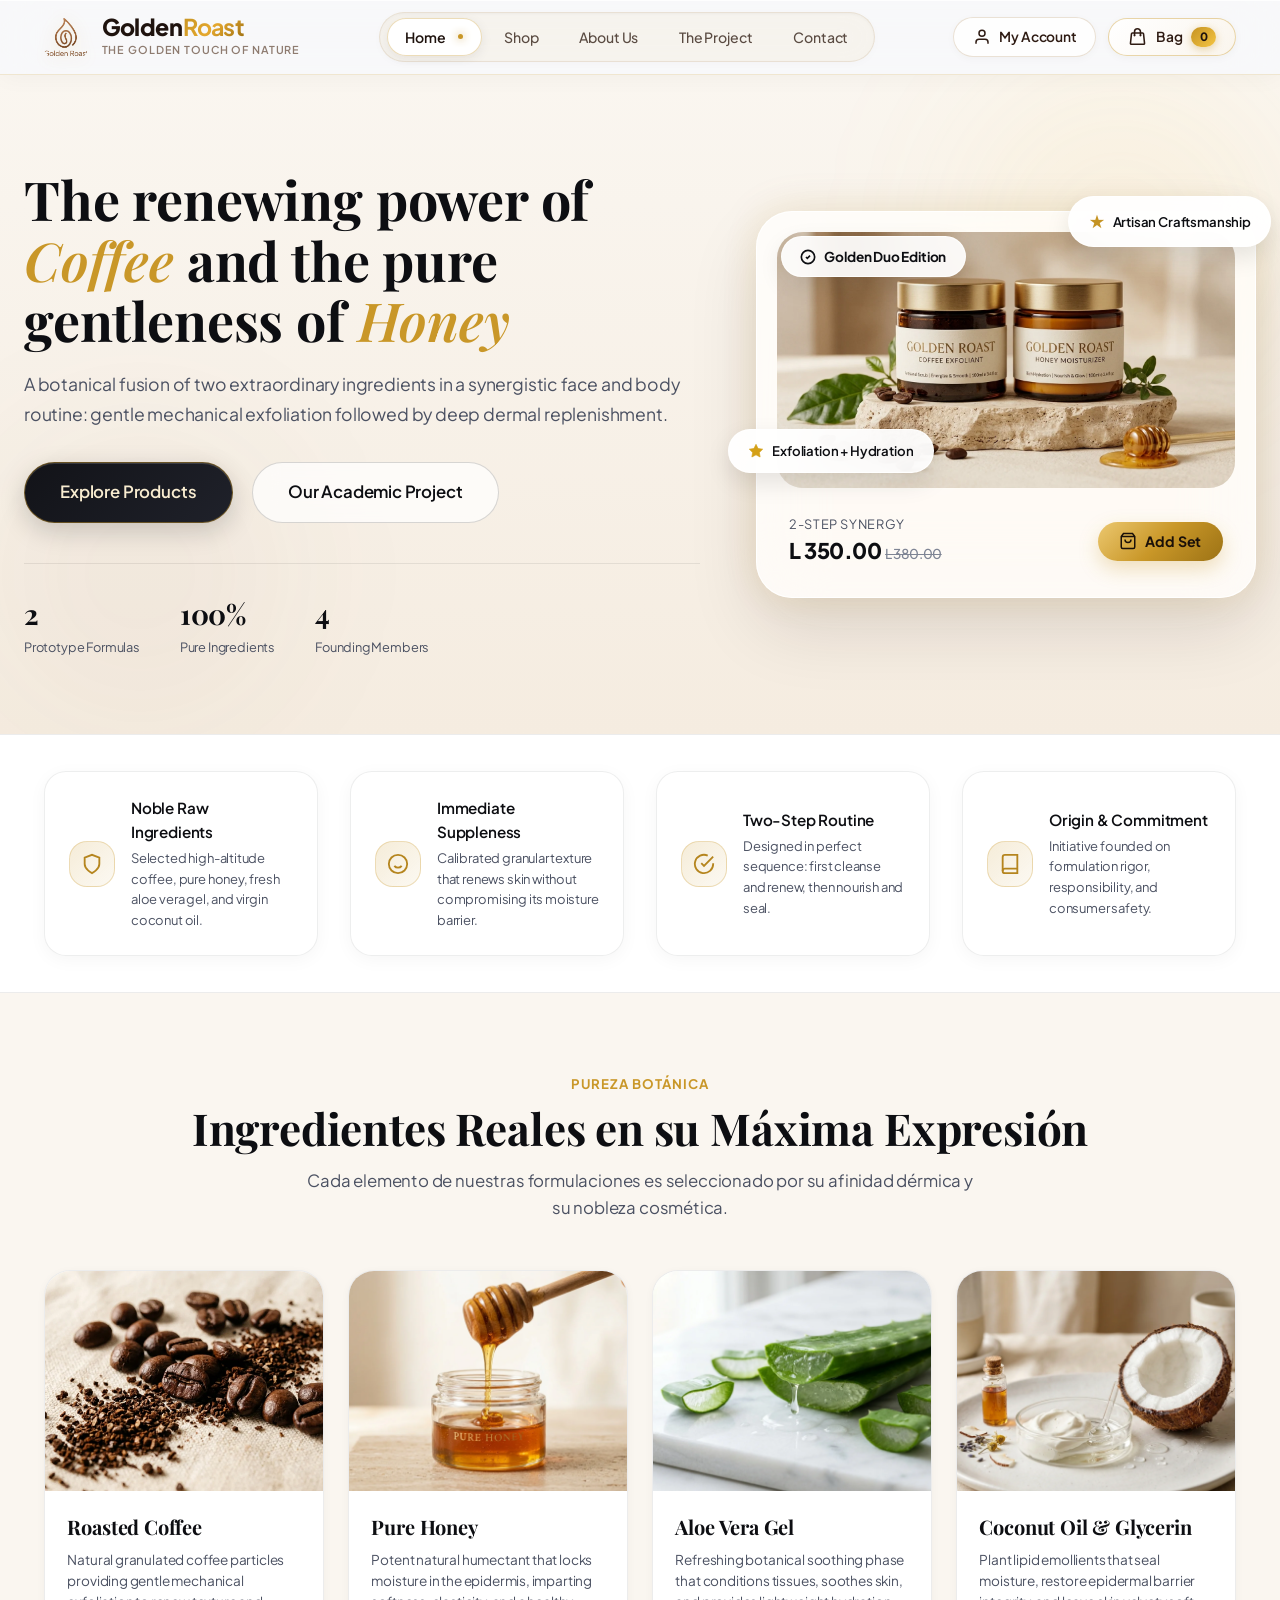
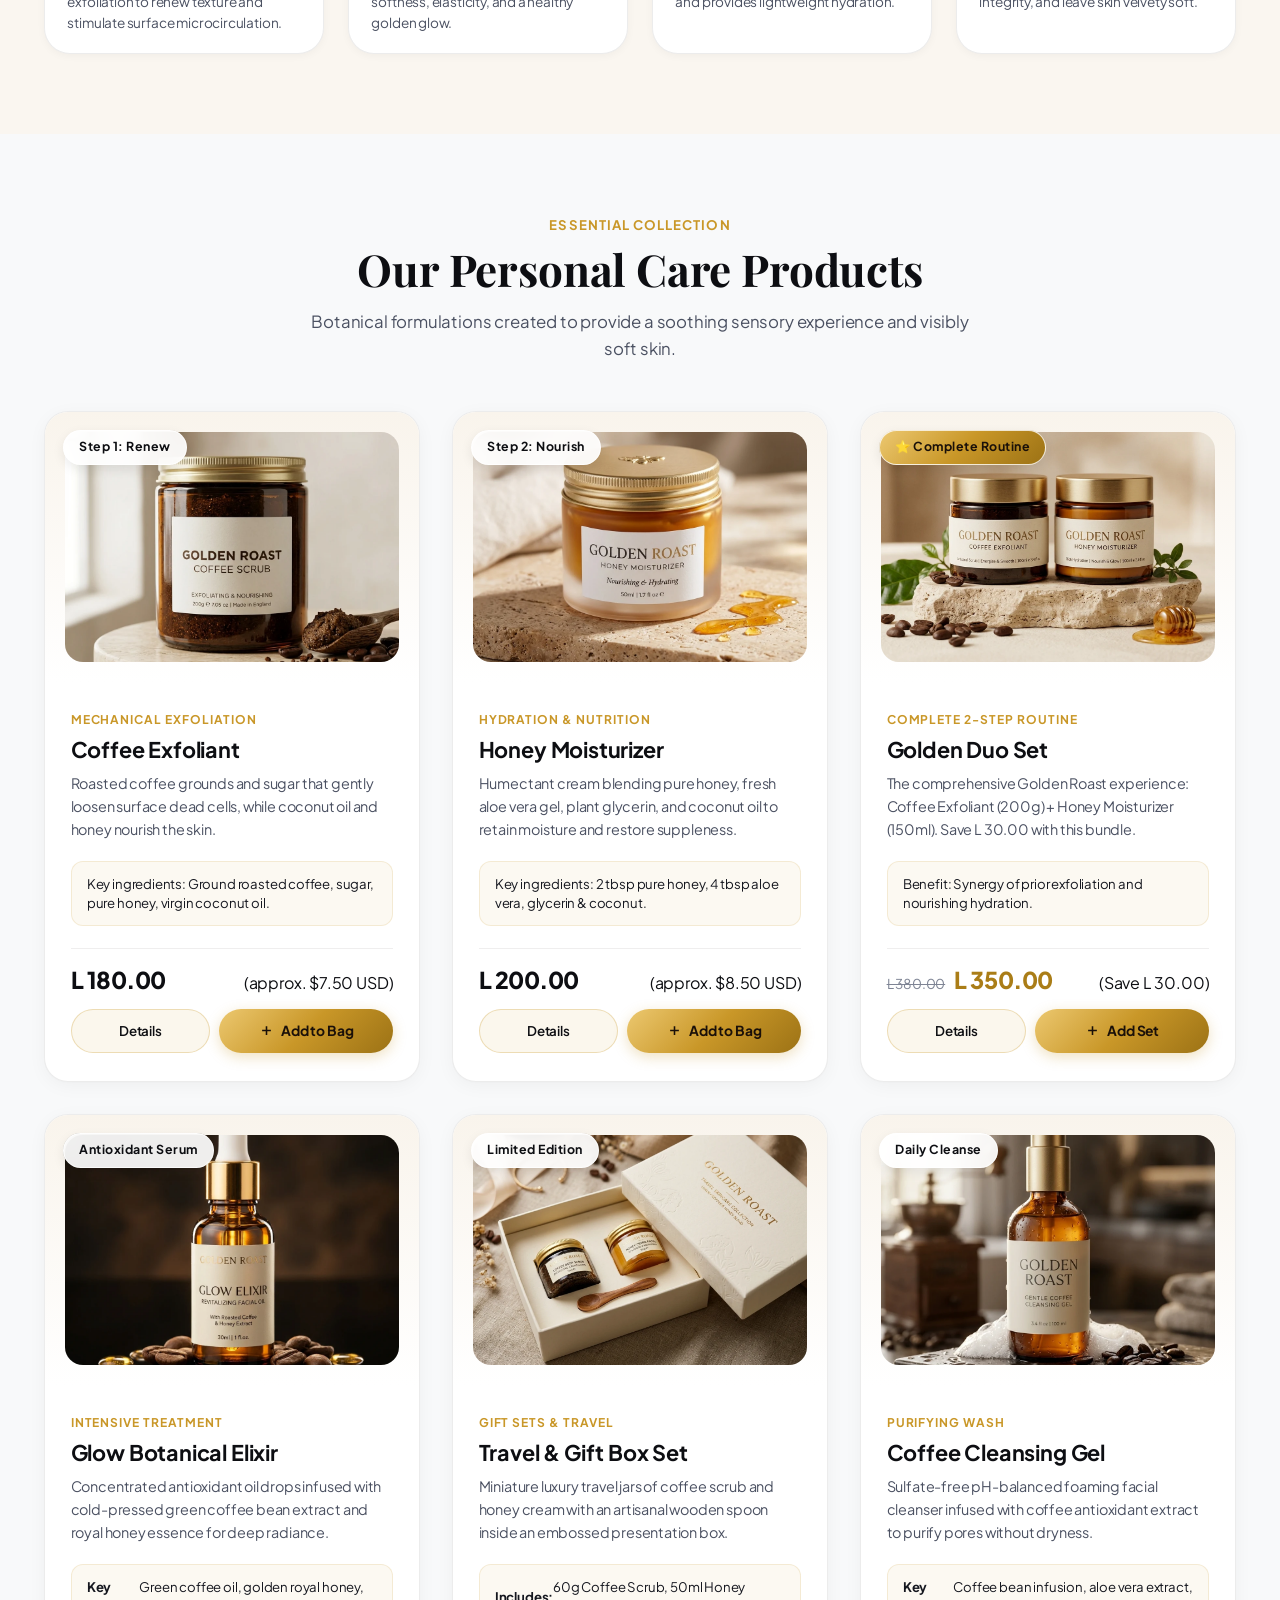
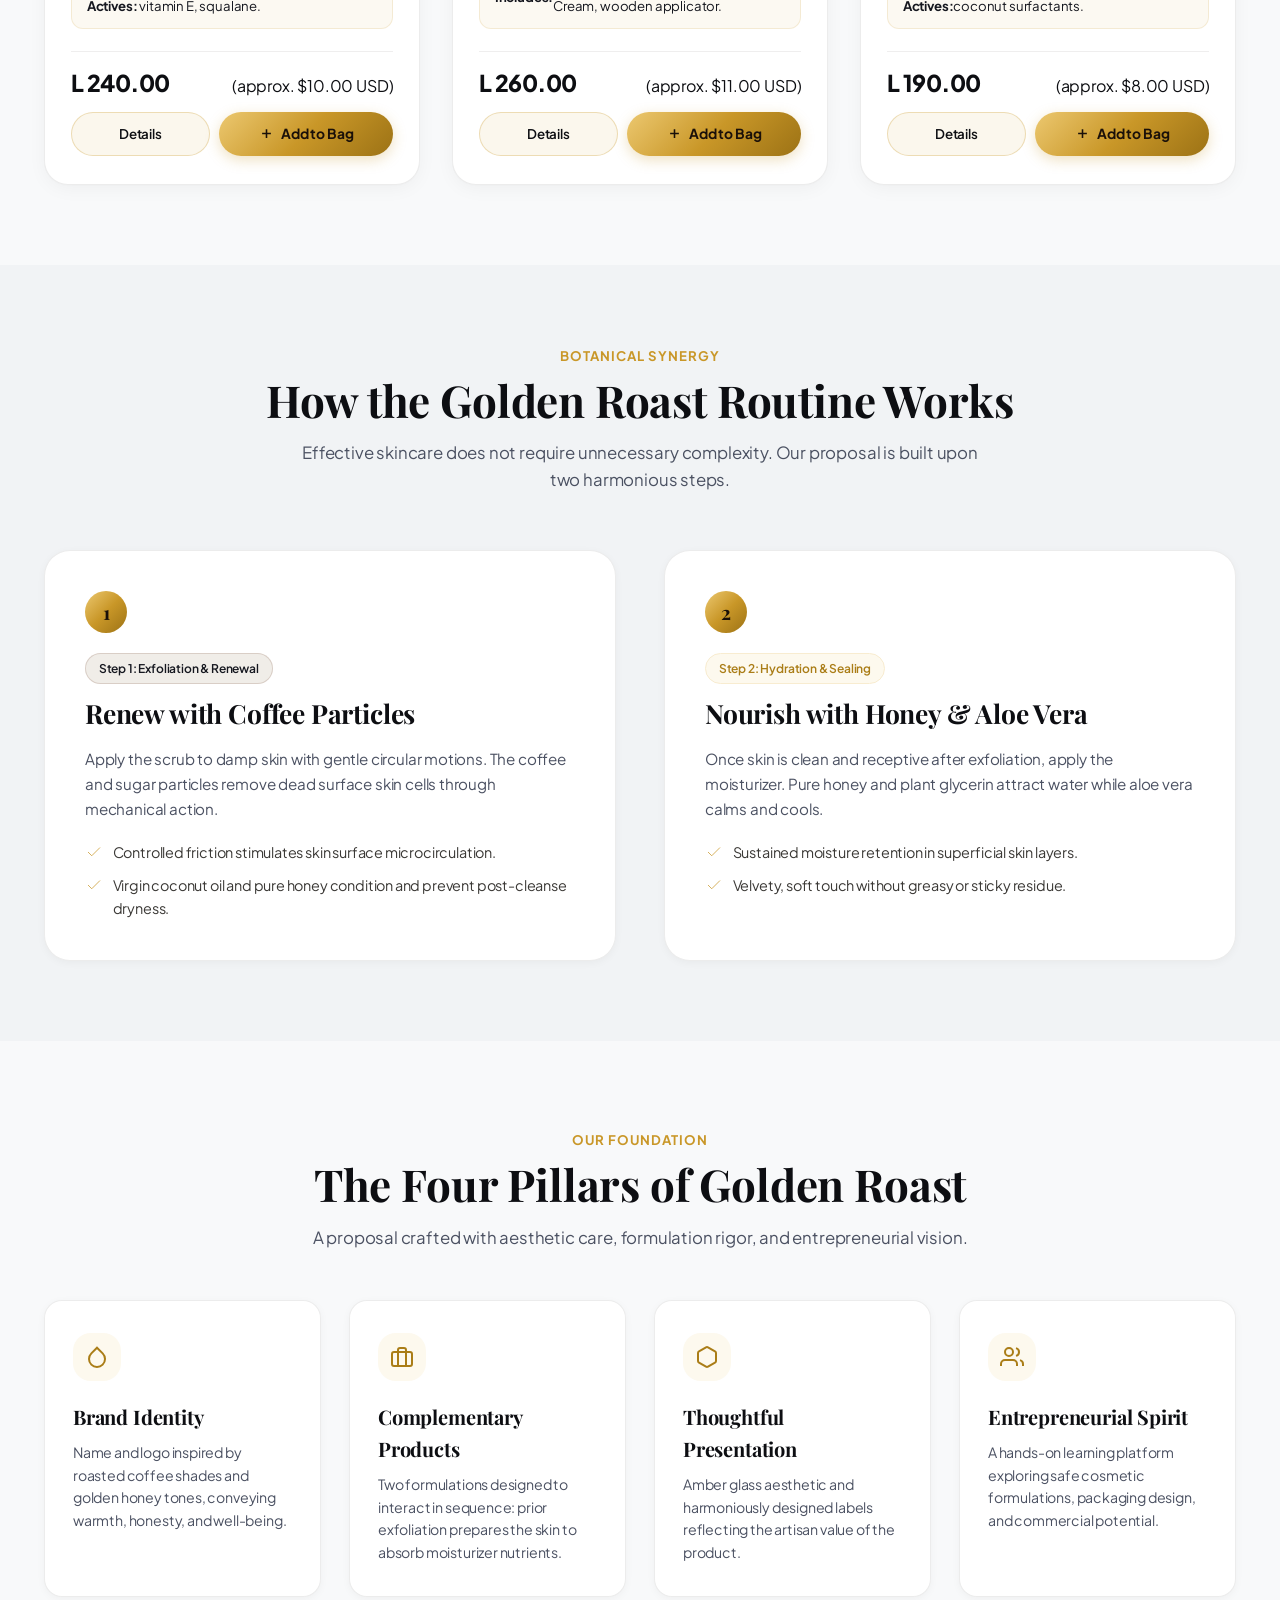
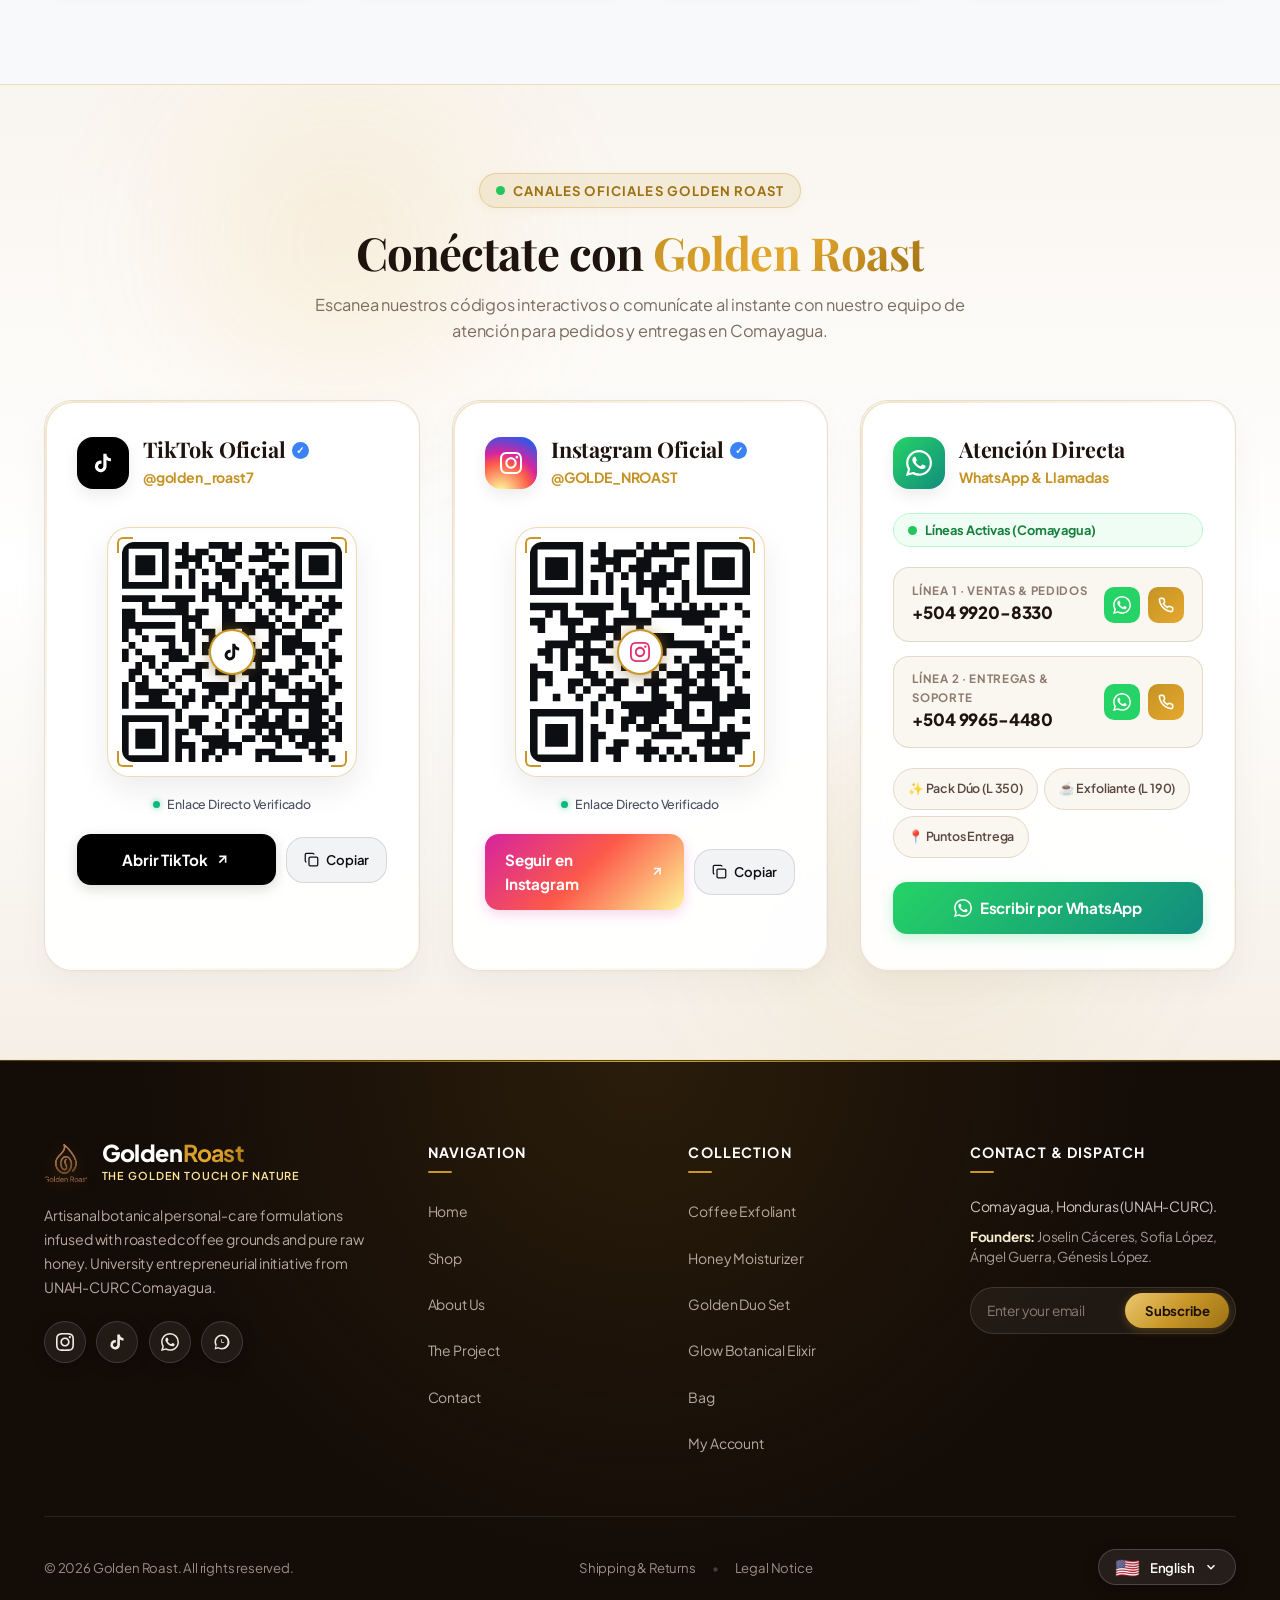
<file: index.html>
<!DOCTYPE html>
<html lang="en" class="notranslate" translate="no">
<head>
  <meta charset="UTF-8">
  <meta name="viewport" content="width=device-width, initial-scale=1.0">
  <meta name="google" content="notranslate">
  <title>Golden Roast - Artisan Coffee & Honey Botanical Skincare</title>
  <meta name="description" content="Golden Roast: Productos artesanales de cuidado personal formulados con café tostado y miel pura de abeja.">
  <link rel="icon" type="image/png" href="assets/img/logo.png">
  <link rel="stylesheet" href="css/styles.css?v=2.2.2">
</head>
<body>

  <!-- Ultra-Luxury Obsidian & Champagne Gold Preloader -->
  <div class="site-preloader" id="sitePreloader" aria-hidden="true">
    <div class="preloader-backdrop-glow"></div>
    <div class="preloader-content">
      <div class="preloader-symbol-wrap">
        <svg class="preloader-ring-svg" viewBox="0 0 100 100" width="86" height="86">
          <circle cx="50" cy="50" r="42" fill="none" stroke="rgba(197, 147, 35, 0.15)" stroke-width="2.5" />
          <circle cx="50" cy="50" r="42" fill="none" stroke="url(#preloaderGoldGrad)" stroke-width="2.5" stroke-dasharray="264" stroke-dashoffset="60" stroke-linecap="round" />
          <defs>
            <linearGradient id="preloaderGoldGrad" x1="0%" y1="0%" x2="100%" y2="100%">
              <stop offset="0%" stop-color="#FFE699" />
              <stop offset="50%" stop-color="#ECC870" />
              <stop offset="100%" stop-color="#C99728" />
            </linearGradient>
          </defs>
        </svg>
        <img src="assets/img/logo.png" alt="Golden Roast" class="preloader-brand-logo">
      </div>
      <div class="preloader-title">Golden<span>Roast</span></div>
      <div class="preloader-tagline" data-i18n="brand.slogan">The Golden touch of nature</div>
      <div class="preloader-progress-track">
        <div class="preloader-progress-bar"></div>
      </div>
    </div>
  </div>
  <script>
    (function(){
      function dismissPreloader(){
        var p = document.getElementById('sitePreloader');
        if (p && !p.classList.contains('dismissed')) {
          p.classList.add('dismissed');
          setTimeout(function(){ if(p && p.parentNode) p.parentNode.removeChild(p); }, 450);
        }
      }
      if (document.readyState === 'complete') {
        setTimeout(dismissPreloader, 350);
      } else {
        window.addEventListener('load', function(){ setTimeout(dismissPreloader, 350); });
        setTimeout(dismissPreloader, 1000); // 1.0s maximum guarantee
      }
    })();
  </script>



  

      <!-- Header (Apple Human Interface × Windows 11 Fluent Acrylic) -->
  <header class="main-header">
    <div class="container nav-container">
      <a href="index.html" class="brand-link" translate="no">
        <img src="assets/img/logo.png" alt="Golden Roast Logo" class="brand-logo-img">
        <div class="brand-text notranslate" translate="no">
          <span class="brand-name notranslate" translate="no">Golden<span>Roast</span></span>
          <span class="brand-slogan notranslate" translate="no">The Golden touch of nature</span>
        </div>
      </a>

      <!-- Navigation Dock & Off-Canvas Mobile Drawer -->
      <nav class="main-nav" id="mainNav">
        <div class="mobile-nav-header">
          <div class="brand-link" translate="no">
            <img src="assets/img/logo.png" alt="Golden Roast" class="brand-logo-img" style="width: 36px; height: 36px;">
            <span class="brand-name notranslate" translate="no" style="font-size: 1.25rem;">Golden<span>Roast</span></span>
          </div>
          <button class="mobile-nav-close" id="mobileNavClose" aria-label="Close navigation">&times;</button>
        </div>

        <ul class="nav-links">
          <li class="nav-item">
            <a href="index.html" class="active">
              <svg class="nav-icon" width="16" height="16" viewBox="0 0 24 24" fill="none" stroke="currentColor" stroke-width="2"><path d="m3 9 9-7 9 7v11a2 2 0 0 1-2 2H5a2 2 0 0 1-2-2z"/><polyline points="9 22 9 12 15 12 15 22"/></svg>
              <span data-i18n="nav.home">Home</span>
            </a>
          </li>
          <li class="nav-item">
            <a href="tienda.html" class="">
              <svg class="nav-icon" width="16" height="16" viewBox="0 0 24 24" fill="none" stroke="currentColor" stroke-width="2"><path d="M6 2 3 6v14a2 2 0 0 0 2 2h14a2 2 0 0 0 2-2V6l-3-4Z"/><line x1="3" y1="6" x2="21" y2="6"/><path d="M16 10a4 4 0 0 1-8 0"/></svg>
              <span data-i18n="nav.shop">Shop</span>
            </a>
          </li>
          <li class="nav-item">
            <a href="sobre-nosotros.html" class="">
              <svg class="nav-icon" width="16" height="16" viewBox="0 0 24 24" fill="none" stroke="currentColor" stroke-width="2"><circle cx="12" cy="12" r="10"/><line x1="12" y1="16" x2="12" y2="12"/><line x1="12" y1="8" x2="12.01" y2="8"/></svg>
              <span data-i18n="nav.about">About Us</span>
            </a>
          </li>
          <li class="nav-item">
            <a href="proyecto.html" class="">
              <svg class="nav-icon" width="16" height="16" viewBox="0 0 24 24" fill="none" stroke="currentColor" stroke-width="2"><path d="M4 19.5v-15A2.5 2.5 0 0 1 6.5 2H20v20H6.5a2.5 2.5 0 0 1-2.5-2.5Z"/><path d="M6 6h10"/><path d="M6 10h10"/></svg>
              <span data-i18n="nav.project">The Project</span>
            </a>
          </li>
          <li class="nav-item">
            <a href="contacto.html" class="">
              <svg class="nav-icon" width="16" height="16" viewBox="0 0 24 24" fill="none" stroke="currentColor" stroke-width="2"><path d="M22 16.92v3a2 2 0 0 1-2.18 2 19.79 19.79 0 0 1-8.63-3.07 19.5 19.5 0 0 1-6-6 19.79 19.79 0 0 1-3.07-8.67A2 2 0 0 1 4.11 2h3a2 2 0 0 1 2 1.72 12.84 12.84 0 0 0 .7 2.81 2 2 0 0 1-.45 2.11L8.09 9.91a16 16 0 0 0 6 6l1.27-1.27a2 2 0 0 1 2.11-.45 12.84 12.84 0 0 0 2.81.7A2 2 0 0 1 22 16.92z"/></svg>
              <span data-i18n="nav.contact">Contact</span>
            </a>
          </li>
        </ul>

        <div class="mobile-nav-footer">
          <a href="cuenta.html" class="nav-account-btn " style="width: 100%; justify-content: center;">
            <svg width="18" height="18" viewBox="0 0 24 24" fill="none" stroke="currentColor" stroke-width="2"><path d="M20 21v-2a4 4 0 0 0-4-4H8a4 4 0 0 0-4 4v2"/><circle cx="12" cy="7" r="4"/></svg>
            <span data-i18n="nav.account">My Account</span>
          </a>
        </div>
      </nav>

      <!-- Nav Actions -->
      <div class="nav-actions">
        <a href="cuenta.html" class="nav-account-btn ">
          <svg width="18" height="18" viewBox="0 0 24 24" fill="none" stroke="currentColor" stroke-width="2">
            <path d="M20 21v-2a4 4 0 0 0-4-4H8a4 4 0 0 0-4 4v2"></path>
            <circle cx="12" cy="7" r="4"></circle>
          </svg>
          <span data-i18n="nav.account">My Account</span>
        </a>

        <button class="btn-cart-nav" aria-label="Open Shopping Bag">
          <svg class="cart-icon-svg" viewBox="0 0 24 24" fill="none" stroke-width="2">
            <path stroke-linecap="round" stroke-linejoin="round" d="M15.75 10.5V6a3.75 3.75 0 10-7.5 0v4.5m11.356-1.993l1.263 12c.07.665-.45 1.243-1.119 1.243H4.25a1.125 1.125 0 01-1.12-1.243l1.264-12A1.125 1.125 0 015.513 7.5h12.974c.576 0 1.059.435 1.119 1.007zM8.625 10.5a.375.375 0 11-.75 0 .375.375 0 01.75 0zm7.5 0a.375.375 0 11-.75 0 .375.375 0 01.75 0z" />
          </svg>
          <span data-i18n="nav.cart">Bag</span>
          <span class="cart-badge">0</span>
        </button>

        <button class="mobile-toggle" id="mobileMenuToggle" aria-label="Open Menu">
          <svg width="22" height="22" viewBox="0 0 24 24" fill="none" stroke="currentColor" stroke-width="2.2">
            <line x1="3" y1="12" x2="21" y2="12"></line>
            <line x1="3" y1="6" x2="21" y2="6"></line>
            <line x1="3" y1="18" x2="21" y2="18"></line>
          </svg>
        </button>
      </div>
    </div>
  </header>

  <main>
    <!-- Hero Section con Ambient Glows -->
    <section class="hero">
      <div class="ambient-glow-orb hero-glow-1"></div>
      <div class="ambient-glow-orb hero-glow-2"></div>
      <div class="container hero-grid">
        <div class="hero-content">
          <h1 class="hero-title">
            <span data-i18n="hero.title_pre">The renewing power of</span> 
            <em data-i18n="hero.title_coffee">Coffee</em> 
            <span data-i18n="hero.title_and">and the pure gentleness of</span> 
            <em data-i18n="hero.title_honey">Honey</em>
          </h1>
          <p class="hero-desc" data-i18n="hero.desc">A botanical fusion of two extraordinary ingredients in a synergistic face and body routine: gentle mechanical exfoliation followed by deep dermal replenishment.</p>
          <div class="hero-cta-group">
            <a href="tienda.html" class="btn btn-primary btn-lg" data-i18n="hero.cta_shop">Explore Products</a>
            <a href="sobre-nosotros.html" class="btn btn-outline btn-lg" data-i18n="hero.cta_project">Our Academic Project</a>
          </div>
          <div class="hero-stats">
            <div class="stat-item">
              <span class="stat-num">2</span>
              <span class="stat-label" data-i18n="hero.stat_prototypes">Prototype Formulas</span>
            </div>
            <div class="stat-item">
              <span class="stat-num">100%</span>
              <span class="stat-label" data-i18n="hero.stat_natural">Pure Ingredients</span>
            </div>
            <div class="stat-item">
              <span class="stat-num">4</span>
              <span class="stat-label" data-i18n="hero.stat_team">Founding Members</span>
            </div>
          </div>
        </div>

        <div class="hero-visual-stage">
          <div class="hero-floating-bubble hero-bubble-top">
            <span style="color: #C59323; font-size: 1.1rem;">★</span>
            <span data-i18n="hero.pill_artisan">Artisan Craftsmanship</span>
          </div>

          <div class="hero-interactive-card">
            <div class="hero-spotlight-tag">
              <svg width="16" height="16" viewBox="0 0 24 24" fill="none" stroke="currentColor" stroke-width="2.5"><circle cx="12" cy="12" r="10"/><path d="m9 12 2 2 4-4"/></svg>
              <span>Golden Duo Edition</span>
            </div>

            <div class="hero-media-wrapper">
              <picture>
                <source srcset="assets/img/photo-hero-duo.webp" type="image/webp">
                <img src="assets/img/photo-hero-duo.jpg" alt="Golden Roast Skincare Duo Set" class="hero-img" width="600" height="420" loading="eager">
              </picture>
            </div>

            <div class="hero-interactive-bar">
              <div>
                <div style="font-size: 0.8rem; color: var(--text-muted); text-transform: uppercase; letter-spacing: 0.05em;">2-Step Synergy</div>
                <div class="hero-price-tag">L 350.00 <span style="font-size: 0.85rem; color: var(--text-light); text-decoration: line-through; font-weight: 500;">L 380.00</span></div>
              </div>

              <button class="hero-action-pill" data-add-cart="pack-duo">
                <svg width="18" height="18" viewBox="0 0 24 24" fill="none" stroke="currentColor" stroke-width="2"><path d="M6 2 3 6v14a2 2 0 0 0 2 2h14a2 2 0 0 0 2-2V6l-3-4Z"/><path d="M3 6h18"/><path d="M16 10a4 4 0 0 1-8 0"/></svg>
                <span>Add Set</span>
              </button>
            </div>
          </div>

          <div class="hero-floating-bubble hero-bubble-bottom">
            <svg width="16" height="16" viewBox="0 0 24 24" fill="#D4A017" stroke="#D4A017">
              <polygon points="12 2 15.09 8.26 22 9.27 17 14.14 18.18 21.02 12 17.77 5.82 21.02 7 14.14 2 9.27 8.91 8.26 12 2"/>
            </svg>
            <span data-i18n="hero.pill_routine">Exfoliation + Hydration</span>
          </div>
        </div>
      </div>
    </section>

    <!-- Trust / Values Bar -->
    <section class="trust-bar">
      <div class="container trust-grid">
        <div class="trust-card">
          <div class="trust-icon">
            <svg width="22" height="22" viewBox="0 0 24 24" fill="none" stroke="currentColor" stroke-width="2">
              <path d="M12 22s8-4 8-10V5l-8-3-8 3v7c0 6 8 10 8 10z"></path>
            </svg>
          </div>
          <div>
            <h4 class="trust-title" data-i18n="trust.ingredients.title">Noble Raw Ingredients</h4>
            <p class="trust-desc" data-i18n="trust.ingredients.desc">Selected high-altitude coffee, pure honey, fresh aloe vera gel, and virgin coconut oil.</p>
          </div>
        </div>

        <div class="trust-card">
          <div class="trust-icon">
            <svg width="22" height="22" viewBox="0 0 24 24" fill="none" stroke="currentColor" stroke-width="2">
              <circle cx="12" cy="12" r="10"></circle>
              <path d="M8 14s1.5 2 4 2 4-2 4-2"></path>
              <line x1="9" y1="9" x2="9.01" y2="9"></line>
              <line x1="15" y1="9" x2="15.01" y2="9"></line>
            </svg>
          </div>
          <div>
            <h4 class="trust-title" data-i18n="trust.softness.title">Immediate Suppleness</h4>
            <p class="trust-desc" data-i18n="trust.softness.desc">Calibrated granular texture that renews skin without compromising its moisture barrier.</p>
          </div>
        </div>

        <div class="trust-card">
          <div class="trust-icon">
            <svg width="22" height="22" viewBox="0 0 24 24" fill="none" stroke="currentColor" stroke-width="2">
              <path d="M22 11.08V12a10 10 0 1 1-5.93-9.14"></path>
              <polyline points="22 4 12 14.01 9 11.01"></polyline>
            </svg>
          </div>
          <div>
            <h4 class="trust-title" data-i18n="trust.synergy.title">Two-Step Routine</h4>
            <p class="trust-desc" data-i18n="trust.synergy.desc">Designed in perfect sequence: first cleanse and renew, then nourish and seal.</p>
          </div>
        </div>

        <div class="trust-card">
          <div class="trust-icon">
            <svg width="22" height="22" viewBox="0 0 24 24" fill="none" stroke="currentColor" stroke-width="2">
              <path d="M4 19.5A2.5 2.5 0 0 1 6.5 17H20"></path>
              <path d="M6.5 2H20v20H6.5A2.5 2.5 0 0 1 4 19.5v-15A2.5 2.5 0 0 1 6.5 2z"></path>
            </svg>
          </div>
          <div>
            <h4 class="trust-title" data-i18n="trust.origin.title">Origin & Commitment</h4>
            <p class="trust-desc" data-i18n="trust.origin.desc">Initiative founded on formulation rigor, responsibility, and consumer safety.</p>
          </div>
        </div>
      </div>
    </section>

    <!-- Módulo de Fotografía Real de Ingredientes -->
    <section class="ingredient-showcase-section">
      <div class="container">
        <div style="text-align: center;">
          <span class="section-tag">Pureza Botánica</span>
          <h2 class="section-title">Ingredientes Reales en su Máxima Expresión</h2>
          <p class="section-subtitle">
            Cada elemento de nuestras formulaciones es seleccionado por su afinidad dérmica y su nobleza cosmética.
          </p>
        </div>

        <div class="ingredient-photo-grid">
          <!-- 1. Roasted Coffee -->
          <article class="ingredient-photo-card">
            <div class="ingredient-img-wrapper">
              <picture>
                <source srcset="assets/img/photo-coffee-beans.webp" type="image/webp">
                <img src="assets/img/photo-coffee-beans.jpg" alt="Roasted Coffee Beans and Natural Grounds" loading="lazy" width="400" height="260">
              </picture>
            </div>
            <div class="ingredient-card-content">
              <h4 data-i18n="home.ing_coffee_title">Roasted Coffee</h4>
              <p data-i18n="home.ing_coffee_desc">Natural granulated coffee particles providing gentle mechanical exfoliation to renew texture and stimulate surface microcirculation.</p>
            </div>
          </article>

          <!-- 2. Pure Honey -->
          <article class="ingredient-photo-card">
            <div class="ingredient-img-wrapper">
              <picture>
                <source srcset="assets/img/photo-honey.webp" type="image/webp">
                <img src="assets/img/photo-honey.jpg" alt="Pure Raw Natural Honey" loading="lazy" width="400" height="260">
              </picture>
            </div>
            <div class="ingredient-card-content">
              <h4 data-i18n="home.ing_honey_title">Pure Honey</h4>
              <p data-i18n="home.ing_honey_desc">Potent natural humectant that locks moisture in the epidermis, imparting softness, elasticity, and a healthy golden glow.</p>
            </div>
          </article>

          <!-- 3. Aloe Vera Gel -->
          <article class="ingredient-photo-card">
            <div class="ingredient-img-wrapper">
              <picture>
                <source srcset="assets/img/photo-aloe-vera.webp" type="image/webp">
                <img src="assets/img/photo-aloe-vera.jpg" alt="Fresh Green Aloe Vera Botanical Leaf" loading="lazy" width="400" height="260">
              </picture>
            </div>
            <div class="ingredient-card-content">
              <h4 data-i18n="home.ing_aloe_title">Aloe Vera Gel</h4>
              <p data-i18n="home.ing_aloe_desc">Refreshing botanical soothing phase that conditions tissues, soothes skin, and provides lightweight hydration.</p>
            </div>
          </article>

          <!-- 4. Coconut Oil and Glycerin -->
          <article class="ingredient-photo-card">
            <div class="ingredient-img-wrapper">
              <picture>
                <source srcset="assets/img/photo-cream-texture.webp" type="image/webp">
                <img src="assets/img/photo-cream-texture.jpg" alt="Virgin Coconut Oil and Plant Glycerin" loading="lazy" width="400" height="260">
              </picture>
            </div>
            <div class="ingredient-card-content">
              <h4 data-i18n="home.ing_coconut_title">Coconut Oil & Glycerin</h4>
              <p data-i18n="home.ing_coconut_desc">Plant lipid emollients that seal moisture, restore epidermal barrier integrity, and leave skin velvety soft.</p>
            </div>
          </article>
        </div>
      </div>
    </section>

    <!-- Featured Products -->
    <section class="products-section">
      <div class="container">
        <div style="text-align: center;">
          <span class="section-tag" data-i18n="shop.tag">Essential Collection</span>
          <h2 class="section-title" data-i18n="shop.title">Our Personal Care Products</h2>
          <p class="section-subtitle" data-i18n="shop.subtitle">Botanical formulations created to provide a soothing sensory experience and visibly soft skin.</p>
        </div>

                <div class="products-grid-6">

          <!-- 1. Coffee Exfoliant -->
          <article class="product-enterprise-card">
            <span class="product-badge-float" data-i18n="product.step1">Step 1: Renew</span>
            <div class="product-thumb-container">
              <picture>
                <source srcset="assets/img/producto-exfoliante.webp" type="image/webp">
                <img src="assets/img/producto-exfoliante.jpg" alt="Golden Roast Coffee Exfoliant" loading="lazy" width="400" height="350">
              </picture>
            </div>
            <div class="product-info-box">
              <span class="product-tagline" data-i18n="prod.scrub.cat">Mechanical Exfoliation</span>
              <h3 class="product-heading-link"><a href="producto-exfoliante.html" data-i18n="prod.scrub.name">Coffee Exfoliant</a></h3>
              <p class="product-brief" data-i18n="prod.scrub.summary">Roasted coffee grounds and sugar that gently loosen surface dead cells, while coconut oil and honey nourish the skin.</p>
              <div class="product-botanical-keys" data-i18n="prod.scrub.ingredients_label">Key ingredients: Ground roasted coffee, sugar, pure honey, virgin coconut oil.</div>
              <div class="product-bottom-row">
                <div class="product-price-bar">
                  <span class="product-price-main" data-i18n="prod.scrub.price">L 180.00</span>
                  <span class="product-price-sub">(approx. $7.50 USD)</span>
                </div>
                <div class="product-actions-group">
                  <a href="producto-exfoliante.html" class="product-btn-secondary" data-i18n="btn.view_details">Details</a>
                  <button class="product-btn-add" data-add-cart="exfoliante">
                    <svg width="15" height="15" viewBox="0 0 24 24" fill="none" stroke="currentColor" stroke-width="2.5"><line x1="12" y1="5" x2="12" y2="19"/><line x1="5" y1="12" x2="19" y2="12"/></svg>
                    <span data-i18n="btn.add_to_cart">Add to Bag</span>
                  </button>
                </div>
              </div>
            </div>
          </article>

          <!-- 2. Honey Moisturizer -->
          <article class="product-enterprise-card">
            <span class="product-badge-float" data-i18n="product.step2">Step 2: Nourish</span>
            <div class="product-thumb-container">
              <picture>
                <source srcset="assets/img/producto-hidratante.webp" type="image/webp">
                <img src="assets/img/producto-hidratante.jpg" alt="Golden Roast Honey Moisturizer" loading="lazy" width="400" height="350">
              </picture>
            </div>
            <div class="product-info-box">
              <span class="product-tagline" data-i18n="prod.cream.cat">Hydration & Nutrition</span>
              <h3 class="product-heading-link"><a href="producto-hidratante.html" data-i18n="prod.cream.name">Honey Moisturizer</a></h3>
              <p class="product-brief" data-i18n="prod.cream.summary">Humectant cream blending pure honey, fresh aloe vera gel, plant glycerin, and coconut oil to retain moisture and restore suppleness.</p>
              <div class="product-botanical-keys" data-i18n="prod.cream.ingredients_label">Key ingredients: 2 tbsp pure honey, 4 tbsp aloe vera, glycerin & coconut.</div>
              <div class="product-bottom-row">
                <div class="product-price-bar">
                  <span class="product-price-main" data-i18n="prod.cream.price">L 200.00</span>
                  <span class="product-price-sub">(approx. $8.50 USD)</span>
                </div>
                <div class="product-actions-group">
                  <a href="producto-hidratante.html" class="product-btn-secondary" data-i18n="btn.view_details">Details</a>
                  <button class="product-btn-add" data-add-cart="hidratante">
                    <svg width="15" height="15" viewBox="0 0 24 24" fill="none" stroke="currentColor" stroke-width="2.5"><line x1="12" y1="5" x2="12" y2="19"/><line x1="5" y1="12" x2="19" y2="12"/></svg>
                    <span data-i18n="btn.add_to_cart">Add to Bag</span>
                  </button>
                </div>
              </div>
            </div>
          </article>

          <!-- 3. Golden Duo Set -->
          <article class="product-enterprise-card" style="border: 2px solid var(--gold-primary);">
            <span class="product-badge-float" style="background: var(--gold-gradient); color: #1A1009;" data-i18n="product.recommended">⭐ Complete Routine</span>
            <div class="product-thumb-container">
              <picture>
                <source srcset="assets/img/producto-pack.webp" type="image/webp">
                <img src="assets/img/producto-pack.jpg" alt="Golden Duo Complete Routine" loading="lazy" width="400" height="350">
              </picture>
            </div>
            <div class="product-info-box">
              <span class="product-tagline" data-i18n="prod.bundle.cat">Complete 2-Step Routine</span>
              <h3 class="product-heading-link"><a href="sobre-nosotros.html#rutina" data-i18n="prod.bundle.name">Golden Duo Set</a></h3>
              <p class="product-brief" data-i18n="prod.bundle.summary">The comprehensive Golden Roast experience: Coffee Exfoliant (200g) + Honey Moisturizer (150ml). Save L 30.00 with this bundle.</p>
              <div class="product-botanical-keys" data-i18n="prod.bundle.ingredients_label">Benefit: Synergy of prior exfoliation and nourishing hydration.</div>
              <div class="product-bottom-row">
                <div class="product-price-bar">
                  <div>
                    <span style="font-size: 0.85rem; color: var(--text-light); text-decoration: line-through; margin-right: 0.4rem;" data-i18n="prod.bundle.original_price">L 380.00</span>
                    <span class="product-price-main" style="color: var(--gold-hover);" data-i18n="prod.bundle.price">L 350.00</span>
                  </div>
                  <span class="product-price-sub">(Save L 30.00)</span>
                </div>
                <div class="product-actions-group">
                  <a href="sobre-nosotros.html#rutina" class="product-btn-secondary" data-i18n="btn.view_details">Details</a>
                  <button class="product-btn-add" data-add-cart="pack-duo">
                    <svg width="15" height="15" viewBox="0 0 24 24" fill="none" stroke="currentColor" stroke-width="2.5"><line x1="12" y1="5" x2="12" y2="19"/><line x1="5" y1="12" x2="19" y2="12"/></svg>
                    <span data-i18n="btn.add_bundle">Add Set</span>
                  </button>
                </div>
              </div>
            </div>
          </article>

          <!-- 4. Glow Botanical Elixir -->
          <article class="product-enterprise-card">
            <span class="product-badge-float">Antioxidant Serum</span>
            <div class="product-thumb-container">
              <picture>
                <source srcset="assets/img/producto-elixir.webp" type="image/webp">
                <img src="assets/img/producto-elixir.jpg" alt="Glow Botanical Elixir" loading="lazy" width="400" height="350">
              </picture>
            </div>
            <div class="product-info-box">
              <span class="product-tagline">Intensive Treatment</span>
              <h3 class="product-heading-link"><a href="producto-hidratante.html">Glow Botanical Elixir</a></h3>
              <p class="product-brief">
                Concentrated antioxidant oil drops infused with cold-pressed green coffee bean extract and royal honey essence for deep radiance.
              </p>
              <div class="product-botanical-keys">
                <strong>Key Actives:</strong> Green coffee oil, golden royal honey, vitamin E, squalane.
              </div>
              <div class="product-bottom-row">
                <div class="product-price-bar">
                  <span class="product-price-main">L 240.00</span>
                  <span class="product-price-sub">(approx. $10.00 USD)</span>
                </div>
                <div class="product-actions-group">
                  <a href="producto-hidratante.html" class="product-btn-secondary" data-i18n="btn.view_details">Details</a>
                  <button class="product-btn-add" data-add-cart="elixir">
                    <svg width="15" height="15" viewBox="0 0 24 24" fill="none" stroke="currentColor" stroke-width="2.5"><line x1="12" y1="5" x2="12" y2="19"/><line x1="5" y1="12" x2="19" y2="12"/></svg>
                    <span data-i18n="btn.add_to_cart">Add to Bag</span>
                  </button>
                </div>
              </div>
            </div>
          </article>

          <!-- 5. Travel & Gift Collection -->
          <article class="product-enterprise-card">
            <span class="product-badge-float">Limited Edition</span>
            <div class="product-thumb-container">
              <picture>
                <source srcset="assets/img/producto-travel-kit.webp" type="image/webp">
                <img src="assets/img/producto-travel-kit.jpg" alt="Travel and Gift Collection" loading="lazy" width="400" height="350">
              </picture>
            </div>
            <div class="product-info-box">
              <span class="product-tagline">Gift Sets & Travel</span>
              <h3 class="product-heading-link"><a href="sobre-nosotros.html#rutina">Travel & Gift Box Set</a></h3>
              <p class="product-brief">
                Miniature luxury travel jars of coffee scrub and honey cream with an artisanal wooden spoon inside an embossed presentation box.
              </p>
              <div class="product-botanical-keys">
                <strong>Includes:</strong> 60g Coffee Scrub, 50ml Honey Cream, wooden applicator.
              </div>
              <div class="product-bottom-row">
                <div class="product-price-bar">
                  <span class="product-price-main">L 260.00</span>
                  <span class="product-price-sub">(approx. $11.00 USD)</span>
                </div>
                <div class="product-actions-group">
                  <a href="sobre-nosotros.html#rutina" class="product-btn-secondary" data-i18n="btn.view_details">Details</a>
                  <button class="product-btn-add" data-add-cart="travel-kit">
                    <svg width="15" height="15" viewBox="0 0 24 24" fill="none" stroke="currentColor" stroke-width="2.5"><line x1="12" y1="5" x2="12" y2="19"/><line x1="5" y1="12" x2="19" y2="12"/></svg>
                    <span data-i18n="btn.add_to_cart">Add to Bag</span>
                  </button>
                </div>
              </div>
            </div>
          </article>

          <!-- 6. Gentle Coffee Cleansing Gel -->
          <article class="product-enterprise-card">
            <span class="product-badge-float">Daily Cleanse</span>
            <div class="product-thumb-container">
              <picture>
                <source srcset="assets/img/producto-cleanser.webp" type="image/webp">
                <img src="assets/img/producto-cleanser.jpg" alt="Gentle Coffee Cleansing Gel" loading="lazy" width="400" height="350">
              </picture>
            </div>
            <div class="product-info-box">
              <span class="product-tagline">Purifying Wash</span>
              <h3 class="product-heading-link"><a href="producto-exfoliante.html">Coffee Cleansing Gel</a></h3>
              <p class="product-brief">
                Sulfate-free pH-balanced foaming facial cleanser infused with coffee antioxidant extract to purify pores without dryness.
              </p>
              <div class="product-botanical-keys">
                <strong>Key Actives:</strong> Coffee bean infusion, aloe vera extract, coconut surfactants.
              </div>
              <div class="product-bottom-row">
                <div class="product-price-bar">
                  <span class="product-price-main">L 190.00</span>
                  <span class="product-price-sub">(approx. $8.00 USD)</span>
                </div>
                <div class="product-actions-group">
                  <a href="producto-exfoliante.html" class="product-btn-secondary" data-i18n="btn.view_details">Details</a>
                  <button class="product-btn-add" data-add-cart="cleanser">
                    <svg width="15" height="15" viewBox="0 0 24 24" fill="none" stroke="currentColor" stroke-width="2.5"><line x1="12" y1="5" x2="12" y2="19"/><line x1="5" y1="12" x2="19" y2="12"/></svg>
                    <span data-i18n="btn.add_to_cart">Add to Bag</span>
                  </button>
                </div>
              </div>
            </div>
          </article>
        </div>
      </div>
    </section>

    <!-- Routine in 2 Steps -->
    <section class="routine-section">
      <div class="container">
        <div style="text-align: center;">
          <span class="section-tag" data-i18n="routine.tag">Botanical Synergy</span>
          <h2 class="section-title" data-i18n="routine.title">How the Golden Roast Routine Works</h2>
          <p class="section-subtitle" data-i18n="routine.subtitle">Effective skincare does not require unnecessary complexity. Our proposal is built upon two harmonious steps.</p>
        </div>

        <div class="routine-steps-grid">
          <div class="step-card">
            <div class="step-num-badge" data-i18n="routine.step1.num">1</div>
            <span class="badge badge-coffee" style="margin-bottom: 0.5rem;" data-i18n="routine.step1.badge">Step 1: Exfoliation & Renewal</span>
            <h3 class="step-title" data-i18n="routine.step1.title">Renew with Coffee Particles</h3>
            <p class="step-desc" data-i18n="routine.step1.desc">Apply the scrub to damp skin with gentle circular motions. The coffee and sugar particles remove dead surface skin cells through mechanical action.</p>
            <ul class="step-points">
              <li>
                <svg viewBox="0 0 24 24" fill="none"><polyline points="20 6 9 17 4 12"></polyline></svg>
                <span data-i18n="routine.step1.p1">Controlled friction stimulates skin surface microcirculation.</span>
              </li>
              <li>
                <svg viewBox="0 0 24 24" fill="none"><polyline points="20 6 9 17 4 12"></polyline></svg>
                <span data-i18n="routine.step1.p2">Virgin coconut oil and pure honey condition and prevent post-cleanse dryness.</span>
              </li>
            </ul>
          </div>

          <div class="step-card">
            <div class="step-num-badge" data-i18n="routine.step2.num">2</div>
            <span class="badge badge-gold" style="margin-bottom: 0.5rem;" data-i18n="routine.step2.badge">Step 2: Hydration & Sealing</span>
            <h3 class="step-title" data-i18n="routine.step2.title">Nourish with Honey & Aloe Vera</h3>
            <p class="step-desc" data-i18n="routine.step2.desc">Once skin is clean and receptive after exfoliation, apply the moisturizer. Pure honey and plant glycerin attract water while aloe vera calms and cools.</p>
            <ul class="step-points">
              <li>
                <svg viewBox="0 0 24 24" fill="none"><polyline points="20 6 9 17 4 12"></polyline></svg>
                <span data-i18n="routine.step2.p1">Sustained moisture retention in superficial skin layers.</span>
              </li>
              <li>
                <svg viewBox="0 0 24 24" fill="none"><polyline points="20 6 9 17 4 12"></polyline></svg>
                <span data-i18n="routine.step2.p2">Velvety, soft touch without greasy or sticky residue.</span>
              </li>
            </ul>
          </div>
        </div>
      </div>
    </section>

    <!-- Value Proposition -->
    <section class="value-section">
      <div class="container">
        <div style="text-align: center;">
          <span class="section-tag" data-i18n="value.tag">Our Foundation</span>
          <h2 class="section-title" data-i18n="value.title">The Four Pillars of Golden Roast</h2>
          <p class="section-subtitle" data-i18n="value.subtitle">A proposal crafted with aesthetic care, formulation rigor, and entrepreneurial vision.</p>
        </div>

        <div class="value-grid">
          <div class="value-card">
            <div class="value-icon">
              <svg width="24" height="24" viewBox="0 0 24 24" fill="none" stroke="currentColor" stroke-width="2">
                <path d="M12 2.69l5.66 5.66a8 8 0 1 1-11.31 0z"></path>
              </svg>
            </div>
            <h4 data-i18n="value.p1.title">Brand Identity</h4>
            <p data-i18n="value.p1.desc">Name and logo inspired by roasted coffee shades and golden honey tones, conveying warmth, honesty, and well-being.</p>
          </div>

          <div class="value-card">
            <div class="value-icon">
              <svg width="24" height="24" viewBox="0 0 24 24" fill="none" stroke="currentColor" stroke-width="2">
                <rect x="2" y="7" width="20" height="14" rx="2" ry="2"></rect>
                <path d="M16 21V5a2 2 0 0 0-2-2h-4a2 2 0 0 0-2 2v16"></path>
              </svg>
            </div>
            <h4 data-i18n="value.p2.title">Complementary Products</h4>
            <p data-i18n="value.p2.desc">Two formulations designed to interact in sequence: prior exfoliation prepares the skin to absorb moisturizer nutrients.</p>
          </div>

          <div class="value-card">
            <div class="value-icon">
              <svg width="24" height="24" viewBox="0 0 24 24" fill="none" stroke="currentColor" stroke-width="2">
                <path d="M21 16V8a2 2 0 0 0-1-1.73l-7-4a2 2 0 0 0-2 0l-7 4A2 2 0 0 0 3 8v8a2 2 0 0 0 1 1.73l7 4a2 2 0 0 0 2 0l7-4A2 2 0 0 0 21 16z"></path>
              </svg>
            </div>
            <h4 data-i18n="value.p3.title">Thoughtful Presentation</h4>
            <p data-i18n="value.p3.desc">Amber glass aesthetic and harmoniously designed labels reflecting the artisan value of the product.</p>
          </div>

          <div class="value-card">
            <div class="value-icon">
              <svg width="24" height="24" viewBox="0 0 24 24" fill="none" stroke="currentColor" stroke-width="2">
                <path d="M17 21v-2a4 4 0 0 0-4-4H5a4 4 0 0 0-4 4v2"></path>
                <circle cx="9" cy="7" r="4"></circle>
                <path d="M23 21v-2a4 4 0 0 0-3-3.87"></path>
                <path d="M16 3.13a4 4 0 0 1 0 7.75"></path>
              </svg>
            </div>
            <h4 data-i18n="value.p4.title">Entrepreneurial Spirit</h4>
            <p data-i18n="value.p4.desc">A hands-on learning platform exploring safe cosmetic formulations, packaging design, and commercial potential.</p>
          </div>
        </div>
      </div>
    </section>

        <!-- Interactive Animated Luxury Social & Contact Hub -->
    <section class="social-hub-section" id="canales-oficiales">
      <div class="social-hub-glow-1"></div>
      <div class="social-hub-glow-2"></div>

      <div class="container">
        <div class="hub-header">
          <div class="hub-badge">
            <span class="hub-live-dot"></span>
            Canales Oficiales Golden Roast
          </div>
          <h2 class="hub-title">
            Conéctate con <span>Golden Roast</span>
          </h2>
          <p class="hub-subtitle">
            Escanea nuestros códigos interactivos o comunícate al instante con nuestro equipo de atención para pedidos y entregas en Comayagua.
          </p>
        </div>

        <div class="hub-cards-grid">
                    <!-- 1. TikTok Luxury QR Card -->
          <article class="hub-card hub-qr-card">
            <div class="hub-card-header">
              <div class="hub-icon-pill hub-icon-tiktok">
                <svg width="22" height="22" viewBox="0 0 24 24" fill="currentColor"><path d="M19.59 6.69a4.83 4.83 0 0 1-3.77-4.25V2h-3.45v13.67a2.89 2.89 0 0 1-5.2 1.74 2.89 2.89 0 0 1 2.31-4.64 2.93 2.93 0 0 1 .88.13V9.4a6.84 6.84 0 0 0-1-.05A6.33 6.33 0 0 0 5 20.1a6.34 6.34 0 0 0 10.86-4.43v-7a8.16 8.16 0 0 0 4.77 1.52v-3.4a4.85 4.85 0 0 1-1.04-.1z"/></svg>
              </div>
              <div class="hub-card-title-group">
                <h3>TikTok Oficial <span class="hub-verified-check">✓</span></h3>
                <span class="hub-card-tag">@golden_roast7</span>
              </div>
            </div>

            <!-- Precision Scanner Frame -->
            <div class="hub-scanner-box">
              <span class="scanner-corner corner-tl"></span>
              <span class="scanner-corner corner-tr"></span>
              <span class="scanner-corner corner-bl"></span>
              <span class="scanner-corner corner-br"></span>
              <div class="hub-scan-beam"></div>

              <div class="hub-qr-canvas-wrap">
                <img src="assets/img/qr-tiktok-clean.svg" alt="Código QR Oficial TikTok Golden Roast @golden_roast7" class="hub-clean-qr" width="240" height="240" loading="lazy">
                <div class="hub-qr-center-badge hub-center-tiktok" aria-hidden="true">
                  <svg width="20" height="20" viewBox="0 0 24 24" fill="currentColor"><path d="M19.59 6.69a4.83 4.83 0 0 1-3.77-4.25V2h-3.45v13.67a2.89 2.89 0 0 1-5.2 1.74 2.89 2.89 0 0 1 2.31-4.64 2.93 2.93 0 0 1 .88.13V9.4a6.84 6.84 0 0 0-1-.05A6.33 6.33 0 0 0 5 20.1a6.34 6.34 0 0 0 10.86-4.43v-7a8.16 8.16 0 0 0 4.77 1.52v-3.4a4.85 4.85 0 0 1-1.04-.1z"/></svg>
                </div>
              </div>
            </div>

            <div class="hub-qr-meta">
              <span class="hub-meta-beacon"></span>
              <span>Enlace Directo Verificado</span>
            </div>

            <div class="hub-btn-dual-group">
              <a href="https://www.tiktok.com/@golden_roast7?_r=1&_t=ZS-9B3hwITM4cG" target="_blank" rel="noopener noreferrer" class="hub-cta-btn btn-dark-tiktok">
                <span>Abrir TikTok</span>
                <svg width="15" height="15" viewBox="0 0 24 24" fill="none" stroke="currentColor" stroke-width="2.5"><line x1="7" y1="17" x2="17" y2="7"></line><polyline points="7 7 17 7 17 17"></polyline></svg>
              </a>
              <button type="button" class="hub-copy-btn" data-copy-link="https://www.tiktok.com/@golden_roast7?_r=1&_t=ZS-9B3hwITM4cG" title="Copiar enlace de TikTok">
                <svg width="15" height="15" viewBox="0 0 24 24" fill="none" stroke="currentColor" stroke-width="2"><rect width="14" height="14" x="8" y="8" rx="2" ry="2"/><path d="M4 16c-1.1 0-2-.9-2-2V4c0-1.1.9-2 2-2h10c1.1 0 2 .9 2 2"/></svg>
                <span>Copiar</span>
              </button>
            </div>
          </article>

          <!-- 2. Instagram Luxury QR Card -->
          <article class="hub-card hub-qr-card">
            <div class="hub-card-header">
              <div class="hub-icon-pill hub-icon-instagram">
                <svg width="22" height="22" viewBox="0 0 24 24" fill="currentColor"><path d="M12 2.163c3.204 0 3.584.012 4.85.07 3.252.148 4.771 1.691 4.919 4.919.058 1.265.069 1.645.069 4.849 0 3.205-.012 3.584-.069 4.849-.149 3.225-1.664 4.771-4.919 4.919-1.266.058-1.644.07-4.85.07-3.204 0-3.584-.012-4.849-.07-3.26-.149-4.771-1.699-4.919-4.92-.058-1.265-.07-1.644-.07-4.849 0-3.204.013-3.583.07-4.849.149-3.227 1.664-4.771 4.919-4.919 1.266-.057 1.645-.069 4.849-.069zm0-2.163c-3.259 0-3.667.014-4.947.072-4.358.2-6.78 2.618-6.98 6.98-.059 1.281-.073 1.689-.073 4.948 0 3.259.014 3.668.072 4.948.2 4.358 2.618 6.78 6.98 6.98 1.281.058 1.689.072 4.948.072 3.259 0 3.668-.014 4.948-.072 4.354-.2 6.782-2.618 6.979-6.98.059-1.28.073-1.689.073-4.948 0-3.259-.014-3.667-.072-4.947-.196-4.354-2.617-6.78-6.979-6.98-1.281-.059-1.69-.073-4.949-.073zm0 5.838c-3.403 0-6.162 2.759-6.162 6.162s2.759 6.163 6.162 6.163 6.162-2.759 6.162-6.163c0-3.403-2.759-6.162-6.162-6.162zm0 10.162c-2.209 0-4-1.79-4-4 0-2.209 1.791-4 4-4s4 1.791 4 4c0 2.21-1.791 4-4 4zm6.406-11.845c-.796 0-1.441.645-1.441 1.44s.645 1.44 1.441 1.44c.795 0 1.439-.645 1.439-1.44s-.644-1.44-1.439-1.44z"/></svg>
              </div>
              <div class="hub-card-title-group">
                <h3>Instagram Oficial <span class="hub-verified-check">✓</span></h3>
                <span class="hub-card-tag">@GOLDE_NROAST</span>
              </div>
            </div>

            <!-- Precision Scanner Frame -->
            <div class="hub-scanner-box">
              <span class="scanner-corner corner-tl"></span>
              <span class="scanner-corner corner-tr"></span>
              <span class="scanner-corner corner-bl"></span>
              <span class="scanner-corner corner-br"></span>
              <div class="hub-scan-beam"></div>

              <div class="hub-qr-canvas-wrap">
                <img src="assets/img/qr-instagram-clean.svg" alt="Código QR Oficial Instagram Golden Roast @GOLDE_NROAST" class="hub-clean-qr" width="240" height="240" loading="lazy">
                <div class="hub-qr-center-badge hub-center-instagram" aria-hidden="true">
                  <svg width="20" height="20" viewBox="0 0 24 24" fill="currentColor"><path d="M12 2.163c3.204 0 3.584.012 4.85.07 3.252.148 4.771 1.691 4.919 4.919.058 1.265.069 1.645.069 4.849 0 3.205-.012 3.584-.069 4.849-.149 3.225-1.664 4.771-4.919 4.919-1.266.058-1.644.07-4.85.07-3.204 0-3.584-.012-4.849-.07-3.26-.149-4.771-1.699-4.919-4.92-.058-1.265-.07-1.644-.07-4.849 0-3.204.013-3.583.07-4.849.149-3.227 1.664-4.771 4.919-4.919 1.266-.057 1.645-.069 4.849-.069zm0-2.163c-3.259 0-3.667.014-4.947.072-4.358.2-6.78 2.618-6.98 6.98-.059 1.281-.073 1.689-.073 4.948 0 3.259.014 3.668.072 4.948.2 4.358 2.618 6.78 6.98 6.98 1.281.058 1.689.072 4.948.072 3.259 0 3.668-.014 4.948-.072 4.354-.2 6.782-2.618 6.979-6.98.059-1.28.073-1.689.073-4.948 0-3.259-.014-3.667-.072-4.947-.196-4.354-2.617-6.78-6.979-6.98-1.281-.059-1.69-.073-4.949-.073zm0 5.838c-3.403 0-6.162 2.759-6.162 6.162s2.759 6.163 6.162 6.163 6.162-2.759 6.162-6.163c0-3.403-2.759-6.162-6.162-6.162zm0 10.162c-2.209 0-4-1.79-4-4 0-2.209 1.791-4 4-4s4 1.791 4 4c0 2.21-1.791 4-4 4zm6.406-11.845c-.796 0-1.441.645-1.441 1.44s.645 1.44 1.441 1.44c.795 0 1.439-.645 1.439-1.44s-.644-1.44-1.439-1.44z"/></svg>
                </div>
              </div>
            </div>

            <div class="hub-qr-meta">
              <span class="hub-meta-beacon"></span>
              <span>Enlace Directo Verificado</span>
            </div>

            <div class="hub-btn-dual-group">
              <a href="https://www.instagram.com/golde_nroast/" target="_blank" rel="noopener noreferrer" class="hub-cta-btn btn-sunset-instagram">
                <span>Seguir en Instagram</span>
                <svg width="15" height="15" viewBox="0 0 24 24" fill="none" stroke="currentColor" stroke-width="2.5"><line x1="7" y1="17" x2="17" y2="7"></line><polyline points="7 7 17 7 17 17"></polyline></svg>
              </a>
              <button type="button" class="hub-copy-btn" data-copy-link="https://www.instagram.com/golde_nroast/" title="Copiar enlace de Instagram">
                <svg width="15" height="15" viewBox="0 0 24 24" fill="none" stroke="currentColor" stroke-width="2"><rect width="14" height="14" x="8" y="8" rx="2" ry="2"/><path d="M4 16c-1.1 0-2-.9-2-2V4c0-1.1.9-2 2-2h10c1.1 0 2 .9 2 2"/></svg>
                <span>Copiar</span>
              </button>
            </div>
          </article>

          <!-- 3. WhatsApp & Direct Phone Hub Card -->
          <article class="hub-card">
            <div class="hub-card-header">
              <div class="hub-icon-pill hub-icon-whatsapp">
                <svg width="26" height="26" viewBox="0 0 24 24" fill="currentColor"><path d="M17.472 14.382c-.301-.15-1.78-.878-2.056-.979-.275-.1-.476-.15-.676.15-.2.301-.776.979-.952 1.18-.175.2-.351.226-.652.076-.301-.15-1.27-.468-2.42-1.493-.894-.798-1.498-1.784-1.674-2.085-.175-.3-.019-.463.132-.613.136-.134.301-.351.451-.527.151-.175.2-.301.301-.501.1-.2.05-.376-.025-.526-.075-.15-.677-1.631-.927-2.233-.244-.587-.492-.507-.676-.516l-.577-.01c-.2 0-.527.075-.802.376s-1.053 1.028-1.053 2.508 1.078 2.909 1.229 3.109c.15.2 2.122 3.24 5.141 4.544.718.31 1.279.496 1.716.634.721.23 1.378.197 1.897.12.578-.087 1.78-.727 2.031-1.429.251-.702.251-1.304.175-1.43-.075-.125-.276-.2-.577-.35zm-5.42 7.403h-.004a9.87 9.87 0 0 1-5.031-1.378l-.361-.214-3.741.982.998-3.648-.235-.374a9.86 9.86 0 0 1-1.51-5.26c.001-5.45 4.436-9.884 9.888-9.884 2.64 0 5.122 1.03 6.988 2.898a9.825 9.825 0 0 1 2.893 6.994c-.003 5.45-4.437 9.884-9.886 9.884zm8.413-18.297A11.815 11.815 0 0 0 12.05 0C5.495 0 .16 5.335.157 11.892c0 2.096.547 4.142 1.588 5.945L0 24l6.335-1.662a11.866 11.866 0 0 0 5.713 1.455h.005c6.554 0 11.89-5.335 11.893-11.893a11.82 11.82 0 0 0-3.48-8.413z"/></svg>
              </div>
              <div class="hub-card-title-group">
                <h3>Atención Directa</h3>
                <span class="hub-card-tag">WhatsApp & Llamadas</span>
              </div>
            </div>

            <div class="hub-live-badge">
              <span class="hub-live-dot"></span>
              Líneas Activas (Comayagua)
            </div>

            <div class="hub-phone-list">
              <!-- Line 1 -->
              <div class="hub-phone-row">
                <div class="hub-phone-info">
                  <span class="hub-phone-label">Línea 1 · Ventas & Pedidos</span>
                  <span class="hub-phone-number">+504 9920-8330</span>
                </div>
                <div class="hub-phone-actions">
                  <a href="https://wa.me/50499208330?text=Hola%20Golden%20Roast,%20quisiera%20informaci%C3%B3n%20sobre%20sus%20productos." target="_blank" rel="noopener noreferrer" class="hub-action-icon-btn btn-wa-green" title="Chat en WhatsApp con Línea 1" aria-label="WhatsApp Línea 1">
                    <svg width="18" height="18" viewBox="0 0 24 24" fill="currentColor"><path d="M17.472 14.382c-.301-.15-1.78-.878-2.056-.979-.275-.1-.476-.15-.676.15-.2.301-.776.979-.952 1.18-.175.2-.351.226-.652.076-.301-.15-1.27-.468-2.42-1.493-.894-.798-1.498-1.784-1.674-2.085-.175-.3-.019-.463.132-.613.136-.134.301-.351.451-.527.151-.175.2-.301.301-.501.1-.2.05-.376-.025-.526-.075-.15-.677-1.631-.927-2.233-.244-.587-.492-.507-.676-.516l-.577-.01c-.2 0-.527.075-.802.376s-1.053 1.028-1.053 2.508 1.078 2.909 1.229 3.109c.15.2 2.122 3.24 5.141 4.544.718.31 1.279.496 1.716.634.721.23 1.378.197 1.897.12.578-.087 1.78-.727 2.031-1.429.251-.702.251-1.304.175-1.43-.075-.125-.276-.2-.577-.35zm-5.42 7.403h-.004a9.87 9.87 0 0 1-5.031-1.378l-.361-.214-3.741.982.998-3.648-.235-.374a9.86 9.86 0 0 1-1.51-5.26c.001-5.45 4.436-9.884 9.888-9.884 2.64 0 5.122 1.03 6.988 2.898a9.825 9.825 0 0 1 2.893 6.994c-.003 5.45-4.437 9.884-9.886 9.884zm8.413-18.297A11.815 11.815 0 0 0 12.05 0C5.495 0 .16 5.335.157 11.892c0 2.096.547 4.142 1.588 5.945L0 24l6.335-1.662a11.866 11.866 0 0 0 5.713 1.455h.005c6.554 0 11.89-5.335 11.893-11.893a11.82 11.82 0 0 0-3.48-8.413z"/></svg>
                  </a>
                  <a href="tel:+50499208330" class="hub-action-icon-btn btn-call-gold" title="Llamar a Línea 1" aria-label="Llamar Línea 1">
                    <svg width="16" height="16" viewBox="0 0 24 24" fill="none" stroke="currentColor" stroke-width="2.4"><path d="M22 16.92v3a2 2 0 0 1-2.18 2 19.79 19.79 0 0 1-8.63-3.07 19.5 19.5 0 0 1-6-6 19.79 19.79 0 0 1-3.07-8.67A2 2 0 0 1 4.11 2h3a2 2 0 0 1 2 1.72 12.84 12.84 0 0 0 .7 2.81 2 2 0 0 1-.45 2.11L8.09 9.91a16 16 0 0 0 6 6l1.27-1.27a2 2 0 0 1 2.11-.45 12.84 12.84 0 0 0 2.81.7A2 2 0 0 1 22 16.92z"/></svg>
                  </a>
                </div>
              </div>

              <!-- Line 2 -->
              <div class="hub-phone-row">
                <div class="hub-phone-info">
                  <span class="hub-phone-label">Línea 2 · Entregas & Soporte</span>
                  <span class="hub-phone-number">+504 9965-4480</span>
                </div>
                <div class="hub-phone-actions">
                  <a href="https://wa.me/50499654480?text=Hola%20Golden%20Roast,%20quisiera%20consultar%20sobre%20entregas." target="_blank" rel="noopener noreferrer" class="hub-action-icon-btn btn-wa-green" title="Chat en WhatsApp con Línea 2" aria-label="WhatsApp Línea 2">
                    <svg width="18" height="18" viewBox="0 0 24 24" fill="currentColor"><path d="M17.472 14.382c-.301-.15-1.78-.878-2.056-.979-.275-.1-.476-.15-.676.15-.2.301-.776.979-.952 1.18-.175.2-.351.226-.652.076-.301-.15-1.27-.468-2.42-1.493-.894-.798-1.498-1.784-1.674-2.085-.175-.3-.019-.463.132-.613.136-.134.301-.351.451-.527.151-.175.2-.301.301-.501.1-.2.05-.376-.025-.526-.075-.15-.677-1.631-.927-2.233-.244-.587-.492-.507-.676-.516l-.577-.01c-.2 0-.527.075-.802.376s-1.053 1.028-1.053 2.508 1.078 2.909 1.229 3.109c.15.2 2.122 3.24 5.141 4.544.718.31 1.279.496 1.716.634.721.23 1.378.197 1.897.12.578-.087 1.78-.727 2.031-1.429.251-.702.251-1.304.175-1.43-.075-.125-.276-.2-.577-.35zm-5.42 7.403h-.004a9.87 9.87 0 0 1-5.031-1.378l-.361-.214-3.741.982.998-3.648-.235-.374a9.86 9.86 0 0 1-1.51-5.26c.001-5.45 4.436-9.884 9.888-9.884 2.64 0 5.122 1.03 6.988 2.898a9.825 9.825 0 0 1 2.893 6.994c-.003 5.45-4.437 9.884-9.886 9.884zm8.413-18.297A11.815 11.815 0 0 0 12.05 0C5.495 0 .16 5.335.157 11.892c0 2.096.547 4.142 1.588 5.945L0 24l6.335-1.662a11.866 11.866 0 0 0 5.713 1.455h.005c6.554 0 11.89-5.335 11.893-11.893a11.82 11.82 0 0 0-3.48-8.413z"/></svg>
                  </a>
                  <a href="tel:+50499654480" class="hub-action-icon-btn btn-call-gold" title="Llamar a Línea 2" aria-label="Llamar Línea 2">
                    <svg width="16" height="16" viewBox="0 0 24 24" fill="none" stroke="currentColor" stroke-width="2.4"><path d="M22 16.92v3a2 2 0 0 1-2.18 2 19.79 19.79 0 0 1-8.63-3.07 19.5 19.5 0 0 1-6-6 19.79 19.79 0 0 1-3.07-8.67A2 2 0 0 1 4.11 2h3a2 2 0 0 1 2 1.72 12.84 12.84 0 0 0 .7 2.81 2 2 0 0 1-.45 2.11L8.09 9.91a16 16 0 0 0 6 6l1.27-1.27a2 2 0 0 1 2.11-.45 12.84 12.84 0 0 0 2.81.7A2 2 0 0 1 22 16.92z"/></svg>
                  </a>
                </div>
              </div>
            </div>

            <!-- Quick Action Chips -->
            <div class="hub-quick-chips">
              <a href="https://wa.me/50499208330?text=Hola%20Golden%20Roast,%20deseo%20pedir%20el%20Pack%20Golden%20D%C3%BAo." target="_blank" rel="noopener noreferrer" class="hub-chip-btn">✨ Pack Dúo (L 350)</a>
              <a href="https://wa.me/50499208330?text=Hola,%20quisiera%20pedir%20el%20Exfoliante%20de%20Caf%C3%A9." target="_blank" rel="noopener noreferrer" class="hub-chip-btn">☕ Exfoliante (L 190)</a>
              <a href="https://wa.me/50499654480?text=Hola,%20%C2%BFcu%C3%A1les%20son%20los%20puntos%20de%20entrega%20en%20Comayagua?" target="_blank" rel="noopener noreferrer" class="hub-chip-btn">📍 Puntos Entrega</a>
            </div>

            <a href="https://wa.me/50499208330" target="_blank" rel="noopener noreferrer" class="hub-cta-btn btn-emerald-whatsapp">
              <svg width="18" height="18" viewBox="0 0 24 24" fill="currentColor"><path d="M17.472 14.382c-.301-.15-1.78-.878-2.056-.979-.275-.1-.476-.15-.676.15-.2.301-.776.979-.952 1.18-.175.2-.351.226-.652.076-.301-.15-1.27-.468-2.42-1.493-.894-.798-1.498-1.784-1.674-2.085-.175-.3-.019-.463.132-.613.136-.134.301-.351.451-.527.151-.175.2-.301.301-.501.1-.2.05-.376-.025-.526-.075-.15-.677-1.631-.927-2.233-.244-.587-.492-.507-.676-.516l-.577-.01c-.2 0-.527.075-.802.376s-1.053 1.028-1.053 2.508 1.078 2.909 1.229 3.109c.15.2 2.122 3.24 5.141 4.544.718.31 1.279.496 1.716.634.721.23 1.378.197 1.897.12.578-.087 1.78-.727 2.031-1.429.251-.702.251-1.304.175-1.43-.075-.125-.276-.2-.577-.35zm-5.42 7.403h-.004a9.87 9.87 0 0 1-5.031-1.378l-.361-.214-3.741.982.998-3.648-.235-.374a9.86 9.86 0 0 1-1.51-5.26c.001-5.45 4.436-9.884 9.888-9.884 2.64 0 5.122 1.03 6.988 2.898a9.825 9.825 0 0 1 2.893 6.994c-.003 5.45-4.437 9.884-9.886 9.884zm8.413-18.297A11.815 11.815 0 0 0 12.05 0C5.495 0 .16 5.335.157 11.892c0 2.096.547 4.142 1.588 5.945L0 24l6.335-1.662a11.866 11.866 0 0 0 5.713 1.455h.005c6.554 0 11.89-5.335 11.893-11.893a11.82 11.82 0 0 0-3.48-8.413z"/></svg>
              <span>Escribir por WhatsApp</span>
            </a>
          </article>
        </div>
      </div>
    </section>

  </main>

    <!-- Footer (Enterprise Luxury Dark Acrylic & Social Hub) -->
  <footer class="main-footer">
    <div class="container">
      <div class="footer-grid">
        <!-- 1. Brand & Socials -->
        <div class="footer-brand">
          <a href="index.html" class="brand-link" translate="no">
            <img src="assets/img/logo.png" alt="Golden Roast Logo" class="brand-logo-img">
            <div class="brand-text notranslate" translate="no">
              <span class="brand-name notranslate" translate="no" style="color: #FFFFFF;">Golden<span style="color: var(--gold-pale);">Roast</span></span>
              <span class="brand-slogan notranslate" translate="no" style="color: #FFE699;" data-i18n="brand.slogan">The Golden touch of nature</span>
            </div>
          </a>
          <p data-i18n="footer.brand_desc">Artisanal botanical personal-care formulations infused with roasted coffee grounds and pure raw honey. University entrepreneurial initiative from UNAH-CURC Comayagua.</p>

          <!-- Social Media Icons (Instagram, Facebook, TikTok, WhatsApp) -->
          
                    <div class="footer-social-bar">
            <a href="https://www.instagram.com/golde_nroast/" target="_blank" rel="noopener noreferrer" class="footer-social-btn" aria-label="Instagram de Golden Roast: @GOLDE_NROAST" title="Instagram: @GOLDE_NROAST">
              <svg width="18" height="18" viewBox="0 0 24 24" fill="currentColor"><path d="M12 2.163c3.204 0 3.584.012 4.85.07 3.252.148 4.771 1.691 4.919 4.919.058 1.265.069 1.645.069 4.849 0 3.205-.012 3.584-.069 4.849-.149 3.225-1.664 4.771-4.919 4.919-1.266.058-1.644.07-4.85.07-3.204 0-3.584-.012-4.849-.07-3.26-.149-4.771-1.699-4.919-4.92-.058-1.265-.07-1.644-.07-4.849 0-3.204.013-3.583.07-4.849.149-3.227 1.664-4.771 4.919-4.919 1.266-.057 1.645-.069 4.849-.069zm0-2.163c-3.259 0-3.667.014-4.947.072-4.358.2-6.78 2.618-6.98 6.98-.059 1.281-.073 1.689-.073 4.948 0 3.259.014 3.668.072 4.948.2 4.358 2.618 6.78 6.98 6.98 1.281.058 1.689.072 4.948.072 3.259 0 3.668-.014 4.948-.072 4.354-.2 6.782-2.618 6.979-6.98.059-1.28.073-1.689.073-4.948 0-3.259-.014-3.667-.072-4.947-.196-4.354-2.617-6.78-6.979-6.98-1.281-.059-1.69-.073-4.949-.073zm0 5.838c-3.403 0-6.162 2.759-6.162 6.162s2.759 6.163 6.162 6.163 6.162-2.759 6.162-6.163c0-3.403-2.759-6.162-6.162-6.162zm0 10.162c-2.209 0-4-1.79-4-4 0-2.209 1.791-4 4-4s4 1.791 4 4c0 2.21-1.791 4-4 4zm6.406-11.845c-.796 0-1.441.645-1.441 1.44s.645 1.44 1.441 1.44c.795 0 1.439-.645 1.439-1.44s-.644-1.44-1.439-1.44z"/></svg>
            </a>
            <a href="https://www.tiktok.com/@golden_roast7?_r=1&_t=ZS-9B3hwITM4cG" target="_blank" rel="noopener noreferrer" class="footer-social-btn" aria-label="TikTok de Golden Roast: @golden_roast7" title="TikTok: @golden_roast7">
              <svg width="18" height="18" viewBox="0 0 24 24" fill="currentColor"><path d="M19.59 6.69a4.83 4.83 0 0 1-3.77-4.25V2h-3.45v13.67a2.89 2.89 0 0 1-5.2 1.74 2.89 2.89 0 0 1 2.31-4.64 2.93 2.93 0 0 1 .88.13V9.4a6.84 6.84 0 0 0-1-.05A6.33 6.33 0 0 0 5 20.1a6.34 6.34 0 0 0 10.86-4.43v-7a8.16 8.16 0 0 0 4.77 1.52v-3.4a4.85 4.85 0 0 1-1.04-.1z"/></svg>
            </a>
            <a href="https://wa.me/50499208330" target="_blank" rel="noopener noreferrer" class="footer-social-btn" aria-label="WhatsApp Golden Roast: +504 9920-8330" title="WhatsApp: +504 9920-8330">
              <svg width="18" height="18" viewBox="0 0 24 24" fill="currentColor"><path d="M17.472 14.382c-.301-.15-1.78-.878-2.056-.979-.275-.1-.476-.15-.676.15-.2.301-.776.979-.952 1.18-.175.2-.351.226-.652.076-.301-.15-1.27-.468-2.42-1.493-.894-.798-1.498-1.784-1.674-2.085-.175-.3-.019-.463.132-.613.136-.134.301-.351.451-.527.151-.175.2-.301.301-.501.1-.2.05-.376-.025-.526-.075-.15-.677-1.631-.927-2.233-.244-.587-.492-.507-.676-.516l-.577-.01c-.2 0-.527.075-.802.376s-1.053 1.028-1.053 2.508 1.078 2.909 1.229 3.109c.15.2 2.122 3.24 5.141 4.544.718.31 1.279.496 1.716.634.721.23 1.378.197 1.897.12.578-.087 1.78-.727 2.031-1.429.251-.702.251-1.304.175-1.43-.075-.125-.276-.2-.577-.35zm-5.42 7.403h-.004a9.87 9.87 0 0 1-5.031-1.378l-.361-.214-3.741.982.998-3.648-.235-.374a9.86 9.86 0 0 1-1.51-5.26c.001-5.45 4.436-9.884 9.888-9.884 2.64 0 5.122 1.03 6.988 2.898a9.825 9.825 0 0 1 2.893 6.994c-.003 5.45-4.437 9.884-9.886 9.884zm8.413-18.297A11.815 11.815 0 0 0 12.05 0C5.495 0 .16 5.335.157 11.892c0 2.096.547 4.142 1.588 5.945L0 24l6.335-1.662a11.866 11.866 0 0 0 5.713 1.455h.005c6.554 0 11.89-5.335 11.893-11.893a11.82 11.82 0 0 0-3.48-8.413z"/></svg>
            </a>
            <a href="https://wa.me/50499654480" target="_blank" rel="noopener noreferrer" class="footer-social-btn" aria-label="WhatsApp Golden Roast: +504 9965-4480" title="WhatsApp: +504 9965-4480">
              <svg width="18" height="18" viewBox="0 0 24 24" fill="currentColor"><path d="M12 2a10 10 0 0 1 10 10c0 5.523-4.477 10-10 10a9.96 9.96 0 0 1-5.008-1.344L2 22l1.37-4.882A9.96 9.96 0 0 1 2 12C2 6.477 6.477 2 12 2zm0 2a8 8 0 0 0-6.906 12.046l-.28.484-.813 2.898 2.977-.78.471.278A8 8 0 1 0 12 4zm-.5 4a.5.5 0 0 1 .5.5v3.5h2.5a.5.5 0 0 1 0 1h-3a.5.5 0 0 1-.5-.5V8.5a.5.5 0 0 1 .5-.5z"/></svg>
            </a>
          </div>
        </div>

        <!-- 2. Navigation -->
        <div>
          <h4 class="footer-heading" data-i18n="footer.nav_title">Navigation</h4>
          <ul class="footer-links">
            <li><a href="index.html" data-i18n="nav.home">Home</a></li>
            <li><a href="tienda.html" data-i18n="nav.shop">Shop</a></li>
            <li><a href="sobre-nosotros.html" data-i18n="nav.about">About Us</a></li>
            <li><a href="proyecto.html" data-i18n="nav.project">The Project</a></li>
            <li><a href="contacto.html" data-i18n="nav.contact">Contact</a></li>
          </ul>
        </div>

        <!-- 3. Collection -->
        <div>
          <h4 class="footer-heading" data-i18n="footer.products_title">Collection</h4>
          <ul class="footer-links">
            <li><a href="producto-exfoliante.html" data-i18n="prod.scrub.name">Coffee Exfoliant</a></li>
            <li><a href="producto-hidratante.html" data-i18n="prod.cream.name">Honey Moisturizer</a></li>
            <li><a href="tienda.html" data-i18n="prod.bundle.name">Golden Duo Set</a></li>
            <li><a href="tienda.html">Glow Botanical Elixir</a></li>
            <li><a href="carrito.html" data-i18n="nav.cart">Bag</a></li>
            <li><a href="cuenta.html" data-i18n="nav.account">My Account</a></li>
          </ul>
        </div>

        <!-- 4. Contact & Newsletter -->
        <div>
          <h4 class="footer-heading" data-i18n="footer.contact_title">Contact & Dispatch</h4>
          <p style="font-size: 0.875rem; margin-bottom: 0.6rem; color: #D1C5BD;">
            Comayagua, Honduras (UNAH-CURC).
          </p>
          <p style="font-size: 0.85rem; margin-bottom: 1.25rem; color: #A89B92; line-height: 1.5;">
            <strong style="color: var(--gold-pale);" data-i18n="footer.team_label">Founders:</strong> Joselin Cáceres, Sofia López, Ángel Guerra, Génesis López.
          </p>
          <form id="newsletterForm" class="footer-newsletter-box">
            <input type="email" placeholder="Enter your email" required class="footer-newsletter-input" data-i18n-placeholder="footer.newsletter_placeholder" aria-label="Tu correo electrónico para el boletín">
            <button type="submit" class="footer-newsletter-btn" data-i18n="footer.newsletter_btn">Subscribe</button>
          </form>
        </div>
      </div>

      <!-- Footer Bottom Bar with Integrated Language Selector -->
      <div class="footer-bottom">
        <div class="footer-copy">
          &copy; 2026 Golden Roast. <span data-i18n="footer.rights">All rights reserved.</span>
        </div>
        <div class="footer-legal-links">
          <a href="politicas.html" data-i18n="footer.shipping_policy">Shipping & Returns</a>
          <span style="color: rgba(255,255,255,0.2);">•</span>
          <a href="politicas.html#privacidad" data-i18n="footer.privacy">Legal Notice</a>
        </div>
        <div class="footer-lang-container" id="footerLangMount">
          <!-- Language switcher mounts cleanly here -->
        </div>
      </div>
    </div>
  </footer>

  <script src="js/storage.js?v=2.2.2"></script>
  <script src="js/i18n.js?v=2.2.2"></script>
  <script src="js/auth.js?v=2.2.2"></script>
  <script src="js/carrito.js?v=2.2.2"></script>
  <script src="js/main.js?v=2.2.2"></script>
</body>
</html>
</file>
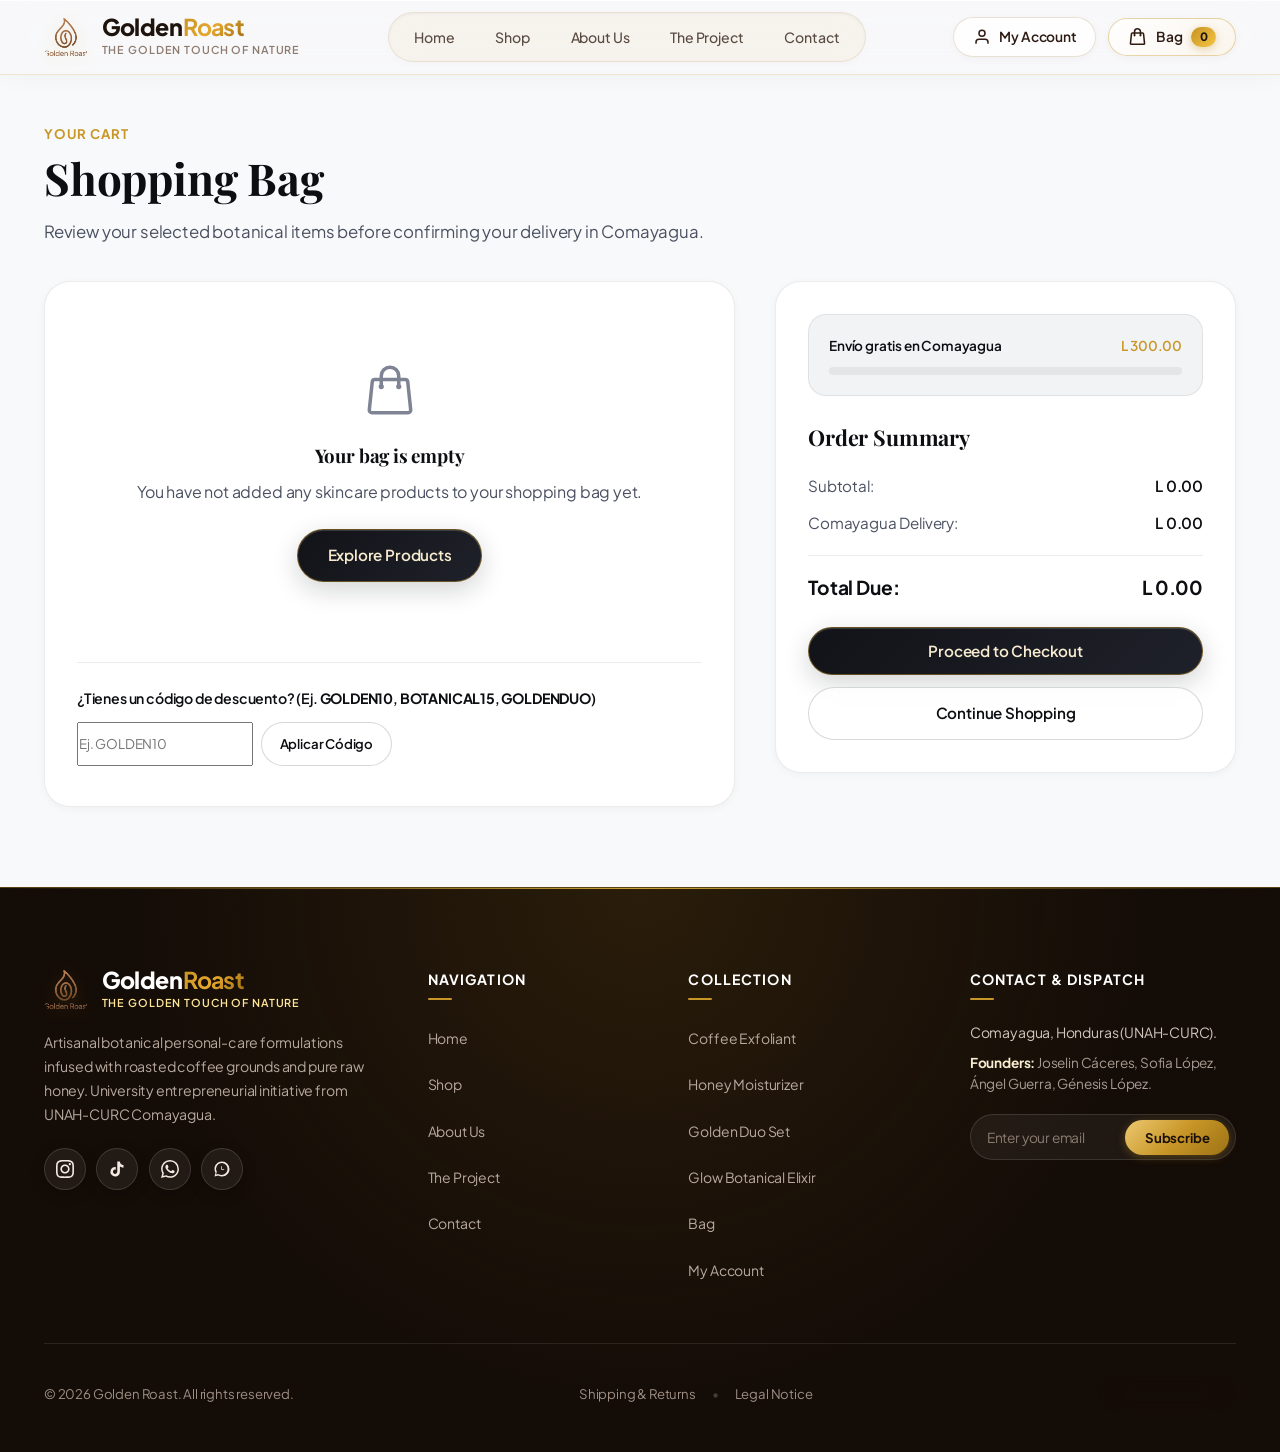
<file: carrito.html>
<!DOCTYPE html>
<html lang="en" class="notranslate" translate="no">
<head>
  <meta charset="UTF-8">
  <meta name="viewport" content="width=device-width, initial-scale=1.0">
  <meta name="google" content="notranslate">
  <title>Shopping Bag | Golden Roast - Botanical Skincare</title>
  <meta name="description" content="Review your selected Golden Roast botanical skincare items before proceeding to checkout.">
  <link rel="icon" type="image/png" href="assets/img/logo.png">
  <link rel="stylesheet" href="css/styles.css?v=2.2.2">
  </head>
<body>

  <!-- Ultra-Luxury Obsidian & Champagne Gold Preloader -->
  <div class="site-preloader" id="sitePreloader" aria-hidden="true">
    <div class="preloader-backdrop-glow"></div>
    <div class="preloader-content">
      <div class="preloader-symbol-wrap">
        <svg class="preloader-ring-svg" viewBox="0 0 100 100" width="86" height="86">
          <circle cx="50" cy="50" r="42" fill="none" stroke="rgba(197, 147, 35, 0.15)" stroke-width="2.5" />
          <circle cx="50" cy="50" r="42" fill="none" stroke="url(#preloaderGoldGrad)" stroke-width="2.5" stroke-dasharray="264" stroke-dashoffset="60" stroke-linecap="round" />
          <defs>
            <linearGradient id="preloaderGoldGrad" x1="0%" y1="0%" x2="100%" y2="100%">
              <stop offset="0%" stop-color="#FFE699" />
              <stop offset="50%" stop-color="#ECC870" />
              <stop offset="100%" stop-color="#C99728" />
            </linearGradient>
          </defs>
        </svg>
        <img src="assets/img/logo.png" alt="Golden Roast" class="preloader-brand-logo">
      </div>
      <div class="preloader-title">Golden<span>Roast</span></div>
      <div class="preloader-tagline" data-i18n="brand.slogan">The Golden touch of nature</div>
      <div class="preloader-progress-track">
        <div class="preloader-progress-bar"></div>
      </div>
    </div>
  </div>
  <script>
    (function(){
      function dismissPreloader(){
        var p = document.getElementById('sitePreloader');
        if (p && !p.classList.contains('dismissed')) {
          p.classList.add('dismissed');
          setTimeout(function(){ if(p && p.parentNode) p.parentNode.removeChild(p); }, 450);
        }
      }
      if (document.readyState === 'complete') {
        setTimeout(dismissPreloader, 350);
      } else {
        window.addEventListener('load', function(){ setTimeout(dismissPreloader, 350); });
        setTimeout(dismissPreloader, 1000); // 1.0s maximum guarantee
      }
    })();
  </script>



  

      <!-- Header (Apple Human Interface × Windows 11 Fluent Acrylic) -->
  <header class="main-header">
    <div class="container nav-container">
      <a href="index.html" class="brand-link" translate="no">
        <img src="assets/img/logo.png" alt="Golden Roast Logo" class="brand-logo-img">
        <div class="brand-text notranslate" translate="no">
          <span class="brand-name notranslate" translate="no">Golden<span>Roast</span></span>
          <span class="brand-slogan notranslate" translate="no">The Golden touch of nature</span>
        </div>
      </a>

      <!-- Navigation Dock & Off-Canvas Mobile Drawer -->
      <nav class="main-nav" id="mainNav">
        <div class="mobile-nav-header">
          <div class="brand-link" translate="no">
            <img src="assets/img/logo.png" alt="Golden Roast" class="brand-logo-img" style="width: 36px; height: 36px;">
            <span class="brand-name notranslate" translate="no" style="font-size: 1.25rem;">Golden<span>Roast</span></span>
          </div>
          <button class="mobile-nav-close" id="mobileNavClose" aria-label="Close navigation">&times;</button>
        </div>

        <ul class="nav-links">
          <li class="nav-item">
            <a href="index.html" class="">
              <svg class="nav-icon" width="16" height="16" viewBox="0 0 24 24" fill="none" stroke="currentColor" stroke-width="2"><path d="m3 9 9-7 9 7v11a2 2 0 0 1-2 2H5a2 2 0 0 1-2-2z"/><polyline points="9 22 9 12 15 12 15 22"/></svg>
              <span data-i18n="nav.home">Home</span>
            </a>
          </li>
          <li class="nav-item">
            <a href="tienda.html" class="">
              <svg class="nav-icon" width="16" height="16" viewBox="0 0 24 24" fill="none" stroke="currentColor" stroke-width="2"><path d="M6 2 3 6v14a2 2 0 0 0 2 2h14a2 2 0 0 0 2-2V6l-3-4Z"/><line x1="3" y1="6" x2="21" y2="6"/><path d="M16 10a4 4 0 0 1-8 0"/></svg>
              <span data-i18n="nav.shop">Shop</span>
            </a>
          </li>
          <li class="nav-item">
            <a href="sobre-nosotros.html" class="">
              <svg class="nav-icon" width="16" height="16" viewBox="0 0 24 24" fill="none" stroke="currentColor" stroke-width="2"><circle cx="12" cy="12" r="10"/><line x1="12" y1="16" x2="12" y2="12"/><line x1="12" y1="8" x2="12.01" y2="8"/></svg>
              <span data-i18n="nav.about">About Us</span>
            </a>
          </li>
          <li class="nav-item">
            <a href="proyecto.html" class="">
              <svg class="nav-icon" width="16" height="16" viewBox="0 0 24 24" fill="none" stroke="currentColor" stroke-width="2"><path d="M4 19.5v-15A2.5 2.5 0 0 1 6.5 2H20v20H6.5a2.5 2.5 0 0 1-2.5-2.5Z"/><path d="M6 6h10"/><path d="M6 10h10"/></svg>
              <span data-i18n="nav.project">The Project</span>
            </a>
          </li>
          <li class="nav-item">
            <a href="contacto.html" class="">
              <svg class="nav-icon" width="16" height="16" viewBox="0 0 24 24" fill="none" stroke="currentColor" stroke-width="2"><path d="M22 16.92v3a2 2 0 0 1-2.18 2 19.79 19.79 0 0 1-8.63-3.07 19.5 19.5 0 0 1-6-6 19.79 19.79 0 0 1-3.07-8.67A2 2 0 0 1 4.11 2h3a2 2 0 0 1 2 1.72 12.84 12.84 0 0 0 .7 2.81 2 2 0 0 1-.45 2.11L8.09 9.91a16 16 0 0 0 6 6l1.27-1.27a2 2 0 0 1 2.11-.45 12.84 12.84 0 0 0 2.81.7A2 2 0 0 1 22 16.92z"/></svg>
              <span data-i18n="nav.contact">Contact</span>
            </a>
          </li>
        </ul>

        <div class="mobile-nav-footer">
          <a href="cuenta.html" class="nav-account-btn " style="width: 100%; justify-content: center;">
            <svg width="18" height="18" viewBox="0 0 24 24" fill="none" stroke="currentColor" stroke-width="2"><path d="M20 21v-2a4 4 0 0 0-4-4H8a4 4 0 0 0-4 4v2"/><circle cx="12" cy="7" r="4"/></svg>
            <span data-i18n="nav.account">My Account</span>
          </a>
        </div>
      </nav>

      <!-- Nav Actions -->
      <div class="nav-actions">
        <a href="cuenta.html" class="nav-account-btn ">
          <svg width="18" height="18" viewBox="0 0 24 24" fill="none" stroke="currentColor" stroke-width="2">
            <path d="M20 21v-2a4 4 0 0 0-4-4H8a4 4 0 0 0-4 4v2"></path>
            <circle cx="12" cy="7" r="4"></circle>
          </svg>
          <span data-i18n="nav.account">My Account</span>
        </a>

        <button class="btn-cart-nav" aria-label="Open Shopping Bag">
          <svg class="cart-icon-svg" viewBox="0 0 24 24" fill="none" stroke-width="2">
            <path stroke-linecap="round" stroke-linejoin="round" d="M15.75 10.5V6a3.75 3.75 0 10-7.5 0v4.5m11.356-1.993l1.263 12c.07.665-.45 1.243-1.119 1.243H4.25a1.125 1.125 0 01-1.12-1.243l1.264-12A1.125 1.125 0 015.513 7.5h12.974c.576 0 1.059.435 1.119 1.007zM8.625 10.5a.375.375 0 11-.75 0 .375.375 0 01.75 0zm7.5 0a.375.375 0 11-.75 0 .375.375 0 01.75 0z" />
          </svg>
          <span data-i18n="nav.cart">Bag</span>
          <span class="cart-badge">0</span>
        </button>

        <button class="mobile-toggle" id="mobileMenuToggle" aria-label="Open Menu">
          <svg width="22" height="22" viewBox="0 0 24 24" fill="none" stroke="currentColor" stroke-width="2.2">
            <line x1="3" y1="12" x2="21" y2="12"></line>
            <line x1="3" y1="6" x2="21" y2="6"></line>
            <line x1="3" y1="18" x2="21" y2="18"></line>
          </svg>
        </button>
      </div>
    </div>
  </header>

  <main class="cart-page-section">
    <div class="container">
      <div style="margin-bottom: 2.25rem;">
        <span class="section-tag" data-i18n="cart.tag">Your Cart</span>
        <h1 class="section-title" data-i18n="cart.title">Shopping Bag</h1>
        <p class="section-subtitle" style="margin-left: 0;" data-i18n="cart.subtitle">Review your selected botanical items before confirming your delivery in Comayagua.</p>
      </div>

      <div class="cart-layout">
        <!-- Table Card -->
        <div class="table-card">
          <div id="cartTableWrapper">
            <table class="cart-table">
              <thead>
                <tr>
                  <th data-i18n="cart.th_product">Product</th>
                  <th data-i18n="cart.th_price">Price</th>
                  <th data-i18n="cart.th_quantity">Quantity</th>
                  <th data-i18n="cart.th_subtotal">Subtotal</th>
                  <th></th>
                </tr>
              </thead>
              <tbody id="cartTableBody"></tbody>
            </table>
          </div>

          <div id="cartEmptyNotice" style="display: none; text-align: center; padding: 3rem 1rem;">
            <svg width="56" height="56" viewBox="0 0 24 24" fill="none" stroke="var(--text-light)" stroke-width="1.5" style="margin: 0 auto 1rem;">
              <path stroke-linecap="round" stroke-linejoin="round" d="M15.75 10.5V6a3.75 3.75 0 10-7.5 0v4.5m11.356-1.993l1.263 12c.07.665-.45 1.243-1.119 1.243H4.25a1.125 1.125 0 01-1.12-1.243l1.264-12A1.125 1.125 0 015.513 7.5h12.974c.576 0 1.059.435 1.119 1.007zM8.625 10.5a.375.375 0 11-.75 0 .375.375 0 01.75 0zm7.5 0a.375.375 0 11-.75 0 .375.375 0 01.75 0z" />
            </svg>
            <h3 style="font-family: var(--font-heading); color: var(--coffee-deep); margin-bottom: 0.5rem;" data-i18n="cart.empty_title">Your bag is empty</h3>
            <p style="color: var(--text-muted); margin-bottom: 1.5rem;" data-i18n="cart.empty_desc">You have not added any skincare products to your shopping bag yet.</p>
            <a href="tienda.html" class="btn btn-primary" data-i18n="cart.explore_btn">Explore Products</a>
          </div>

          <!-- Coupon Code -->
          <div style="margin-top: 2rem; padding-top: 1.5rem; border-top: 1px solid var(--surface-border);">
            <label for="couponInput" style="font-size: 0.885rem; font-weight: 600; color: var(--coffee-deep); display: block; margin-bottom: 0.4rem;">
              ¿Tienes un código de descuento? (Ej. <strong>GOLDEN10</strong>, <strong>BOTANICAL15</strong>, <strong>GOLDENDUO</strong>)
            </label>
            <div class="coupon-box">
              <input type="text" id="couponInput" class="form-control" placeholder="Ej. GOLDEN10" style="max-width: 260px;" aria-label="Código de Descuento">
              <button id="btnApplyCoupon" class="btn btn-outline btn-sm">Aplicar Código</button>
            </div>
            <div id="couponFeedback" style="margin-top: 0.5rem; font-size: 0.85rem; font-weight: 600;"></div>
          </div>
        </div>

        <!-- Summary Card -->
        <div class="summary-card">
          <!-- Free Delivery Progress -->
          <div class="delivery-progress-card">
            <div style="display: flex; justify-content: space-between; font-size: 0.85rem; font-weight: 600;">
              <span id="deliveryProgressText">Envío gratis en Comayagua</span>
              <span id="deliveryGoalBadge" style="color: var(--gold-primary);">L 300.00</span>
            </div>
            <div class="progress-bar-container">
              <div class="progress-bar-fill" id="deliveryProgressBar" style="width: 0%;"></div>
            </div>
          </div>

          <h3 style="font-family: var(--font-heading); color: var(--coffee-deep); font-size: 1.35rem; margin-bottom: 1.25rem;" data-i18n="cart.summary_title">Order Summary</h3>

          <div style="display: flex; justify-content: space-between; margin-bottom: 0.75rem; font-size: 0.95rem; color: var(--text-muted);">
            <span data-i18n="cart.subtotal">Subtotal:</span>
            <span id="summarySubtotal" style="font-weight: 600; color: var(--coffee-deep);">L 0.00</span>
          </div>

          <div id="summaryDiscountRow" style="display: none; justify-content: space-between; margin-bottom: 0.75rem; font-size: 0.95rem; color: #15803d;">
            <span id="summaryDiscountLabel">Descuento:</span>
            <span id="summaryDiscount" style="font-weight: 600;">-L 0.00</span>
          </div>

          <div style="display: flex; justify-content: space-between; margin-bottom: 1.25rem; font-size: 0.95rem; color: var(--text-muted);">
            <span data-i18n="cart.delivery">Comayagua Delivery:</span>
            <span id="summaryDelivery" style="font-weight: 600; color: var(--coffee-deep);">L 40.00</span>
          </div>

          <div style="display: flex; justify-content: space-between; margin-bottom: 1.5rem; padding-top: 1rem; border-top: 1px solid var(--surface-border); font-size: 1.2rem; font-weight: 700; color: var(--coffee-deep);">
            <span data-i18n="cart.total">Total Due:</span>
            <span id="summaryTotal">L 0.00</span>
          </div>

          <button type="button" id="btnPageProceedCheckout" class="btn btn-primary" style="width: 100%; text-align: center; margin-bottom: 0.75rem;" data-i18n="cart.checkout_btn">Proceed to Checkout</button>
          <a href="tienda.html" class="btn btn-outline" style="width: 100%; text-align: center;" data-i18n="cart.continue_shopping">Continue Shopping</a>
        </div>
      </div>
    </div>
  </main>

    <!-- Footer (Enterprise Luxury Dark Acrylic & Social Hub) -->
  <footer class="main-footer">
    <div class="container">
      <div class="footer-grid">
        <!-- 1. Brand & Socials -->
        <div class="footer-brand">
          <a href="index.html" class="brand-link" translate="no">
            <img src="assets/img/logo.png" alt="Golden Roast Logo" class="brand-logo-img">
            <div class="brand-text notranslate" translate="no">
              <span class="brand-name notranslate" translate="no" style="color: #FFFFFF;">Golden<span style="color: var(--gold-pale);">Roast</span></span>
              <span class="brand-slogan notranslate" translate="no" style="color: #FFE699;" data-i18n="brand.slogan">The Golden touch of nature</span>
            </div>
          </a>
          <p data-i18n="footer.brand_desc">Artisanal botanical personal-care formulations infused with roasted coffee grounds and pure raw honey. University entrepreneurial initiative from UNAH-CURC Comayagua.</p>

          <!-- Social Media Icons (Instagram, Facebook, TikTok, WhatsApp) -->
          
                    <div class="footer-social-bar">
            <a href="https://www.instagram.com/golde_nroast/" target="_blank" rel="noopener noreferrer" class="footer-social-btn" aria-label="Instagram de Golden Roast: @GOLDE_NROAST" title="Instagram: @GOLDE_NROAST">
              <svg width="18" height="18" viewBox="0 0 24 24" fill="currentColor"><path d="M12 2.163c3.204 0 3.584.012 4.85.07 3.252.148 4.771 1.691 4.919 4.919.058 1.265.069 1.645.069 4.849 0 3.205-.012 3.584-.069 4.849-.149 3.225-1.664 4.771-4.919 4.919-1.266.058-1.644.07-4.85.07-3.204 0-3.584-.012-4.849-.07-3.26-.149-4.771-1.699-4.919-4.92-.058-1.265-.07-1.644-.07-4.849 0-3.204.013-3.583.07-4.849.149-3.227 1.664-4.771 4.919-4.919 1.266-.057 1.645-.069 4.849-.069zm0-2.163c-3.259 0-3.667.014-4.947.072-4.358.2-6.78 2.618-6.98 6.98-.059 1.281-.073 1.689-.073 4.948 0 3.259.014 3.668.072 4.948.2 4.358 2.618 6.78 6.98 6.98 1.281.058 1.689.072 4.948.072 3.259 0 3.668-.014 4.948-.072 4.354-.2 6.782-2.618 6.979-6.98.059-1.28.073-1.689.073-4.948 0-3.259-.014-3.667-.072-4.947-.196-4.354-2.617-6.78-6.979-6.98-1.281-.059-1.69-.073-4.949-.073zm0 5.838c-3.403 0-6.162 2.759-6.162 6.162s2.759 6.163 6.162 6.163 6.162-2.759 6.162-6.163c0-3.403-2.759-6.162-6.162-6.162zm0 10.162c-2.209 0-4-1.79-4-4 0-2.209 1.791-4 4-4s4 1.791 4 4c0 2.21-1.791 4-4 4zm6.406-11.845c-.796 0-1.441.645-1.441 1.44s.645 1.44 1.441 1.44c.795 0 1.439-.645 1.439-1.44s-.644-1.44-1.439-1.44z"/></svg>
            </a>
            <a href="https://www.tiktok.com/@golden_roast7?_r=1&_t=ZS-9B3hwITM4cG" target="_blank" rel="noopener noreferrer" class="footer-social-btn" aria-label="TikTok de Golden Roast: @golden_roast7" title="TikTok: @golden_roast7">
              <svg width="18" height="18" viewBox="0 0 24 24" fill="currentColor"><path d="M19.59 6.69a4.83 4.83 0 0 1-3.77-4.25V2h-3.45v13.67a2.89 2.89 0 0 1-5.2 1.74 2.89 2.89 0 0 1 2.31-4.64 2.93 2.93 0 0 1 .88.13V9.4a6.84 6.84 0 0 0-1-.05A6.33 6.33 0 0 0 5 20.1a6.34 6.34 0 0 0 10.86-4.43v-7a8.16 8.16 0 0 0 4.77 1.52v-3.4a4.85 4.85 0 0 1-1.04-.1z"/></svg>
            </a>
            <a href="https://wa.me/50499208330" target="_blank" rel="noopener noreferrer" class="footer-social-btn" aria-label="WhatsApp Golden Roast: +504 9920-8330" title="WhatsApp: +504 9920-8330">
              <svg width="18" height="18" viewBox="0 0 24 24" fill="currentColor"><path d="M17.472 14.382c-.301-.15-1.78-.878-2.056-.979-.275-.1-.476-.15-.676.15-.2.301-.776.979-.952 1.18-.175.2-.351.226-.652.076-.301-.15-1.27-.468-2.42-1.493-.894-.798-1.498-1.784-1.674-2.085-.175-.3-.019-.463.132-.613.136-.134.301-.351.451-.527.151-.175.2-.301.301-.501.1-.2.05-.376-.025-.526-.075-.15-.677-1.631-.927-2.233-.244-.587-.492-.507-.676-.516l-.577-.01c-.2 0-.527.075-.802.376s-1.053 1.028-1.053 2.508 1.078 2.909 1.229 3.109c.15.2 2.122 3.24 5.141 4.544.718.31 1.279.496 1.716.634.721.23 1.378.197 1.897.12.578-.087 1.78-.727 2.031-1.429.251-.702.251-1.304.175-1.43-.075-.125-.276-.2-.577-.35zm-5.42 7.403h-.004a9.87 9.87 0 0 1-5.031-1.378l-.361-.214-3.741.982.998-3.648-.235-.374a9.86 9.86 0 0 1-1.51-5.26c.001-5.45 4.436-9.884 9.888-9.884 2.64 0 5.122 1.03 6.988 2.898a9.825 9.825 0 0 1 2.893 6.994c-.003 5.45-4.437 9.884-9.886 9.884zm8.413-18.297A11.815 11.815 0 0 0 12.05 0C5.495 0 .16 5.335.157 11.892c0 2.096.547 4.142 1.588 5.945L0 24l6.335-1.662a11.866 11.866 0 0 0 5.713 1.455h.005c6.554 0 11.89-5.335 11.893-11.893a11.82 11.82 0 0 0-3.48-8.413z"/></svg>
            </a>
            <a href="https://wa.me/50499654480" target="_blank" rel="noopener noreferrer" class="footer-social-btn" aria-label="WhatsApp Golden Roast: +504 9965-4480" title="WhatsApp: +504 9965-4480">
              <svg width="18" height="18" viewBox="0 0 24 24" fill="currentColor"><path d="M12 2a10 10 0 0 1 10 10c0 5.523-4.477 10-10 10a9.96 9.96 0 0 1-5.008-1.344L2 22l1.37-4.882A9.96 9.96 0 0 1 2 12C2 6.477 6.477 2 12 2zm0 2a8 8 0 0 0-6.906 12.046l-.28.484-.813 2.898 2.977-.78.471.278A8 8 0 1 0 12 4zm-.5 4a.5.5 0 0 1 .5.5v3.5h2.5a.5.5 0 0 1 0 1h-3a.5.5 0 0 1-.5-.5V8.5a.5.5 0 0 1 .5-.5z"/></svg>
            </a>
          </div>
        </div>

        <!-- 2. Navigation -->
        <div>
          <h4 class="footer-heading" data-i18n="footer.nav_title">Navigation</h4>
          <ul class="footer-links">
            <li><a href="index.html" data-i18n="nav.home">Home</a></li>
            <li><a href="tienda.html" data-i18n="nav.shop">Shop</a></li>
            <li><a href="sobre-nosotros.html" data-i18n="nav.about">About Us</a></li>
            <li><a href="proyecto.html" data-i18n="nav.project">The Project</a></li>
            <li><a href="contacto.html" data-i18n="nav.contact">Contact</a></li>
          </ul>
        </div>

        <!-- 3. Collection -->
        <div>
          <h4 class="footer-heading" data-i18n="footer.products_title">Collection</h4>
          <ul class="footer-links">
            <li><a href="producto-exfoliante.html" data-i18n="prod.scrub.name">Coffee Exfoliant</a></li>
            <li><a href="producto-hidratante.html" data-i18n="prod.cream.name">Honey Moisturizer</a></li>
            <li><a href="tienda.html" data-i18n="prod.bundle.name">Golden Duo Set</a></li>
            <li><a href="tienda.html">Glow Botanical Elixir</a></li>
            <li><a href="carrito.html" data-i18n="nav.cart">Bag</a></li>
            <li><a href="cuenta.html" data-i18n="nav.account">My Account</a></li>
          </ul>
        </div>

        <!-- 4. Contact & Newsletter -->
        <div>
          <h4 class="footer-heading" data-i18n="footer.contact_title">Contact & Dispatch</h4>
          <p style="font-size: 0.875rem; margin-bottom: 0.6rem; color: #D1C5BD;">
            Comayagua, Honduras (UNAH-CURC).
          </p>
          <p style="font-size: 0.85rem; margin-bottom: 1.25rem; color: #A89B92; line-height: 1.5;">
            <strong style="color: var(--gold-pale);" data-i18n="footer.team_label">Founders:</strong> Joselin Cáceres, Sofia López, Ángel Guerra, Génesis López.
          </p>
          <form id="newsletterForm" class="footer-newsletter-box">
            <input type="email" placeholder="Enter your email" required class="footer-newsletter-input" data-i18n-placeholder="footer.newsletter_placeholder" aria-label="Tu correo electrónico para el boletín">
            <button type="submit" class="footer-newsletter-btn" data-i18n="footer.newsletter_btn">Subscribe</button>
          </form>
        </div>
      </div>

      <!-- Footer Bottom Bar with Integrated Language Selector -->
      <div class="footer-bottom">
        <div class="footer-copy">
          &copy; 2026 Golden Roast. <span data-i18n="footer.rights">All rights reserved.</span>
        </div>
        <div class="footer-legal-links">
          <a href="politicas.html" data-i18n="footer.shipping_policy">Shipping & Returns</a>
          <span style="color: rgba(255,255,255,0.2);">•</span>
          <a href="politicas.html#privacidad" data-i18n="footer.privacy">Legal Notice</a>
        </div>
        <div class="footer-lang-container" id="footerLangMount">
          <!-- Language switcher mounts cleanly here -->
        </div>
      </div>
    </div>
  </footer>

  <script src="js/storage.js?v=2.2.2"></script>
  <script src="js/i18n.js?v=2.2.2"></script>
  <script src="js/auth.js?v=2.2.2"></script>
  <script src="js/carrito.js?v=2.2.2"></script>
  <script src="js/main.js?v=2.2.2"></script>
  <script>
    document.addEventListener('DOMContentLoaded', () => {
      const btnCheckout = document.getElementById('btnPageProceedCheckout');
      if (btnCheckout) {
        btnCheckout.addEventListener('click', () => {
          const cart = goldenStorage.getCart();
          if (!cart || cart.length === 0) {
            const lang = window.i18n ? window.i18n.currentLang : 'en';
            alert(lang === 'es' ? 'Tu bolsa está vacía. Añade productos antes de continuar.' : 'Your bag is empty. Add products before proceeding.');
            window.location.href = 'tienda.html';
            return;
          }
          if (window.cartManager && window.cartManager.requireAuth('checkout.html')) {
            window.location.href = 'checkout.html';
          }
        });
      }
    });
  </script>
</body>
</html>
</file>
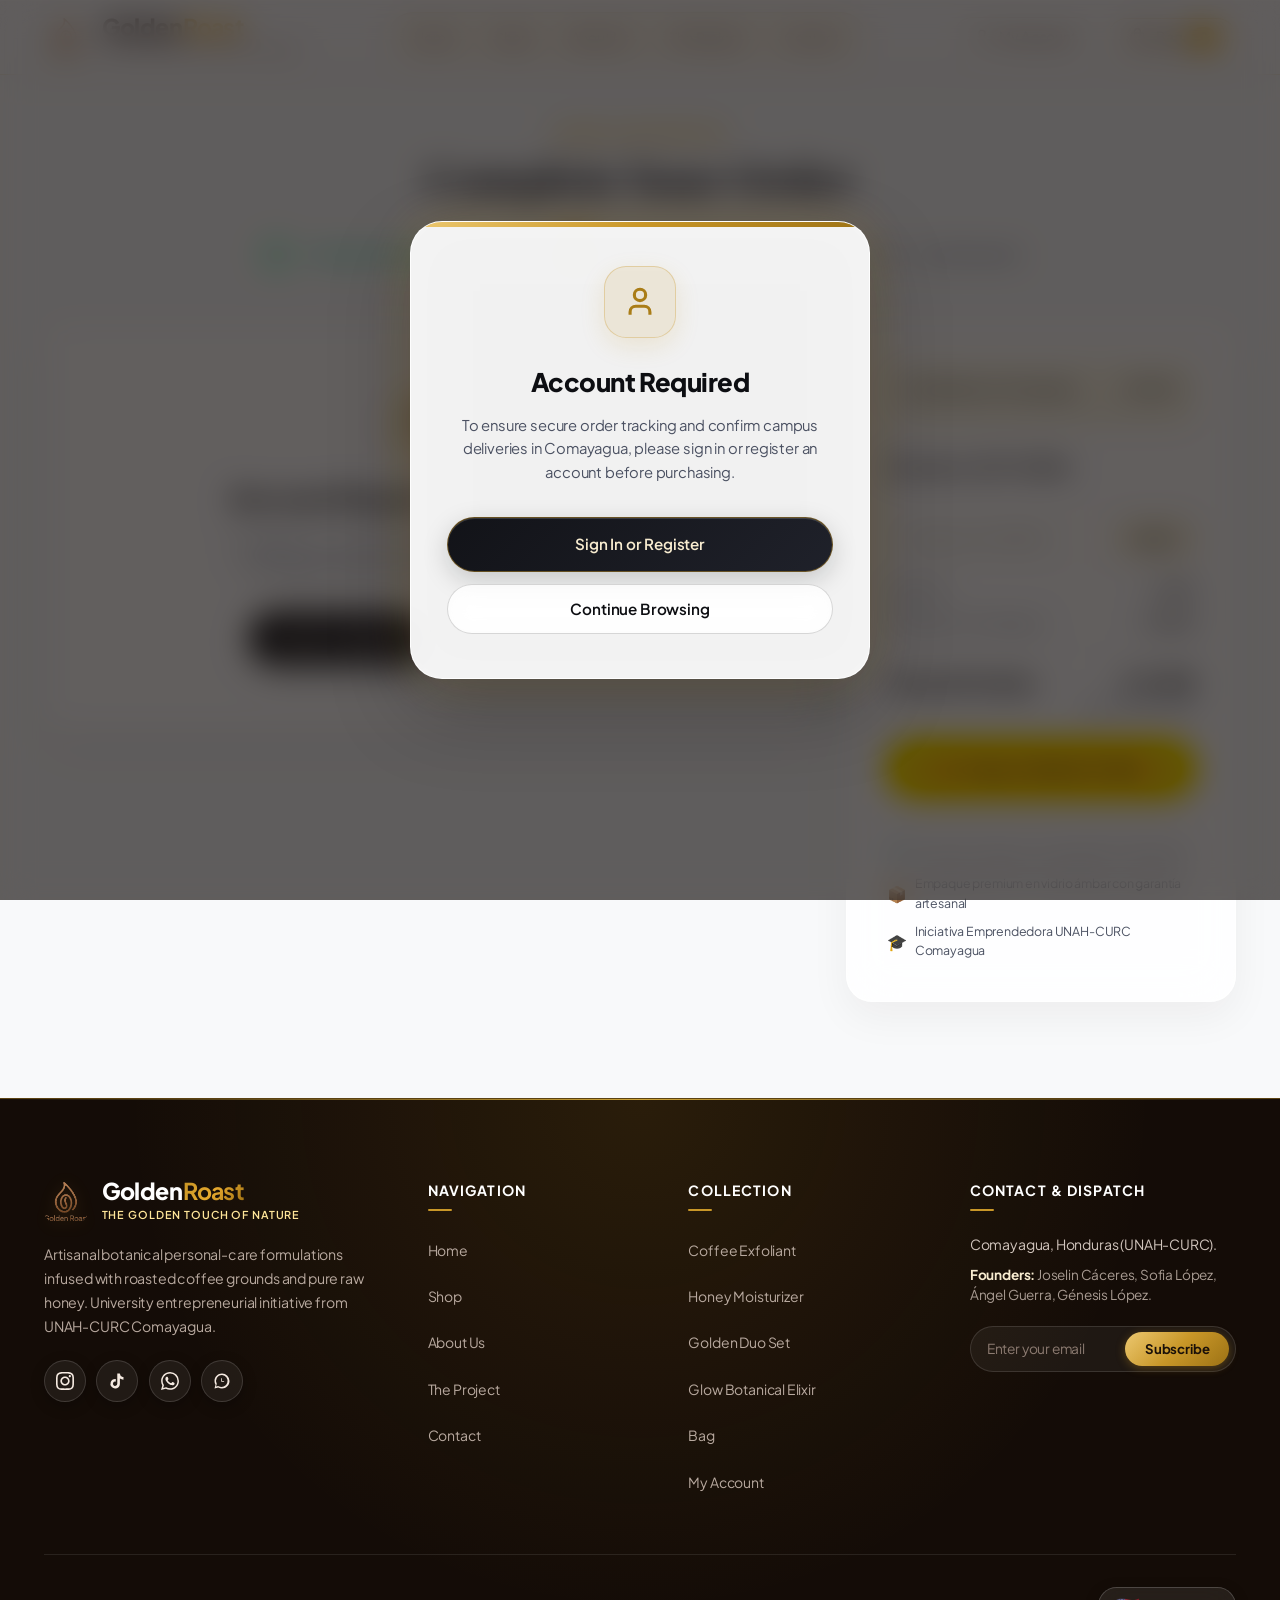
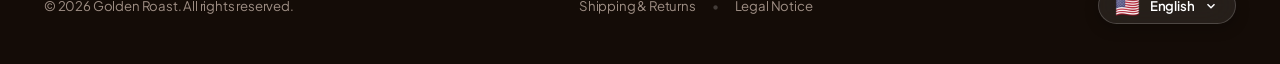
<file: checkout.html>
<!DOCTYPE html>
<html lang="en" class="notranslate" translate="no">
<head>
  <meta charset="UTF-8">
  <meta name="viewport" content="width=device-width, initial-scale=1.0">
  <meta name="google" content="notranslate">
  <title>Checkout | Golden Roast - Order Confirmation</title>
  <meta name="description" content="Completa los datos de contacto y entrega en Comayagua para registrar tu orden de Golden Roast.">
  <link rel="icon" type="image/png" href="assets/img/logo.png">
  <link rel="stylesheet" href="css/styles.css?v=2.2.2">
  </head>
<body>

  <!-- Ultra-Luxury Obsidian & Champagne Gold Preloader -->
  <div class="site-preloader" id="sitePreloader" aria-hidden="true">
    <div class="preloader-backdrop-glow"></div>
    <div class="preloader-content">
      <div class="preloader-symbol-wrap">
        <svg class="preloader-ring-svg" viewBox="0 0 100 100" width="86" height="86">
          <circle cx="50" cy="50" r="42" fill="none" stroke="rgba(197, 147, 35, 0.15)" stroke-width="2.5" />
          <circle cx="50" cy="50" r="42" fill="none" stroke="url(#preloaderGoldGrad)" stroke-width="2.5" stroke-dasharray="264" stroke-dashoffset="60" stroke-linecap="round" />
          <defs>
            <linearGradient id="preloaderGoldGrad" x1="0%" y1="0%" x2="100%" y2="100%">
              <stop offset="0%" stop-color="#FFE699" />
              <stop offset="50%" stop-color="#ECC870" />
              <stop offset="100%" stop-color="#C99728" />
            </linearGradient>
          </defs>
        </svg>
        <img src="assets/img/logo.png" alt="Golden Roast" class="preloader-brand-logo">
      </div>
      <div class="preloader-title">Golden<span>Roast</span></div>
      <div class="preloader-tagline" data-i18n="brand.slogan">The Golden touch of nature</div>
      <div class="preloader-progress-track">
        <div class="preloader-progress-bar"></div>
      </div>
    </div>
  </div>
  <script>
    (function(){
      function dismissPreloader(){
        var p = document.getElementById('sitePreloader');
        if (p && !p.classList.contains('dismissed')) {
          p.classList.add('dismissed');
          setTimeout(function(){ if(p && p.parentNode) p.parentNode.removeChild(p); }, 450);
        }
      }
      if (document.readyState === 'complete') {
        setTimeout(dismissPreloader, 350);
      } else {
        window.addEventListener('load', function(){ setTimeout(dismissPreloader, 350); });
        setTimeout(dismissPreloader, 1000); // 1.0s maximum guarantee
      }
    })();
  </script>



  

      <!-- Header (Apple Human Interface × Windows 11 Fluent Acrylic) -->
  <header class="main-header">
    <div class="container nav-container">
      <a href="index.html" class="brand-link" translate="no">
        <img src="assets/img/logo.png" alt="Golden Roast Logo" class="brand-logo-img">
        <div class="brand-text notranslate" translate="no">
          <span class="brand-name notranslate" translate="no">Golden<span>Roast</span></span>
          <span class="brand-slogan notranslate" translate="no">The Golden touch of nature</span>
        </div>
      </a>

      <!-- Navigation Dock & Off-Canvas Mobile Drawer -->
      <nav class="main-nav" id="mainNav">
        <div class="mobile-nav-header">
          <div class="brand-link" translate="no">
            <img src="assets/img/logo.png" alt="Golden Roast" class="brand-logo-img" style="width: 36px; height: 36px;">
            <span class="brand-name notranslate" translate="no" style="font-size: 1.25rem;">Golden<span>Roast</span></span>
          </div>
          <button class="mobile-nav-close" id="mobileNavClose" aria-label="Close navigation">&times;</button>
        </div>

        <ul class="nav-links">
          <li class="nav-item">
            <a href="index.html" class="">
              <svg class="nav-icon" width="16" height="16" viewBox="0 0 24 24" fill="none" stroke="currentColor" stroke-width="2"><path d="m3 9 9-7 9 7v11a2 2 0 0 1-2 2H5a2 2 0 0 1-2-2z"/><polyline points="9 22 9 12 15 12 15 22"/></svg>
              <span data-i18n="nav.home">Home</span>
            </a>
          </li>
          <li class="nav-item">
            <a href="tienda.html" class="">
              <svg class="nav-icon" width="16" height="16" viewBox="0 0 24 24" fill="none" stroke="currentColor" stroke-width="2"><path d="M6 2 3 6v14a2 2 0 0 0 2 2h14a2 2 0 0 0 2-2V6l-3-4Z"/><line x1="3" y1="6" x2="21" y2="6"/><path d="M16 10a4 4 0 0 1-8 0"/></svg>
              <span data-i18n="nav.shop">Shop</span>
            </a>
          </li>
          <li class="nav-item">
            <a href="sobre-nosotros.html" class="">
              <svg class="nav-icon" width="16" height="16" viewBox="0 0 24 24" fill="none" stroke="currentColor" stroke-width="2"><circle cx="12" cy="12" r="10"/><line x1="12" y1="16" x2="12" y2="12"/><line x1="12" y1="8" x2="12.01" y2="8"/></svg>
              <span data-i18n="nav.about">About Us</span>
            </a>
          </li>
          <li class="nav-item">
            <a href="proyecto.html" class="">
              <svg class="nav-icon" width="16" height="16" viewBox="0 0 24 24" fill="none" stroke="currentColor" stroke-width="2"><path d="M4 19.5v-15A2.5 2.5 0 0 1 6.5 2H20v20H6.5a2.5 2.5 0 0 1-2.5-2.5Z"/><path d="M6 6h10"/><path d="M6 10h10"/></svg>
              <span data-i18n="nav.project">The Project</span>
            </a>
          </li>
          <li class="nav-item">
            <a href="contacto.html" class="">
              <svg class="nav-icon" width="16" height="16" viewBox="0 0 24 24" fill="none" stroke="currentColor" stroke-width="2"><path d="M22 16.92v3a2 2 0 0 1-2.18 2 19.79 19.79 0 0 1-8.63-3.07 19.5 19.5 0 0 1-6-6 19.79 19.79 0 0 1-3.07-8.67A2 2 0 0 1 4.11 2h3a2 2 0 0 1 2 1.72 12.84 12.84 0 0 0 .7 2.81 2 2 0 0 1-.45 2.11L8.09 9.91a16 16 0 0 0 6 6l1.27-1.27a2 2 0 0 1 2.11-.45 12.84 12.84 0 0 0 2.81.7A2 2 0 0 1 22 16.92z"/></svg>
              <span data-i18n="nav.contact">Contact</span>
            </a>
          </li>
        </ul>

        <div class="mobile-nav-footer">
          <a href="cuenta.html" class="nav-account-btn " style="width: 100%; justify-content: center;">
            <svg width="18" height="18" viewBox="0 0 24 24" fill="none" stroke="currentColor" stroke-width="2"><path d="M20 21v-2a4 4 0 0 0-4-4H8a4 4 0 0 0-4 4v2"/><circle cx="12" cy="7" r="4"/></svg>
            <span data-i18n="nav.account">My Account</span>
          </a>
        </div>
      </nav>

      <!-- Nav Actions -->
      <div class="nav-actions">
        <a href="cuenta.html" class="nav-account-btn ">
          <svg width="18" height="18" viewBox="0 0 24 24" fill="none" stroke="currentColor" stroke-width="2">
            <path d="M20 21v-2a4 4 0 0 0-4-4H8a4 4 0 0 0-4 4v2"></path>
            <circle cx="12" cy="7" r="4"></circle>
          </svg>
          <span data-i18n="nav.account">My Account</span>
        </a>

        <button class="btn-cart-nav" aria-label="Open Shopping Bag">
          <svg class="cart-icon-svg" viewBox="0 0 24 24" fill="none" stroke-width="2">
            <path stroke-linecap="round" stroke-linejoin="round" d="M15.75 10.5V6a3.75 3.75 0 10-7.5 0v4.5m11.356-1.993l1.263 12c.07.665-.45 1.243-1.119 1.243H4.25a1.125 1.125 0 01-1.12-1.243l1.264-12A1.125 1.125 0 015.513 7.5h12.974c.576 0 1.059.435 1.119 1.007zM8.625 10.5a.375.375 0 11-.75 0 .375.375 0 01.75 0zm7.5 0a.375.375 0 11-.75 0 .375.375 0 01.75 0z" />
          </svg>
          <span data-i18n="nav.cart">Bag</span>
          <span class="cart-badge">0</span>
        </button>

        <button class="mobile-toggle" id="mobileMenuToggle" aria-label="Open Menu">
          <svg width="22" height="22" viewBox="0 0 24 24" fill="none" stroke="currentColor" stroke-width="2.2">
            <line x1="3" y1="12" x2="21" y2="12"></line>
            <line x1="3" y1="6" x2="21" y2="6"></line>
            <line x1="3" y1="18" x2="21" y2="18"></line>
          </svg>
        </button>
      </div>
    </div>
  </header>

    <main class="checkout-page-section">
    <div class="container">
      <div style="margin-bottom: 2rem; text-align: center;">
        <span class="section-tag" data-i18n="checkout.tag">Order Confirmation</span>
        <h1 class="section-title" data-i18n="checkout.title">Complete Your Order</h1>
      </div>

      <!-- Amazon 3-Step Progress Stepper -->
      <div class="checkout-stepper">
        <div class="checkout-step-node completed" id="stepNode1">
          <span class="step-circle">✓</span>
          <span>1. Dirección de Entrega</span>
        </div>
        <div class="step-divider active"></div>
        <div class="checkout-step-node active" id="stepNode2">
          <span class="step-circle">2</span>
          <span>2. Pasarela POS & Pago</span>
        </div>
        <div class="step-divider active"></div>
        <div class="checkout-step-node" id="stepNode3">
          <span class="step-circle">3</span>
          <span>3. Confirmación</span>
        </div>
      </div>

      <div class="checkout-layout">
        <!-- Left Column: Address & POS Payment Gateway -->
        <div class="checkout-main-col">
          <form id="checkoutForm">
            <!-- 1. Address Section (Amazon Style) -->
            <div class="checkout-form-card" style="margin-bottom: 2rem;">
              <div class="checkout-section-header">
                <div class="section-icon-badge">📍</div>
                <div>
                  <h2 class="checkout-section-title">1. Dirección y Datos de Entrega</h2>
                  <p style="font-size: 0.85rem; color: var(--text-muted); margin: 0;">Indica dónde y a quién debemos entregar tu paquete botánico en Comayagua.</p>
                </div>
              </div>

              <!-- Address Type Selector -->
              <div class="address-type-selector">
                <button type="button" class="address-type-pill active" data-addr-type="home">
                  <span>🏠</span> Domicilio Particular
                </button>
                <button type="button" class="address-type-pill" data-addr-type="campus">
                  <span>🎓</span> Campus UNAH-CURC / UPH
                </button>
                <button type="button" class="address-type-pill" data-addr-type="work">
                  <span>💼</span> Oficina o Comercio
                </button>
              </div>

              <div class="form-row">
                <div class="form-group">
                  <label class="form-label" for="custName">Nombre Completo del Destinatario *</label>
                  <input type="text" id="custName" class="form-control" required placeholder="Ej. Carlos Martínez">
                </div>
                <div class="form-group">
                  <label class="form-label" for="custPhone">Teléfono / WhatsApp de Contacto *</label>
                  <input type="tel" id="custPhone" class="form-control" required placeholder="+504 9920-8330">
                </div>
              </div>

              <div class="form-row">
                <div class="form-group">
                  <label class="form-label" for="custEmail">Correo Electrónico (para Recibo Digital) *</label>
                  <input type="email" id="custEmail" class="form-control" required placeholder="correo@ejemplo.hn">
                </div>
                <div class="form-group">
                  <label class="form-label" for="custLocation">Punto de Entrega Principal en Comayagua *</label>
                  <select id="custLocation" class="form-control" required>
                    <option value="">Selecciona una zona de entrega...</option>
                    <option value="Campus UNAH-CURC (Centro Regional Universitario)">Campus UNAH-CURC (Centro Regional Universitario)</option>
                    <option value="UPH Campus (Comayagua)">UPH Campus - Comayagua</option>
                    <option value="Comayagua Centro (Plaza Central / Catedral)">Comayagua Centro (Plaza Central / Catedral)</option>
                    <option value="Mall Premier Comayagua">Mall Premier Comayagua (Entrada Principal)</option>
                    <option value="Boulevard Roberto Romero Larios">Boulevard Roberto Romero Larios</option>
                    <option value="Entrega a Domicilio Particular en Comayagua">Entrega a Domicilio Particular en Comayagua</option>
                    <option value="Envío Nacional Coordinado (Honduras)">Envío Nacional Coordinado (Honduras)</option>
                  </select>
                </div>
              </div>

              <div class="form-group">
                <label class="form-label" for="custAddress">Dirección Exacta / Colonia / Referencia *</label>
                <input type="text" id="custAddress" class="form-control" required placeholder="Ej. Barrio El Centro, frente a Farmacia Simán, casa color terracota #24">
              </div>

              <div class="form-group" style="margin-bottom: 0;">
                <label class="form-label" for="custNotes">Instrucciones Especiales de Entrega (Opcional)</label>
                <textarea id="custNotes" class="form-control" rows="2" placeholder="Ej. Entregar en horario de 1:00 PM a 4:00 PM o dejar con recepción"></textarea>
              </div>
            </div>

            <!-- 2. Amazon POS & Payment Gateway Section -->
            <div class="checkout-form-card">
              <div class="checkout-section-header">
                <div class="section-icon-badge">💳</div>
                <div>
                  <h2 class="checkout-section-title">2. Pasarela de Pago & POS Seguro</h2>
                  <p style="font-size: 0.85rem; color: var(--text-muted); margin: 0;">Selecciona tu método de pago preferido con cifrado bancario de 256 bits.</p>
                </div>
              </div>

              <!-- Payment Method Tabs -->
              <div class="payment-tabs">
                <div class="payment-tab-btn active" data-pay-tab="card">
                  <span class="payment-tab-icon">💳</span>
                  <span class="payment-tab-title">Tarjeta Crédito / Débito</span>
                  <span class="payment-tab-desc">Visa, Mastercard, AMEX</span>
                </div>
                <div class="payment-tab-btn" data-pay-tab="transfer">
                  <span class="payment-tab-icon">🏦</span>
                  <span class="payment-tab-title">Transferencia Local</span>
                  <span class="payment-tab-desc">Ficohsa, Atlántida, BAC</span>
                </div>
                <div class="payment-tab-btn" data-pay-tab="cash">
                  <span class="payment-tab-icon">💵</span>
                  <span class="payment-tab-title">Contra Entrega</span>
                  <span class="payment-tab-desc">Efectivo o POS Móvil</span>
                </div>
              </div>

              <input type="hidden" name="payMethod" id="selectedPayMethod" value="card">

              <!-- Pane 1: Virtual Card & Gateway -->
              <div id="paneCard" class="payment-pane active">
                <!-- 3D Interactive Virtual Card Preview -->
                <div class="virtual-card-perspective">
                  <div class="virtual-card" id="virtualCard">
                    <!-- Front -->
                    <div class="virtual-card-front">
                      <div class="card-top-row">
                        <div class="card-chip"></div>
                        <div class="card-brand-network" id="cardBrandLogo">VISA</div>
                      </div>
                      <div class="card-number-display" id="cardDisplayNum">•••• •••• •••• ••••</div>
                      <div class="card-bottom-row">
                        <div>
                          <div class="card-holder-label">TITULAR DE LA TARJETA</div>
                          <div class="card-holder-name" id="cardDisplayName">TU NOMBRE</div>
                        </div>
                        <div style="text-align: right;">
                          <div class="card-holder-label">VENCE</div>
                          <div class="card-exp-date" id="cardDisplayExp">MM/AA</div>
                        </div>
                      </div>
                    </div>
                    <!-- Back (flips on CVV focus) -->
                    <div class="virtual-card-back">
                      <div class="card-mag-strip"></div>
                      <div class="card-cvv-band">
                        <span id="cardDisplayCvv">•••</span>
                      </div>
                      <div style="padding: 0 1.5rem; font-size: 0.65rem; color: #D1C5BD; text-align: center; margin-top: 0.75rem;">
                        Golden Roast Artisan Skincare • Pasarela Criptográfica Segura
                      </div>
                    </div>
                  </div>
                </div>

                <div class="form-row">
                  <div class="form-group">
                    <label class="form-label" for="cardNumInput">Número de Tarjeta *</label>
                    <input type="text" id="cardNumInput" class="form-control" maxlength="19" placeholder="4000 1234 5678 9010" inputmode="numeric">
                  </div>
                  <div class="form-group">
                    <label class="form-label" for="cardNameInput">Nombre en la Tarjeta *</label>
                    <input type="text" id="cardNameInput" class="form-control" placeholder="Como figura en el plástico">
                  </div>
                </div>

                <div class="form-row">
                  <div class="form-group">
                    <label class="form-label" for="cardExpInput">Vencimiento (MM/AA) *</label>
                    <input type="text" id="cardExpInput" class="form-control" maxlength="5" placeholder="12/28" inputmode="numeric">
                  </div>
                  <div class="form-group">
                    <label class="form-label" for="cardCvvInput">Código de Seguridad (CVV/CVC) *</label>
                    <input type="password" id="cardCvvInput" class="form-control" maxlength="4" placeholder="123" inputmode="numeric">
                  </div>
                </div>

                <div style="display: flex; align-items: center; gap: 0.5rem; font-size: 0.8rem; color: #0E9F6E; background: #DEF7EC; padding: 0.75rem 1rem; border-radius: 12px; border: 1px solid #BCF0DA;">
                  <svg width="18" height="18" viewBox="0 0 24 24" fill="none" stroke="currentColor" stroke-width="2.5"><rect x="3" y="11" width="18" height="11" rx="2" ry="2"></rect><path d="M7 11V7a5 5 0 0 1 10 0v4"></path></svg>
                  <span>Conexión protegida con tokenización PCI-DSS y cifrado bancario SHA-256.</span>
                </div>
              </div>

              <!-- Pane 2: Bank Transfer Hub -->
              <div id="paneTransfer" class="payment-pane" style="display: none;">
                <p style="font-size: 0.875rem; color: var(--text-muted); margin-bottom: 1.25rem;">
                  Realiza la transferencia desde la app de tu banco favorito en Honduras. Copia el número de cuenta con un clic:
                </p>
                <div class="bank-cards-grid">
                  <div class="bank-info-card">
                    <div class="bank-header-row">
                      <span class="bank-name">🔵 Banco Ficohsa</span>
                      <button type="button" class="btn-copy-account" data-copy="200010928491">Copiar</button>
                    </div>
                    <div class="bank-account-num">2000-1092-8491</div>
                    <div class="bank-holder">Cuenta Monetaria · Golden Roast UNAH</div>
                  </div>

                  <div class="bank-info-card">
                    <div class="bank-header-row">
                      <span class="bank-name">🔴 Banco Atlántida</span>
                      <button type="button" class="btn-copy-account" data-copy="110034982910">Copiar</button>
                    </div>
                    <div class="bank-account-num">1100-3498-2910</div>
                    <div class="bank-holder">Cuenta de Cheques · Emprendimiento Curc</div>
                  </div>

                  <div class="bank-info-card">
                    <div class="bank-header-row">
                      <span class="bank-name">🟡 BAC Credomatic</span>
                      <button type="button" class="btn-copy-account" data-copy="740291824410">Copiar</button>
                    </div>
                    <div class="bank-account-num">7402-9182-4410</div>
                    <div class="bank-holder">Cuenta de Ahorros · Cosmética Natural</div>
                  </div>

                  <div class="bank-info-card">
                    <div class="bank-header-row">
                      <span class="bank-name">🟢 Banpaís</span>
                      <button type="button" class="btn-copy-account" data-copy="014020019283">Copiar</button>
                    </div>
                    <div class="bank-account-num">0140-2001-9283</div>
                    <div class="bank-holder">Cuenta de Ahorros · Proyecto Golden Roast</div>
                  </div>
                </div>

                <div style="margin-top: 1.25rem; font-size: 0.825rem; color: var(--text-muted); line-height: 1.5; background: rgba(197, 147, 35, 0.08); padding: 0.85rem 1rem; border-radius: 12px; border: 1px solid rgba(197, 147, 35, 0.2);">
                  📲 Al registrar tu pedido recibirás el enlace directo a WhatsApp para compartir tu comprobante de depósito y agilizar la entrega inmediata.
                </div>
              </div>

              <!-- Pane 3: Cash & Mobile POS Terminal -->
              <div id="paneCash" class="payment-pane" style="display: none;">
                <div style="background: rgba(197, 147, 35, 0.08); border: 1.5px solid rgba(197, 147, 35, 0.25); border-radius: 18px; padding: 1.5rem; text-align: center;">
                  <div style="font-size: 2.5rem; margin-bottom: 0.75rem;">💵 📲</div>
                  <h4 style="font-size: 1.15rem; color: var(--coffee-deep); margin-bottom: 0.5rem; font-weight: 700;">Pago Contra Entrega en Comayagua</h4>
                  <p style="font-size: 0.9rem; color: var(--text-muted); line-height: 1.6; max-width: 480px; margin: 0 auto 1rem;">
                    Paga en efectivo al momento de recibir tus cosméticos o solicita a nuestro repartidor el <strong>POS Móvil inalámbrico</strong> para cancelar con tu tarjeta física de débito o crédito en el punto de encuentro acordado.
                  </p>
                  <span class="badge badge-gold" style="font-size: 0.8rem; padding: 0.4rem 0.9rem;">✓ Sin cargos adicionales por servicio de POS en Comayagua</span>
                </div>
              </div>
            </div>
          </form>
        </div>

        <!-- Right Column: Amazon Sticky Summary Rail -->
        <aside class="checkout-summary-col">
          <div class="checkout-summary-card">
            <!-- Free Shipping Progress -->
            <div class="summary-free-ship-bar">
              <div class="free-ship-info">
                <span id="freeShipStatusText">Free Delivery in Comayagua</span>
                <span id="freeShipGoalText" style="color: var(--gold-dark);">L 300.00</span>
              </div>
              <div class="free-ship-progress">
                <div class="free-ship-progress-fill" id="freeShipFill" style="width: 0%;"></div>
              </div>
            </div>

            <h3 style="font-family: var(--font-heading); color: var(--coffee-deep); font-size: 1.25rem; margin-bottom: 1rem; font-weight: 700;">
              Resumen del Pedido
            </h3>

            <!-- Mini Items List -->
            <div class="checkout-items-mini-list" id="checkoutMiniList"></div>

            <!-- Coupon Input -->
            <div class="summary-coupon-box">
              <input type="text" id="couponCodeInput" placeholder="Código (ej. GOLDEN10)" aria-label="Código de Descuento">
              <button type="button" id="btnApplyCouponCode">Aplicar</button>
            </div>
            <div id="couponFeedbackMsg" style="font-size: 0.8rem; font-weight: 600; margin-bottom: 0.85rem; display: none;"></div>

            <!-- Financial Breakdown -->
            <div style="display: flex; justify-content: space-between; margin-bottom: 0.65rem; font-size: 0.9rem; color: var(--text-muted);">
              <span>Subtotal:</span>
              <span id="chkSubtotal" style="font-weight: 700; color: var(--coffee-deep);">L 0.00</span>
            </div>

            <div id="chkDiscountRow" style="display: none; justify-content: space-between; margin-bottom: 0.65rem; font-size: 0.9rem; color: #15803d;">
              <span id="chkDiscountLabel">Descuento Aplicado:</span>
              <span id="chkDiscount" style="font-weight: 700;">-L 0.00</span>
            </div>

            <div style="display: flex; justify-content: space-between; margin-bottom: 1rem; font-size: 0.9rem; color: var(--text-muted);">
              <span>Entrega en Comayagua:</span>
              <span id="chkDelivery" style="font-weight: 700; color: var(--coffee-deep);">L 40.00</span>
            </div>

            <div style="display: flex; justify-content: space-between; align-items: baseline; padding-top: 1rem; border-top: 1.5px solid rgba(0,0,0,0.08); margin-bottom: 0.5rem;">
              <span style="font-size: 1.2rem; font-weight: 800; color: var(--coffee-deep);">Total del Pedido:</span>
              <div style="text-align: right;">
                <div id="chkTotal" style="font-size: 1.45rem; font-weight: 800; color: var(--coffee-deep); line-height: 1;">L 0.00</div>
                <div id="chkTotalUsd" style="font-size: 0.8rem; color: var(--text-muted); margin-top: 0.2rem;">(aprox. $0.00 USD)</div>
              </div>
            </div>

            <!-- Amazon Style Pay Button -->
            <button type="button" class="btn-amazon-pay" id="btnPlaceOrderAmazon">
              <svg width="20" height="20" viewBox="0 0 24 24" fill="none" stroke="currentColor" stroke-width="2.5"><rect x="3" y="11" width="18" height="11" rx="2" ry="2"></rect><path d="M7 11V7a5 5 0 0 1 10 0v4"></path></svg>
              <span id="btnPayText">Pagar y Realizar Pedido</span>
            </button>

            <!-- Trust Badges -->
            <div style="margin-top: 1.5rem; padding-top: 1.25rem; border-top: 1px solid rgba(0,0,0,0.06); font-size: 0.775rem; color: var(--text-muted); display: flex; flex-direction: column; gap: 0.5rem;">
              <div style="display: flex; align-items: center; gap: 0.5rem;">
                <span style="color: #0E9F6E; font-size: 1rem;">🛡️</span>
                <span>Transacción segura y encriptada (PCI-DSS & SSL)</span>
              </div>
              <div style="display: flex; align-items: center; gap: 0.5rem;">
                <span style="color: var(--gold-dark); font-size: 1rem;">📦</span>
                <span>Empaque premium en vidrio ámbar con garantía artesanal</span>
              </div>
              <div style="display: flex; align-items: center; gap: 0.5rem;">
                <span style="color: var(--gold-primary); font-size: 1rem;">🎓</span>
                <span>Iniciativa Emprendedora UNAH-CURC Comayagua</span>
              </div>
            </div>
          </div>
        </aside>
      </div>
    </div>
  </main>

  <!-- Amazon-style POS Processing Overlay -->
  <div class="pos-processing-overlay" id="posProcessingOverlay">
    <div class="pos-processing-card">
      <div class="pos-spinner-ring"></div>
      <h3 class="pos-processing-msg" id="posProcessingMsg">Procesando Pago Seguro...</h3>
      <p class="pos-processing-sub" id="posProcessingSub">Conectando con la pasarela bancaria autorizada...</p>
    </div>
  </div>

    <!-- Amazon Order Confirmed Receipt Modal -->
  <div class="modal-overlay" id="orderModal">
    <div class="modal-box">
      <!-- Animated Success Checkmark Badge -->
      <div class="success-check-badge">
        <div class="success-pulse-ring"></div>
        <div class="success-check-circle">
          <svg width="38" height="38" viewBox="0 0 24 24" fill="none" stroke="currentColor" stroke-width="3">
            <polyline points="20 6 9 17 4 12"></polyline>
          </svg>
        </div>
      </div>

      <span class="badge badge-gold" style="font-size: 0.8rem; padding: 0.35rem 0.95rem; margin-bottom: 0.75rem; display: inline-block;">
        Transacción Bancaria Aprobada ✓
      </span>
      <h2 style="font-family: var(--font-heading); color: var(--coffee-deep); font-size: 1.85rem; margin-bottom: 0.35rem; line-height: 1.2;">
        ¡Gracias por tu Pedido!
      </h2>
      <p style="color: var(--text-muted); font-size: 0.925rem; line-height: 1.5; margin-bottom: 1.35rem; max-width: 440px; margin-left: auto; margin-right: auto;">
        Tu orden ha sido registrada exitosamente en la plataforma de <strong>Golden Roast</strong>.
      </p>

      <!-- Amazon Live Delivery Tracker -->
      <div class="amazon-package-tracker">
        <div class="tracker-step completed">
          <span class="tracker-dot">✓</span>
          <span class="tracker-text">Confirmado</span>
        </div>
        <div class="tracker-line active"></div>
        <div class="tracker-step active">
          <span class="tracker-dot">🌿</span>
          <span class="tracker-text">En Preparación</span>
        </div>
        <div class="tracker-line"></div>
        <div class="tracker-step">
          <span class="tracker-dot">🚚</span>
          <span class="tracker-text">Por Entregar</span>
        </div>
      </div>

      <!-- Itemized Receipt Box -->
      <div class="receipt-card-box">
        <div class="receipt-row" style="border-bottom: 1px solid rgba(0,0,0,0.06); padding-bottom: 0.5rem; margin-bottom: 0.5rem;">
          <span class="receipt-label">Número de Pedido:</span>
          <div style="display: flex; align-items: center; gap: 0.4rem;">
            <strong id="modalOrderNumber" style="color: var(--gold-dark); font-family: monospace; font-size: 1.05rem;">#GR-000000</strong>
            <button type="button" id="btnCopyModalOrder" class="btn-copy-account" style="padding: 0.2rem 0.5rem; font-size: 0.7rem;">Copiar</button>
          </div>
        </div>
        <div class="receipt-row">
          <span class="receipt-label">Destinatario:</span>
          <span class="receipt-val" id="modalOrderCustomer"></span>
        </div>
        <div class="receipt-row">
          <span class="receipt-label">Punto de Entrega:</span>
          <span class="receipt-val" id="modalOrderLocation" style="max-width: 270px;"></span>
        </div>
        <div class="receipt-row">
          <span class="receipt-label">Método de Pago:</span>
          <span class="receipt-val" id="modalOrderPayMethod"></span>
        </div>
        <div class="receipt-row">
          <span class="receipt-label">Entrega Estimada:</span>
          <span class="receipt-val" style="color: #0E9F6E; font-weight: 700;">Mañana, entre 10:00 AM y 4:00 PM</span>
        </div>

        <!-- Purchased Items Summary Inside Receipt -->
        <div class="receipt-items-container" id="modalOrderItems"></div>

        <div class="receipt-total-row">
          <span>Total Pagado:</span>
          <span id="modalOrderTotal" style="color: var(--coffee-deep); font-weight: 800;">L 0.00</span>
        </div>
      </div>

      <!-- Action Button Stack (Clear, Elegant, No Overflow) -->
      <div class="modal-actions-stack">
        <a id="btnModalWhatsapp" href="#" target="_blank" class="btn-modal-primary-wa">
          <span>📲 Coordinar Entrega por WhatsApp</span>
        </a>
        <div class="modal-secondary-grid">
          <button type="button" class="btn-modal-secondary" onclick="window.print()">
            <span>🖨️ Imprimir Recibo</span>
          </button>
          <a href="cuenta.html" class="btn-modal-secondary">
            <span>👤 View in My Account</span>
          </a>
        </div>
        <div>
          <a href="tienda.html" class="modal-link-back">
            <span>← Continue Shopping</span>
          </a>
        </div>
      </div>
    </div>
  </div>

    <!-- Footer (Enterprise Luxury Dark Acrylic & Social Hub) -->
  <footer class="main-footer">
    <div class="container">
      <div class="footer-grid">
        <!-- 1. Brand & Socials -->
        <div class="footer-brand">
          <a href="index.html" class="brand-link" translate="no">
            <img src="assets/img/logo.png" alt="Golden Roast Logo" class="brand-logo-img">
            <div class="brand-text notranslate" translate="no">
              <span class="brand-name notranslate" translate="no" style="color: #FFFFFF;">Golden<span style="color: var(--gold-pale);">Roast</span></span>
              <span class="brand-slogan notranslate" translate="no" style="color: #FFE699;" data-i18n="brand.slogan">The Golden touch of nature</span>
            </div>
          </a>
          <p data-i18n="footer.brand_desc">Artisanal botanical personal-care formulations infused with roasted coffee grounds and pure raw honey. University entrepreneurial initiative from UNAH-CURC Comayagua.</p>

          <!-- Social Media Icons (Instagram, Facebook, TikTok, WhatsApp) -->
          
                    <div class="footer-social-bar">
            <a href="https://www.instagram.com/golde_nroast/" target="_blank" rel="noopener noreferrer" class="footer-social-btn" aria-label="Instagram de Golden Roast: @GOLDE_NROAST" title="Instagram: @GOLDE_NROAST">
              <svg width="18" height="18" viewBox="0 0 24 24" fill="currentColor"><path d="M12 2.163c3.204 0 3.584.012 4.85.07 3.252.148 4.771 1.691 4.919 4.919.058 1.265.069 1.645.069 4.849 0 3.205-.012 3.584-.069 4.849-.149 3.225-1.664 4.771-4.919 4.919-1.266.058-1.644.07-4.85.07-3.204 0-3.584-.012-4.849-.07-3.26-.149-4.771-1.699-4.919-4.92-.058-1.265-.07-1.644-.07-4.849 0-3.204.013-3.583.07-4.849.149-3.227 1.664-4.771 4.919-4.919 1.266-.057 1.645-.069 4.849-.069zm0-2.163c-3.259 0-3.667.014-4.947.072-4.358.2-6.78 2.618-6.98 6.98-.059 1.281-.073 1.689-.073 4.948 0 3.259.014 3.668.072 4.948.2 4.358 2.618 6.78 6.98 6.98 1.281.058 1.689.072 4.948.072 3.259 0 3.668-.014 4.948-.072 4.354-.2 6.782-2.618 6.979-6.98.059-1.28.073-1.689.073-4.948 0-3.259-.014-3.667-.072-4.947-.196-4.354-2.617-6.78-6.979-6.98-1.281-.059-1.69-.073-4.949-.073zm0 5.838c-3.403 0-6.162 2.759-6.162 6.162s2.759 6.163 6.162 6.163 6.162-2.759 6.162-6.163c0-3.403-2.759-6.162-6.162-6.162zm0 10.162c-2.209 0-4-1.79-4-4 0-2.209 1.791-4 4-4s4 1.791 4 4c0 2.21-1.791 4-4 4zm6.406-11.845c-.796 0-1.441.645-1.441 1.44s.645 1.44 1.441 1.44c.795 0 1.439-.645 1.439-1.44s-.644-1.44-1.439-1.44z"/></svg>
            </a>
            <a href="https://www.tiktok.com/@golden_roast7?_r=1&_t=ZS-9B3hwITM4cG" target="_blank" rel="noopener noreferrer" class="footer-social-btn" aria-label="TikTok de Golden Roast: @golden_roast7" title="TikTok: @golden_roast7">
              <svg width="18" height="18" viewBox="0 0 24 24" fill="currentColor"><path d="M19.59 6.69a4.83 4.83 0 0 1-3.77-4.25V2h-3.45v13.67a2.89 2.89 0 0 1-5.2 1.74 2.89 2.89 0 0 1 2.31-4.64 2.93 2.93 0 0 1 .88.13V9.4a6.84 6.84 0 0 0-1-.05A6.33 6.33 0 0 0 5 20.1a6.34 6.34 0 0 0 10.86-4.43v-7a8.16 8.16 0 0 0 4.77 1.52v-3.4a4.85 4.85 0 0 1-1.04-.1z"/></svg>
            </a>
            <a href="https://wa.me/50499208330" target="_blank" rel="noopener noreferrer" class="footer-social-btn" aria-label="WhatsApp Golden Roast: +504 9920-8330" title="WhatsApp: +504 9920-8330">
              <svg width="18" height="18" viewBox="0 0 24 24" fill="currentColor"><path d="M17.472 14.382c-.301-.15-1.78-.878-2.056-.979-.275-.1-.476-.15-.676.15-.2.301-.776.979-.952 1.18-.175.2-.351.226-.652.076-.301-.15-1.27-.468-2.42-1.493-.894-.798-1.498-1.784-1.674-2.085-.175-.3-.019-.463.132-.613.136-.134.301-.351.451-.527.151-.175.2-.301.301-.501.1-.2.05-.376-.025-.526-.075-.15-.677-1.631-.927-2.233-.244-.587-.492-.507-.676-.516l-.577-.01c-.2 0-.527.075-.802.376s-1.053 1.028-1.053 2.508 1.078 2.909 1.229 3.109c.15.2 2.122 3.24 5.141 4.544.718.31 1.279.496 1.716.634.721.23 1.378.197 1.897.12.578-.087 1.78-.727 2.031-1.429.251-.702.251-1.304.175-1.43-.075-.125-.276-.2-.577-.35zm-5.42 7.403h-.004a9.87 9.87 0 0 1-5.031-1.378l-.361-.214-3.741.982.998-3.648-.235-.374a9.86 9.86 0 0 1-1.51-5.26c.001-5.45 4.436-9.884 9.888-9.884 2.64 0 5.122 1.03 6.988 2.898a9.825 9.825 0 0 1 2.893 6.994c-.003 5.45-4.437 9.884-9.886 9.884zm8.413-18.297A11.815 11.815 0 0 0 12.05 0C5.495 0 .16 5.335.157 11.892c0 2.096.547 4.142 1.588 5.945L0 24l6.335-1.662a11.866 11.866 0 0 0 5.713 1.455h.005c6.554 0 11.89-5.335 11.893-11.893a11.82 11.82 0 0 0-3.48-8.413z"/></svg>
            </a>
            <a href="https://wa.me/50499654480" target="_blank" rel="noopener noreferrer" class="footer-social-btn" aria-label="WhatsApp Golden Roast: +504 9965-4480" title="WhatsApp: +504 9965-4480">
              <svg width="18" height="18" viewBox="0 0 24 24" fill="currentColor"><path d="M12 2a10 10 0 0 1 10 10c0 5.523-4.477 10-10 10a9.96 9.96 0 0 1-5.008-1.344L2 22l1.37-4.882A9.96 9.96 0 0 1 2 12C2 6.477 6.477 2 12 2zm0 2a8 8 0 0 0-6.906 12.046l-.28.484-.813 2.898 2.977-.78.471.278A8 8 0 1 0 12 4zm-.5 4a.5.5 0 0 1 .5.5v3.5h2.5a.5.5 0 0 1 0 1h-3a.5.5 0 0 1-.5-.5V8.5a.5.5 0 0 1 .5-.5z"/></svg>
            </a>
          </div>
        </div>

        <!-- 2. Navigation -->
        <div>
          <h4 class="footer-heading" data-i18n="footer.nav_title">Navigation</h4>
          <ul class="footer-links">
            <li><a href="index.html" data-i18n="nav.home">Home</a></li>
            <li><a href="tienda.html" data-i18n="nav.shop">Shop</a></li>
            <li><a href="sobre-nosotros.html" data-i18n="nav.about">About Us</a></li>
            <li><a href="proyecto.html" data-i18n="nav.project">The Project</a></li>
            <li><a href="contacto.html" data-i18n="nav.contact">Contact</a></li>
          </ul>
        </div>

        <!-- 3. Collection -->
        <div>
          <h4 class="footer-heading" data-i18n="footer.products_title">Collection</h4>
          <ul class="footer-links">
            <li><a href="producto-exfoliante.html" data-i18n="prod.scrub.name">Coffee Exfoliant</a></li>
            <li><a href="producto-hidratante.html" data-i18n="prod.cream.name">Honey Moisturizer</a></li>
            <li><a href="tienda.html" data-i18n="prod.bundle.name">Golden Duo Set</a></li>
            <li><a href="tienda.html">Glow Botanical Elixir</a></li>
            <li><a href="carrito.html" data-i18n="nav.cart">Bag</a></li>
            <li><a href="cuenta.html" data-i18n="nav.account">My Account</a></li>
          </ul>
        </div>

        <!-- 4. Contact & Newsletter -->
        <div>
          <h4 class="footer-heading" data-i18n="footer.contact_title">Contact & Dispatch</h4>
          <p style="font-size: 0.875rem; margin-bottom: 0.6rem; color: #D1C5BD;">
            Comayagua, Honduras (UNAH-CURC).
          </p>
          <p style="font-size: 0.85rem; margin-bottom: 1.25rem; color: #A89B92; line-height: 1.5;">
            <strong style="color: var(--gold-pale);" data-i18n="footer.team_label">Founders:</strong> Joselin Cáceres, Sofia López, Ángel Guerra, Génesis López.
          </p>
          <form id="newsletterForm" class="footer-newsletter-box">
            <input type="email" placeholder="Enter your email" required class="footer-newsletter-input" data-i18n-placeholder="footer.newsletter_placeholder" aria-label="Tu correo electrónico para el boletín">
            <button type="submit" class="footer-newsletter-btn" data-i18n="footer.newsletter_btn">Subscribe</button>
          </form>
        </div>
      </div>

      <!-- Footer Bottom Bar with Integrated Language Selector -->
      <div class="footer-bottom">
        <div class="footer-copy">
          &copy; 2026 Golden Roast. <span data-i18n="footer.rights">All rights reserved.</span>
        </div>
        <div class="footer-legal-links">
          <a href="politicas.html" data-i18n="footer.shipping_policy">Shipping & Returns</a>
          <span style="color: rgba(255,255,255,0.2);">•</span>
          <a href="politicas.html#privacidad" data-i18n="footer.privacy">Legal Notice</a>
        </div>
        <div class="footer-lang-container" id="footerLangMount">
          <!-- Language switcher mounts cleanly here -->
        </div>
      </div>
    </div>
  </footer>

  <script src="js/storage.js?v=2.2.2"></script>
  <script src="js/i18n.js?v=2.2.2"></script>
  <script src="js/auth.js?v=2.2.2"></script>
  <script src="js/carrito.js?v=2.2.2"></script>
  <script src="js/main.js?v=2.2.2"></script>
  <script>
    document.addEventListener('DOMContentLoaded', () => {
      const user = goldenStorage.getUser();
      if (!user) {
        if (window.cartManager) {
          window.cartManager.openAuthGateModal('checkout.html');
        } else {
          window.location.href = 'cuenta.html';
        }
        const mainCol = document.querySelector('.checkout-main-col');
        if (mainCol) {
          const lang = window.i18n ? window.i18n.currentLang : 'es';
          mainCol.innerHTML = `
            <div class="checkout-form-card" style="text-align: center; padding: 4rem 2rem;">
              <div class="auth-gate-icon-badge" style="margin: 0 auto 1.5rem; width: 68px; height: 68px; border-radius: 50%; background: rgba(197, 147, 35, 0.15); color: var(--gold-dark); display: flex; align-items: center; justify-content: center;">
                <svg width="34" height="34" viewBox="0 0 24 24" fill="none" stroke="currentColor" stroke-width="2.2"><path d="M19 21v-2a4 4 0 0 0-4-4H9a4 4 0 0 0-4 4v2"/><circle cx="12" cy="7" r="4"/></svg>
              </div>
              <h3 style="font-size: 1.6rem; font-weight: 800; color: var(--coffee-deep); margin-bottom: 0.75rem;">
                ${lang === 'es' ? 'Cuenta Requerida para Finalizar Compra' : 'Account Required for Checkout'}
              </h3>
              <p style="font-size: 0.95rem; color: var(--text-muted); line-height: 1.6; max-width: 440px; margin: 0 auto 2rem;">
                ${lang === 'es' ? 'Para registrar tu orden y coordinar la entrega en Comayagua, debes iniciar sesión o registrar tu cuenta primero.' : 'To register your order and coordinate campus delivery in Comayagua, please sign in or create an account first.'}
              </p>
              <div style="display: flex; gap: 1rem; justify-content: center; flex-wrap: wrap;">
                <a href="cuenta.html" class="btn btn-primary">${lang === 'es' ? 'Iniciar Sesión / Registrarse' : 'Sign In / Register'}</a>
                <a href="tienda.html" class="btn btn-outline">${lang === 'es' ? 'Volver a la Tienda' : 'Back to Shop'}</a>
              </div>
            </div>
          `;
        }
        return;
      }

      // Pre-fill user profile info
      if (user) {
        if (document.getElementById('custName')) document.getElementById('custName').value = user.name || '';
        if (document.getElementById('custEmail')) document.getElementById('custEmail').value = user.email || '';
        if (document.getElementById('custPhone') && user.phone) document.getElementById('custPhone').value = user.phone;
        if (document.getElementById('cardNameInput')) document.getElementById('cardNameInput').value = (user.name || '').toUpperCase();
        if (document.getElementById('cardDisplayName')) document.getElementById('cardDisplayName').innerText = (user.name || 'TU NOMBRE').toUpperCase();
      }

      // Address type pills
      const addrPills = document.querySelectorAll('.address-type-pill');
      addrPills.forEach(pill => {
        pill.addEventListener('click', () => {
          addrPills.forEach(p => p.classList.remove('active'));
          pill.classList.add('active');
        });
      });

      // Payment Tabs (Card, Bank Transfer, Cash/POS)
      const payTabs = document.querySelectorAll('.payment-tab-btn');
      const paneCard = document.getElementById('paneCard');
      const paneTransfer = document.getElementById('paneTransfer');
      const paneCash = document.getElementById('paneCash');
      const selectedPayMethod = document.getElementById('selectedPayMethod');

      payTabs.forEach(tab => {
        tab.addEventListener('click', () => {
          payTabs.forEach(t => t.classList.remove('active'));
          tab.classList.add('active');
          const method = tab.getAttribute('data-pay-tab');
          if (selectedPayMethod) selectedPayMethod.value = method;

          if (paneCard) paneCard.style.display = method === 'card' ? 'block' : 'none';
          if (paneTransfer) paneTransfer.style.display = method === 'transfer' ? 'block' : 'none';
          if (paneCash) paneCash.style.display = method === 'cash' ? 'block' : 'none';

          const btnText = document.getElementById('btnPayText');
          if (btnText) {
            if (method === 'card') btnText.innerText = 'Pagar con Tarjeta (POS)';
            else if (method === 'transfer') btnText.innerText = 'Confirmar Pedido & Transferir';
            else btnText.innerText = 'Confirmar Pedido Contra Entrega';
          }
        });
      });

      // Virtual Card Live Preview
      const cardNumInput = document.getElementById('cardNumInput');
      const cardNameInput = document.getElementById('cardNameInput');
      const cardExpInput = document.getElementById('cardExpInput');
      const cardCvvInput = document.getElementById('cardCvvInput');
      const virtualCard = document.getElementById('virtualCard');
      const cardDisplayNum = document.getElementById('cardDisplayNum');
      const cardDisplayName = document.getElementById('cardDisplayName');
      const cardDisplayExp = document.getElementById('cardDisplayExp');
      const cardDisplayCvv = document.getElementById('cardDisplayCvv');
      const cardBrandLogo = document.getElementById('cardBrandLogo');

      if (cardNumInput) {
        cardNumInput.addEventListener('input', (e) => {
          let val = e.target.value.replace(/\D/g, '');
          if (val.length > 16) val = val.substring(0, 16);
          const parts = [];
          for (let i = 0; i < val.length; i += 4) {
            parts.push(val.substring(i, i + 4));
          }
          const formatted = parts.join(' ');
          e.target.value = formatted;

          if (cardDisplayNum) {
            cardDisplayNum.innerText = formatted.padEnd(19, '•');
          }

          // Card Brand Detection
          if (cardBrandLogo) {
            if (val.startsWith('4')) {
              cardBrandLogo.innerText = 'VISA';
              cardBrandLogo.style.color = '#FFF';
            } else if (val.startsWith('5')) {
              cardBrandLogo.innerText = 'Mastercard';
              cardBrandLogo.style.color = '#FF5F00';
            } else if (val.startsWith('3')) {
              cardBrandLogo.innerText = 'AMEX';
              cardBrandLogo.style.color = '#006FCF';
            } else {
              cardBrandLogo.innerText = 'VISA';
              cardBrandLogo.style.color = '#FFF';
            }
          }
        });
      }

      if (cardNameInput) {
        cardNameInput.addEventListener('input', (e) => {
          const val = e.target.value.toUpperCase();
          if (cardDisplayName) cardDisplayName.innerText = val || 'TU NOMBRE';
        });
      }

      if (cardExpInput) {
        cardExpInput.addEventListener('input', (e) => {
          let val = e.target.value.replace(/\D/g, '');
          if (val.length > 4) val = val.substring(0, 4);
          if (val.length > 2) {
            val = val.substring(0, 2) + '/' + val.substring(2);
          }
          e.target.value = val;
          if (cardDisplayExp) cardDisplayExp.innerText = val || 'MM/AA';
        });
      }

      if (cardCvvInput) {
        cardCvvInput.addEventListener('focus', () => {
          if (virtualCard) virtualCard.classList.add('flipped');
        });
        cardCvvInput.addEventListener('blur', () => {
          if (virtualCard) virtualCard.classList.remove('flipped');
        });
        cardCvvInput.addEventListener('input', (e) => {
          const val = e.target.value.replace(/\D/g, '');
          e.target.value = val;
          if (cardDisplayCvv) cardDisplayCvv.innerText = val ? '•'.repeat(val.length) : '•••';
        });
      }

      // Copy Bank Account Buttons
      document.querySelectorAll('.btn-copy-account').forEach(btn => {
        btn.addEventListener('click', () => {
          const acc = btn.getAttribute('data-copy');
          navigator.clipboard.writeText(acc).then(() => {
            const orig = btn.innerText;
            btn.innerText = '¡Copiado! ✓';
            btn.style.background = '#10B981';
            btn.style.color = '#FFF';
            setTimeout(() => {
              btn.innerText = orig;
              btn.style.background = '';
              btn.style.color = '';
            }, 2000);
          });
        });
      });

      // Coupon System (Multi-Coupon Architecture)
      const btnCoupon = document.getElementById('btnApplyCouponCode');
      const couponInput = document.getElementById('couponCodeInput');
      const couponFeedback = document.getElementById('couponFeedbackMsg');

      if (btnCoupon && couponInput) {
        btnCoupon.addEventListener('click', () => {
          const code = (couponInput.value || '').trim().toUpperCase();
          const percent = goldenStorage.getCouponDiscountPercent(code);
          if (percent > 0) {
            goldenStorage.set('coupon', { code, percent });
            if (couponFeedback) {
              couponFeedback.style.display = 'block';
              couponFeedback.style.color = '#0E9F6E';
              couponFeedback.innerText = `✓ ¡Cupón ${code} aplicado! ${percent}% de descuento concedido.`;
            }
          } else if (code === '') {
            goldenStorage.remove('coupon');
            if (couponFeedback) couponFeedback.style.display = 'none';
          } else {
            if (couponFeedback) {
              couponFeedback.style.display = 'block';
              couponFeedback.style.color = '#E02424';
              couponFeedback.innerText = '✗ Código inválido. Introduce un cupón activo (ej. GOLDEN10, BOTANICAL15, COFFEE20, HONEY25, GOLDENDUO).';
            }
          }
          renderCheckoutSummary();
        });
      }

      // Initial Cart Render
      renderCheckoutSummary();

      // Submit Amazon Order Handler
      const btnPay = document.getElementById('btnPlaceOrderAmazon');
      if (btnPay) {
        btnPay.addEventListener('click', handleAmazonCheckout);
      }
    });

    function renderCheckoutSummary() {
      const cart = goldenStorage.getCart();
      const miniListEl = document.getElementById('checkoutMiniList');
      if (!miniListEl) return;

      // Sync active coupon input & feedback on render
      const activeCoupon = goldenStorage.get('coupon', null);
      const activeCode = typeof activeCoupon === 'string' ? activeCoupon : (activeCoupon && activeCoupon.code ? activeCoupon.code : '');
      const activePct = goldenStorage.getCouponDiscountPercent(activeCode);
      const cInput = document.getElementById('couponCodeInput');
      const cFeedback = document.getElementById('couponFeedbackMsg');
      if (activePct > 0) {
        if (cInput && !cInput.value) cInput.value = activeCode;
        if (cFeedback) {
          cFeedback.style.display = 'block';
          cFeedback.style.color = '#0E9F6E';
          cFeedback.innerText = `✓ ¡Cupón ${activeCode} aplicado! ${activePct}% de descuento concedido.`;
        }
      } else if (!activeCode && cFeedback && cInput && !cInput.value) {
        cFeedback.style.display = 'none';
      }

      miniListEl.innerHTML = '';
      if (!cart || cart.length === 0) {
        const emptyMsg = (window.i18n && window.i18n.currentLang === 'es') ? 'Tu bolsa está vacía.<br><a href="tienda.html" class="btn btn-outline btn-sm" style="margin-top: 0.75rem;">Ver Catálogo</a>' : 'Your bag is empty.<br><a href="tienda.html" class="btn btn-outline btn-sm" style="margin-top: 0.75rem;">View Shop</a>';
      miniListEl.innerHTML = '<div style="color: var(--text-muted); font-size: 0.9rem; padding: 1.5rem 0; text-align: center;">' + emptyMsg + '</div>';
      } else {
        cart.forEach(item => {
          const row = document.createElement('div');
          row.className = 'checkout-mini-item';
          const lineTot = (Number(item.price) * Number(item.quantity)).toFixed(2);
          const lang = window.i18n ? window.i18n.currentLang : 'es';
          const title = lang === 'es' ? (item.name_es || item.name) : item.name;
          const imgPath = item.image || 'assets/img/producto-exfoliante.png';

          row.innerHTML = `
            <img src="${imgPath}" alt="${title}" class="checkout-mini-thumb">
            <div class="checkout-mini-details">
              <div class="checkout-mini-title">${title}</div>
              <div class="checkout-mini-qty">${item.quantity} × L ${(Number(item.price)).toFixed(2)}</div>
            </div>
            <div class="checkout-mini-price">L ${lineTot}</div>
          `;
          miniListEl.appendChild(row);
        });
      }

      const totals = goldenStorage.calculateTotals();
      if (document.getElementById('chkSubtotal')) document.getElementById('chkSubtotal').innerText = 'L ' + totals.subtotal.toFixed(2);
      if (document.getElementById('chkDelivery')) document.getElementById('chkDelivery').innerText = totals.delivery === 0 ? '¡GRATIS!' : 'L ' + totals.delivery.toFixed(2);
      if (document.getElementById('chkTotal')) document.getElementById('chkTotal').innerText = 'L ' + totals.total.toFixed(2);
      if (document.getElementById('chkTotalUsd')) document.getElementById('chkTotalUsd').innerText = '(aprox. $' + (totals.total / 24).toFixed(2) + ' USD)';

      const discRow = document.getElementById('chkDiscountRow');
      const discLabel = document.getElementById('chkDiscountLabel');
      if (discRow) {
        if (totals.discount > 0) {
          discRow.style.display = 'flex';
          if (discLabel) {
            const isEs = !window.i18n || window.i18n.currentLang === 'es';
            discLabel.innerText = isEs ? `Descuento Aplicado (${totals.couponPercent || 10}%):` : `Discount Applied (${totals.couponPercent || 10}%):`;
          }
          document.getElementById('chkDiscount').innerText = '-L ' + totals.discount.toFixed(2);
        } else {
          discRow.style.display = 'none';
        }
      }

      // Free shipping progress bar
      const fill = document.getElementById('freeShipFill');
      const statusText = document.getElementById('freeShipStatusText');
      if (fill && statusText) {
        const pct = Math.min(100, Math.round((totals.subtotal / 300) * 100));
        fill.style.width = pct + '%';
        if (totals.subtotal >= 300) {
          statusText.innerText = (window.i18n && window.i18n.currentLang === 'es') ? '🎉 ¡Felicidades! Tienes Envío Gratis en Comayagua' : '🎉 Congratulations! You have Free Delivery in Comayagua';
          statusText.style.color = '#0E9F6E';
        } else {
          statusText.innerText = `Agrega L ${(300 - totals.subtotal).toFixed(2)} más para Envío Gratis`;
          statusText.style.color = 'var(--coffee-deep)';
        }
      }

      // Update button text with total
      const btnText = document.getElementById('btnPayText');
      const method = document.getElementById('selectedPayMethod') ? document.getElementById('selectedPayMethod').value : 'card';
      if (btnText) {
        if (method === 'card') btnText.innerText = `Pagar con Tarjeta L ${totals.total.toFixed(2)}`;
        else if (method === 'transfer') btnText.innerText = `Confirmar Pedido L ${totals.total.toFixed(2)}`;
        else btnText.innerText = `Confirmar Pedido Contra Entrega L ${totals.total.toFixed(2)}`;
      }
    }

    let isOrderSubmitting = false;

    function handleAmazonCheckout() {
      if (isOrderSubmitting) return;
      const cart = goldenStorage.getCart();
      if (!cart || cart.length === 0) {
        alert((window.i18n && window.i18n.currentLang === 'es') ? 'Tu bolsa de compras está vacía.' : 'Your shopping bag is empty.');
        window.location.href = 'tienda.html';
        return;
      }

      const name = document.getElementById('custName') ? document.getElementById('custName').value.trim() : '';
      const phone = document.getElementById('custPhone') ? document.getElementById('custPhone').value.trim() : '';
      const email = document.getElementById('custEmail') ? document.getElementById('custEmail').value.trim() : '';
      const location = document.getElementById('custLocation') ? document.getElementById('custLocation').value : '';
      const address = document.getElementById('custAddress') ? document.getElementById('custAddress').value.trim() : '';
      const notes = document.getElementById('custNotes') ? document.getElementById('custNotes').value.trim() : '';
      const payMethod = document.getElementById('selectedPayMethod') ? document.getElementById('selectedPayMethod').value : 'card';

      if (!name || !phone || !email || !location || !address) {
        alert('Por favor completa todos los campos requeridos de la dirección de entrega.');
        if (!name && document.getElementById('custName')) document.getElementById('custName').focus();
        else if (!phone && document.getElementById('custPhone')) document.getElementById('custPhone').focus();
        else if (!address && document.getElementById('custAddress')) document.getElementById('custAddress').focus();
        return;
      }

      // If Card method, validate card input formats
      if (payMethod === 'card') {
        const cardNum = document.getElementById('cardNumInput') ? document.getElementById('cardNumInput').value.replace(/\s/g, '') : '';
        const cardExp = document.getElementById('cardExpInput') ? document.getElementById('cardExpInput').value.trim() : '';
        const cardCvv = document.getElementById('cardCvvInput') ? document.getElementById('cardCvvInput').value.trim() : '';

        if (cardNum.length < 15 || !cardExp.includes('/') || cardCvv.length < 3) {
          alert('Por favor verifica los datos de tu tarjeta (Número, Fecha de Expiración MM/AA y CVV).');
          if (document.getElementById('cardNumInput')) document.getElementById('cardNumInput').focus();
          return;
        }
      }

      // Trigger Amazon POS processing animation
      isOrderSubmitting = true;
      const payBtn = document.getElementById('btnPlaceOrderAmazon');
      if (payBtn) {
        payBtn.disabled = true;
        payBtn.style.opacity = '0.6';
        payBtn.style.cursor = 'not-allowed';
      }

      const overlay = document.getElementById('posProcessingOverlay');
      const msg = document.getElementById('posProcessingMsg');
      const sub = document.getElementById('posProcessingSub');
      if (overlay) overlay.classList.add('active');

      const totals = goldenStorage.calculateTotals();
      const orderNum = 'GR-' + Math.floor(100000 + Math.random() * 900000);

      let methodLabel = 'Tarjeta de Crédito/Débito (POS)';
      if (payMethod === 'transfer') methodLabel = 'Transferencia Bancaria Local';
      if (payMethod === 'cash') methodLabel = 'Contra Entrega en Comayagua';

      const orderData = {
        orderNumber: orderNum,
        date: new Date().toISOString(),
        customerName: name,
        customerEmail: email,
        customerPhone: phone,
        deliveryLocation: location,
        address: address,
        notes: notes,
        paymentMethod: methodLabel,
        items: cart,
        subtotal: totals.subtotal,
        discount: totals.discount,
        couponCode: totals.couponCode || null,
        couponPercent: totals.couponPercent || 0,
        delivery: totals.delivery,
        total: totals.total,
        status: 'Confirmado (En Preparación)'
      };

      // Sequential status sequence
      setTimeout(() => {
        if (sub) sub.innerText = 'Validando autorización bancaria y reservando lote botánico...';
      }, 700);

      setTimeout(() => {
        if (msg) msg.innerText = '¡Transacción Aprobada! ✓';
        if (sub) sub.innerText = 'Generando recibo digital e iniciando despacho...';
      }, 1400);

      setTimeout(() => {
        if (overlay) overlay.classList.remove('active');

        // Persist order in GoldenStorage
        goldenStorage.addOrder(orderData);
        goldenStorage.clearCart();
        goldenStorage.remove('coupon');
        isOrderSubmitting = false;
        if (payBtn) {
          payBtn.disabled = false;
          payBtn.style.opacity = '';
          payBtn.style.cursor = '';
        }

        // Update stepper to completed
        const step2 = document.getElementById('stepNode2');
        const step3 = document.getElementById('stepNode3');
        if (step2) { step2.classList.remove('active'); step2.classList.add('completed'); step2.querySelector('.step-circle').innerText = '✓'; }
        if (step3) { step3.classList.add('active'); }

        // Populate receipt modal
        document.getElementById('modalOrderNumber').innerText = '#' + orderData.orderNumber;
        document.getElementById('modalOrderCustomer').innerText = orderData.customerName;
        document.getElementById('modalOrderLocation').innerText = orderData.deliveryLocation + ' (' + orderData.address + ')';
        document.getElementById('modalOrderPayMethod').innerText = orderData.paymentMethod;
        document.getElementById('modalOrderTotal').innerText = 'L ' + orderData.total.toFixed(2);

        // WhatsApp direct link with discount detail
        const discountWa = orderData.discount > 0 ? ` (Descuento ${orderData.couponCode ? orderData.couponCode + ' ' : ''}-${orderData.couponPercent}%: -L ${orderData.discount.toFixed(2)})` : '';
        const waText = encodeURIComponent(`Hola equipo Golden Roast, acabo de registrar el pedido #${orderData.orderNumber} a nombre de ${orderData.customerName} por un total de L ${orderData.total.toFixed(2)}${discountWa}. Mi punto de entrega es: ${orderData.deliveryLocation}.`);
        const waBtn = document.getElementById('btnModalWhatsapp');
        if (waBtn) waBtn.href = 'https://wa.me/50499208330?text=' + waText;

        // Populate items in modal
        const modalItems = document.getElementById('modalOrderItems');
        if (modalItems) {
          modalItems.innerHTML = '';
          cart.forEach(it => {
            const row = document.createElement('div');
            row.className = 'receipt-item-line';
            const lang = window.i18n ? window.i18n.currentLang : 'es';
            const title = lang === 'es' ? (it.name_es || it.name) : it.name;
            const lineTot = (Number(it.price) * Number(it.quantity)).toFixed(2);
            row.innerHTML = '<span>' + it.quantity + ' × ' + title + '</span><strong>L ' + lineTot + '</strong>';
            modalItems.appendChild(row);
          });
          if (orderData.discount > 0) {
            const discRow = document.createElement('div');
            discRow.className = 'receipt-item-line';
            discRow.style.color = '#0E9F6E';
            discRow.innerHTML = `<span>Descuento (${orderData.couponCode ? orderData.couponCode + ' ' : ''}${orderData.couponPercent}%):</span><strong>-L ${orderData.discount.toFixed(2)}</strong>`;
            modalItems.appendChild(discRow);
          }
        }

        // Copy order number button
        const btnCopyOrder = document.getElementById('btnCopyModalOrder');
        if (btnCopyOrder) {
          btnCopyOrder.onclick = () => {
            navigator.clipboard.writeText(orderData.orderNumber);
            btnCopyOrder.innerText = '✓';
            setTimeout(() => { btnCopyOrder.innerText = 'Copiar'; }, 2000);
          };
        }

        const modalEl = document.getElementById('orderModal');
        if (modalEl) modalEl.classList.add('active');
      }, 2000);
    }
  </script>
</body>
</html>
</file>
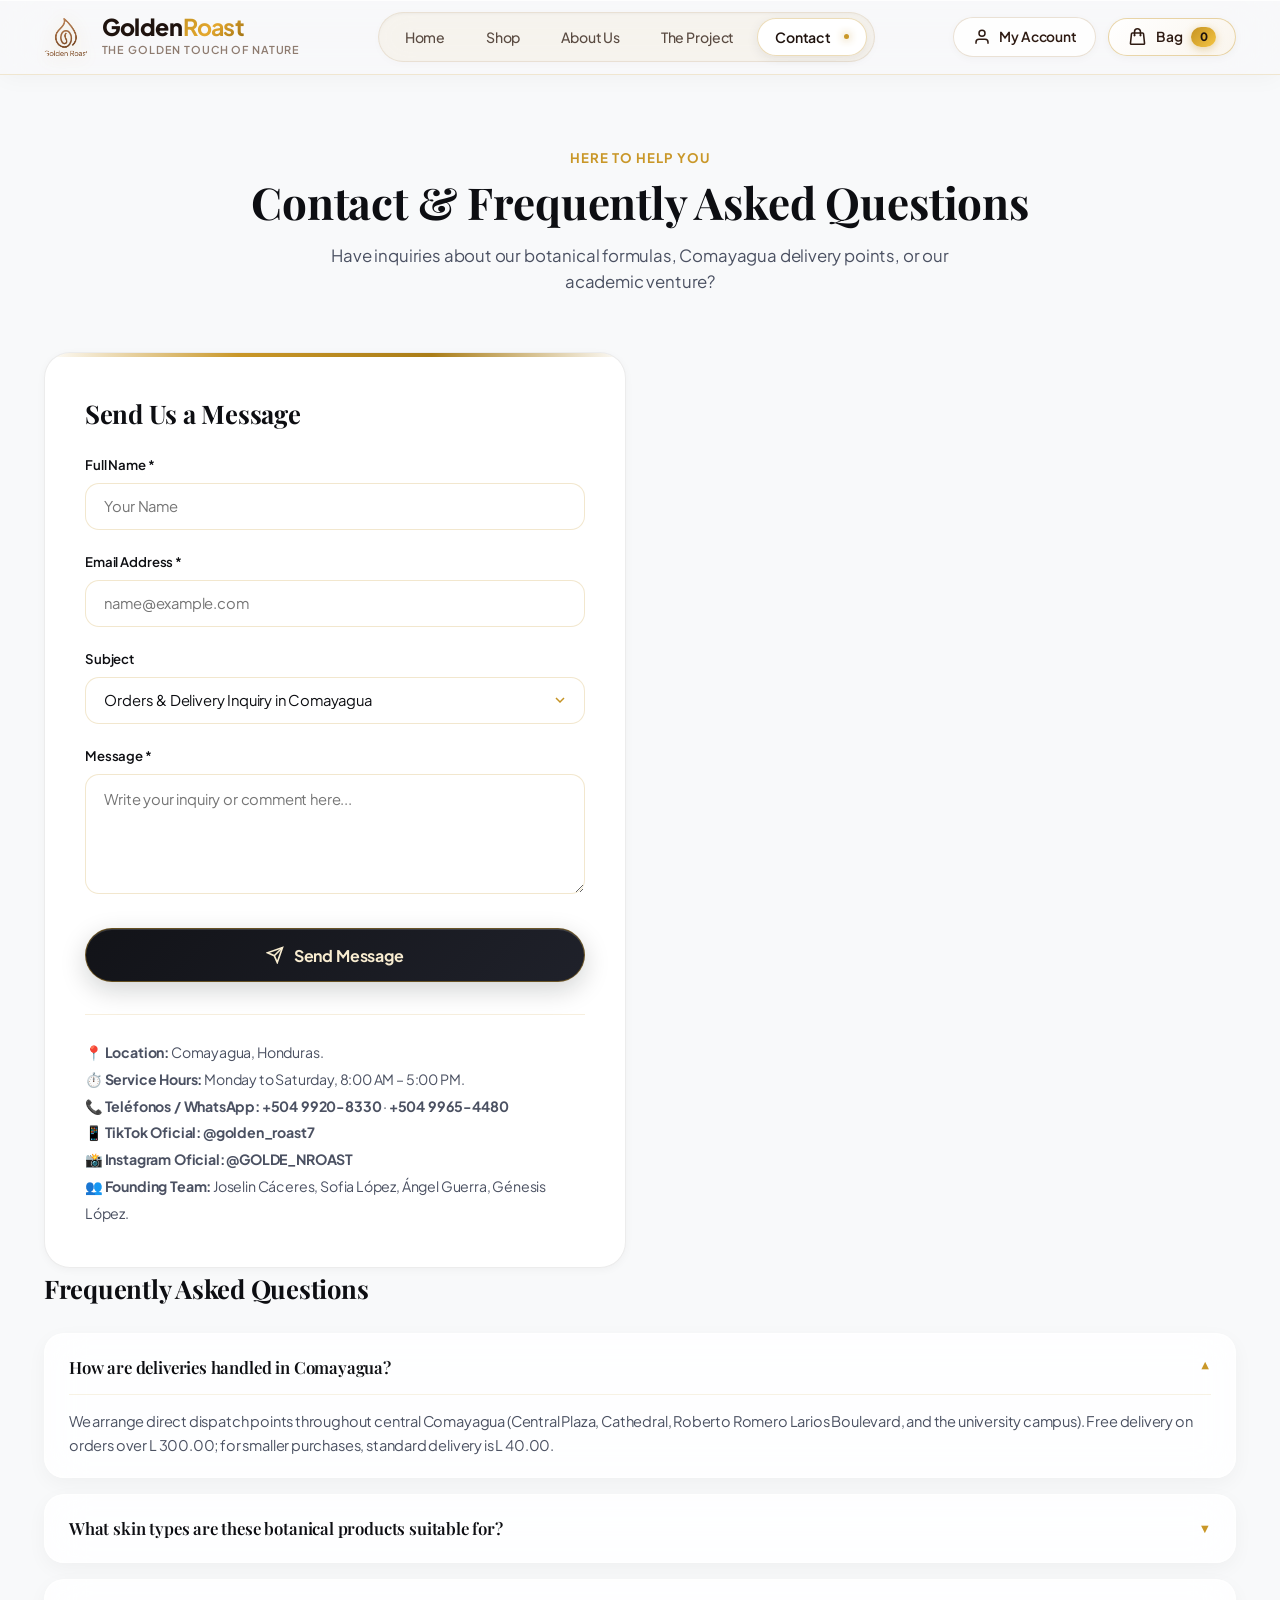
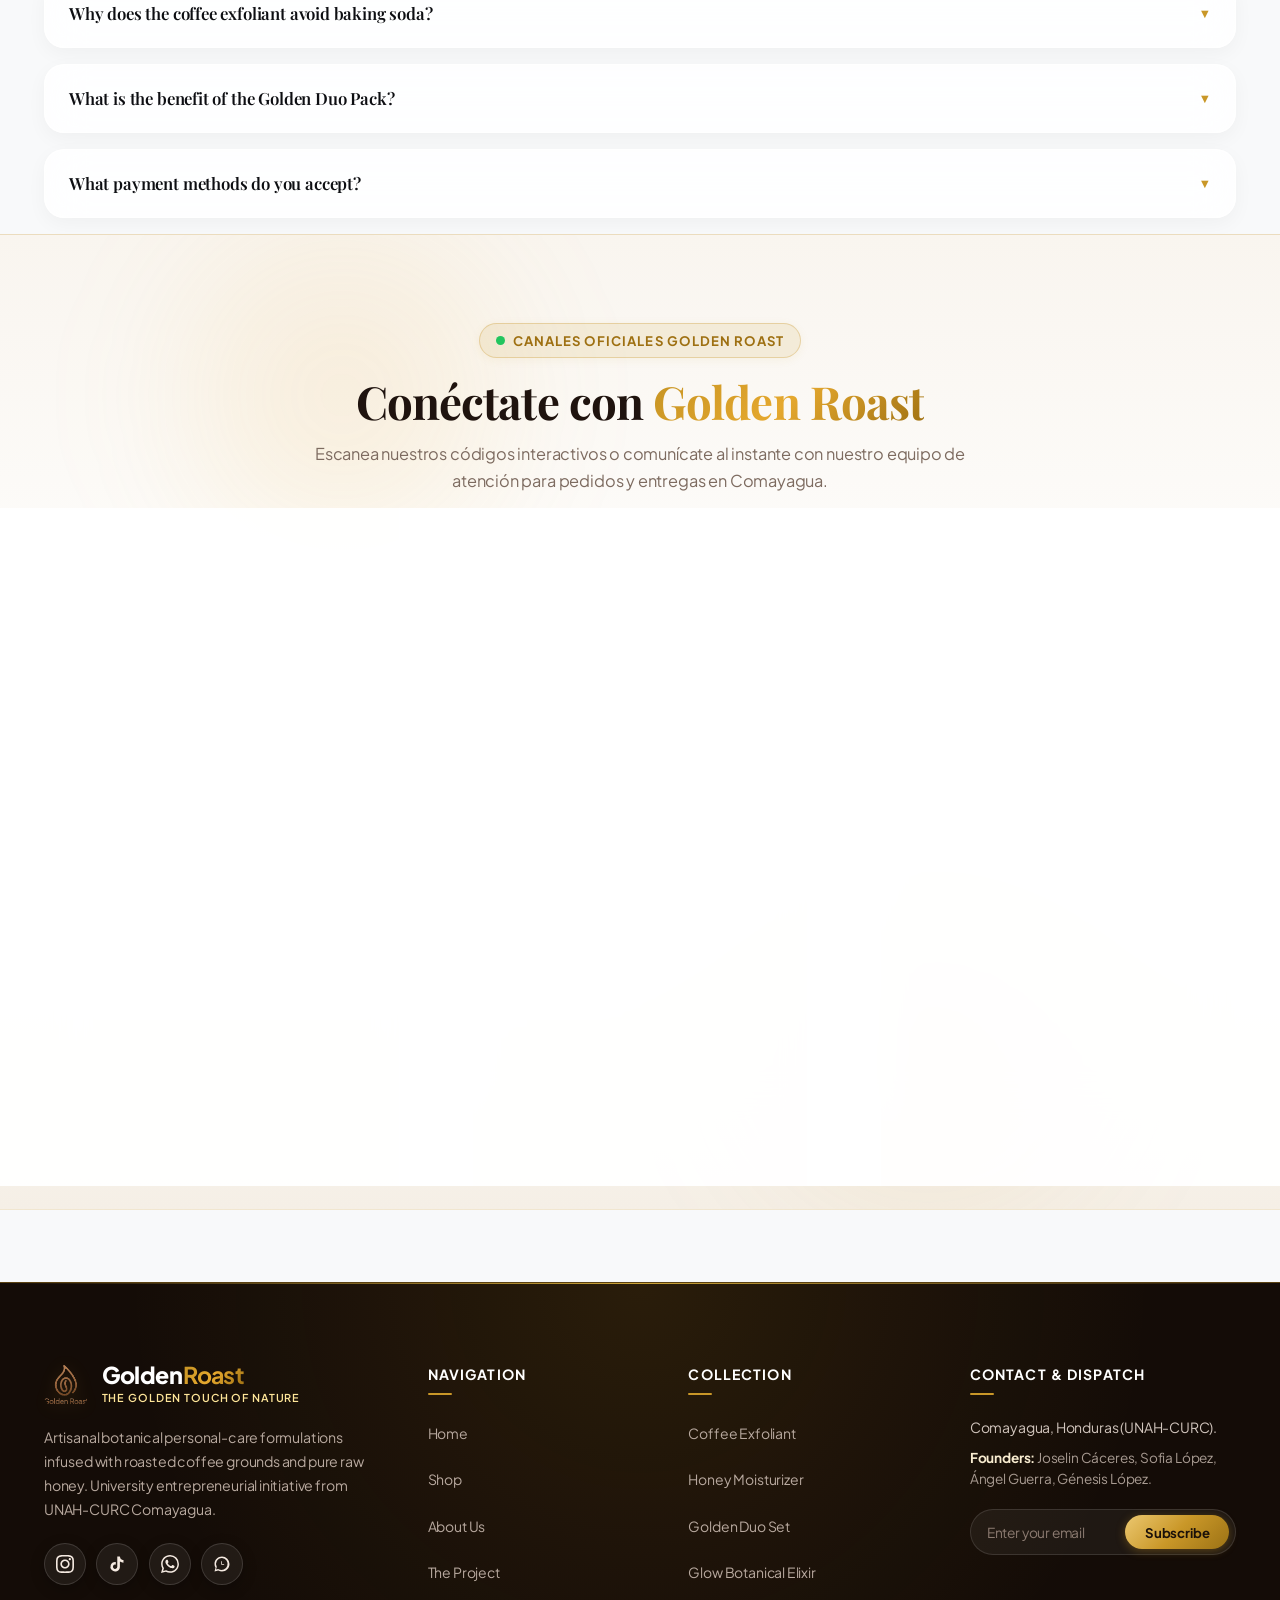
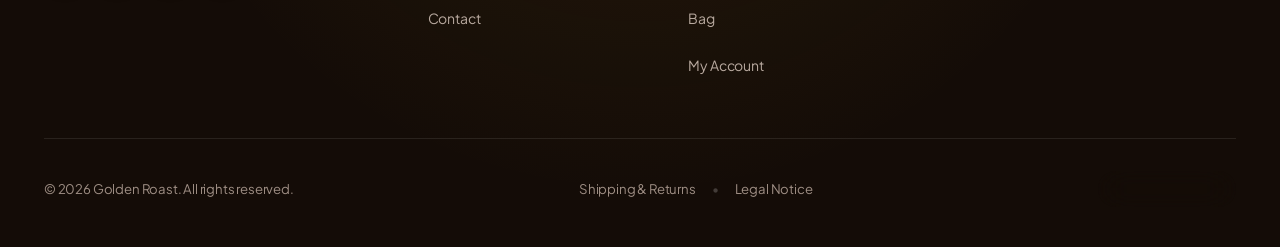
<file: contacto.html>
<!DOCTYPE html>
<html lang="en" class="notranslate" translate="no">
<head>
  <meta charset="UTF-8">
  <meta name="viewport" content="width=device-width, initial-scale=1.0">
  <meta name="google" content="notranslate">
  <title>Contact & FAQ | Golden Roast - Customer Support</title>
  <meta name="description" content="Ponte en contacto con el equipo de Golden Roast en Comayagua y resuelve dudas sobre nuestros productos botánicos.">
  <link rel="icon" type="image/png" href="assets/img/logo.png">
  <link rel="stylesheet" href="css/styles.css?v=2.2.2">
  </head>
<body>

  <!-- Ultra-Luxury Obsidian & Champagne Gold Preloader -->
  <div class="site-preloader" id="sitePreloader" aria-hidden="true">
    <div class="preloader-backdrop-glow"></div>
    <div class="preloader-content">
      <div class="preloader-symbol-wrap">
        <svg class="preloader-ring-svg" viewBox="0 0 100 100" width="86" height="86">
          <circle cx="50" cy="50" r="42" fill="none" stroke="rgba(197, 147, 35, 0.15)" stroke-width="2.5" />
          <circle cx="50" cy="50" r="42" fill="none" stroke="url(#preloaderGoldGrad)" stroke-width="2.5" stroke-dasharray="264" stroke-dashoffset="60" stroke-linecap="round" />
          <defs>
            <linearGradient id="preloaderGoldGrad" x1="0%" y1="0%" x2="100%" y2="100%">
              <stop offset="0%" stop-color="#FFE699" />
              <stop offset="50%" stop-color="#ECC870" />
              <stop offset="100%" stop-color="#C99728" />
            </linearGradient>
          </defs>
        </svg>
        <img src="assets/img/logo.png" alt="Golden Roast" class="preloader-brand-logo">
      </div>
      <div class="preloader-title">Golden<span>Roast</span></div>
      <div class="preloader-tagline" data-i18n="brand.slogan">The Golden touch of nature</div>
      <div class="preloader-progress-track">
        <div class="preloader-progress-bar"></div>
      </div>
    </div>
  </div>
  <script>
    (function(){
      function dismissPreloader(){
        var p = document.getElementById('sitePreloader');
        if (p && !p.classList.contains('dismissed')) {
          p.classList.add('dismissed');
          setTimeout(function(){ if(p && p.parentNode) p.parentNode.removeChild(p); }, 450);
        }
      }
      if (document.readyState === 'complete') {
        setTimeout(dismissPreloader, 350);
      } else {
        window.addEventListener('load', function(){ setTimeout(dismissPreloader, 350); });
        setTimeout(dismissPreloader, 1000); // 1.0s maximum guarantee
      }
    })();
  </script>



  

      <!-- Header (Apple Human Interface × Windows 11 Fluent Acrylic) -->
  <header class="main-header">
    <div class="container nav-container">
      <a href="index.html" class="brand-link" translate="no">
        <img src="assets/img/logo.png" alt="Golden Roast Logo" class="brand-logo-img">
        <div class="brand-text notranslate" translate="no">
          <span class="brand-name notranslate" translate="no">Golden<span>Roast</span></span>
          <span class="brand-slogan notranslate" translate="no">The Golden touch of nature</span>
        </div>
      </a>

      <!-- Navigation Dock & Off-Canvas Mobile Drawer -->
      <nav class="main-nav" id="mainNav">
        <div class="mobile-nav-header">
          <div class="brand-link" translate="no">
            <img src="assets/img/logo.png" alt="Golden Roast" class="brand-logo-img" style="width: 36px; height: 36px;">
            <span class="brand-name notranslate" translate="no" style="font-size: 1.25rem;">Golden<span>Roast</span></span>
          </div>
          <button class="mobile-nav-close" id="mobileNavClose" aria-label="Close navigation">&times;</button>
        </div>

        <ul class="nav-links">
          <li class="nav-item">
            <a href="index.html" class="">
              <svg class="nav-icon" width="16" height="16" viewBox="0 0 24 24" fill="none" stroke="currentColor" stroke-width="2"><path d="m3 9 9-7 9 7v11a2 2 0 0 1-2 2H5a2 2 0 0 1-2-2z"/><polyline points="9 22 9 12 15 12 15 22"/></svg>
              <span data-i18n="nav.home">Home</span>
            </a>
          </li>
          <li class="nav-item">
            <a href="tienda.html" class="">
              <svg class="nav-icon" width="16" height="16" viewBox="0 0 24 24" fill="none" stroke="currentColor" stroke-width="2"><path d="M6 2 3 6v14a2 2 0 0 0 2 2h14a2 2 0 0 0 2-2V6l-3-4Z"/><line x1="3" y1="6" x2="21" y2="6"/><path d="M16 10a4 4 0 0 1-8 0"/></svg>
              <span data-i18n="nav.shop">Shop</span>
            </a>
          </li>
          <li class="nav-item">
            <a href="sobre-nosotros.html" class="">
              <svg class="nav-icon" width="16" height="16" viewBox="0 0 24 24" fill="none" stroke="currentColor" stroke-width="2"><circle cx="12" cy="12" r="10"/><line x1="12" y1="16" x2="12" y2="12"/><line x1="12" y1="8" x2="12.01" y2="8"/></svg>
              <span data-i18n="nav.about">About Us</span>
            </a>
          </li>
          <li class="nav-item">
            <a href="proyecto.html" class="">
              <svg class="nav-icon" width="16" height="16" viewBox="0 0 24 24" fill="none" stroke="currentColor" stroke-width="2"><path d="M4 19.5v-15A2.5 2.5 0 0 1 6.5 2H20v20H6.5a2.5 2.5 0 0 1-2.5-2.5Z"/><path d="M6 6h10"/><path d="M6 10h10"/></svg>
              <span data-i18n="nav.project">The Project</span>
            </a>
          </li>
          <li class="nav-item">
            <a href="contacto.html" class="active">
              <svg class="nav-icon" width="16" height="16" viewBox="0 0 24 24" fill="none" stroke="currentColor" stroke-width="2"><path d="M22 16.92v3a2 2 0 0 1-2.18 2 19.79 19.79 0 0 1-8.63-3.07 19.5 19.5 0 0 1-6-6 19.79 19.79 0 0 1-3.07-8.67A2 2 0 0 1 4.11 2h3a2 2 0 0 1 2 1.72 12.84 12.84 0 0 0 .7 2.81 2 2 0 0 1-.45 2.11L8.09 9.91a16 16 0 0 0 6 6l1.27-1.27a2 2 0 0 1 2.11-.45 12.84 12.84 0 0 0 2.81.7A2 2 0 0 1 22 16.92z"/></svg>
              <span data-i18n="nav.contact">Contact</span>
            </a>
          </li>
        </ul>

        <div class="mobile-nav-footer">
          <a href="cuenta.html" class="nav-account-btn " style="width: 100%; justify-content: center;">
            <svg width="18" height="18" viewBox="0 0 24 24" fill="none" stroke="currentColor" stroke-width="2"><path d="M20 21v-2a4 4 0 0 0-4-4H8a4 4 0 0 0-4 4v2"/><circle cx="12" cy="7" r="4"/></svg>
            <span data-i18n="nav.account">My Account</span>
          </a>
        </div>
      </nav>

      <!-- Nav Actions -->
      <div class="nav-actions">
        <a href="cuenta.html" class="nav-account-btn ">
          <svg width="18" height="18" viewBox="0 0 24 24" fill="none" stroke="currentColor" stroke-width="2">
            <path d="M20 21v-2a4 4 0 0 0-4-4H8a4 4 0 0 0-4 4v2"></path>
            <circle cx="12" cy="7" r="4"></circle>
          </svg>
          <span data-i18n="nav.account">My Account</span>
        </a>

        <button class="btn-cart-nav" aria-label="Open Shopping Bag">
          <svg class="cart-icon-svg" viewBox="0 0 24 24" fill="none" stroke-width="2">
            <path stroke-linecap="round" stroke-linejoin="round" d="M15.75 10.5V6a3.75 3.75 0 10-7.5 0v4.5m11.356-1.993l1.263 12c.07.665-.45 1.243-1.119 1.243H4.25a1.125 1.125 0 01-1.12-1.243l1.264-12A1.125 1.125 0 015.513 7.5h12.974c.576 0 1.059.435 1.119 1.007zM8.625 10.5a.375.375 0 11-.75 0 .375.375 0 01.75 0zm7.5 0a.375.375 0 11-.75 0 .375.375 0 01.75 0z" />
          </svg>
          <span data-i18n="nav.cart">Bag</span>
          <span class="cart-badge">0</span>
        </button>

        <button class="mobile-toggle" id="mobileMenuToggle" aria-label="Open Menu">
          <svg width="22" height="22" viewBox="0 0 24 24" fill="none" stroke="currentColor" stroke-width="2.2">
            <line x1="3" y1="12" x2="21" y2="12"></line>
            <line x1="3" y1="6" x2="21" y2="6"></line>
            <line x1="3" y1="18" x2="21" y2="18"></line>
          </svg>
        </button>
      </div>
    </div>
  </header>

  <main style="padding: 4.5rem 0; position: relative; z-index: 1;">
    <div class="container">
      <div style="text-align: center; margin-bottom: 3.5rem;">
        <span class="section-tag" data-i18n="contact.tag">Here to Help You</span>
        <h1 class="section-title" data-i18n="contact.title">Contact & Frequently Asked Questions</h1>
        <p class="section-subtitle" data-i18n="contact.subtitle">Have inquiries about our botanical formulas, Comayagua delivery points, or our academic venture?</p>
      </div>

      <div class="contact-layout-grid">
        <!-- Fluent Acrylic Contact Form -->
        <div class="contact-card">
          <h3 style="font-family: var(--font-heading); color: var(--coffee-deep); font-size: 1.6rem; margin-bottom: 1.25rem; letter-spacing: -0.01em;" data-i18n="contact.form_title">Send Us a Message</h3>

          <div id="contactFeedback" style="display: none; background: #DEF7EC; color: #0E9F6E; padding: 1rem 1.25rem; border-radius: 14px; margin-bottom: 1.5rem; font-size: 0.925rem; font-weight: 500; border: 1px solid #BCF0DA;" data-i18n="contact.feedback">✓ Thank you! Your message has been received. The Golden Roast team will get back to you shortly.</div>

          <form id="contactForm">
            <div class="form-group">
              <label class="form-label" for="contactName" data-i18n="contact.name_label">Full Name *</label>
              <input type="text" id="contactName" required class="form-control" placeholder="Your Name" data-i18n-placeholder="contact.name_placeholder">
            </div>

            <div class="form-group">
              <label class="form-label" for="contactEmail" data-i18n="contact.email_label">Email Address *</label>
              <input type="email" id="contactEmail" required class="form-control" placeholder="name@example.com" data-i18n-placeholder="contact.email_placeholder">
            </div>

            <div class="form-group">
              <label class="form-label" for="contactSubject" data-i18n="contact.subject_label">Subject</label>
              <select id="contactSubject" class="form-control">
                <option value="pedidos" data-i18n="contact.subject_orders">Orders & Delivery Inquiry in Comayagua</option>
                <option value="productos" data-i18n="contact.subject_products">Ingredients & Formulations Inquiry</option>
                <option value="academico" data-i18n="contact.subject_academic">Institutional / Academic Inquiries</option>
                <option value="otro" data-i18n="contact.subject_other">Other Inquiry</option>
              </select>
            </div>

            <div class="form-group" style="margin-bottom: 1.75rem;">
              <label class="form-label" for="contactMessage" data-i18n="contact.message_label">Message *</label>
              <textarea id="contactMessage" required rows="4" class="form-control" placeholder="Write your inquiry or comment here..." data-i18n-placeholder="contact.message_placeholder"></textarea>
            </div>

            <button type="submit" class="btn btn-primary btn-contact-submit">
              <svg width="18" height="18" viewBox="0 0 24 24" fill="none" stroke="currentColor" stroke-width="2.2"><line x1="22" y1="2" x2="11" y2="13"></line><polygon points="22 2 15 22 11 13 2 9 22 2"></polygon></svg>
              <span data-i18n="contact.btn_send">Send Message</span>
            </button>
          </form>

          <div style="margin-top: 2rem; padding-top: 1.5rem; border-top: 1px solid rgba(197, 147, 35, 0.15); font-size: 0.885rem; color: var(--text-muted); line-height: 1.9;">
            <div>📍 <strong data-i18n="contact.location_label">Location:</strong> <span data-i18n="contact.location_val">Comayagua, Honduras.</span></div>
            <div>⏱️ <strong data-i18n="contact.hours_label">Service Hours:</strong> <span data-i18n="contact.hours_val">Monday to Saturday, 8:00 AM – 5:00 PM.</span></div>
            <div>📞 <strong>Teléfonos / WhatsApp:</strong> <a href="https://wa.me/50499208330" target="_blank" rel="noopener noreferrer" style="color: var(--gold-deep); font-weight: 700;">+504 9920-8330</a> · <a href="https://wa.me/50499654480" target="_blank" rel="noopener noreferrer" style="color: var(--gold-deep); font-weight: 700;">+504 9965-4480</a></div>
            <div>📱 <strong>TikTok Oficial:</strong> <a href="https://www.tiktok.com/@golden_roast7?_r=1&_t=ZS-9B3hwITM4cG" target="_blank" rel="noopener noreferrer" style="color: var(--gold-deep); font-weight: 700;">@golden_roast7</a></div>
            <div>📸 <strong>Instagram Oficial:</strong> <a href="https://www.instagram.com/golde_nroast/" target="_blank" rel="noopener noreferrer" style="color: var(--gold-deep); font-weight: 700;">@GOLDE_NROAST</a></div>
            <div>👥 <strong data-i18n="contact.team_label">Founding Team:</strong> Joselin Cáceres, Sofia López, Ángel Guerra, Génesis López.</div>
          </div>
        </div>
        </div>

        <!-- FAQ Accordion -->
        <div>
          <h3 style="font-family: var(--font-heading); color: var(--coffee-deep); font-size: 1.6rem; margin-bottom: 1.5rem; letter-spacing: -0.01em;" data-i18n="contact.faq_title">Frequently Asked Questions</h3>

          <div class="faq-item active">
            <div class="faq-question">
              <span data-i18n="contact.faq1_q">How are deliveries handled in Comayagua?</span>
              <span class="faq-toggle-icon">▼</span>
            </div>
            <div class="faq-answer" data-i18n="contact.faq1_a">We arrange direct dispatch points throughout central Comayagua (Central Plaza, Cathedral, Roberto Romero Larios Boulevard, and the university campus). Free delivery on orders over L 300.00; for smaller purchases, standard delivery is L 40.00.</div>
          </div>

          <div class="faq-item">
            <div class="faq-question">
              <span data-i18n="contact.faq2_q">What skin types are these botanical products suitable for?</span>
              <span class="faq-toggle-icon">▼</span>
            </div>
            <div class="faq-answer" data-i18n="contact.faq2_a">Our products are formulated with gentle botanical actives including roasted coffee grounds, pure honey, and fresh aloe vera. They suit normal, combination, and dry skin types. For sensitive skin, we recommend a preliminary patch test on the inner forearm.</div>
          </div>

          <div class="faq-item">
            <div class="faq-question">
              <span data-i18n="contact.faq3_q">Why does the coffee exfoliant avoid baking soda?</span>
              <span class="faq-toggle-icon">▼</span>
            </div>
            <div class="faq-answer" data-i18n="contact.faq3_a">Baking soda has an alkaline pH of ~9, whereas healthy human skin thrives in an acidic pH between 4.7 and 5.5. To protect your skin moisture barrier and microbiome, our gentle formula relies on finely ground coffee, organic sugar, and virgin coconut oil.</div>
          </div>

          <div class="faq-item">
            <div class="faq-question">
              <span data-i18n="contact.faq4_q">What is the benefit of the Golden Duo Pack?</span>
              <span class="faq-toggle-icon">▼</span>
            </div>
            <div class="faq-answer" data-i18n="contact.faq4_a">The set unifies the Coffee Exfoliant (Step 1: Renew) and Honey Moisturizer (Step 2: Nourish), creating a complete synergic skincare ritual with a L 30.00 bundle savings (L 350.00 instead of L 380.00).</div>
          </div>

          <div class="faq-item">
            <div class="faq-question">
              <span data-i18n="contact.faq5_q">What payment methods do you accept?</span>
              <span class="faq-toggle-icon">▼</span>
            </div>
            <div class="faq-answer" data-i18n="contact.faq5_a">We accept cash on delivery when receiving your order in Comayagua, local bank transfers (Banco Atlántida, Ficohsa, BAC Credomatic), and secure digital confirmations via WhatsApp.</div>
          </div>
        </div>
      </div>

          <!-- Interactive Animated Luxury Social & Contact Hub -->
    <section class="social-hub-section" id="canales-oficiales">
      <div class="social-hub-glow-1"></div>
      <div class="social-hub-glow-2"></div>

      <div class="container">
        <div class="hub-header">
          <div class="hub-badge">
            <span class="hub-live-dot"></span>
            Canales Oficiales Golden Roast
          </div>
          <h2 class="hub-title">
            Conéctate con <span>Golden Roast</span>
          </h2>
          <p class="hub-subtitle">
            Escanea nuestros códigos interactivos o comunícate al instante con nuestro equipo de atención para pedidos y entregas en Comayagua.
          </p>
        </div>

        <div class="hub-cards-grid">
                    <!-- 1. TikTok Luxury QR Card -->
          <article class="hub-card hub-qr-card">
            <div class="hub-card-header">
              <div class="hub-icon-pill hub-icon-tiktok">
                <svg width="22" height="22" viewBox="0 0 24 24" fill="currentColor"><path d="M19.59 6.69a4.83 4.83 0 0 1-3.77-4.25V2h-3.45v13.67a2.89 2.89 0 0 1-5.2 1.74 2.89 2.89 0 0 1 2.31-4.64 2.93 2.93 0 0 1 .88.13V9.4a6.84 6.84 0 0 0-1-.05A6.33 6.33 0 0 0 5 20.1a6.34 6.34 0 0 0 10.86-4.43v-7a8.16 8.16 0 0 0 4.77 1.52v-3.4a4.85 4.85 0 0 1-1.04-.1z"/></svg>
              </div>
              <div class="hub-card-title-group">
                <h3>TikTok Oficial <span class="hub-verified-check">✓</span></h3>
                <span class="hub-card-tag">@golden_roast7</span>
              </div>
            </div>

            <!-- Precision Scanner Frame -->
            <div class="hub-scanner-box">
              <span class="scanner-corner corner-tl"></span>
              <span class="scanner-corner corner-tr"></span>
              <span class="scanner-corner corner-bl"></span>
              <span class="scanner-corner corner-br"></span>
              <div class="hub-scan-beam"></div>

              <div class="hub-qr-canvas-wrap">
                <img src="assets/img/qr-tiktok-clean.svg" alt="Código QR Oficial TikTok Golden Roast @golden_roast7" class="hub-clean-qr" width="240" height="240" loading="lazy">
                <div class="hub-qr-center-badge hub-center-tiktok" aria-hidden="true">
                  <svg width="20" height="20" viewBox="0 0 24 24" fill="currentColor"><path d="M19.59 6.69a4.83 4.83 0 0 1-3.77-4.25V2h-3.45v13.67a2.89 2.89 0 0 1-5.2 1.74 2.89 2.89 0 0 1 2.31-4.64 2.93 2.93 0 0 1 .88.13V9.4a6.84 6.84 0 0 0-1-.05A6.33 6.33 0 0 0 5 20.1a6.34 6.34 0 0 0 10.86-4.43v-7a8.16 8.16 0 0 0 4.77 1.52v-3.4a4.85 4.85 0 0 1-1.04-.1z"/></svg>
                </div>
              </div>
            </div>

            <div class="hub-qr-meta">
              <span class="hub-meta-beacon"></span>
              <span>Enlace Directo Verificado</span>
            </div>

            <div class="hub-btn-dual-group">
              <a href="https://www.tiktok.com/@golden_roast7?_r=1&_t=ZS-9B3hwITM4cG" target="_blank" rel="noopener noreferrer" class="hub-cta-btn btn-dark-tiktok">
                <span>Abrir TikTok</span>
                <svg width="15" height="15" viewBox="0 0 24 24" fill="none" stroke="currentColor" stroke-width="2.5"><line x1="7" y1="17" x2="17" y2="7"></line><polyline points="7 7 17 7 17 17"></polyline></svg>
              </a>
              <button type="button" class="hub-copy-btn" data-copy-link="https://www.tiktok.com/@golden_roast7?_r=1&_t=ZS-9B3hwITM4cG" title="Copiar enlace de TikTok">
                <svg width="15" height="15" viewBox="0 0 24 24" fill="none" stroke="currentColor" stroke-width="2"><rect width="14" height="14" x="8" y="8" rx="2" ry="2"/><path d="M4 16c-1.1 0-2-.9-2-2V4c0-1.1.9-2 2-2h10c1.1 0 2 .9 2 2"/></svg>
                <span>Copiar</span>
              </button>
            </div>
          </article>

          <!-- 2. Instagram Luxury QR Card -->
          <article class="hub-card hub-qr-card">
            <div class="hub-card-header">
              <div class="hub-icon-pill hub-icon-instagram">
                <svg width="22" height="22" viewBox="0 0 24 24" fill="currentColor"><path d="M12 2.163c3.204 0 3.584.012 4.85.07 3.252.148 4.771 1.691 4.919 4.919.058 1.265.069 1.645.069 4.849 0 3.205-.012 3.584-.069 4.849-.149 3.225-1.664 4.771-4.919 4.919-1.266.058-1.644.07-4.85.07-3.204 0-3.584-.012-4.849-.07-3.26-.149-4.771-1.699-4.919-4.92-.058-1.265-.07-1.644-.07-4.849 0-3.204.013-3.583.07-4.849.149-3.227 1.664-4.771 4.919-4.919 1.266-.057 1.645-.069 4.849-.069zm0-2.163c-3.259 0-3.667.014-4.947.072-4.358.2-6.78 2.618-6.98 6.98-.059 1.281-.073 1.689-.073 4.948 0 3.259.014 3.668.072 4.948.2 4.358 2.618 6.78 6.98 6.98 1.281.058 1.689.072 4.948.072 3.259 0 3.668-.014 4.948-.072 4.354-.2 6.782-2.618 6.979-6.98.059-1.28.073-1.689.073-4.948 0-3.259-.014-3.667-.072-4.947-.196-4.354-2.617-6.78-6.979-6.98-1.281-.059-1.69-.073-4.949-.073zm0 5.838c-3.403 0-6.162 2.759-6.162 6.162s2.759 6.163 6.162 6.163 6.162-2.759 6.162-6.163c0-3.403-2.759-6.162-6.162-6.162zm0 10.162c-2.209 0-4-1.79-4-4 0-2.209 1.791-4 4-4s4 1.791 4 4c0 2.21-1.791 4-4 4zm6.406-11.845c-.796 0-1.441.645-1.441 1.44s.645 1.44 1.441 1.44c.795 0 1.439-.645 1.439-1.44s-.644-1.44-1.439-1.44z"/></svg>
              </div>
              <div class="hub-card-title-group">
                <h3>Instagram Oficial <span class="hub-verified-check">✓</span></h3>
                <span class="hub-card-tag">@GOLDE_NROAST</span>
              </div>
            </div>

            <!-- Precision Scanner Frame -->
            <div class="hub-scanner-box">
              <span class="scanner-corner corner-tl"></span>
              <span class="scanner-corner corner-tr"></span>
              <span class="scanner-corner corner-bl"></span>
              <span class="scanner-corner corner-br"></span>
              <div class="hub-scan-beam"></div>

              <div class="hub-qr-canvas-wrap">
                <img src="assets/img/qr-instagram-clean.svg" alt="Código QR Oficial Instagram Golden Roast @GOLDE_NROAST" class="hub-clean-qr" width="240" height="240" loading="lazy">
                <div class="hub-qr-center-badge hub-center-instagram" aria-hidden="true">
                  <svg width="20" height="20" viewBox="0 0 24 24" fill="currentColor"><path d="M12 2.163c3.204 0 3.584.012 4.85.07 3.252.148 4.771 1.691 4.919 4.919.058 1.265.069 1.645.069 4.849 0 3.205-.012 3.584-.069 4.849-.149 3.225-1.664 4.771-4.919 4.919-1.266.058-1.644.07-4.85.07-3.204 0-3.584-.012-4.849-.07-3.26-.149-4.771-1.699-4.919-4.92-.058-1.265-.07-1.644-.07-4.849 0-3.204.013-3.583.07-4.849.149-3.227 1.664-4.771 4.919-4.919 1.266-.057 1.645-.069 4.849-.069zm0-2.163c-3.259 0-3.667.014-4.947.072-4.358.2-6.78 2.618-6.98 6.98-.059 1.281-.073 1.689-.073 4.948 0 3.259.014 3.668.072 4.948.2 4.358 2.618 6.78 6.98 6.98 1.281.058 1.689.072 4.948.072 3.259 0 3.668-.014 4.948-.072 4.354-.2 6.782-2.618 6.979-6.98.059-1.28.073-1.689.073-4.948 0-3.259-.014-3.667-.072-4.947-.196-4.354-2.617-6.78-6.979-6.98-1.281-.059-1.69-.073-4.949-.073zm0 5.838c-3.403 0-6.162 2.759-6.162 6.162s2.759 6.163 6.162 6.163 6.162-2.759 6.162-6.163c0-3.403-2.759-6.162-6.162-6.162zm0 10.162c-2.209 0-4-1.79-4-4 0-2.209 1.791-4 4-4s4 1.791 4 4c0 2.21-1.791 4-4 4zm6.406-11.845c-.796 0-1.441.645-1.441 1.44s.645 1.44 1.441 1.44c.795 0 1.439-.645 1.439-1.44s-.644-1.44-1.439-1.44z"/></svg>
                </div>
              </div>
            </div>

            <div class="hub-qr-meta">
              <span class="hub-meta-beacon"></span>
              <span>Enlace Directo Verificado</span>
            </div>

            <div class="hub-btn-dual-group">
              <a href="https://www.instagram.com/golde_nroast/" target="_blank" rel="noopener noreferrer" class="hub-cta-btn btn-sunset-instagram">
                <span>Follow on Instagram</span>
                <svg width="15" height="15" viewBox="0 0 24 24" fill="none" stroke="currentColor" stroke-width="2.5"><line x1="7" y1="17" x2="17" y2="7"></line><polyline points="7 7 17 7 17 17"></polyline></svg>
              </a>
              <button type="button" class="hub-copy-btn" data-copy-link="https://www.instagram.com/golde_nroast/" title="Copiar enlace de Instagram">
                <svg width="15" height="15" viewBox="0 0 24 24" fill="none" stroke="currentColor" stroke-width="2"><rect width="14" height="14" x="8" y="8" rx="2" ry="2"/><path d="M4 16c-1.1 0-2-.9-2-2V4c0-1.1.9-2 2-2h10c1.1 0 2 .9 2 2"/></svg>
                <span>Copiar</span>
              </button>
            </div>
          </article>

          <!-- 3. WhatsApp & Direct Phone Hub Card -->
          <article class="hub-card">
            <div class="hub-card-header">
              <div class="hub-icon-pill hub-icon-whatsapp">
                <svg width="26" height="26" viewBox="0 0 24 24" fill="currentColor"><path d="M17.472 14.382c-.301-.15-1.78-.878-2.056-.979-.275-.1-.476-.15-.676.15-.2.301-.776.979-.952 1.18-.175.2-.351.226-.652.076-.301-.15-1.27-.468-2.42-1.493-.894-.798-1.498-1.784-1.674-2.085-.175-.3-.019-.463.132-.613.136-.134.301-.351.451-.527.151-.175.2-.301.301-.501.1-.2.05-.376-.025-.526-.075-.15-.677-1.631-.927-2.233-.244-.587-.492-.507-.676-.516l-.577-.01c-.2 0-.527.075-.802.376s-1.053 1.028-1.053 2.508 1.078 2.909 1.229 3.109c.15.2 2.122 3.24 5.141 4.544.718.31 1.279.496 1.716.634.721.23 1.378.197 1.897.12.578-.087 1.78-.727 2.031-1.429.251-.702.251-1.304.175-1.43-.075-.125-.276-.2-.577-.35zm-5.42 7.403h-.004a9.87 9.87 0 0 1-5.031-1.378l-.361-.214-3.741.982.998-3.648-.235-.374a9.86 9.86 0 0 1-1.51-5.26c.001-5.45 4.436-9.884 9.888-9.884 2.64 0 5.122 1.03 6.988 2.898a9.825 9.825 0 0 1 2.893 6.994c-.003 5.45-4.437 9.884-9.886 9.884zm8.413-18.297A11.815 11.815 0 0 0 12.05 0C5.495 0 .16 5.335.157 11.892c0 2.096.547 4.142 1.588 5.945L0 24l6.335-1.662a11.866 11.866 0 0 0 5.713 1.455h.005c6.554 0 11.89-5.335 11.893-11.893a11.82 11.82 0 0 0-3.48-8.413z"/></svg>
              </div>
              <div class="hub-card-title-group">
                <h3>Atención Directa</h3>
                <span class="hub-card-tag">WhatsApp & Llamadas</span>
              </div>
            </div>

            <div class="hub-live-badge">
              <span class="hub-live-dot"></span>
              Líneas Activas (Comayagua)
            </div>

            <div class="hub-phone-list">
              <!-- Line 1 -->
              <div class="hub-phone-row">
                <div class="hub-phone-info">
                  <span class="hub-phone-label">Línea 1 · Ventas & Pedidos</span>
                  <span class="hub-phone-number">+504 9920-8330</span>
                </div>
                <div class="hub-phone-actions">
                  <a href="https://wa.me/50499208330?text=Hola%20Golden%20Roast,%20quisiera%20informaci%C3%B3n%20sobre%20sus%20productos." target="_blank" rel="noopener noreferrer" class="hub-action-icon-btn btn-wa-green" title="Chat en WhatsApp con Línea 1" aria-label="WhatsApp Línea 1">
                    <svg width="18" height="18" viewBox="0 0 24 24" fill="currentColor"><path d="M17.472 14.382c-.301-.15-1.78-.878-2.056-.979-.275-.1-.476-.15-.676.15-.2.301-.776.979-.952 1.18-.175.2-.351.226-.652.076-.301-.15-1.27-.468-2.42-1.493-.894-.798-1.498-1.784-1.674-2.085-.175-.3-.019-.463.132-.613.136-.134.301-.351.451-.527.151-.175.2-.301.301-.501.1-.2.05-.376-.025-.526-.075-.15-.677-1.631-.927-2.233-.244-.587-.492-.507-.676-.516l-.577-.01c-.2 0-.527.075-.802.376s-1.053 1.028-1.053 2.508 1.078 2.909 1.229 3.109c.15.2 2.122 3.24 5.141 4.544.718.31 1.279.496 1.716.634.721.23 1.378.197 1.897.12.578-.087 1.78-.727 2.031-1.429.251-.702.251-1.304.175-1.43-.075-.125-.276-.2-.577-.35zm-5.42 7.403h-.004a9.87 9.87 0 0 1-5.031-1.378l-.361-.214-3.741.982.998-3.648-.235-.374a9.86 9.86 0 0 1-1.51-5.26c.001-5.45 4.436-9.884 9.888-9.884 2.64 0 5.122 1.03 6.988 2.898a9.825 9.825 0 0 1 2.893 6.994c-.003 5.45-4.437 9.884-9.886 9.884zm8.413-18.297A11.815 11.815 0 0 0 12.05 0C5.495 0 .16 5.335.157 11.892c0 2.096.547 4.142 1.588 5.945L0 24l6.335-1.662a11.866 11.866 0 0 0 5.713 1.455h.005c6.554 0 11.89-5.335 11.893-11.893a11.82 11.82 0 0 0-3.48-8.413z"/></svg>
                  </a>
                  <a href="tel:+50499208330" class="hub-action-icon-btn btn-call-gold" title="Llamar a Línea 1" aria-label="Llamar Línea 1">
                    <svg width="16" height="16" viewBox="0 0 24 24" fill="none" stroke="currentColor" stroke-width="2.4"><path d="M22 16.92v3a2 2 0 0 1-2.18 2 19.79 19.79 0 0 1-8.63-3.07 19.5 19.5 0 0 1-6-6 19.79 19.79 0 0 1-3.07-8.67A2 2 0 0 1 4.11 2h3a2 2 0 0 1 2 1.72 12.84 12.84 0 0 0 .7 2.81 2 2 0 0 1-.45 2.11L8.09 9.91a16 16 0 0 0 6 6l1.27-1.27a2 2 0 0 1 2.11-.45 12.84 12.84 0 0 0 2.81.7A2 2 0 0 1 22 16.92z"/></svg>
                  </a>
                </div>
              </div>

              <!-- Line 2 -->
              <div class="hub-phone-row">
                <div class="hub-phone-info">
                  <span class="hub-phone-label">Línea 2 · Entregas & Soporte</span>
                  <span class="hub-phone-number">+504 9965-4480</span>
                </div>
                <div class="hub-phone-actions">
                  <a href="https://wa.me/50499654480?text=Hola%20Golden%20Roast,%20quisiera%20consultar%20sobre%20entregas." target="_blank" rel="noopener noreferrer" class="hub-action-icon-btn btn-wa-green" title="Chat en WhatsApp con Línea 2" aria-label="WhatsApp Línea 2">
                    <svg width="18" height="18" viewBox="0 0 24 24" fill="currentColor"><path d="M17.472 14.382c-.301-.15-1.78-.878-2.056-.979-.275-.1-.476-.15-.676.15-.2.301-.776.979-.952 1.18-.175.2-.351.226-.652.076-.301-.15-1.27-.468-2.42-1.493-.894-.798-1.498-1.784-1.674-2.085-.175-.3-.019-.463.132-.613.136-.134.301-.351.451-.527.151-.175.2-.301.301-.501.1-.2.05-.376-.025-.526-.075-.15-.677-1.631-.927-2.233-.244-.587-.492-.507-.676-.516l-.577-.01c-.2 0-.527.075-.802.376s-1.053 1.028-1.053 2.508 1.078 2.909 1.229 3.109c.15.2 2.122 3.24 5.141 4.544.718.31 1.279.496 1.716.634.721.23 1.378.197 1.897.12.578-.087 1.78-.727 2.031-1.429.251-.702.251-1.304.175-1.43-.075-.125-.276-.2-.577-.35zm-5.42 7.403h-.004a9.87 9.87 0 0 1-5.031-1.378l-.361-.214-3.741.982.998-3.648-.235-.374a9.86 9.86 0 0 1-1.51-5.26c.001-5.45 4.436-9.884 9.888-9.884 2.64 0 5.122 1.03 6.988 2.898a9.825 9.825 0 0 1 2.893 6.994c-.003 5.45-4.437 9.884-9.886 9.884zm8.413-18.297A11.815 11.815 0 0 0 12.05 0C5.495 0 .16 5.335.157 11.892c0 2.096.547 4.142 1.588 5.945L0 24l6.335-1.662a11.866 11.866 0 0 0 5.713 1.455h.005c6.554 0 11.89-5.335 11.893-11.893a11.82 11.82 0 0 0-3.48-8.413z"/></svg>
                  </a>
                  <a href="tel:+50499654480" class="hub-action-icon-btn btn-call-gold" title="Llamar a Línea 2" aria-label="Llamar Línea 2">
                    <svg width="16" height="16" viewBox="0 0 24 24" fill="none" stroke="currentColor" stroke-width="2.4"><path d="M22 16.92v3a2 2 0 0 1-2.18 2 19.79 19.79 0 0 1-8.63-3.07 19.5 19.5 0 0 1-6-6 19.79 19.79 0 0 1-3.07-8.67A2 2 0 0 1 4.11 2h3a2 2 0 0 1 2 1.72 12.84 12.84 0 0 0 .7 2.81 2 2 0 0 1-.45 2.11L8.09 9.91a16 16 0 0 0 6 6l1.27-1.27a2 2 0 0 1 2.11-.45 12.84 12.84 0 0 0 2.81.7A2 2 0 0 1 22 16.92z"/></svg>
                  </a>
                </div>
              </div>
            </div>

            <!-- Quick Action Chips -->
            <div class="hub-quick-chips">
              <a href="https://wa.me/50499208330?text=Hola%20Golden%20Roast,%20deseo%20pedir%20el%20Pack%20Golden%20D%C3%BAo." target="_blank" rel="noopener noreferrer" class="hub-chip-btn">✨ Pack Dúo (L 350)</a>
              <a href="https://wa.me/50499208330?text=Hola,%20quisiera%20pedir%20el%20Exfoliante%20de%20Caf%C3%A9." target="_blank" rel="noopener noreferrer" class="hub-chip-btn">☕ Exfoliante (L 190)</a>
              <a href="https://wa.me/50499654480?text=Hola,%20%C2%BFcu%C3%A1les%20son%20los%20puntos%20de%20entrega%20en%20Comayagua?" target="_blank" rel="noopener noreferrer" class="hub-chip-btn">📍 Puntos Entrega</a>
            </div>

            <a href="https://wa.me/50499208330" target="_blank" rel="noopener noreferrer" class="hub-cta-btn btn-emerald-whatsapp">
              <svg width="18" height="18" viewBox="0 0 24 24" fill="currentColor"><path d="M17.472 14.382c-.301-.15-1.78-.878-2.056-.979-.275-.1-.476-.15-.676.15-.2.301-.776.979-.952 1.18-.175.2-.351.226-.652.076-.301-.15-1.27-.468-2.42-1.493-.894-.798-1.498-1.784-1.674-2.085-.175-.3-.019-.463.132-.613.136-.134.301-.351.451-.527.151-.175.2-.301.301-.501.1-.2.05-.376-.025-.526-.075-.15-.677-1.631-.927-2.233-.244-.587-.492-.507-.676-.516l-.577-.01c-.2 0-.527.075-.802.376s-1.053 1.028-1.053 2.508 1.078 2.909 1.229 3.109c.15.2 2.122 3.24 5.141 4.544.718.31 1.279.496 1.716.634.721.23 1.378.197 1.897.12.578-.087 1.78-.727 2.031-1.429.251-.702.251-1.304.175-1.43-.075-.125-.276-.2-.577-.35zm-5.42 7.403h-.004a9.87 9.87 0 0 1-5.031-1.378l-.361-.214-3.741.982.998-3.648-.235-.374a9.86 9.86 0 0 1-1.51-5.26c.001-5.45 4.436-9.884 9.888-9.884 2.64 0 5.122 1.03 6.988 2.898a9.825 9.825 0 0 1 2.893 6.994c-.003 5.45-4.437 9.884-9.886 9.884zm8.413-18.297A11.815 11.815 0 0 0 12.05 0C5.495 0 .16 5.335.157 11.892c0 2.096.547 4.142 1.588 5.945L0 24l6.335-1.662a11.866 11.866 0 0 0 5.713 1.455h.005c6.554 0 11.89-5.335 11.893-11.893a11.82 11.82 0 0 0-3.48-8.413z"/></svg>
              <span>Escribir por WhatsApp</span>
            </a>
          </article>
        </div>
      </div>
    </section>

    </div>
  </main>

    <!-- Footer (Enterprise Luxury Dark Acrylic & Social Hub) -->
  <footer class="main-footer">
    <div class="container">
      <div class="footer-grid">
        <!-- 1. Brand & Socials -->
        <div class="footer-brand">
          <a href="index.html" class="brand-link" translate="no">
            <img src="assets/img/logo.png" alt="Golden Roast Logo" class="brand-logo-img">
            <div class="brand-text notranslate" translate="no">
              <span class="brand-name notranslate" translate="no" style="color: #FFFFFF;">Golden<span style="color: var(--gold-pale);">Roast</span></span>
              <span class="brand-slogan notranslate" translate="no" style="color: #FFE699;" data-i18n="brand.slogan">The Golden touch of nature</span>
            </div>
          </a>
          <p data-i18n="footer.brand_desc">Artisanal botanical personal-care formulations infused with roasted coffee grounds and pure raw honey. University entrepreneurial initiative from UNAH-CURC Comayagua.</p>

          <!-- Social Media Icons (Instagram, Facebook, TikTok, WhatsApp) -->
          
                    <div class="footer-social-bar">
            <a href="https://www.instagram.com/golde_nroast/" target="_blank" rel="noopener noreferrer" class="footer-social-btn" aria-label="Instagram de Golden Roast: @GOLDE_NROAST" title="Instagram: @GOLDE_NROAST">
              <svg width="18" height="18" viewBox="0 0 24 24" fill="currentColor"><path d="M12 2.163c3.204 0 3.584.012 4.85.07 3.252.148 4.771 1.691 4.919 4.919.058 1.265.069 1.645.069 4.849 0 3.205-.012 3.584-.069 4.849-.149 3.225-1.664 4.771-4.919 4.919-1.266.058-1.644.07-4.85.07-3.204 0-3.584-.012-4.849-.07-3.26-.149-4.771-1.699-4.919-4.92-.058-1.265-.07-1.644-.07-4.849 0-3.204.013-3.583.07-4.849.149-3.227 1.664-4.771 4.919-4.919 1.266-.057 1.645-.069 4.849-.069zm0-2.163c-3.259 0-3.667.014-4.947.072-4.358.2-6.78 2.618-6.98 6.98-.059 1.281-.073 1.689-.073 4.948 0 3.259.014 3.668.072 4.948.2 4.358 2.618 6.78 6.98 6.98 1.281.058 1.689.072 4.948.072 3.259 0 3.668-.014 4.948-.072 4.354-.2 6.782-2.618 6.979-6.98.059-1.28.073-1.689.073-4.948 0-3.259-.014-3.667-.072-4.947-.196-4.354-2.617-6.78-6.979-6.98-1.281-.059-1.69-.073-4.949-.073zm0 5.838c-3.403 0-6.162 2.759-6.162 6.162s2.759 6.163 6.162 6.163 6.162-2.759 6.162-6.163c0-3.403-2.759-6.162-6.162-6.162zm0 10.162c-2.209 0-4-1.79-4-4 0-2.209 1.791-4 4-4s4 1.791 4 4c0 2.21-1.791 4-4 4zm6.406-11.845c-.796 0-1.441.645-1.441 1.44s.645 1.44 1.441 1.44c.795 0 1.439-.645 1.439-1.44s-.644-1.44-1.439-1.44z"/></svg>
            </a>
            <a href="https://www.tiktok.com/@golden_roast7?_r=1&_t=ZS-9B3hwITM4cG" target="_blank" rel="noopener noreferrer" class="footer-social-btn" aria-label="TikTok de Golden Roast: @golden_roast7" title="TikTok: @golden_roast7">
              <svg width="18" height="18" viewBox="0 0 24 24" fill="currentColor"><path d="M19.59 6.69a4.83 4.83 0 0 1-3.77-4.25V2h-3.45v13.67a2.89 2.89 0 0 1-5.2 1.74 2.89 2.89 0 0 1 2.31-4.64 2.93 2.93 0 0 1 .88.13V9.4a6.84 6.84 0 0 0-1-.05A6.33 6.33 0 0 0 5 20.1a6.34 6.34 0 0 0 10.86-4.43v-7a8.16 8.16 0 0 0 4.77 1.52v-3.4a4.85 4.85 0 0 1-1.04-.1z"/></svg>
            </a>
            <a href="https://wa.me/50499208330" target="_blank" rel="noopener noreferrer" class="footer-social-btn" aria-label="WhatsApp Golden Roast: +504 9920-8330" title="WhatsApp: +504 9920-8330">
              <svg width="18" height="18" viewBox="0 0 24 24" fill="currentColor"><path d="M17.472 14.382c-.301-.15-1.78-.878-2.056-.979-.275-.1-.476-.15-.676.15-.2.301-.776.979-.952 1.18-.175.2-.351.226-.652.076-.301-.15-1.27-.468-2.42-1.493-.894-.798-1.498-1.784-1.674-2.085-.175-.3-.019-.463.132-.613.136-.134.301-.351.451-.527.151-.175.2-.301.301-.501.1-.2.05-.376-.025-.526-.075-.15-.677-1.631-.927-2.233-.244-.587-.492-.507-.676-.516l-.577-.01c-.2 0-.527.075-.802.376s-1.053 1.028-1.053 2.508 1.078 2.909 1.229 3.109c.15.2 2.122 3.24 5.141 4.544.718.31 1.279.496 1.716.634.721.23 1.378.197 1.897.12.578-.087 1.78-.727 2.031-1.429.251-.702.251-1.304.175-1.43-.075-.125-.276-.2-.577-.35zm-5.42 7.403h-.004a9.87 9.87 0 0 1-5.031-1.378l-.361-.214-3.741.982.998-3.648-.235-.374a9.86 9.86 0 0 1-1.51-5.26c.001-5.45 4.436-9.884 9.888-9.884 2.64 0 5.122 1.03 6.988 2.898a9.825 9.825 0 0 1 2.893 6.994c-.003 5.45-4.437 9.884-9.886 9.884zm8.413-18.297A11.815 11.815 0 0 0 12.05 0C5.495 0 .16 5.335.157 11.892c0 2.096.547 4.142 1.588 5.945L0 24l6.335-1.662a11.866 11.866 0 0 0 5.713 1.455h.005c6.554 0 11.89-5.335 11.893-11.893a11.82 11.82 0 0 0-3.48-8.413z"/></svg>
            </a>
            <a href="https://wa.me/50499654480" target="_blank" rel="noopener noreferrer" class="footer-social-btn" aria-label="WhatsApp Golden Roast: +504 9965-4480" title="WhatsApp: +504 9965-4480">
              <svg width="18" height="18" viewBox="0 0 24 24" fill="currentColor"><path d="M12 2a10 10 0 0 1 10 10c0 5.523-4.477 10-10 10a9.96 9.96 0 0 1-5.008-1.344L2 22l1.37-4.882A9.96 9.96 0 0 1 2 12C2 6.477 6.477 2 12 2zm0 2a8 8 0 0 0-6.906 12.046l-.28.484-.813 2.898 2.977-.78.471.278A8 8 0 1 0 12 4zm-.5 4a.5.5 0 0 1 .5.5v3.5h2.5a.5.5 0 0 1 0 1h-3a.5.5 0 0 1-.5-.5V8.5a.5.5 0 0 1 .5-.5z"/></svg>
            </a>
          </div>
        </div>

        <!-- 2. Navigation -->
        <div>
          <h4 class="footer-heading" data-i18n="footer.nav_title">Navigation</h4>
          <ul class="footer-links">
            <li><a href="index.html" data-i18n="nav.home">Home</a></li>
            <li><a href="tienda.html" data-i18n="nav.shop">Shop</a></li>
            <li><a href="sobre-nosotros.html" data-i18n="nav.about">About Us</a></li>
            <li><a href="proyecto.html" data-i18n="nav.project">The Project</a></li>
            <li><a href="contacto.html" data-i18n="nav.contact">Contact</a></li>
          </ul>
        </div>

        <!-- 3. Collection -->
        <div>
          <h4 class="footer-heading" data-i18n="footer.products_title">Collection</h4>
          <ul class="footer-links">
            <li><a href="producto-exfoliante.html" data-i18n="prod.scrub.name">Coffee Exfoliant</a></li>
            <li><a href="producto-hidratante.html" data-i18n="prod.cream.name">Honey Moisturizer</a></li>
            <li><a href="tienda.html" data-i18n="prod.bundle.name">Golden Duo Set</a></li>
            <li><a href="tienda.html">Glow Botanical Elixir</a></li>
            <li><a href="carrito.html" data-i18n="nav.cart">Bag</a></li>
            <li><a href="cuenta.html" data-i18n="nav.account">My Account</a></li>
          </ul>
        </div>

        <!-- 4. Contact & Newsletter -->
        <div>
          <h4 class="footer-heading" data-i18n="footer.contact_title">Contact & Dispatch</h4>
          <p style="font-size: 0.875rem; margin-bottom: 0.6rem; color: #D1C5BD;">
            Comayagua, Honduras (UNAH-CURC).
          </p>
          <p style="font-size: 0.85rem; margin-bottom: 1.25rem; color: #A89B92; line-height: 1.5;">
            <strong style="color: var(--gold-pale);" data-i18n="footer.team_label">Founders:</strong> Joselin Cáceres, Sofia López, Ángel Guerra, Génesis López.
          </p>
          <form id="newsletterForm" class="footer-newsletter-box">
            <input type="email" placeholder="Enter your email" required class="footer-newsletter-input" data-i18n-placeholder="footer.newsletter_placeholder" aria-label="Tu correo electrónico para el boletín">
            <button type="submit" class="footer-newsletter-btn" data-i18n="footer.newsletter_btn">Subscribe</button>
          </form>
        </div>
      </div>

      <!-- Footer Bottom Bar with Integrated Language Selector -->
      <div class="footer-bottom">
        <div class="footer-copy">
          &copy; 2026 Golden Roast. <span data-i18n="footer.rights">All rights reserved.</span>
        </div>
        <div class="footer-legal-links">
          <a href="politicas.html" data-i18n="footer.shipping_policy">Shipping & Returns</a>
          <span style="color: rgba(255,255,255,0.2);">•</span>
          <a href="politicas.html#privacidad" data-i18n="footer.privacy">Legal Notice</a>
        </div>
        <div class="footer-lang-container" id="footerLangMount">
          <!-- Language switcher mounts cleanly here -->
        </div>
      </div>
    </div>
  </footer>

  <script src="js/storage.js?v=2.2.2"></script>
  <script src="js/i18n.js?v=2.2.2"></script>
  <script src="js/auth.js?v=2.2.2"></script>
  <script src="js/carrito.js?v=2.2.2"></script>
  <script src="js/main.js?v=2.2.2"></script>
  <script>
    document.querySelectorAll('.faq-question').forEach(q => {
      q.addEventListener('click', () => {
        const item = q.parentElement;
        item.classList.toggle('active');
      });
    });

    const cForm = document.getElementById('contactForm');
    if (cForm) {
      cForm.addEventListener('submit', (e) => {
        e.preventDefault();
        document.getElementById('contactFeedback').style.display = 'block';
        cForm.reset();
      });
    }
  </script>
</body>
</html>
</file>
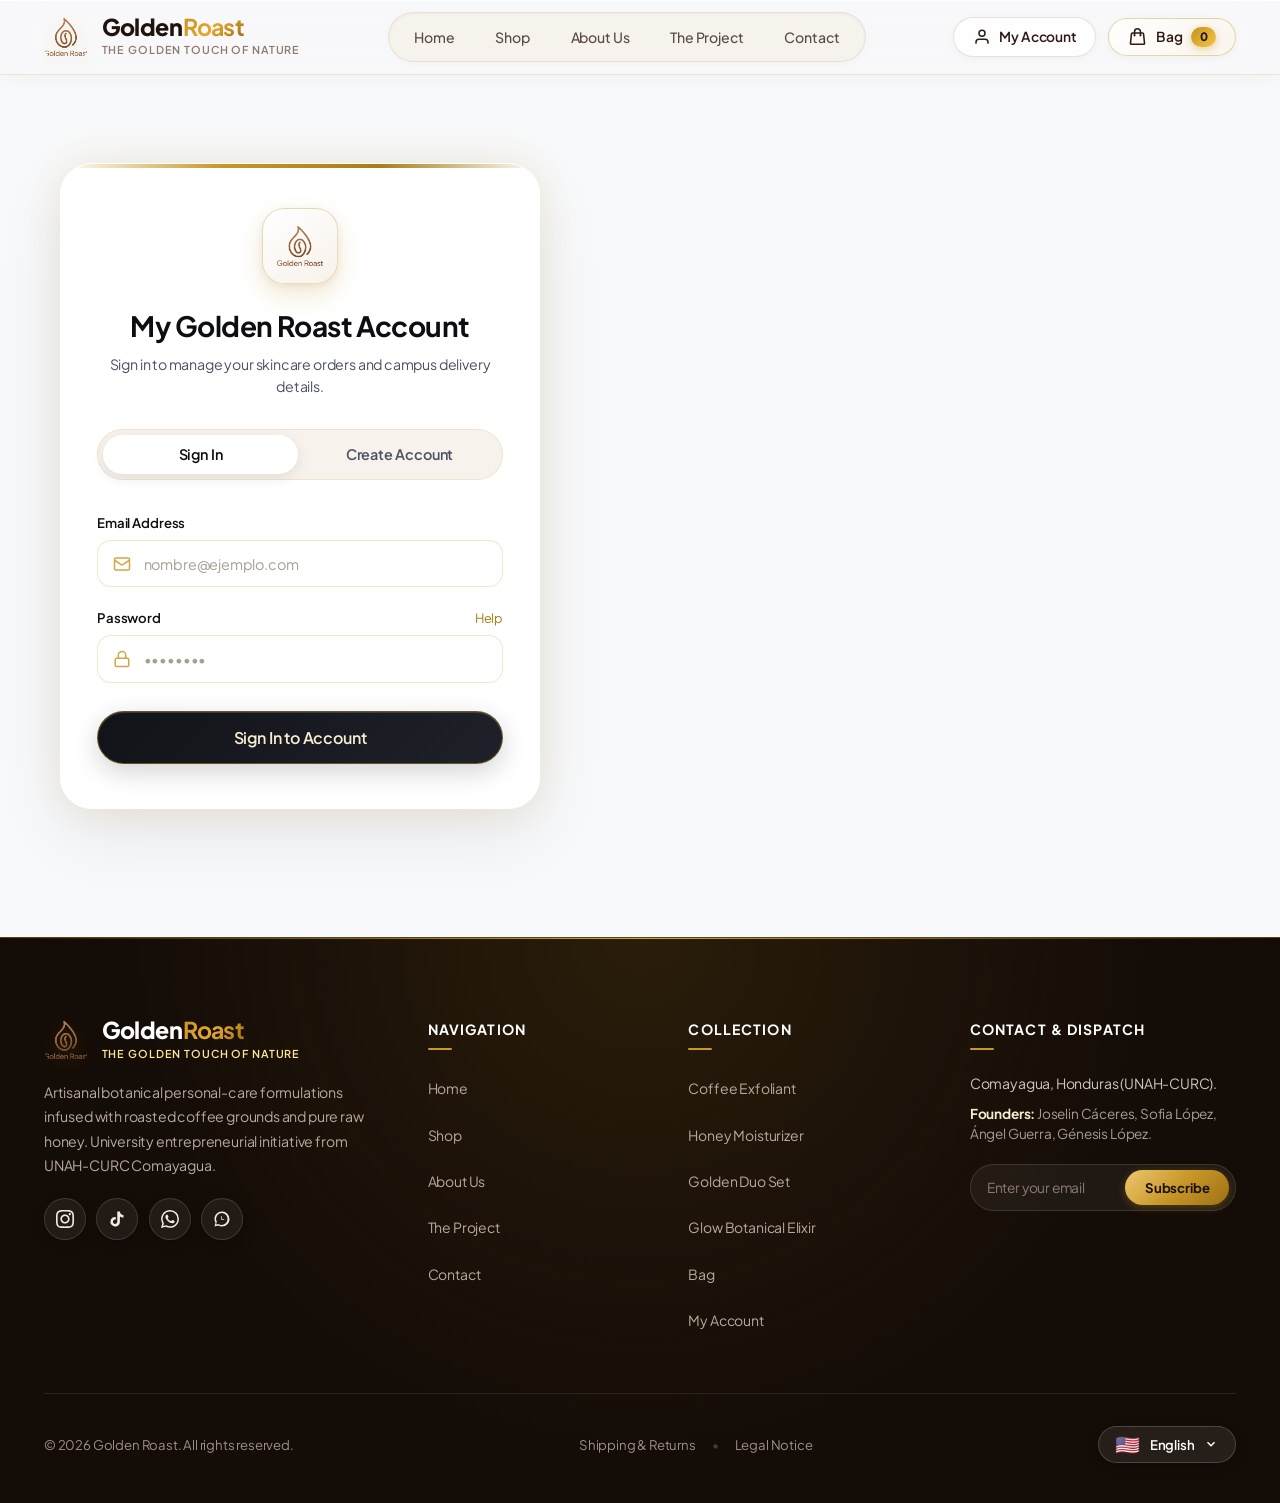
<file: cuenta.html>
<!DOCTYPE html>
<html lang="en" class="notranslate" translate="no">
<head>
  <meta charset="UTF-8">
  <meta name="viewport" content="width=device-width, initial-scale=1.0">
  <meta name="google" content="notranslate">
  <title>My Account | Golden Roast - Customer Portal</title>
  <meta name="description" content="Access your Golden Roast customer account, review order history, and manage delivery preferences.">
  <link rel="icon" type="image/png" href="assets/img/logo.png">
  <link rel="stylesheet" href="css/styles.css?v=2.2.2">
  </head>
<body>

  <!-- Ultra-Luxury Obsidian & Champagne Gold Preloader -->
  <div class="site-preloader" id="sitePreloader" aria-hidden="true">
    <div class="preloader-backdrop-glow"></div>
    <div class="preloader-content">
      <div class="preloader-symbol-wrap">
        <svg class="preloader-ring-svg" viewBox="0 0 100 100" width="86" height="86">
          <circle cx="50" cy="50" r="42" fill="none" stroke="rgba(197, 147, 35, 0.15)" stroke-width="2.5" />
          <circle cx="50" cy="50" r="42" fill="none" stroke="url(#preloaderGoldGrad)" stroke-width="2.5" stroke-dasharray="264" stroke-dashoffset="60" stroke-linecap="round" />
          <defs>
            <linearGradient id="preloaderGoldGrad" x1="0%" y1="0%" x2="100%" y2="100%">
              <stop offset="0%" stop-color="#FFE699" />
              <stop offset="50%" stop-color="#ECC870" />
              <stop offset="100%" stop-color="#C99728" />
            </linearGradient>
          </defs>
        </svg>
        <img src="assets/img/logo.png" alt="Golden Roast" class="preloader-brand-logo">
      </div>
      <div class="preloader-title">Golden<span>Roast</span></div>
      <div class="preloader-tagline" data-i18n="brand.slogan">The Golden touch of nature</div>
      <div class="preloader-progress-track">
        <div class="preloader-progress-bar"></div>
      </div>
    </div>
  </div>
  <script>
    (function(){
      function dismissPreloader(){
        var p = document.getElementById('sitePreloader');
        if (p && !p.classList.contains('dismissed')) {
          p.classList.add('dismissed');
          setTimeout(function(){ if(p && p.parentNode) p.parentNode.removeChild(p); }, 450);
        }
      }
      if (document.readyState === 'complete') {
        setTimeout(dismissPreloader, 350);
      } else {
        window.addEventListener('load', function(){ setTimeout(dismissPreloader, 350); });
        setTimeout(dismissPreloader, 1000); // 1.0s maximum guarantee
      }
    })();
  </script>



  

      <!-- Header (Apple Human Interface × Windows 11 Fluent Acrylic) -->
  <header class="main-header">
    <div class="container nav-container">
      <a href="index.html" class="brand-link" translate="no">
        <img src="assets/img/logo.png" alt="Golden Roast Logo" class="brand-logo-img">
        <div class="brand-text notranslate" translate="no">
          <span class="brand-name notranslate" translate="no">Golden<span>Roast</span></span>
          <span class="brand-slogan notranslate" translate="no">The Golden touch of nature</span>
        </div>
      </a>

      <!-- Navigation Dock & Off-Canvas Mobile Drawer -->
      <nav class="main-nav" id="mainNav">
        <div class="mobile-nav-header">
          <div class="brand-link" translate="no">
            <img src="assets/img/logo.png" alt="Golden Roast" class="brand-logo-img" style="width: 36px; height: 36px;">
            <span class="brand-name notranslate" translate="no" style="font-size: 1.25rem;">Golden<span>Roast</span></span>
          </div>
          <button class="mobile-nav-close" id="mobileNavClose" aria-label="Close navigation">&times;</button>
        </div>

        <ul class="nav-links">
          <li class="nav-item">
            <a href="index.html" class="">
              <svg class="nav-icon" width="16" height="16" viewBox="0 0 24 24" fill="none" stroke="currentColor" stroke-width="2"><path d="m3 9 9-7 9 7v11a2 2 0 0 1-2 2H5a2 2 0 0 1-2-2z"/><polyline points="9 22 9 12 15 12 15 22"/></svg>
              <span data-i18n="nav.home">Home</span>
            </a>
          </li>
          <li class="nav-item">
            <a href="tienda.html" class="">
              <svg class="nav-icon" width="16" height="16" viewBox="0 0 24 24" fill="none" stroke="currentColor" stroke-width="2"><path d="M6 2 3 6v14a2 2 0 0 0 2 2h14a2 2 0 0 0 2-2V6l-3-4Z"/><line x1="3" y1="6" x2="21" y2="6"/><path d="M16 10a4 4 0 0 1-8 0"/></svg>
              <span data-i18n="nav.shop">Shop</span>
            </a>
          </li>
          <li class="nav-item">
            <a href="sobre-nosotros.html" class="">
              <svg class="nav-icon" width="16" height="16" viewBox="0 0 24 24" fill="none" stroke="currentColor" stroke-width="2"><circle cx="12" cy="12" r="10"/><line x1="12" y1="16" x2="12" y2="12"/><line x1="12" y1="8" x2="12.01" y2="8"/></svg>
              <span data-i18n="nav.about">About Us</span>
            </a>
          </li>
          <li class="nav-item">
            <a href="proyecto.html" class="">
              <svg class="nav-icon" width="16" height="16" viewBox="0 0 24 24" fill="none" stroke="currentColor" stroke-width="2"><path d="M4 19.5v-15A2.5 2.5 0 0 1 6.5 2H20v20H6.5a2.5 2.5 0 0 1-2.5-2.5Z"/><path d="M6 6h10"/><path d="M6 10h10"/></svg>
              <span data-i18n="nav.project">The Project</span>
            </a>
          </li>
          <li class="nav-item">
            <a href="contacto.html" class="">
              <svg class="nav-icon" width="16" height="16" viewBox="0 0 24 24" fill="none" stroke="currentColor" stroke-width="2"><path d="M22 16.92v3a2 2 0 0 1-2.18 2 19.79 19.79 0 0 1-8.63-3.07 19.5 19.5 0 0 1-6-6 19.79 19.79 0 0 1-3.07-8.67A2 2 0 0 1 4.11 2h3a2 2 0 0 1 2 1.72 12.84 12.84 0 0 0 .7 2.81 2 2 0 0 1-.45 2.11L8.09 9.91a16 16 0 0 0 6 6l1.27-1.27a2 2 0 0 1 2.11-.45 12.84 12.84 0 0 0 2.81.7A2 2 0 0 1 22 16.92z"/></svg>
              <span data-i18n="nav.contact">Contact</span>
            </a>
          </li>
        </ul>

        <div class="mobile-nav-footer">
          <a href="cuenta.html" class="nav-account-btn active" style="width: 100%; justify-content: center;">
            <svg width="18" height="18" viewBox="0 0 24 24" fill="none" stroke="currentColor" stroke-width="2"><path d="M20 21v-2a4 4 0 0 0-4-4H8a4 4 0 0 0-4 4v2"/><circle cx="12" cy="7" r="4"/></svg>
            <span data-i18n="nav.account">My Account</span>
          </a>
        </div>
      </nav>

      <!-- Nav Actions -->
      <div class="nav-actions">
        <a href="cuenta.html" class="nav-account-btn active">
          <svg width="18" height="18" viewBox="0 0 24 24" fill="none" stroke="currentColor" stroke-width="2">
            <path d="M20 21v-2a4 4 0 0 0-4-4H8a4 4 0 0 0-4 4v2"></path>
            <circle cx="12" cy="7" r="4"></circle>
          </svg>
          <span data-i18n="nav.account">My Account</span>
        </a>

        <button class="btn-cart-nav" aria-label="Open Shopping Bag">
          <svg class="cart-icon-svg" viewBox="0 0 24 24" fill="none" stroke-width="2">
            <path stroke-linecap="round" stroke-linejoin="round" d="M15.75 10.5V6a3.75 3.75 0 10-7.5 0v4.5m11.356-1.993l1.263 12c.07.665-.45 1.243-1.119 1.243H4.25a1.125 1.125 0 01-1.12-1.243l1.264-12A1.125 1.125 0 015.513 7.5h12.974c.576 0 1.059.435 1.119 1.007zM8.625 10.5a.375.375 0 11-.75 0 .375.375 0 01.75 0zm7.5 0a.375.375 0 11-.75 0 .375.375 0 01.75 0z" />
          </svg>
          <span data-i18n="nav.cart">Bag</span>
          <span class="cart-badge">0</span>
        </button>

        <button class="mobile-toggle" id="mobileMenuToggle" aria-label="Open Menu">
          <svg width="22" height="22" viewBox="0 0 24 24" fill="none" stroke="currentColor" stroke-width="2.2">
            <line x1="3" y1="12" x2="21" y2="12"></line>
            <line x1="3" y1="6" x2="21" y2="6"></line>
            <line x1="3" y1="18" x2="21" y2="18"></line>
          </svg>
        </button>
      </div>
    </div>
  </header>

  <main style="padding: 2.5rem 0 5rem;">
    <div class="container">

      <!-- View when NOT logged in: Windows 11 Fluent × Apple Enterprise Card -->
      <div id="unauthView" class="auth-page-wrapper">
        <div class="auth-enterprise-card">
          <div class="auth-header">
            <div class="auth-header-logo" style="width: 76px; height: 76px; max-width: 76px; max-height: 76px; margin: 0 auto 1.25rem; display: flex; align-items: center; justify-content: center;">
              <img src="assets/img/logo.png" alt="Golden Roast" style="width: 100%; height: 100%; max-width: 100%; max-height: 100%; object-fit: contain;">
            </div>
            <h2 style="font-size: 1.75rem; font-weight: 700; color: var(--coffee-deep); letter-spacing: -0.02em; margin-bottom: 0.35rem;" id="authHeaderTitle" data-i18n="auth.title">My Golden Roast Account</h2>
            <p style="font-size: 0.885rem; color: var(--text-muted); line-height: 1.5;" data-i18n="auth.desc">Sign in to manage your skincare orders and campus delivery details.</p>
          </div>

          <div class="auth-segmented-control">
            <button class="auth-segmented-btn active" id="tabBtnLogin" onclick="switchAuthTab('login')" data-i18n="auth.tab_login">Sign In</button>
            <button class="auth-segmented-btn" id="tabBtnRegister" onclick="switchAuthTab('register')" data-i18n="auth.tab_register">Create Account</button>
          </div>

          <div id="authAlert" style="display: none; padding: 0.85rem 1.15rem; border-radius: 12px; margin-bottom: 1.25rem; font-size: 0.885rem; font-weight: 500;"></div>

          <!-- Form: Login -->
          <form id="loginForm">
            <div class="fluent-input-group">
              <label class="fluent-input-label" for="loginEmail" data-i18n="auth.label_email">Email Address</label>
              <div class="fluent-input-wrapper">
                <input type="email" id="loginEmail" required placeholder="nombre@ejemplo.com" autocomplete="email">
                <span class="fluent-input-icon">
                  <svg width="18" height="18" viewBox="0 0 24 24" fill="none" stroke="currentColor" stroke-width="2"><rect width="20" height="16" x="2" y="4" rx="2"/><path d="m22 7-8.97 5.7a1.94 1.94 0 0 1-2.06 0L2 7"/></svg>
                </span>
              </div>
            </div>

            <div class="fluent-input-group" style="margin-bottom: 1.75rem;">
              <div style="display: flex; justify-content: space-between; align-items: baseline;">
                <label class="fluent-input-label" for="loginPassword" data-i18n="auth.label_password">Password</label>
                <span style="font-size: 0.8rem; color: var(--gold-hover); cursor: pointer;" onclick="alert(window.i18n && window.i18n.currentLang === 'es' ? 'Si necesitas ayuda para acceder a tu cuenta, contáctanos desde la sección de Contacto.' : 'If you need assistance accessing your account, please contact us via the Contact page.')" data-i18n="auth.help">Help</span>
              </div>
              <div class="fluent-input-wrapper">
                <input type="password" id="loginPassword" required placeholder="••••••••" autocomplete="current-password">
                <span class="fluent-input-icon">
                  <svg width="18" height="18" viewBox="0 0 24 24" fill="none" stroke="currentColor" stroke-width="2"><rect width="18" height="11" x="3" y="11" rx="2" ry="2"/><path d="M7 11V7a5 5 0 0 1 10 0v4"/></svg>
                </span>
              </div>
            </div>

            <button type="submit" class="btn btn-primary" style="width: 100%; padding: 0.95rem; font-size: 1rem;" data-i18n="auth.btn_login">Sign In to Account</button>
            
          </form>

          <!-- Form: Register -->
          <form id="registerForm" style="display: none;">
            <div class="fluent-input-group">
              <label class="fluent-input-label" for="regName" data-i18n="auth.label_name">Full Name</label>
              <div class="fluent-input-wrapper">
                <input type="text" id="regName" required placeholder="Elena Morales">
                <span class="fluent-input-icon">
                  <svg width="18" height="18" viewBox="0 0 24 24" fill="none" stroke="currentColor" stroke-width="2"><path d="M19 21v-2a4 4 0 0 0-4-4H9a4 4 0 0 0-4 4v2"/><circle cx="12" cy="7" r="4"/></svg>
                </span>
              </div>
            </div>

            <div class="fluent-input-group">
              <label class="fluent-input-label" for="regPhone" data-i18n="auth.label_phone">Phone / WhatsApp</label>
              <div class="fluent-input-wrapper">
                <input type="tel" id="regPhone" required placeholder="+504 9876-5432">
                <span class="fluent-input-icon">
                  <svg width="18" height="18" viewBox="0 0 24 24" fill="none" stroke="currentColor" stroke-width="2"><path d="M22 16.92v3a2 2 0 0 1-2.18 2 19.79 19.79 0 0 1-8.63-3.07 19.5 19.5 0 0 1-6-6 19.79 19.79 0 0 1-3.07-8.67A2 2 0 0 1 4.11 2h3a2 2 0 0 1 2 1.72 12.84 12.84 0 0 0 .7 2.81 2 2 0 0 1-.45 2.11L8.09 9.91a16 16 0 0 0 6 6l1.27-1.27a2 2 0 0 1 2.11-.45 12.84 12.84 0 0 0 2.81.7A2 2 0 0 1 22 16.92z"/></svg>
                </span>
              </div>
            </div>

            <div class="fluent-input-group">
              <label class="fluent-input-label" for="regEmail" data-i18n="auth.label_email">Email Address</label>
              <div class="fluent-input-wrapper">
                <input type="email" id="regEmail" required placeholder="elena@ejemplo.com">
                <span class="fluent-input-icon">
                  <svg width="18" height="18" viewBox="0 0 24 24" fill="none" stroke="currentColor" stroke-width="2"><rect width="20" height="16" x="2" y="4" rx="2"/><path d="m22 7-8.97 5.7a1.94 1.94 0 0 1-2.06 0L2 7"/></svg>
                </span>
              </div>
            </div>

            <div class="fluent-input-group" style="margin-bottom: 1.75rem;">
              <label class="fluent-input-label" for="regPassword" data-i18n="auth.label_password_reg">Password (min. 6 characters)</label>
              <div class="fluent-input-wrapper">
                <input type="password" id="regPassword" required minlength="6" placeholder="••••••••">
                <span class="fluent-input-icon">
                  <svg width="18" height="18" viewBox="0 0 24 24" fill="none" stroke="currentColor" stroke-width="2"><rect width="18" height="11" x="3" y="11" rx="2" ry="2"/><path d="M7 11V7a5 5 0 0 1 10 0v4"/></svg>
                </span>
              </div>
            </div>

            <button type="submit" class="btn btn-primary" style="width: 100%; padding: 0.95rem; font-size: 1rem;" data-i18n="auth.btn_register">Create Client Account</button>
          </form>
        </div>
      </div>

      <!-- View when LOGGED IN -->
      <div id="authView" style="display: none;">
        <div style="display: flex; justify-content: space-between; align-items: center; margin-bottom: 2.5rem; flex-wrap: wrap; gap: 1rem;">
          <div>
            <span class="section-tag" data-i18n="account.personal_panel">Personal Dashboard</span>
            <h1 class="section-title" style="margin-bottom: 0.25rem;"><span data-i18n="account.hello">Hello</span>, <span id="userDisplayName">Cliente</span></h1>
            <p style="color: var(--text-muted); font-size: 0.95rem;" data-i18n="account.manage_desc">Manage your Comayagua delivery details and view order history.</p>
          </div>
          <button class="btn btn-outline btn-sm" onclick="logoutUser()" data-i18n="account.logout">Sign Out</button>
        </div>

        <div class="account-layout">
          <!-- Sidebar profile -->
          <div class="profile-card">
            <div style="width: 64px; height: 64px; border-radius: var(--radius-full); background: var(--gold-pale); color: var(--coffee-deep); font-weight: 700; font-size: 1.5rem; display: flex; align-items: center; justify-content: center; margin-bottom: 1.25rem; border: 2px solid var(--gold-primary);">
              <span id="userInitials">GR</span>
            </div>
            <h3 style="font-family: var(--font-heading); color: var(--coffee-deep); font-size: 1.25rem; margin-bottom: 0.25rem;" id="profileCardName">Usuario</h3>
            <p style="font-size: 0.85rem; color: var(--text-muted); margin-bottom: 1.25rem;" id="profileCardEmail">email@ejemplo.com</p>

            <div style="border-top: 1px solid var(--surface-border); padding-top: 1rem; font-size: 0.885rem;">
              <div style="margin-bottom: 0.6rem;">
                <span style="color: var(--text-muted);" data-i18n="account.phone">Phone</span><br>
                <strong id="profileCardPhone">+504 9000-0000</strong>
              </div>
              <div style="margin-bottom: 0.6rem;">
                <span style="color: var(--text-muted);" data-i18n="account.zone">Primary Zone</span><br>
                <strong id="profileCardZone">Comayagua, Honduras</strong>
              </div>
            </div>
          </div>

          <!-- History card -->
          <div class="history-card">
            <h3 style="font-family: var(--font-heading); color: var(--coffee-deep); font-size: 1.45rem; margin-bottom: 1.5rem;" data-i18n="account.orders_title">Registered Order History</h3>
            <div id="ordersContainer">
              <!-- Rendered via JS -->
            </div>
          </div>
        </div>
      </div>

    </div>
  </main>

    <!-- Footer (Enterprise Luxury Dark Acrylic & Social Hub) -->
  <footer class="main-footer">
    <div class="container">
      <div class="footer-grid">
        <!-- 1. Brand & Socials -->
        <div class="footer-brand">
          <a href="index.html" class="brand-link" translate="no">
            <img src="assets/img/logo.png" alt="Golden Roast Logo" class="brand-logo-img">
            <div class="brand-text notranslate" translate="no">
              <span class="brand-name notranslate" translate="no" style="color: #FFFFFF;">Golden<span style="color: var(--gold-pale);">Roast</span></span>
              <span class="brand-slogan notranslate" translate="no" style="color: #FFE699;" data-i18n="brand.slogan">The Golden touch of nature</span>
            </div>
          </a>
          <p data-i18n="footer.brand_desc">Artisanal botanical personal-care formulations infused with roasted coffee grounds and pure raw honey. University entrepreneurial initiative from UNAH-CURC Comayagua.</p>

          <!-- Social Media Icons (Instagram, Facebook, TikTok, WhatsApp) -->
          
                    <div class="footer-social-bar">
            <a href="https://www.instagram.com/golde_nroast/" target="_blank" rel="noopener noreferrer" class="footer-social-btn" aria-label="Instagram de Golden Roast: @GOLDE_NROAST" title="Instagram: @GOLDE_NROAST">
              <svg width="18" height="18" viewBox="0 0 24 24" fill="currentColor"><path d="M12 2.163c3.204 0 3.584.012 4.85.07 3.252.148 4.771 1.691 4.919 4.919.058 1.265.069 1.645.069 4.849 0 3.205-.012 3.584-.069 4.849-.149 3.225-1.664 4.771-4.919 4.919-1.266.058-1.644.07-4.85.07-3.204 0-3.584-.012-4.849-.07-3.26-.149-4.771-1.699-4.919-4.92-.058-1.265-.07-1.644-.07-4.849 0-3.204.013-3.583.07-4.849.149-3.227 1.664-4.771 4.919-4.919 1.266-.057 1.645-.069 4.849-.069zm0-2.163c-3.259 0-3.667.014-4.947.072-4.358.2-6.78 2.618-6.98 6.98-.059 1.281-.073 1.689-.073 4.948 0 3.259.014 3.668.072 4.948.2 4.358 2.618 6.78 6.98 6.98 1.281.058 1.689.072 4.948.072 3.259 0 3.668-.014 4.948-.072 4.354-.2 6.782-2.618 6.979-6.98.059-1.28.073-1.689.073-4.948 0-3.259-.014-3.667-.072-4.947-.196-4.354-2.617-6.78-6.979-6.98-1.281-.059-1.69-.073-4.949-.073zm0 5.838c-3.403 0-6.162 2.759-6.162 6.162s2.759 6.163 6.162 6.163 6.162-2.759 6.162-6.163c0-3.403-2.759-6.162-6.162-6.162zm0 10.162c-2.209 0-4-1.79-4-4 0-2.209 1.791-4 4-4s4 1.791 4 4c0 2.21-1.791 4-4 4zm6.406-11.845c-.796 0-1.441.645-1.441 1.44s.645 1.44 1.441 1.44c.795 0 1.439-.645 1.439-1.44s-.644-1.44-1.439-1.44z"/></svg>
            </a>
            <a href="https://www.tiktok.com/@golden_roast7?_r=1&_t=ZS-9B3hwITM4cG" target="_blank" rel="noopener noreferrer" class="footer-social-btn" aria-label="TikTok de Golden Roast: @golden_roast7" title="TikTok: @golden_roast7">
              <svg width="18" height="18" viewBox="0 0 24 24" fill="currentColor"><path d="M19.59 6.69a4.83 4.83 0 0 1-3.77-4.25V2h-3.45v13.67a2.89 2.89 0 0 1-5.2 1.74 2.89 2.89 0 0 1 2.31-4.64 2.93 2.93 0 0 1 .88.13V9.4a6.84 6.84 0 0 0-1-.05A6.33 6.33 0 0 0 5 20.1a6.34 6.34 0 0 0 10.86-4.43v-7a8.16 8.16 0 0 0 4.77 1.52v-3.4a4.85 4.85 0 0 1-1.04-.1z"/></svg>
            </a>
            <a href="https://wa.me/50499208330" target="_blank" rel="noopener noreferrer" class="footer-social-btn" aria-label="WhatsApp Golden Roast: +504 9920-8330" title="WhatsApp: +504 9920-8330">
              <svg width="18" height="18" viewBox="0 0 24 24" fill="currentColor"><path d="M17.472 14.382c-.301-.15-1.78-.878-2.056-.979-.275-.1-.476-.15-.676.15-.2.301-.776.979-.952 1.18-.175.2-.351.226-.652.076-.301-.15-1.27-.468-2.42-1.493-.894-.798-1.498-1.784-1.674-2.085-.175-.3-.019-.463.132-.613.136-.134.301-.351.451-.527.151-.175.2-.301.301-.501.1-.2.05-.376-.025-.526-.075-.15-.677-1.631-.927-2.233-.244-.587-.492-.507-.676-.516l-.577-.01c-.2 0-.527.075-.802.376s-1.053 1.028-1.053 2.508 1.078 2.909 1.229 3.109c.15.2 2.122 3.24 5.141 4.544.718.31 1.279.496 1.716.634.721.23 1.378.197 1.897.12.578-.087 1.78-.727 2.031-1.429.251-.702.251-1.304.175-1.43-.075-.125-.276-.2-.577-.35zm-5.42 7.403h-.004a9.87 9.87 0 0 1-5.031-1.378l-.361-.214-3.741.982.998-3.648-.235-.374a9.86 9.86 0 0 1-1.51-5.26c.001-5.45 4.436-9.884 9.888-9.884 2.64 0 5.122 1.03 6.988 2.898a9.825 9.825 0 0 1 2.893 6.994c-.003 5.45-4.437 9.884-9.886 9.884zm8.413-18.297A11.815 11.815 0 0 0 12.05 0C5.495 0 .16 5.335.157 11.892c0 2.096.547 4.142 1.588 5.945L0 24l6.335-1.662a11.866 11.866 0 0 0 5.713 1.455h.005c6.554 0 11.89-5.335 11.893-11.893a11.82 11.82 0 0 0-3.48-8.413z"/></svg>
            </a>
            <a href="https://wa.me/50499654480" target="_blank" rel="noopener noreferrer" class="footer-social-btn" aria-label="WhatsApp Golden Roast: +504 9965-4480" title="WhatsApp: +504 9965-4480">
              <svg width="18" height="18" viewBox="0 0 24 24" fill="currentColor"><path d="M12 2a10 10 0 0 1 10 10c0 5.523-4.477 10-10 10a9.96 9.96 0 0 1-5.008-1.344L2 22l1.37-4.882A9.96 9.96 0 0 1 2 12C2 6.477 6.477 2 12 2zm0 2a8 8 0 0 0-6.906 12.046l-.28.484-.813 2.898 2.977-.78.471.278A8 8 0 1 0 12 4zm-.5 4a.5.5 0 0 1 .5.5v3.5h2.5a.5.5 0 0 1 0 1h-3a.5.5 0 0 1-.5-.5V8.5a.5.5 0 0 1 .5-.5z"/></svg>
            </a>
          </div>
        </div>

        <!-- 2. Navigation -->
        <div>
          <h4 class="footer-heading" data-i18n="footer.nav_title">Navigation</h4>
          <ul class="footer-links">
            <li><a href="index.html" data-i18n="nav.home">Home</a></li>
            <li><a href="tienda.html" data-i18n="nav.shop">Shop</a></li>
            <li><a href="sobre-nosotros.html" data-i18n="nav.about">About Us</a></li>
            <li><a href="proyecto.html" data-i18n="nav.project">The Project</a></li>
            <li><a href="contacto.html" data-i18n="nav.contact">Contact</a></li>
          </ul>
        </div>

        <!-- 3. Collection -->
        <div>
          <h4 class="footer-heading" data-i18n="footer.products_title">Collection</h4>
          <ul class="footer-links">
            <li><a href="producto-exfoliante.html" data-i18n="prod.scrub.name">Coffee Exfoliant</a></li>
            <li><a href="producto-hidratante.html" data-i18n="prod.cream.name">Honey Moisturizer</a></li>
            <li><a href="tienda.html" data-i18n="prod.bundle.name">Golden Duo Set</a></li>
            <li><a href="tienda.html">Glow Botanical Elixir</a></li>
            <li><a href="carrito.html" data-i18n="nav.cart">Bag</a></li>
            <li><a href="cuenta.html" data-i18n="nav.account">My Account</a></li>
          </ul>
        </div>

        <!-- 4. Contact & Newsletter -->
        <div>
          <h4 class="footer-heading" data-i18n="footer.contact_title">Contact & Dispatch</h4>
          <p style="font-size: 0.875rem; margin-bottom: 0.6rem; color: #D1C5BD;">
            Comayagua, Honduras (UNAH-CURC).
          </p>
          <p style="font-size: 0.85rem; margin-bottom: 1.25rem; color: #A89B92; line-height: 1.5;">
            <strong style="color: var(--gold-pale);" data-i18n="footer.team_label">Founders:</strong> Joselin Cáceres, Sofia López, Ángel Guerra, Génesis López.
          </p>
          <form id="newsletterForm" class="footer-newsletter-box">
            <input type="email" placeholder="Enter your email" required class="footer-newsletter-input" data-i18n-placeholder="footer.newsletter_placeholder" aria-label="Tu correo electrónico para el boletín">
            <button type="submit" class="footer-newsletter-btn" data-i18n="footer.newsletter_btn">Subscribe</button>
          </form>
        </div>
      </div>

      <!-- Footer Bottom Bar with Integrated Language Selector -->
      <div class="footer-bottom">
        <div class="footer-copy">
          &copy; 2026 Golden Roast. <span data-i18n="footer.rights">All rights reserved.</span>
        </div>
        <div class="footer-legal-links">
          <a href="politicas.html" data-i18n="footer.shipping_policy">Shipping & Returns</a>
          <span style="color: rgba(255,255,255,0.2);">•</span>
          <a href="politicas.html#privacidad" data-i18n="footer.privacy">Legal Notice</a>
        </div>
        <div class="footer-lang-container" id="footerLangMount">
          <!-- Language switcher mounts cleanly here -->
        </div>
      </div>
    </div>
  </footer>

  <script src="js/storage.js?v=2.2.2"></script>
  <script src="js/i18n.js?v=2.2.2"></script>
  <script src="js/auth.js?v=2.2.2"></script>
  <script src="js/carrito.js?v=2.2.2"></script>
  <script src="js/main.js?v=2.2.2"></script>
  <script>
    function switchAuthTab(tab) {
      const isLogin = tab === 'login';
      document.getElementById('tabBtnLogin').classList.toggle('active', isLogin);
      document.getElementById('tabBtnRegister').classList.toggle('active', !isLogin);
      document.getElementById('loginForm').style.display = isLogin ? 'block' : 'none';
      document.getElementById('registerForm').style.display = isLogin ? 'none' : 'block';
      hideAuthAlert();
    }

    function showAuthAlert(msg, type) {
      const el = document.getElementById('authAlert');
      el.style.display = 'block';
      el.innerText = msg;
      if (type === 'success') {
        el.style.background = '#DEF7EC';
        el.style.color = '#0E9F6E';
        el.style.border = '1px solid #BCF0DA';
      } else {
        el.style.background = '#FDE8E8';
        el.style.color = '#9B1C1C';
        el.style.border = '1px solid #F8B4B4';
      }
    }

    function hideAuthAlert() {
      document.getElementById('authAlert').style.display = 'none';
    }

    async function loginDemoUser() {
      const res = await goldenAuth.loginDemo();
      if (res.success) {
        checkAuthState();
      }
    }

    function logoutUser() {
      goldenAuth.logout();
      checkAuthState();
    }

    function checkAuthState() {
      const user = goldenStorage.getUser();
      const unauthView = document.getElementById('unauthView');
      const authView = document.getElementById('authView');

      if (user) {
        unauthView.style.display = 'none';
        authView.style.display = 'block';
        document.getElementById('userDisplayName').innerText = user.name || 'Cliente';
        document.getElementById('profileCardName').innerText = user.name || 'Cliente';
        document.getElementById('profileCardEmail').innerText = user.email || '';
        document.getElementById('profileCardPhone').innerText = user.phone || 'No registrado';
        document.getElementById('userInitials').innerText = (user.name || 'GR').substring(0, 2).toUpperCase();
        renderOrders();
      } else {
        unauthView.style.display = 'block';
        authView.style.display = 'none';
      }
    }

    function renderOrders() {
      const orders = goldenStorage.getOrders();
      const container = document.getElementById('ordersContainer');
      if (!orders || orders.length === 0) {
        container.innerHTML = '<div style="text-align: center; padding: 2.5rem 1rem; color: var(--text-muted);"><p>Aún no has registrado pedidos en esta sesión.</p><a href="tienda.html" class="btn btn-outline btn-sm" style="margin-top: 0.85rem;">Ir a la Tienda</a></div>';
        return;
      }

      container.innerHTML = '';
      orders.forEach(order => {
        const div = document.createElement('div');
        div.className = 'order-item-card';
        const d = new Date(order.date);
        const dateStr = d.toLocaleDateString('es-HN', { year: 'numeric', month: 'short', day: 'numeric' });
        div.innerHTML = `
          <div style="display: flex; justify-content: space-between; align-items: center; margin-bottom: 0.6rem;">
            <strong style="color: var(--coffee-deep); font-size: 1.05rem;">Pedido #${order.orderNumber}</strong>
            <span class="badge badge-gold" style="font-size: 0.75rem;">${order.status || 'Confirmado'}</span>
          </div>
          <div style="font-size: 0.85rem; color: var(--text-muted); margin-bottom: 0.75rem;">
            Fecha: ${dateStr} · Entrega: ${order.deliveryLocation}
          </div>
          <div style="border-top: 1px solid rgba(0,0,0,0.06); padding-top: 0.6rem; display: flex; justify-content: space-between; font-size: 0.9rem;">
            <span>Artículos: ${order.items ? order.items.length : 1}</span>
            <strong>Total: L ${(order.total || 0).toFixed(2)}</strong>
          </div>
        `;
        container.appendChild(div);
      });
    }

    document.addEventListener('DOMContentLoaded', () => {
      checkAuthState();

      const loginF = document.getElementById('loginForm');
      if (loginF) {
        loginF.addEventListener('submit', async (e) => {
          e.preventDefault();
          const email = document.getElementById('loginEmail').value;
          const pass = document.getElementById('loginPassword').value;
          const res = await goldenAuth.login(email, pass);
          if (res.success) {
            checkAuthState();
          } else {
            showAuthAlert(res.message || 'Error de credenciales', 'error');
          }
        });
      }

      const regF = document.getElementById('registerForm');
      if (regF) {
        regF.addEventListener('submit', async (e) => {
          e.preventDefault();
          const name = document.getElementById('regName').value;
          const email = document.getElementById('regEmail').value;
          const phone = document.getElementById('regPhone').value;
          const pass = document.getElementById('regPassword').value;
          const res = await goldenAuth.register(name, email, phone, pass);
          if (res.success) {
            const succMsg = (window.i18n && window.i18n.currentLang === 'es') ? 'Cuenta creada con éxito. Redirigiendo...' : 'Account created successfully. Redirecting...';
      showAuthAlert(succMsg, 'success');
            setTimeout(() => checkAuthState(), 800);
          } else {
            showAuthAlert(res.message || 'Error al registrar', 'error');
          }
        });
      }
    });
  </script>
</body>
</html>
</file>
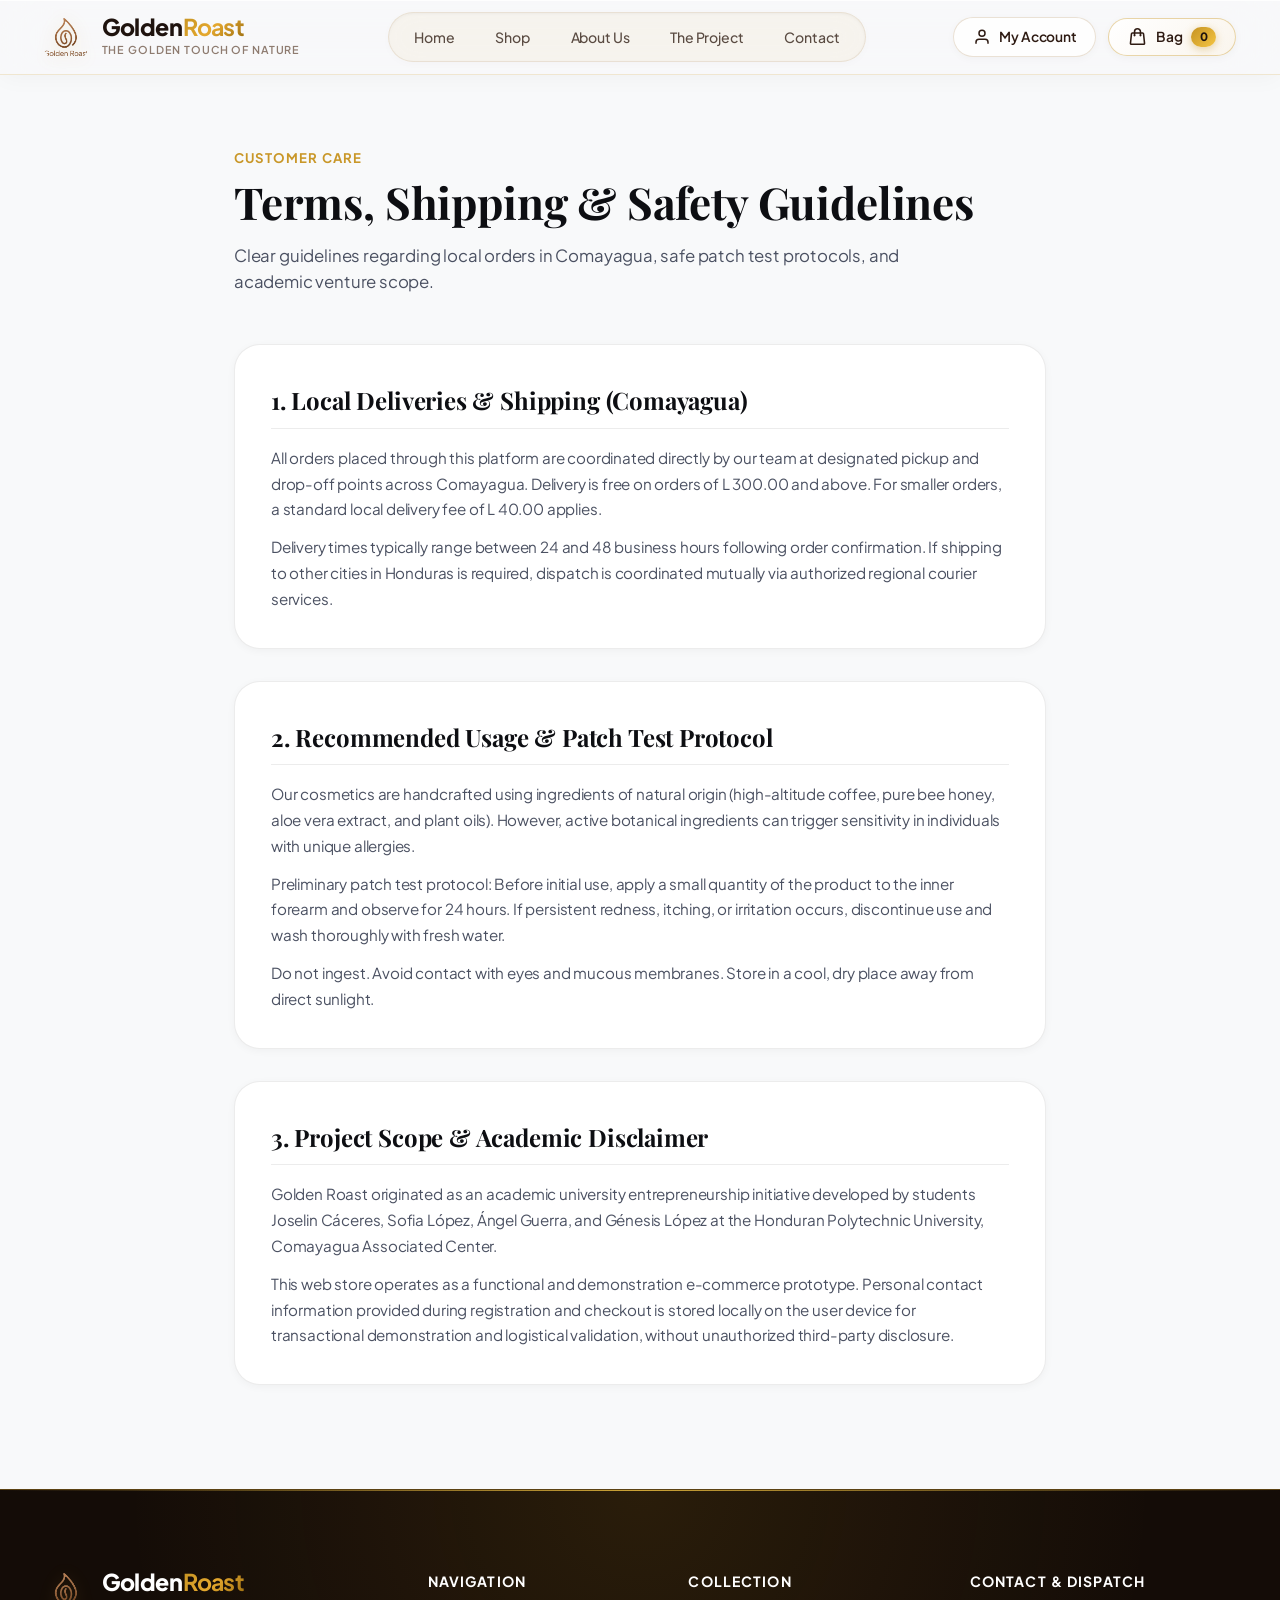
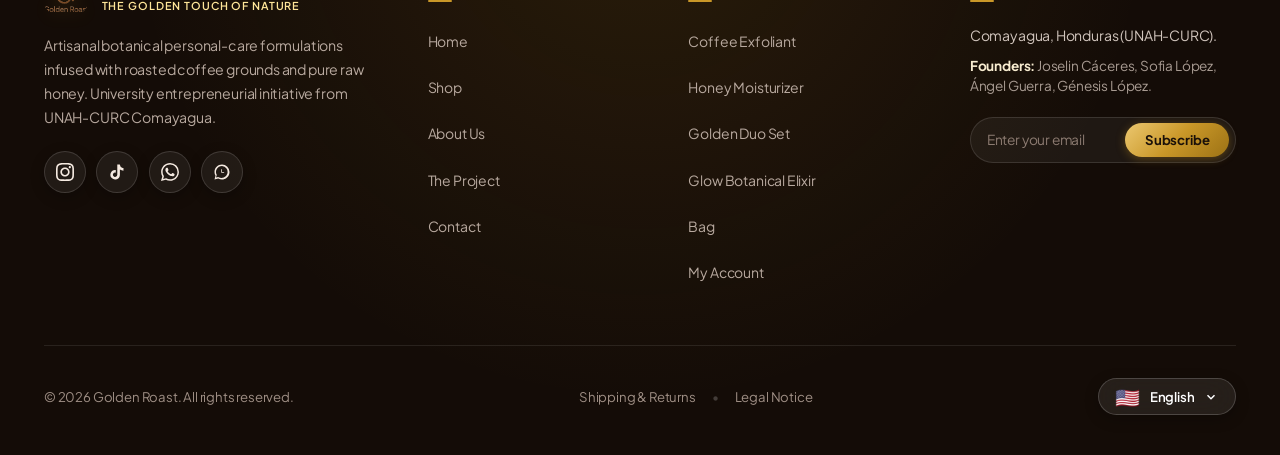
<file: politicas.html>
<!DOCTYPE html>
<html lang="en" class="notranslate" translate="no">
<head>
  <meta charset="UTF-8">
  <meta name="viewport" content="width=device-width, initial-scale=1.0">
  <meta name="google" content="notranslate">
  <title>Terms & Policies | Golden Roast - Local Shipping & Safety</title>
  <meta name="description" content="Condiciones de entrega local en Comayagua, recomendaciones de uso dermatológico y aviso sobre el alcance del proyecto Golden Roast.">
  <link rel="icon" type="image/png" href="assets/img/logo.png">
  <link rel="stylesheet" href="css/styles.css?v=2.2.2">
  </head>
<body>

  <!-- Ultra-Luxury Obsidian & Champagne Gold Preloader -->
  <div class="site-preloader" id="sitePreloader" aria-hidden="true">
    <div class="preloader-backdrop-glow"></div>
    <div class="preloader-content">
      <div class="preloader-symbol-wrap">
        <svg class="preloader-ring-svg" viewBox="0 0 100 100" width="86" height="86">
          <circle cx="50" cy="50" r="42" fill="none" stroke="rgba(197, 147, 35, 0.15)" stroke-width="2.5" />
          <circle cx="50" cy="50" r="42" fill="none" stroke="url(#preloaderGoldGrad)" stroke-width="2.5" stroke-dasharray="264" stroke-dashoffset="60" stroke-linecap="round" />
          <defs>
            <linearGradient id="preloaderGoldGrad" x1="0%" y1="0%" x2="100%" y2="100%">
              <stop offset="0%" stop-color="#FFE699" />
              <stop offset="50%" stop-color="#ECC870" />
              <stop offset="100%" stop-color="#C99728" />
            </linearGradient>
          </defs>
        </svg>
        <img src="assets/img/logo.png" alt="Golden Roast" class="preloader-brand-logo">
      </div>
      <div class="preloader-title">Golden<span>Roast</span></div>
      <div class="preloader-tagline" data-i18n="brand.slogan">The Golden touch of nature</div>
      <div class="preloader-progress-track">
        <div class="preloader-progress-bar"></div>
      </div>
    </div>
  </div>
  <script>
    (function(){
      function dismissPreloader(){
        var p = document.getElementById('sitePreloader');
        if (p && !p.classList.contains('dismissed')) {
          p.classList.add('dismissed');
          setTimeout(function(){ if(p && p.parentNode) p.parentNode.removeChild(p); }, 450);
        }
      }
      if (document.readyState === 'complete') {
        setTimeout(dismissPreloader, 350);
      } else {
        window.addEventListener('load', function(){ setTimeout(dismissPreloader, 350); });
        setTimeout(dismissPreloader, 1000); // 1.0s maximum guarantee
      }
    })();
  </script>



  

      <!-- Header (Apple Human Interface × Windows 11 Fluent Acrylic) -->
  <header class="main-header">
    <div class="container nav-container">
      <a href="index.html" class="brand-link" translate="no">
        <img src="assets/img/logo.png" alt="Golden Roast Logo" class="brand-logo-img">
        <div class="brand-text notranslate" translate="no">
          <span class="brand-name notranslate" translate="no">Golden<span>Roast</span></span>
          <span class="brand-slogan notranslate" translate="no">The Golden touch of nature</span>
        </div>
      </a>

      <!-- Navigation Dock & Off-Canvas Mobile Drawer -->
      <nav class="main-nav" id="mainNav">
        <div class="mobile-nav-header">
          <div class="brand-link" translate="no">
            <img src="assets/img/logo.png" alt="Golden Roast" class="brand-logo-img" style="width: 36px; height: 36px;">
            <span class="brand-name notranslate" translate="no" style="font-size: 1.25rem;">Golden<span>Roast</span></span>
          </div>
          <button class="mobile-nav-close" id="mobileNavClose" aria-label="Close navigation">&times;</button>
        </div>

        <ul class="nav-links">
          <li class="nav-item">
            <a href="index.html" class="">
              <svg class="nav-icon" width="16" height="16" viewBox="0 0 24 24" fill="none" stroke="currentColor" stroke-width="2"><path d="m3 9 9-7 9 7v11a2 2 0 0 1-2 2H5a2 2 0 0 1-2-2z"/><polyline points="9 22 9 12 15 12 15 22"/></svg>
              <span data-i18n="nav.home">Home</span>
            </a>
          </li>
          <li class="nav-item">
            <a href="tienda.html" class="">
              <svg class="nav-icon" width="16" height="16" viewBox="0 0 24 24" fill="none" stroke="currentColor" stroke-width="2"><path d="M6 2 3 6v14a2 2 0 0 0 2 2h14a2 2 0 0 0 2-2V6l-3-4Z"/><line x1="3" y1="6" x2="21" y2="6"/><path d="M16 10a4 4 0 0 1-8 0"/></svg>
              <span data-i18n="nav.shop">Shop</span>
            </a>
          </li>
          <li class="nav-item">
            <a href="sobre-nosotros.html" class="">
              <svg class="nav-icon" width="16" height="16" viewBox="0 0 24 24" fill="none" stroke="currentColor" stroke-width="2"><circle cx="12" cy="12" r="10"/><line x1="12" y1="16" x2="12" y2="12"/><line x1="12" y1="8" x2="12.01" y2="8"/></svg>
              <span data-i18n="nav.about">About Us</span>
            </a>
          </li>
          <li class="nav-item">
            <a href="proyecto.html" class="">
              <svg class="nav-icon" width="16" height="16" viewBox="0 0 24 24" fill="none" stroke="currentColor" stroke-width="2"><path d="M4 19.5v-15A2.5 2.5 0 0 1 6.5 2H20v20H6.5a2.5 2.5 0 0 1-2.5-2.5Z"/><path d="M6 6h10"/><path d="M6 10h10"/></svg>
              <span data-i18n="nav.project">The Project</span>
            </a>
          </li>
          <li class="nav-item">
            <a href="contacto.html" class="">
              <svg class="nav-icon" width="16" height="16" viewBox="0 0 24 24" fill="none" stroke="currentColor" stroke-width="2"><path d="M22 16.92v3a2 2 0 0 1-2.18 2 19.79 19.79 0 0 1-8.63-3.07 19.5 19.5 0 0 1-6-6 19.79 19.79 0 0 1-3.07-8.67A2 2 0 0 1 4.11 2h3a2 2 0 0 1 2 1.72 12.84 12.84 0 0 0 .7 2.81 2 2 0 0 1-.45 2.11L8.09 9.91a16 16 0 0 0 6 6l1.27-1.27a2 2 0 0 1 2.11-.45 12.84 12.84 0 0 0 2.81.7A2 2 0 0 1 22 16.92z"/></svg>
              <span data-i18n="nav.contact">Contact</span>
            </a>
          </li>
        </ul>

        <div class="mobile-nav-footer">
          <a href="cuenta.html" class="nav-account-btn " style="width: 100%; justify-content: center;">
            <svg width="18" height="18" viewBox="0 0 24 24" fill="none" stroke="currentColor" stroke-width="2"><path d="M20 21v-2a4 4 0 0 0-4-4H8a4 4 0 0 0-4 4v2"/><circle cx="12" cy="7" r="4"/></svg>
            <span data-i18n="nav.account">My Account</span>
          </a>
        </div>
      </nav>

      <!-- Nav Actions -->
      <div class="nav-actions">
        <a href="cuenta.html" class="nav-account-btn ">
          <svg width="18" height="18" viewBox="0 0 24 24" fill="none" stroke="currentColor" stroke-width="2">
            <path d="M20 21v-2a4 4 0 0 0-4-4H8a4 4 0 0 0-4 4v2"></path>
            <circle cx="12" cy="7" r="4"></circle>
          </svg>
          <span data-i18n="nav.account">My Account</span>
        </a>

        <button class="btn-cart-nav" aria-label="Open Shopping Bag">
          <svg class="cart-icon-svg" viewBox="0 0 24 24" fill="none" stroke-width="2">
            <path stroke-linecap="round" stroke-linejoin="round" d="M15.75 10.5V6a3.75 3.75 0 10-7.5 0v4.5m11.356-1.993l1.263 12c.07.665-.45 1.243-1.119 1.243H4.25a1.125 1.125 0 01-1.12-1.243l1.264-12A1.125 1.125 0 015.513 7.5h12.974c.576 0 1.059.435 1.119 1.007zM8.625 10.5a.375.375 0 11-.75 0 .375.375 0 01.75 0zm7.5 0a.375.375 0 11-.75 0 .375.375 0 01.75 0z" />
          </svg>
          <span data-i18n="nav.cart">Bag</span>
          <span class="cart-badge">0</span>
        </button>

        <button class="mobile-toggle" id="mobileMenuToggle" aria-label="Open Menu">
          <svg width="22" height="22" viewBox="0 0 24 24" fill="none" stroke="currentColor" stroke-width="2.2">
            <line x1="3" y1="12" x2="21" y2="12"></line>
            <line x1="3" y1="6" x2="21" y2="6"></line>
            <line x1="3" y1="18" x2="21" y2="18"></line>
          </svg>
        </button>
      </div>
    </div>
  </header>

  <main style="padding: 4.5rem 0;">
    <div class="container" style="max-width: 860px;">
            <span class="section-tag" data-i18n="policy.tag">Customer Care</span>
      <h1 class="section-title" data-i18n="policy.title">Terms, Shipping & Safety Guidelines</h1>
      <p class="section-subtitle" style="margin-left: 0; margin-bottom: 3rem;" data-i18n="policy.subtitle">Clear guidelines regarding local orders in Comayagua, safe patch test protocols, and academic venture scope.</p>

      <div>
        <!-- Delivery Terms -->
        <article class="policy-card">
          <h2 data-i18n="policy.sec1_title">1. Local Deliveries & Shipping (Comayagua)</h2>
          <p style="color: var(--text-muted); font-size: 0.95rem; line-height: 1.7; margin-bottom: 0.75rem;" data-i18n="policy.sec1_p1">All orders placed through this platform are coordinated directly by our team at designated pickup and drop-off points across Comayagua. Delivery is free on orders of L 300.00 and above. For smaller orders, a standard local delivery fee of L 40.00 applies.</p>
          <p style="color: var(--text-muted); font-size: 0.95rem; line-height: 1.7;" data-i18n="policy.sec1_p2">Delivery times typically range between 24 and 48 business hours following order confirmation. If shipping to other cities in Honduras is required, dispatch is coordinated mutually via authorized regional courier services.</p>
        </article>

        <!-- Product Patch Test & Safety -->
        <article class="policy-card">
          <h2 data-i18n="policy.sec2_title">2. Recommended Usage & Patch Test Protocol</h2>
          <p style="color: var(--text-muted); font-size: 0.95rem; line-height: 1.7; margin-bottom: 0.75rem;" data-i18n="policy.sec2_p1">Our cosmetics are handcrafted using ingredients of natural origin (high-altitude coffee, pure bee honey, aloe vera extract, and plant oils). However, active botanical ingredients can trigger sensitivity in individuals with unique allergies.</p>
          <p style="color: var(--text-muted); font-size: 0.95rem; line-height: 1.7; margin-bottom: 0.75rem;" data-i18n="policy.sec2_p2">Preliminary patch test protocol: Before initial use, apply a small quantity of the product to the inner forearm and observe for 24 hours. If persistent redness, itching, or irritation occurs, discontinue use and wash thoroughly with fresh water.</p>
          <p style="color: var(--text-muted); font-size: 0.95rem; line-height: 1.7;" data-i18n="policy.sec2_p3">Do not ingest. Avoid contact with eyes and mucous membranes. Store in a cool, dry place away from direct sunlight.</p>
        </article>

        <!-- Academic & Prototype Notice -->
        <article class="policy-card" id="privacidad">
          <h2 data-i18n="policy.sec3_title">3. Project Scope & Academic Disclaimer</h2>
          <p style="color: var(--text-muted); font-size: 0.95rem; line-height: 1.7; margin-bottom: 0.75rem;" data-i18n="policy.sec3_p1">Golden Roast originated as an academic university entrepreneurship initiative developed by students Joselin Cáceres, Sofia López, Ángel Guerra, and Génesis López at the Honduran Polytechnic University, Comayagua Associated Center.</p>
          <p style="color: var(--text-muted); font-size: 0.95rem; line-height: 1.7;" data-i18n="policy.sec3_p2">This web store operates as a functional and demonstration e-commerce prototype. Personal contact information provided during registration and checkout is stored locally on the user device for transactional demonstration and logistical validation, without unauthorized third-party disclosure.</p>
        </article>
      </div>
    </div>
  </main>

    <!-- Footer (Enterprise Luxury Dark Acrylic & Social Hub) -->
  <footer class="main-footer">
    <div class="container">
      <div class="footer-grid">
        <!-- 1. Brand & Socials -->
        <div class="footer-brand">
          <a href="index.html" class="brand-link" translate="no">
            <img src="assets/img/logo.png" alt="Golden Roast Logo" class="brand-logo-img">
            <div class="brand-text notranslate" translate="no">
              <span class="brand-name notranslate" translate="no" style="color: #FFFFFF;">Golden<span style="color: var(--gold-pale);">Roast</span></span>
              <span class="brand-slogan notranslate" translate="no" style="color: #FFE699;" data-i18n="brand.slogan">The Golden touch of nature</span>
            </div>
          </a>
          <p data-i18n="footer.brand_desc">Artisanal botanical personal-care formulations infused with roasted coffee grounds and pure raw honey. University entrepreneurial initiative from UNAH-CURC Comayagua.</p>

          <!-- Social Media Icons (Instagram, Facebook, TikTok, WhatsApp) -->
          
                    <div class="footer-social-bar">
            <a href="https://www.instagram.com/golde_nroast/" target="_blank" rel="noopener noreferrer" class="footer-social-btn" aria-label="Instagram de Golden Roast: @GOLDE_NROAST" title="Instagram: @GOLDE_NROAST">
              <svg width="18" height="18" viewBox="0 0 24 24" fill="currentColor"><path d="M12 2.163c3.204 0 3.584.012 4.85.07 3.252.148 4.771 1.691 4.919 4.919.058 1.265.069 1.645.069 4.849 0 3.205-.012 3.584-.069 4.849-.149 3.225-1.664 4.771-4.919 4.919-1.266.058-1.644.07-4.85.07-3.204 0-3.584-.012-4.849-.07-3.26-.149-4.771-1.699-4.919-4.92-.058-1.265-.07-1.644-.07-4.849 0-3.204.013-3.583.07-4.849.149-3.227 1.664-4.771 4.919-4.919 1.266-.057 1.645-.069 4.849-.069zm0-2.163c-3.259 0-3.667.014-4.947.072-4.358.2-6.78 2.618-6.98 6.98-.059 1.281-.073 1.689-.073 4.948 0 3.259.014 3.668.072 4.948.2 4.358 2.618 6.78 6.98 6.98 1.281.058 1.689.072 4.948.072 3.259 0 3.668-.014 4.948-.072 4.354-.2 6.782-2.618 6.979-6.98.059-1.28.073-1.689.073-4.948 0-3.259-.014-3.667-.072-4.947-.196-4.354-2.617-6.78-6.979-6.98-1.281-.059-1.69-.073-4.949-.073zm0 5.838c-3.403 0-6.162 2.759-6.162 6.162s2.759 6.163 6.162 6.163 6.162-2.759 6.162-6.163c0-3.403-2.759-6.162-6.162-6.162zm0 10.162c-2.209 0-4-1.79-4-4 0-2.209 1.791-4 4-4s4 1.791 4 4c0 2.21-1.791 4-4 4zm6.406-11.845c-.796 0-1.441.645-1.441 1.44s.645 1.44 1.441 1.44c.795 0 1.439-.645 1.439-1.44s-.644-1.44-1.439-1.44z"/></svg>
            </a>
            <a href="https://www.tiktok.com/@golden_roast7?_r=1&_t=ZS-9B3hwITM4cG" target="_blank" rel="noopener noreferrer" class="footer-social-btn" aria-label="TikTok de Golden Roast: @golden_roast7" title="TikTok: @golden_roast7">
              <svg width="18" height="18" viewBox="0 0 24 24" fill="currentColor"><path d="M19.59 6.69a4.83 4.83 0 0 1-3.77-4.25V2h-3.45v13.67a2.89 2.89 0 0 1-5.2 1.74 2.89 2.89 0 0 1 2.31-4.64 2.93 2.93 0 0 1 .88.13V9.4a6.84 6.84 0 0 0-1-.05A6.33 6.33 0 0 0 5 20.1a6.34 6.34 0 0 0 10.86-4.43v-7a8.16 8.16 0 0 0 4.77 1.52v-3.4a4.85 4.85 0 0 1-1.04-.1z"/></svg>
            </a>
            <a href="https://wa.me/50499208330" target="_blank" rel="noopener noreferrer" class="footer-social-btn" aria-label="WhatsApp Golden Roast: +504 9920-8330" title="WhatsApp: +504 9920-8330">
              <svg width="18" height="18" viewBox="0 0 24 24" fill="currentColor"><path d="M17.472 14.382c-.301-.15-1.78-.878-2.056-.979-.275-.1-.476-.15-.676.15-.2.301-.776.979-.952 1.18-.175.2-.351.226-.652.076-.301-.15-1.27-.468-2.42-1.493-.894-.798-1.498-1.784-1.674-2.085-.175-.3-.019-.463.132-.613.136-.134.301-.351.451-.527.151-.175.2-.301.301-.501.1-.2.05-.376-.025-.526-.075-.15-.677-1.631-.927-2.233-.244-.587-.492-.507-.676-.516l-.577-.01c-.2 0-.527.075-.802.376s-1.053 1.028-1.053 2.508 1.078 2.909 1.229 3.109c.15.2 2.122 3.24 5.141 4.544.718.31 1.279.496 1.716.634.721.23 1.378.197 1.897.12.578-.087 1.78-.727 2.031-1.429.251-.702.251-1.304.175-1.43-.075-.125-.276-.2-.577-.35zm-5.42 7.403h-.004a9.87 9.87 0 0 1-5.031-1.378l-.361-.214-3.741.982.998-3.648-.235-.374a9.86 9.86 0 0 1-1.51-5.26c.001-5.45 4.436-9.884 9.888-9.884 2.64 0 5.122 1.03 6.988 2.898a9.825 9.825 0 0 1 2.893 6.994c-.003 5.45-4.437 9.884-9.886 9.884zm8.413-18.297A11.815 11.815 0 0 0 12.05 0C5.495 0 .16 5.335.157 11.892c0 2.096.547 4.142 1.588 5.945L0 24l6.335-1.662a11.866 11.866 0 0 0 5.713 1.455h.005c6.554 0 11.89-5.335 11.893-11.893a11.82 11.82 0 0 0-3.48-8.413z"/></svg>
            </a>
            <a href="https://wa.me/50499654480" target="_blank" rel="noopener noreferrer" class="footer-social-btn" aria-label="WhatsApp Golden Roast: +504 9965-4480" title="WhatsApp: +504 9965-4480">
              <svg width="18" height="18" viewBox="0 0 24 24" fill="currentColor"><path d="M12 2a10 10 0 0 1 10 10c0 5.523-4.477 10-10 10a9.96 9.96 0 0 1-5.008-1.344L2 22l1.37-4.882A9.96 9.96 0 0 1 2 12C2 6.477 6.477 2 12 2zm0 2a8 8 0 0 0-6.906 12.046l-.28.484-.813 2.898 2.977-.78.471.278A8 8 0 1 0 12 4zm-.5 4a.5.5 0 0 1 .5.5v3.5h2.5a.5.5 0 0 1 0 1h-3a.5.5 0 0 1-.5-.5V8.5a.5.5 0 0 1 .5-.5z"/></svg>
            </a>
          </div>
        </div>

        <!-- 2. Navigation -->
        <div>
          <h4 class="footer-heading" data-i18n="footer.nav_title">Navigation</h4>
          <ul class="footer-links">
            <li><a href="index.html" data-i18n="nav.home">Home</a></li>
            <li><a href="tienda.html" data-i18n="nav.shop">Shop</a></li>
            <li><a href="sobre-nosotros.html" data-i18n="nav.about">About Us</a></li>
            <li><a href="proyecto.html" data-i18n="nav.project">The Project</a></li>
            <li><a href="contacto.html" data-i18n="nav.contact">Contact</a></li>
          </ul>
        </div>

        <!-- 3. Collection -->
        <div>
          <h4 class="footer-heading" data-i18n="footer.products_title">Collection</h4>
          <ul class="footer-links">
            <li><a href="producto-exfoliante.html" data-i18n="prod.scrub.name">Coffee Exfoliant</a></li>
            <li><a href="producto-hidratante.html" data-i18n="prod.cream.name">Honey Moisturizer</a></li>
            <li><a href="tienda.html" data-i18n="prod.bundle.name">Golden Duo Set</a></li>
            <li><a href="tienda.html">Glow Botanical Elixir</a></li>
            <li><a href="carrito.html" data-i18n="nav.cart">Bag</a></li>
            <li><a href="cuenta.html" data-i18n="nav.account">My Account</a></li>
          </ul>
        </div>

        <!-- 4. Contact & Newsletter -->
        <div>
          <h4 class="footer-heading" data-i18n="footer.contact_title">Contact & Dispatch</h4>
          <p style="font-size: 0.875rem; margin-bottom: 0.6rem; color: #D1C5BD;">
            Comayagua, Honduras (UNAH-CURC).
          </p>
          <p style="font-size: 0.85rem; margin-bottom: 1.25rem; color: #A89B92; line-height: 1.5;">
            <strong style="color: var(--gold-pale);" data-i18n="footer.team_label">Founders:</strong> Joselin Cáceres, Sofia López, Ángel Guerra, Génesis López.
          </p>
          <form id="newsletterForm" class="footer-newsletter-box">
            <input type="email" placeholder="Enter your email" required class="footer-newsletter-input" data-i18n-placeholder="footer.newsletter_placeholder" aria-label="Tu correo electrónico para el boletín">
            <button type="submit" class="footer-newsletter-btn" data-i18n="footer.newsletter_btn">Subscribe</button>
          </form>
        </div>
      </div>

      <!-- Footer Bottom Bar with Integrated Language Selector -->
      <div class="footer-bottom">
        <div class="footer-copy">
          &copy; 2026 Golden Roast. <span data-i18n="footer.rights">All rights reserved.</span>
        </div>
        <div class="footer-legal-links">
          <a href="politicas.html" data-i18n="footer.shipping_policy">Shipping & Returns</a>
          <span style="color: rgba(255,255,255,0.2);">•</span>
          <a href="politicas.html#privacidad" data-i18n="footer.privacy">Legal Notice</a>
        </div>
        <div class="footer-lang-container" id="footerLangMount">
          <!-- Language switcher mounts cleanly here -->
        </div>
      </div>
    </div>
  </footer>

  <script src="js/storage.js?v=2.2.2"></script>
  <script src="js/i18n.js?v=2.2.2"></script>
  <script src="js/auth.js?v=2.2.2"></script>
  <script src="js/carrito.js?v=2.2.2"></script>
  <script src="js/main.js?v=2.2.2"></script>
</body>
</html>
</file>
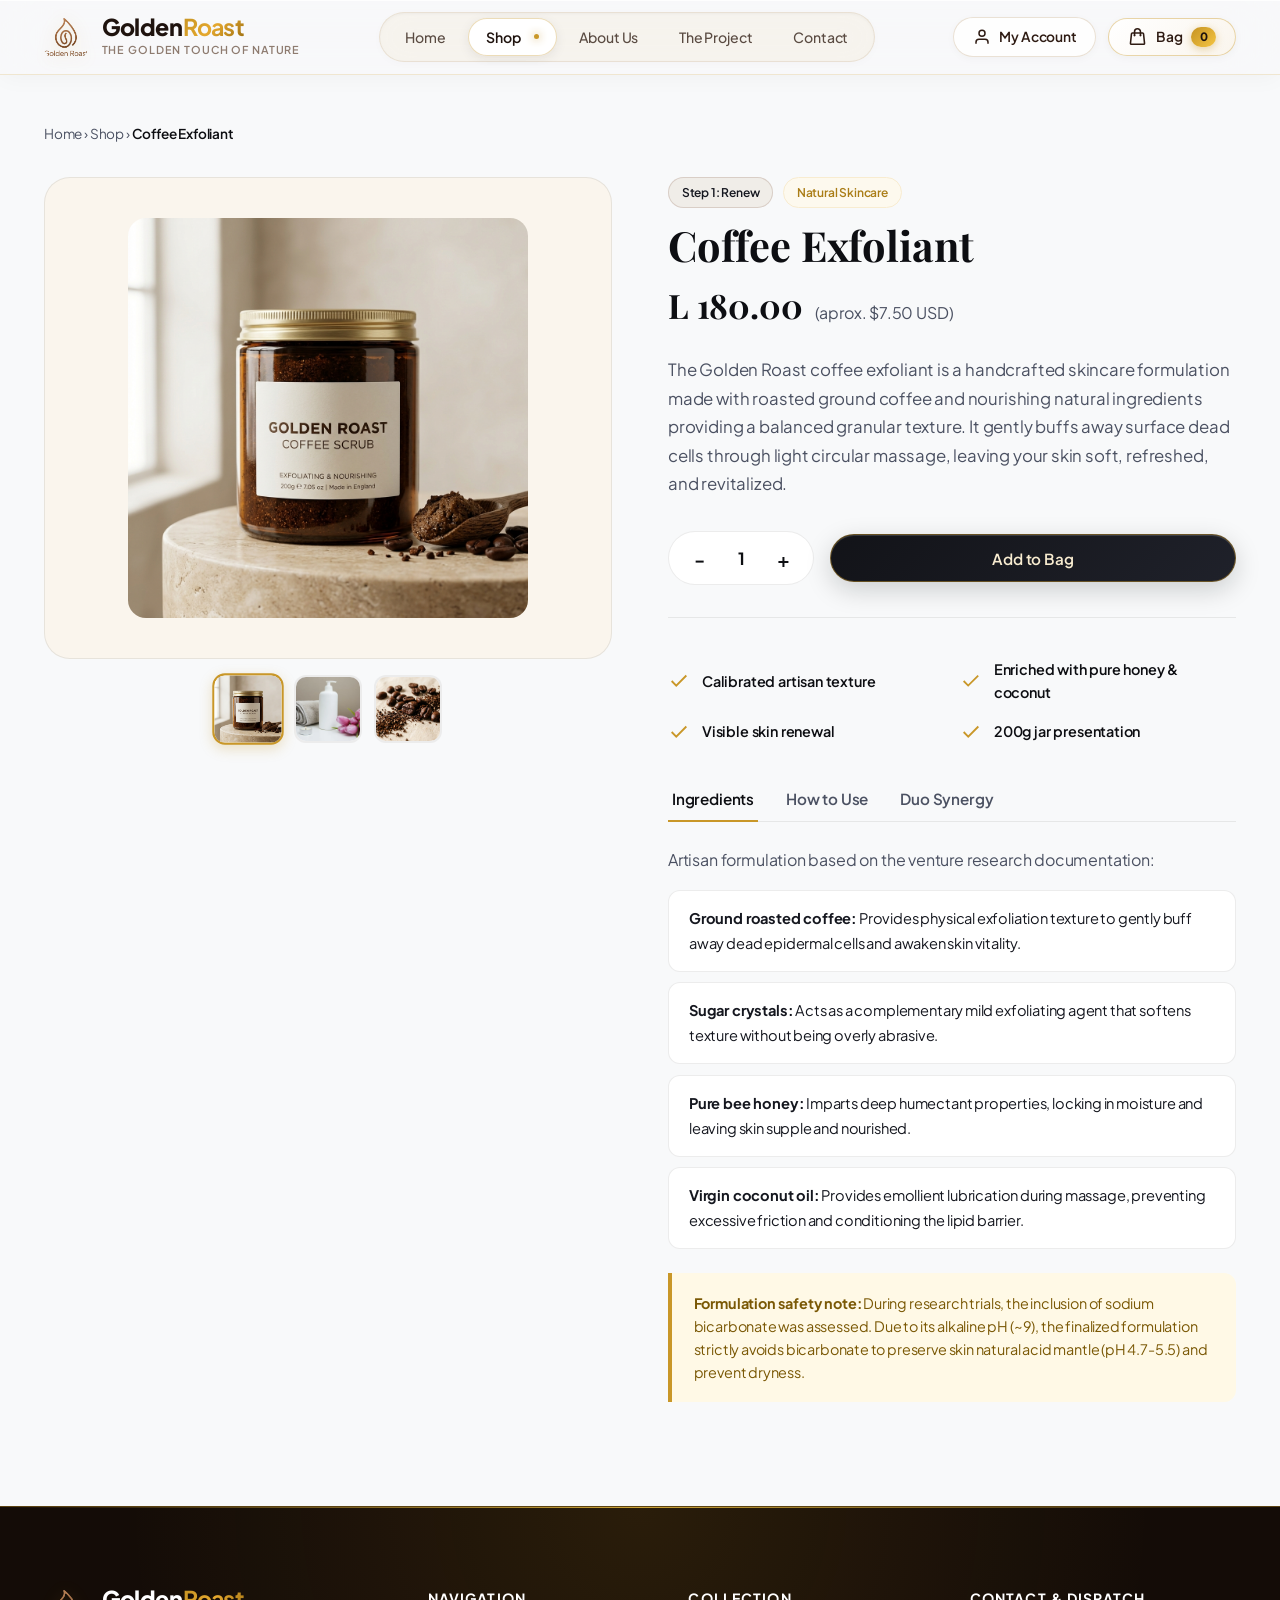
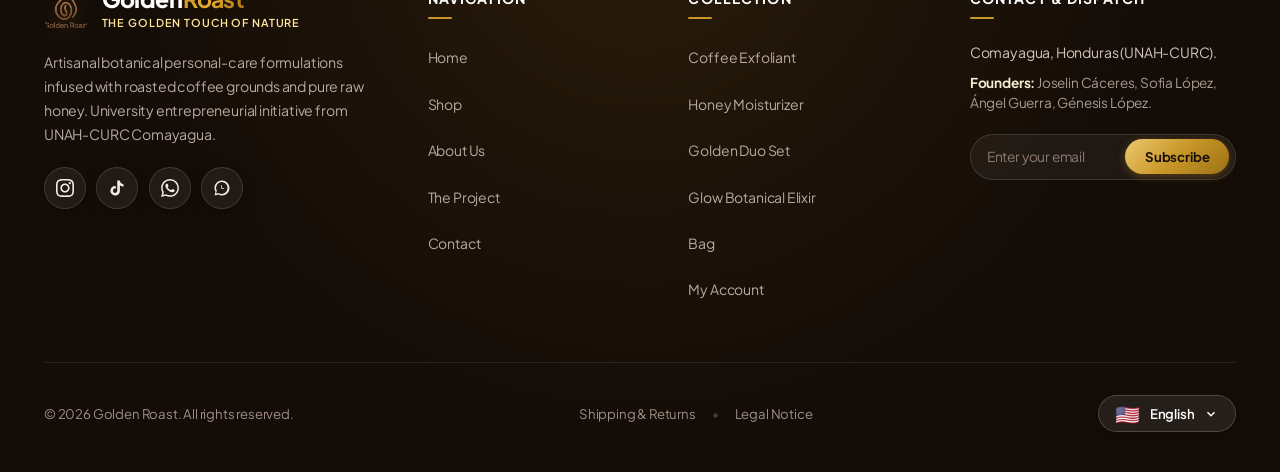
<file: producto-exfoliante.html>
<!DOCTYPE html>
<html lang="en" class="notranslate" translate="no">
<head>
  <meta charset="UTF-8">
  <meta name="viewport" content="width=device-width, initial-scale=1.0">
  <meta name="google" content="notranslate">
  <title>Coffee Exfoliant | Golden Roast - Botanical Skincare</title>
  <meta name="description" content="Exfoliante artesanal natural de café tostado, azúcar, miel pura de abeja y aceite de coco virgen para una renovación suave.">
  <link rel="icon" type="image/png" href="assets/img/logo.png">
  <link rel="stylesheet" href="css/styles.css?v=2.2.2">
  </head>
<body>

  <!-- Ultra-Luxury Obsidian & Champagne Gold Preloader -->
  <div class="site-preloader" id="sitePreloader" aria-hidden="true">
    <div class="preloader-backdrop-glow"></div>
    <div class="preloader-content">
      <div class="preloader-symbol-wrap">
        <svg class="preloader-ring-svg" viewBox="0 0 100 100" width="86" height="86">
          <circle cx="50" cy="50" r="42" fill="none" stroke="rgba(197, 147, 35, 0.15)" stroke-width="2.5" />
          <circle cx="50" cy="50" r="42" fill="none" stroke="url(#preloaderGoldGrad)" stroke-width="2.5" stroke-dasharray="264" stroke-dashoffset="60" stroke-linecap="round" />
          <defs>
            <linearGradient id="preloaderGoldGrad" x1="0%" y1="0%" x2="100%" y2="100%">
              <stop offset="0%" stop-color="#FFE699" />
              <stop offset="50%" stop-color="#ECC870" />
              <stop offset="100%" stop-color="#C99728" />
            </linearGradient>
          </defs>
        </svg>
        <img src="assets/img/logo.png" alt="Golden Roast" class="preloader-brand-logo">
      </div>
      <div class="preloader-title">Golden<span>Roast</span></div>
      <div class="preloader-tagline" data-i18n="brand.slogan">The Golden touch of nature</div>
      <div class="preloader-progress-track">
        <div class="preloader-progress-bar"></div>
      </div>
    </div>
  </div>
  <script>
    (function(){
      function dismissPreloader(){
        var p = document.getElementById('sitePreloader');
        if (p && !p.classList.contains('dismissed')) {
          p.classList.add('dismissed');
          setTimeout(function(){ if(p && p.parentNode) p.parentNode.removeChild(p); }, 450);
        }
      }
      if (document.readyState === 'complete') {
        setTimeout(dismissPreloader, 350);
      } else {
        window.addEventListener('load', function(){ setTimeout(dismissPreloader, 350); });
        setTimeout(dismissPreloader, 1000); // 1.0s maximum guarantee
      }
    })();
  </script>



  

      <!-- Header (Apple Human Interface × Windows 11 Fluent Acrylic) -->
  <header class="main-header">
    <div class="container nav-container">
      <a href="index.html" class="brand-link" translate="no">
        <img src="assets/img/logo.png" alt="Golden Roast Logo" class="brand-logo-img">
        <div class="brand-text notranslate" translate="no">
          <span class="brand-name notranslate" translate="no">Golden<span>Roast</span></span>
          <span class="brand-slogan notranslate" translate="no">The Golden touch of nature</span>
        </div>
      </a>

      <!-- Navigation Dock & Off-Canvas Mobile Drawer -->
      <nav class="main-nav" id="mainNav">
        <div class="mobile-nav-header">
          <div class="brand-link" translate="no">
            <img src="assets/img/logo.png" alt="Golden Roast" class="brand-logo-img" style="width: 36px; height: 36px;">
            <span class="brand-name notranslate" translate="no" style="font-size: 1.25rem;">Golden<span>Roast</span></span>
          </div>
          <button class="mobile-nav-close" id="mobileNavClose" aria-label="Close navigation">&times;</button>
        </div>

        <ul class="nav-links">
          <li class="nav-item">
            <a href="index.html" class="">
              <svg class="nav-icon" width="16" height="16" viewBox="0 0 24 24" fill="none" stroke="currentColor" stroke-width="2"><path d="m3 9 9-7 9 7v11a2 2 0 0 1-2 2H5a2 2 0 0 1-2-2z"/><polyline points="9 22 9 12 15 12 15 22"/></svg>
              <span data-i18n="nav.home">Home</span>
            </a>
          </li>
          <li class="nav-item">
            <a href="tienda.html" class="active">
              <svg class="nav-icon" width="16" height="16" viewBox="0 0 24 24" fill="none" stroke="currentColor" stroke-width="2"><path d="M6 2 3 6v14a2 2 0 0 0 2 2h14a2 2 0 0 0 2-2V6l-3-4Z"/><line x1="3" y1="6" x2="21" y2="6"/><path d="M16 10a4 4 0 0 1-8 0"/></svg>
              <span data-i18n="nav.shop">Shop</span>
            </a>
          </li>
          <li class="nav-item">
            <a href="sobre-nosotros.html" class="">
              <svg class="nav-icon" width="16" height="16" viewBox="0 0 24 24" fill="none" stroke="currentColor" stroke-width="2"><circle cx="12" cy="12" r="10"/><line x1="12" y1="16" x2="12" y2="12"/><line x1="12" y1="8" x2="12.01" y2="8"/></svg>
              <span data-i18n="nav.about">About Us</span>
            </a>
          </li>
          <li class="nav-item">
            <a href="proyecto.html" class="">
              <svg class="nav-icon" width="16" height="16" viewBox="0 0 24 24" fill="none" stroke="currentColor" stroke-width="2"><path d="M4 19.5v-15A2.5 2.5 0 0 1 6.5 2H20v20H6.5a2.5 2.5 0 0 1-2.5-2.5Z"/><path d="M6 6h10"/><path d="M6 10h10"/></svg>
              <span data-i18n="nav.project">The Project</span>
            </a>
          </li>
          <li class="nav-item">
            <a href="contacto.html" class="">
              <svg class="nav-icon" width="16" height="16" viewBox="0 0 24 24" fill="none" stroke="currentColor" stroke-width="2"><path d="M22 16.92v3a2 2 0 0 1-2.18 2 19.79 19.79 0 0 1-8.63-3.07 19.5 19.5 0 0 1-6-6 19.79 19.79 0 0 1-3.07-8.67A2 2 0 0 1 4.11 2h3a2 2 0 0 1 2 1.72 12.84 12.84 0 0 0 .7 2.81 2 2 0 0 1-.45 2.11L8.09 9.91a16 16 0 0 0 6 6l1.27-1.27a2 2 0 0 1 2.11-.45 12.84 12.84 0 0 0 2.81.7A2 2 0 0 1 22 16.92z"/></svg>
              <span data-i18n="nav.contact">Contact</span>
            </a>
          </li>
        </ul>

        <div class="mobile-nav-footer">
          <a href="cuenta.html" class="nav-account-btn " style="width: 100%; justify-content: center;">
            <svg width="18" height="18" viewBox="0 0 24 24" fill="none" stroke="currentColor" stroke-width="2"><path d="M20 21v-2a4 4 0 0 0-4-4H8a4 4 0 0 0-4 4v2"/><circle cx="12" cy="7" r="4"/></svg>
            <span data-i18n="nav.account">My Account</span>
          </a>
        </div>
      </nav>

      <!-- Nav Actions -->
      <div class="nav-actions">
        <a href="cuenta.html" class="nav-account-btn ">
          <svg width="18" height="18" viewBox="0 0 24 24" fill="none" stroke="currentColor" stroke-width="2">
            <path d="M20 21v-2a4 4 0 0 0-4-4H8a4 4 0 0 0-4 4v2"></path>
            <circle cx="12" cy="7" r="4"></circle>
          </svg>
          <span data-i18n="nav.account">My Account</span>
        </a>

        <button class="btn-cart-nav" aria-label="Open Shopping Bag">
          <svg class="cart-icon-svg" viewBox="0 0 24 24" fill="none" stroke-width="2">
            <path stroke-linecap="round" stroke-linejoin="round" d="M15.75 10.5V6a3.75 3.75 0 10-7.5 0v4.5m11.356-1.993l1.263 12c.07.665-.45 1.243-1.119 1.243H4.25a1.125 1.125 0 01-1.12-1.243l1.264-12A1.125 1.125 0 015.513 7.5h12.974c.576 0 1.059.435 1.119 1.007zM8.625 10.5a.375.375 0 11-.75 0 .375.375 0 01.75 0zm7.5 0a.375.375 0 11-.75 0 .375.375 0 01.75 0z" />
          </svg>
          <span data-i18n="nav.cart">Bag</span>
          <span class="cart-badge">0</span>
        </button>

        <button class="mobile-toggle" id="mobileMenuToggle" aria-label="Open Menu">
          <svg width="22" height="22" viewBox="0 0 24 24" fill="none" stroke="currentColor" stroke-width="2.2">
            <line x1="3" y1="12" x2="21" y2="12"></line>
            <line x1="3" y1="6" x2="21" y2="6"></line>
            <line x1="3" y1="18" x2="21" y2="18"></line>
          </svg>
        </button>
      </div>
    </div>
  </header>

  <main class="product-detail-section">
    <div class="container">

      <!-- Breadcrumbs -->
      <nav style="font-size: 0.85rem; color: var(--text-muted); margin-bottom: 2rem;">
        <a href="index.html" data-i18n="nav.home">Home</a> &rsaquo; 
        <a href="tienda.html" data-i18n="nav.shop">Shop</a> &rsaquo; 
        <span style="color: var(--coffee-deep); font-weight: 600;" data-i18n="prod.scrub.name">Coffee Exfoliant</span>
      </nav>

      <div class="product-detail-grid">
        <div class="product-gallery">
          <div class="product-main-view">
            <img id="mainProductImage" src="assets/img/producto-exfoliante.png" alt="Exfoliante de Café Golden Roast">
          </div>
          <div class="gallery-thumbs">
            <div class="gallery-thumb-item active" onclick="changeImage('assets/img/producto-exfoliante.png', this)">
              <img src="assets/img/producto-exfoliante.png" alt="Exfoliante">
            </div>
            <div class="gallery-thumb-item" onclick="changeImage('assets/img/photo-scrub-texture.webp', this)">
              <img src="assets/img/photo-scrub-texture.webp" alt="Textura Exfoliante">
            </div>
            <div class="gallery-thumb-item" onclick="changeImage('assets/img/photo-coffee-beans.webp', this)">
              <img src="assets/img/photo-coffee-beans.webp" alt="Café de Origen">
            </div>
          </div>
        </div>

        <div>
          <div style="display: flex; gap: 0.6rem; margin-bottom: 0.85rem;">
            <span class="badge badge-coffee" data-i18n="product.step1">Step 1: Renew</span>
            <span class="badge badge-gold" data-i18n="scrub.badge_natural">Natural Skincare</span>
          </div>

          <h1 style="font-family: var(--font-heading); font-size: 2.6rem; color: var(--coffee-deep); line-height: 1.15; margin-bottom: 0.6rem;" data-i18n="prod.scrub.name">Coffee Exfoliant</h1>

          <div style="display: flex; align-items: baseline; gap: 0.75rem; margin-bottom: 1.5rem;">
            <span style="font-family: var(--font-heading); font-size: 2.1rem; font-weight: 700; color: var(--coffee-deep);">L 180.00</span>
            <span style="font-size: 1rem; color: var(--text-muted);">(aprox. $7.50 USD)</span>
          </div>

          <p style="font-size: 1.05rem; color: var(--text-muted); line-height: 1.7; margin-bottom: 2rem;" data-i18n="scrub.desc">The Golden Roast coffee exfoliant is a handcrafted skincare formulation made with roasted ground coffee and nourishing natural ingredients providing a balanced granular texture. It gently buffs away surface dead cells through light circular massage, leaving your skin soft, refreshed, and revitalized.</p>

          <!-- Quantity & Add to Bag -->
          <div style="display: flex; gap: 1rem; align-items: center; margin-bottom: 2.5rem; padding-bottom: 2rem; border-bottom: 1px solid var(--surface-border);">
            <div class="quantity-picker" style="display: inline-flex; align-items: center; border: 1px solid var(--surface-border); border-radius: var(--radius-full); padding: 0.25rem 0.5rem; background: #FFFFFF;">
              <button class="qty-btn btn-qty-dec" aria-label="Disminuir cantidad" type="button">-</button>
              <input type="text" class="qty-input" value="1" readonly data-qty-for="exfoliante" style="width: 40px; text-align: center; border: none; font-weight: 700;" aria-label="Cantidad seleccionada">
              <button class="qty-btn btn-qty-inc" aria-label="Aumentar cantidad" type="button">+</button>
            </div>

            <button class="btn btn-primary" data-add-cart="exfoliante" style="flex: 1;" data-i18n="btn.add_to_cart">Add to Bag</button>
          </div>

          <!-- Highlight Points -->
          <div class="product-highlight-grid" style="margin-bottom: 2rem;">
            <div style="display: flex; gap: 0.75rem; align-items: center;">
              <svg width="22" height="22" viewBox="0 0 24 24" fill="none" stroke="var(--gold-primary)" stroke-width="2"><polyline points="20 6 9 17 4 12"></polyline></svg>
              <span style="font-size: 0.9rem; font-weight: 600;">Calibrated artisan texture</span>
            </div>
            <div style="display: flex; gap: 0.75rem; align-items: center;">
              <svg width="22" height="22" viewBox="0 0 24 24" fill="none" stroke="var(--gold-primary)" stroke-width="2"><polyline points="20 6 9 17 4 12"></polyline></svg>
              <span style="font-size: 0.9rem; font-weight: 600;">Enriched with pure honey & coconut</span>
            </div>
            <div style="display: flex; gap: 0.75rem; align-items: center;">
              <svg width="22" height="22" viewBox="0 0 24 24" fill="none" stroke="var(--gold-primary)" stroke-width="2"><polyline points="20 6 9 17 4 12"></polyline></svg>
              <span style="font-size: 0.9rem; font-weight: 600;">Visible skin renewal</span>
            </div>
            <div style="display: flex; gap: 0.75rem; align-items: center;">
              <svg width="22" height="22" viewBox="0 0 24 24" fill="none" stroke="var(--gold-primary)" stroke-width="2"><polyline points="20 6 9 17 4 12"></polyline></svg>
              <span style="font-size: 0.9rem; font-weight: 600;">200g jar presentation</span>
            </div>
          </div>

          <!-- Tabs -->
          <div class="tabs-nav">
            <button class="tab-btn active" data-tab="ingredientes" data-i18n="scrub.tab_ing">Ingredients</button>
            <button class="tab-btn" data-tab="uso" data-i18n="scrub.tab_use">How to Use</button>
            <button class="tab-btn" data-tab="rutina" data-i18n="scrub.tab_duo">Duo Synergy</button>
          </div>

          <div class="tab-pane active" id="tab-ingredientes">
            <p style="margin-bottom: 1rem;">Artisan formulation based on the venture research documentation:</p>
            <div class="ingredient-item">
              <strong>Ground roasted coffee:</strong> Provides physical exfoliation texture to gently buff away dead epidermal cells and awaken skin vitality.
            </div>
            <div class="ingredient-item">
              <strong>Sugar crystals:</strong> Acts as a complementary mild exfoliating agent that softens texture without being overly abrasive.
            </div>
            <div class="ingredient-item">
              <strong>Pure bee honey:</strong> Imparts deep humectant properties, locking in moisture and leaving skin supple and nourished.
            </div>
            <div class="ingredient-item">
              <strong>Virgin coconut oil:</strong> Provides emollient lubrication during massage, preventing excessive friction and conditioning the lipid barrier.
            </div>

            <div class="safety-notice">
              <strong>Formulation safety note:</strong> During research trials, the inclusion of sodium bicarbonate was assessed. Due to its alkaline pH (~9), the finalized formulation strictly avoids bicarbonate to preserve skin natural acid mantle (pH 4.7-5.5) and prevent dryness.
            </div>
          </div>

          <div class="tab-pane" id="tab-uso">
            <ol style="padding-left: 1.25rem; line-height: 1.8;">
              <li>Dampen skin with lukewarm water to facilitate smooth application.</li>
              <li>Take a small portion of exfoliant and massage in gentle circular motions for 1 to 2 minutes.</li>
              <li>Avoid the delicate eye contour, lips, or areas with active breakouts or skin lesions.</li>
              <li>Rinse thoroughly with warm water and pat dry gently with a clean towel.</li>
              <li>Immediately follow with Golden Roast Honey Moisturizer to seal in hydration.</li>
            </ol>
            <p style="margin-top: 1rem; font-size: 0.885rem; color: var(--text-muted);">
              <strong>Recommended frequency:</strong> 1 to 2 times weekly, based on individual skin type and tolerance.
            </p>
          </div>

          <div class="tab-pane" id="tab-rutina">
            <p style="margin-bottom: 1rem;">
              To unlock the full benefits of the Golden Roast routine, apply this exfoliant as Step 1. By clearing away surface impurities and dead skin cells, pores are thoroughly cleansed and primed to absorb the humectant actives of the Honey Cream in Step 2.
            </p>
            <a href="tienda.html" class="btn btn-outline btn-sm">View Golden Duo Pack (Save L 30.00)</a>
          </div>

        </div>
      </div>
    </div>
  </main>

    <!-- Footer (Enterprise Luxury Dark Acrylic & Social Hub) -->
  <footer class="main-footer">
    <div class="container">
      <div class="footer-grid">
        <!-- 1. Brand & Socials -->
        <div class="footer-brand">
          <a href="index.html" class="brand-link" translate="no">
            <img src="assets/img/logo.png" alt="Golden Roast Logo" class="brand-logo-img">
            <div class="brand-text notranslate" translate="no">
              <span class="brand-name notranslate" translate="no" style="color: #FFFFFF;">Golden<span style="color: var(--gold-pale);">Roast</span></span>
              <span class="brand-slogan notranslate" translate="no" style="color: #FFE699;" data-i18n="brand.slogan">The Golden touch of nature</span>
            </div>
          </a>
          <p data-i18n="footer.brand_desc">Artisanal botanical personal-care formulations infused with roasted coffee grounds and pure raw honey. University entrepreneurial initiative from UNAH-CURC Comayagua.</p>

          <!-- Social Media Icons (Instagram, Facebook, TikTok, WhatsApp) -->
          
                    <div class="footer-social-bar">
            <a href="https://www.instagram.com/golde_nroast/" target="_blank" rel="noopener noreferrer" class="footer-social-btn" aria-label="Instagram de Golden Roast: @GOLDE_NROAST" title="Instagram: @GOLDE_NROAST">
              <svg width="18" height="18" viewBox="0 0 24 24" fill="currentColor"><path d="M12 2.163c3.204 0 3.584.012 4.85.07 3.252.148 4.771 1.691 4.919 4.919.058 1.265.069 1.645.069 4.849 0 3.205-.012 3.584-.069 4.849-.149 3.225-1.664 4.771-4.919 4.919-1.266.058-1.644.07-4.85.07-3.204 0-3.584-.012-4.849-.07-3.26-.149-4.771-1.699-4.919-4.92-.058-1.265-.07-1.644-.07-4.849 0-3.204.013-3.583.07-4.849.149-3.227 1.664-4.771 4.919-4.919 1.266-.057 1.645-.069 4.849-.069zm0-2.163c-3.259 0-3.667.014-4.947.072-4.358.2-6.78 2.618-6.98 6.98-.059 1.281-.073 1.689-.073 4.948 0 3.259.014 3.668.072 4.948.2 4.358 2.618 6.78 6.98 6.98 1.281.058 1.689.072 4.948.072 3.259 0 3.668-.014 4.948-.072 4.354-.2 6.782-2.618 6.979-6.98.059-1.28.073-1.689.073-4.948 0-3.259-.014-3.667-.072-4.947-.196-4.354-2.617-6.78-6.979-6.98-1.281-.059-1.69-.073-4.949-.073zm0 5.838c-3.403 0-6.162 2.759-6.162 6.162s2.759 6.163 6.162 6.163 6.162-2.759 6.162-6.163c0-3.403-2.759-6.162-6.162-6.162zm0 10.162c-2.209 0-4-1.79-4-4 0-2.209 1.791-4 4-4s4 1.791 4 4c0 2.21-1.791 4-4 4zm6.406-11.845c-.796 0-1.441.645-1.441 1.44s.645 1.44 1.441 1.44c.795 0 1.439-.645 1.439-1.44s-.644-1.44-1.439-1.44z"/></svg>
            </a>
            <a href="https://www.tiktok.com/@golden_roast7?_r=1&_t=ZS-9B3hwITM4cG" target="_blank" rel="noopener noreferrer" class="footer-social-btn" aria-label="TikTok de Golden Roast: @golden_roast7" title="TikTok: @golden_roast7">
              <svg width="18" height="18" viewBox="0 0 24 24" fill="currentColor"><path d="M19.59 6.69a4.83 4.83 0 0 1-3.77-4.25V2h-3.45v13.67a2.89 2.89 0 0 1-5.2 1.74 2.89 2.89 0 0 1 2.31-4.64 2.93 2.93 0 0 1 .88.13V9.4a6.84 6.84 0 0 0-1-.05A6.33 6.33 0 0 0 5 20.1a6.34 6.34 0 0 0 10.86-4.43v-7a8.16 8.16 0 0 0 4.77 1.52v-3.4a4.85 4.85 0 0 1-1.04-.1z"/></svg>
            </a>
            <a href="https://wa.me/50499208330" target="_blank" rel="noopener noreferrer" class="footer-social-btn" aria-label="WhatsApp Golden Roast: +504 9920-8330" title="WhatsApp: +504 9920-8330">
              <svg width="18" height="18" viewBox="0 0 24 24" fill="currentColor"><path d="M17.472 14.382c-.301-.15-1.78-.878-2.056-.979-.275-.1-.476-.15-.676.15-.2.301-.776.979-.952 1.18-.175.2-.351.226-.652.076-.301-.15-1.27-.468-2.42-1.493-.894-.798-1.498-1.784-1.674-2.085-.175-.3-.019-.463.132-.613.136-.134.301-.351.451-.527.151-.175.2-.301.301-.501.1-.2.05-.376-.025-.526-.075-.15-.677-1.631-.927-2.233-.244-.587-.492-.507-.676-.516l-.577-.01c-.2 0-.527.075-.802.376s-1.053 1.028-1.053 2.508 1.078 2.909 1.229 3.109c.15.2 2.122 3.24 5.141 4.544.718.31 1.279.496 1.716.634.721.23 1.378.197 1.897.12.578-.087 1.78-.727 2.031-1.429.251-.702.251-1.304.175-1.43-.075-.125-.276-.2-.577-.35zm-5.42 7.403h-.004a9.87 9.87 0 0 1-5.031-1.378l-.361-.214-3.741.982.998-3.648-.235-.374a9.86 9.86 0 0 1-1.51-5.26c.001-5.45 4.436-9.884 9.888-9.884 2.64 0 5.122 1.03 6.988 2.898a9.825 9.825 0 0 1 2.893 6.994c-.003 5.45-4.437 9.884-9.886 9.884zm8.413-18.297A11.815 11.815 0 0 0 12.05 0C5.495 0 .16 5.335.157 11.892c0 2.096.547 4.142 1.588 5.945L0 24l6.335-1.662a11.866 11.866 0 0 0 5.713 1.455h.005c6.554 0 11.89-5.335 11.893-11.893a11.82 11.82 0 0 0-3.48-8.413z"/></svg>
            </a>
            <a href="https://wa.me/50499654480" target="_blank" rel="noopener noreferrer" class="footer-social-btn" aria-label="WhatsApp Golden Roast: +504 9965-4480" title="WhatsApp: +504 9965-4480">
              <svg width="18" height="18" viewBox="0 0 24 24" fill="currentColor"><path d="M12 2a10 10 0 0 1 10 10c0 5.523-4.477 10-10 10a9.96 9.96 0 0 1-5.008-1.344L2 22l1.37-4.882A9.96 9.96 0 0 1 2 12C2 6.477 6.477 2 12 2zm0 2a8 8 0 0 0-6.906 12.046l-.28.484-.813 2.898 2.977-.78.471.278A8 8 0 1 0 12 4zm-.5 4a.5.5 0 0 1 .5.5v3.5h2.5a.5.5 0 0 1 0 1h-3a.5.5 0 0 1-.5-.5V8.5a.5.5 0 0 1 .5-.5z"/></svg>
            </a>
          </div>
        </div>

        <!-- 2. Navigation -->
        <div>
          <h4 class="footer-heading" data-i18n="footer.nav_title">Navigation</h4>
          <ul class="footer-links">
            <li><a href="index.html" data-i18n="nav.home">Home</a></li>
            <li><a href="tienda.html" data-i18n="nav.shop">Shop</a></li>
            <li><a href="sobre-nosotros.html" data-i18n="nav.about">About Us</a></li>
            <li><a href="proyecto.html" data-i18n="nav.project">The Project</a></li>
            <li><a href="contacto.html" data-i18n="nav.contact">Contact</a></li>
          </ul>
        </div>

        <!-- 3. Collection -->
        <div>
          <h4 class="footer-heading" data-i18n="footer.products_title">Collection</h4>
          <ul class="footer-links">
            <li><a href="producto-exfoliante.html" data-i18n="prod.scrub.name">Coffee Exfoliant</a></li>
            <li><a href="producto-hidratante.html" data-i18n="prod.cream.name">Honey Moisturizer</a></li>
            <li><a href="tienda.html" data-i18n="prod.bundle.name">Golden Duo Set</a></li>
            <li><a href="tienda.html">Glow Botanical Elixir</a></li>
            <li><a href="carrito.html" data-i18n="nav.cart">Bag</a></li>
            <li><a href="cuenta.html" data-i18n="nav.account">My Account</a></li>
          </ul>
        </div>

        <!-- 4. Contact & Newsletter -->
        <div>
          <h4 class="footer-heading" data-i18n="footer.contact_title">Contact & Dispatch</h4>
          <p style="font-size: 0.875rem; margin-bottom: 0.6rem; color: #D1C5BD;">
            Comayagua, Honduras (UNAH-CURC).
          </p>
          <p style="font-size: 0.85rem; margin-bottom: 1.25rem; color: #A89B92; line-height: 1.5;">
            <strong style="color: var(--gold-pale);" data-i18n="footer.team_label">Founders:</strong> Joselin Cáceres, Sofia López, Ángel Guerra, Génesis López.
          </p>
          <form id="newsletterForm" class="footer-newsletter-box">
            <input type="email" placeholder="Enter your email" required class="footer-newsletter-input" data-i18n-placeholder="footer.newsletter_placeholder" aria-label="Tu correo electrónico para el boletín">
            <button type="submit" class="footer-newsletter-btn" data-i18n="footer.newsletter_btn">Subscribe</button>
          </form>
        </div>
      </div>

      <!-- Footer Bottom Bar with Integrated Language Selector -->
      <div class="footer-bottom">
        <div class="footer-copy">
          &copy; 2026 Golden Roast. <span data-i18n="footer.rights">All rights reserved.</span>
        </div>
        <div class="footer-legal-links">
          <a href="politicas.html" data-i18n="footer.shipping_policy">Shipping & Returns</a>
          <span style="color: rgba(255,255,255,0.2);">•</span>
          <a href="politicas.html#privacidad" data-i18n="footer.privacy">Legal Notice</a>
        </div>
        <div class="footer-lang-container" id="footerLangMount">
          <!-- Language switcher mounts cleanly here -->
        </div>
      </div>
    </div>
  </footer>

  <script src="js/storage.js?v=2.2.2"></script>
  <script src="js/i18n.js?v=2.2.2"></script>
  <script src="js/auth.js?v=2.2.2"></script>
  <script src="js/carrito.js?v=2.2.2"></script>
  <script src="js/main.js?v=2.2.2"></script>
  <script>
    function changeImage(src, el) {
      document.getElementById('mainProductImage').src = src;
      document.querySelectorAll('.gallery-thumb-item').forEach(item => item.classList.remove('active'));
      el.classList.add('active');
    }

    document.querySelectorAll('.tab-btn').forEach(btn => {
      btn.addEventListener('click', () => {
        document.querySelectorAll('.tab-btn').forEach(b => b.classList.remove('active'));
        document.querySelectorAll('.tab-pane').forEach(p => p.classList.remove('active'));
        btn.classList.add('active');
        const tabId = 'tab-' + btn.getAttribute('data-tab');
        const pane = document.getElementById(tabId);
        if (pane) pane.classList.add('active');
      });
    });
  </script>
</body>
</html>
</file>
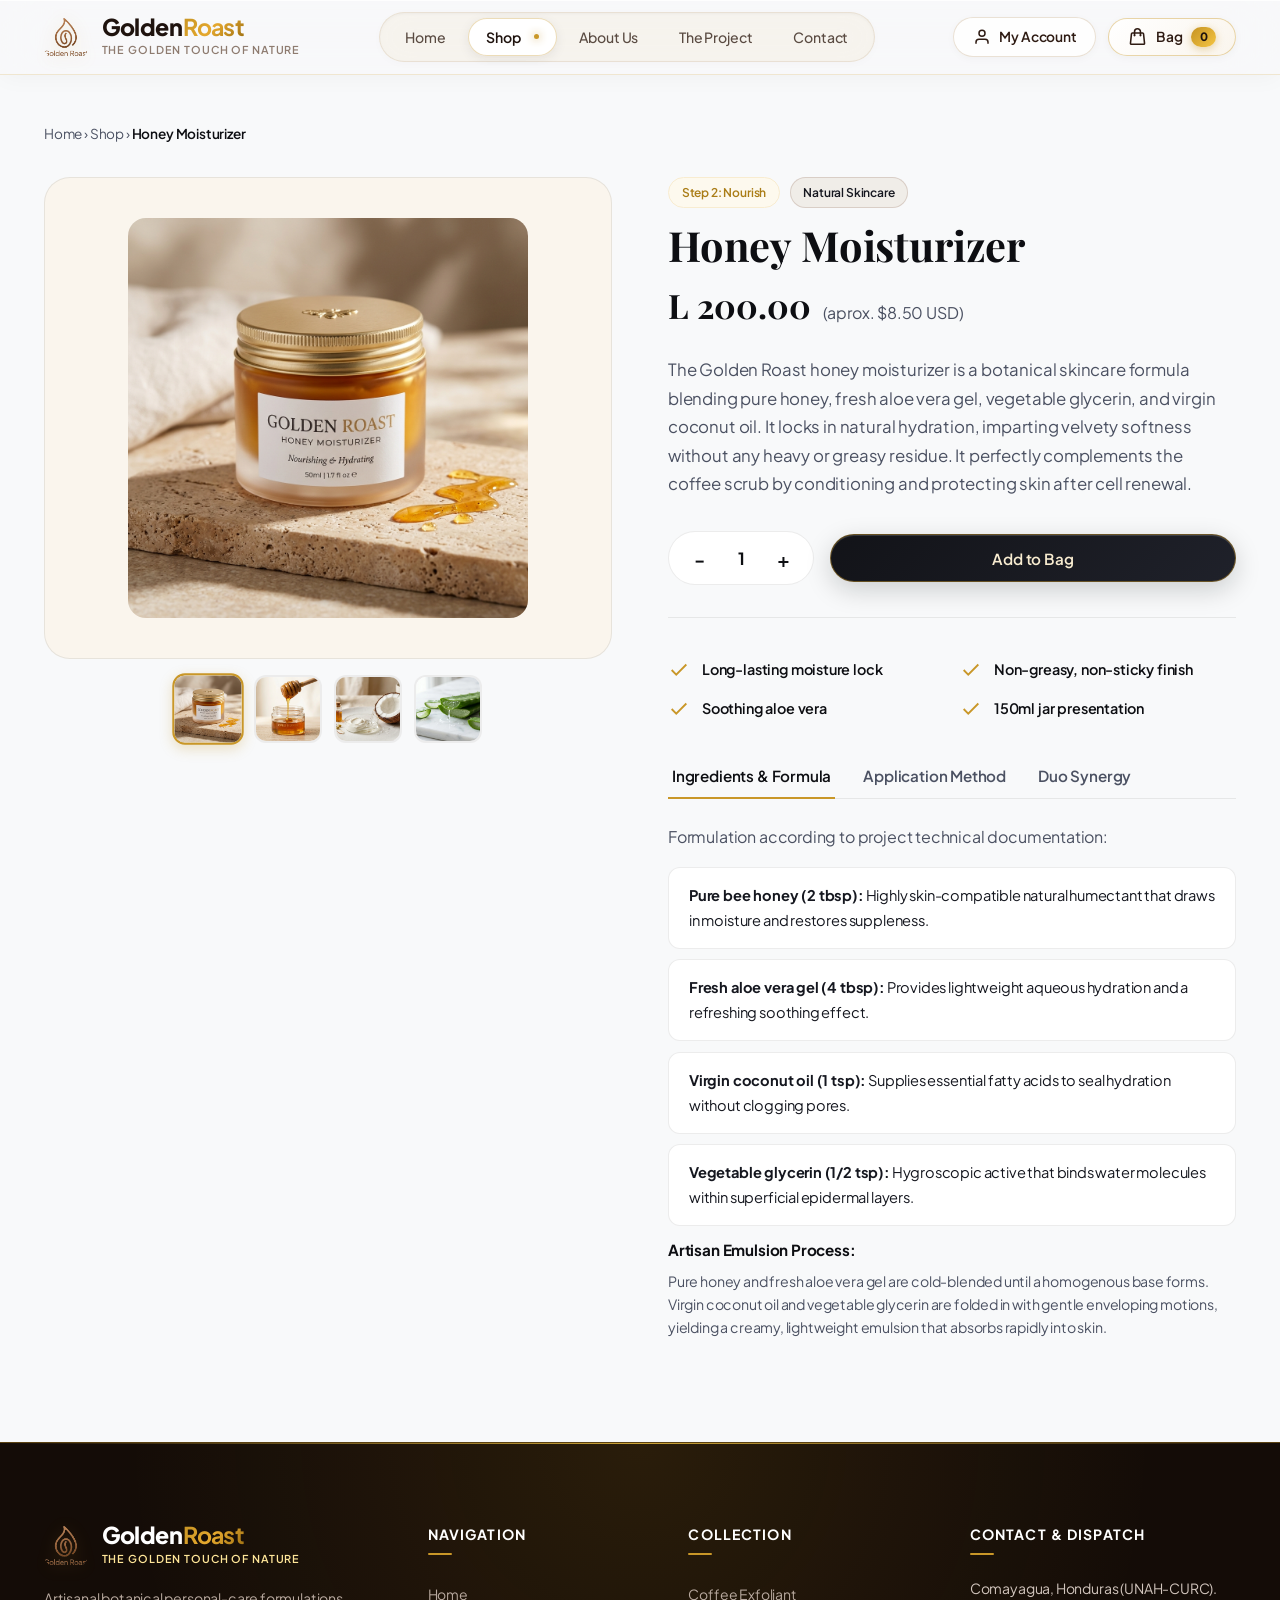
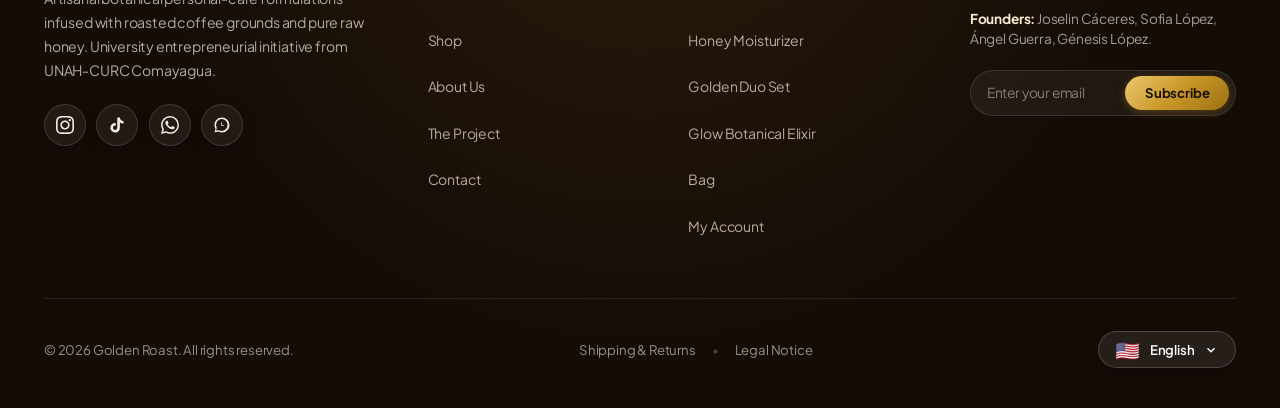
<file: producto-hidratante.html>
<!DOCTYPE html>
<html lang="en" class="notranslate" translate="no">
<head>
  <meta charset="UTF-8">
  <meta name="viewport" content="width=device-width, initial-scale=1.0">
  <meta name="google" content="notranslate">
  <title>Honey Moisturizer | Golden Roast - Botanical Skincare</title>
  <meta name="description" content="Crema hidratante artesanal de miel pura de abeja, aloe vera y glicerina vegetal para una hidratación profunda y piel aterciopelada.">
  <link rel="icon" type="image/png" href="assets/img/logo.png">
  <link rel="stylesheet" href="css/styles.css?v=2.2.2">
  </head>
<body>

  <!-- Ultra-Luxury Obsidian & Champagne Gold Preloader -->
  <div class="site-preloader" id="sitePreloader" aria-hidden="true">
    <div class="preloader-backdrop-glow"></div>
    <div class="preloader-content">
      <div class="preloader-symbol-wrap">
        <svg class="preloader-ring-svg" viewBox="0 0 100 100" width="86" height="86">
          <circle cx="50" cy="50" r="42" fill="none" stroke="rgba(197, 147, 35, 0.15)" stroke-width="2.5" />
          <circle cx="50" cy="50" r="42" fill="none" stroke="url(#preloaderGoldGrad)" stroke-width="2.5" stroke-dasharray="264" stroke-dashoffset="60" stroke-linecap="round" />
          <defs>
            <linearGradient id="preloaderGoldGrad" x1="0%" y1="0%" x2="100%" y2="100%">
              <stop offset="0%" stop-color="#FFE699" />
              <stop offset="50%" stop-color="#ECC870" />
              <stop offset="100%" stop-color="#C99728" />
            </linearGradient>
          </defs>
        </svg>
        <img src="assets/img/logo.png" alt="Golden Roast" class="preloader-brand-logo">
      </div>
      <div class="preloader-title">Golden<span>Roast</span></div>
      <div class="preloader-tagline" data-i18n="brand.slogan">The Golden touch of nature</div>
      <div class="preloader-progress-track">
        <div class="preloader-progress-bar"></div>
      </div>
    </div>
  </div>
  <script>
    (function(){
      function dismissPreloader(){
        var p = document.getElementById('sitePreloader');
        if (p && !p.classList.contains('dismissed')) {
          p.classList.add('dismissed');
          setTimeout(function(){ if(p && p.parentNode) p.parentNode.removeChild(p); }, 450);
        }
      }
      if (document.readyState === 'complete') {
        setTimeout(dismissPreloader, 350);
      } else {
        window.addEventListener('load', function(){ setTimeout(dismissPreloader, 350); });
        setTimeout(dismissPreloader, 1000); // 1.0s maximum guarantee
      }
    })();
  </script>



  

      <!-- Header (Apple Human Interface × Windows 11 Fluent Acrylic) -->
  <header class="main-header">
    <div class="container nav-container">
      <a href="index.html" class="brand-link" translate="no">
        <img src="assets/img/logo.png" alt="Golden Roast Logo" class="brand-logo-img">
        <div class="brand-text notranslate" translate="no">
          <span class="brand-name notranslate" translate="no">Golden<span>Roast</span></span>
          <span class="brand-slogan notranslate" translate="no">The Golden touch of nature</span>
        </div>
      </a>

      <!-- Navigation Dock & Off-Canvas Mobile Drawer -->
      <nav class="main-nav" id="mainNav">
        <div class="mobile-nav-header">
          <div class="brand-link" translate="no">
            <img src="assets/img/logo.png" alt="Golden Roast" class="brand-logo-img" style="width: 36px; height: 36px;">
            <span class="brand-name notranslate" translate="no" style="font-size: 1.25rem;">Golden<span>Roast</span></span>
          </div>
          <button class="mobile-nav-close" id="mobileNavClose" aria-label="Close navigation">&times;</button>
        </div>

        <ul class="nav-links">
          <li class="nav-item">
            <a href="index.html" class="">
              <svg class="nav-icon" width="16" height="16" viewBox="0 0 24 24" fill="none" stroke="currentColor" stroke-width="2"><path d="m3 9 9-7 9 7v11a2 2 0 0 1-2 2H5a2 2 0 0 1-2-2z"/><polyline points="9 22 9 12 15 12 15 22"/></svg>
              <span data-i18n="nav.home">Home</span>
            </a>
          </li>
          <li class="nav-item">
            <a href="tienda.html" class="active">
              <svg class="nav-icon" width="16" height="16" viewBox="0 0 24 24" fill="none" stroke="currentColor" stroke-width="2"><path d="M6 2 3 6v14a2 2 0 0 0 2 2h14a2 2 0 0 0 2-2V6l-3-4Z"/><line x1="3" y1="6" x2="21" y2="6"/><path d="M16 10a4 4 0 0 1-8 0"/></svg>
              <span data-i18n="nav.shop">Shop</span>
            </a>
          </li>
          <li class="nav-item">
            <a href="sobre-nosotros.html" class="">
              <svg class="nav-icon" width="16" height="16" viewBox="0 0 24 24" fill="none" stroke="currentColor" stroke-width="2"><circle cx="12" cy="12" r="10"/><line x1="12" y1="16" x2="12" y2="12"/><line x1="12" y1="8" x2="12.01" y2="8"/></svg>
              <span data-i18n="nav.about">About Us</span>
            </a>
          </li>
          <li class="nav-item">
            <a href="proyecto.html" class="">
              <svg class="nav-icon" width="16" height="16" viewBox="0 0 24 24" fill="none" stroke="currentColor" stroke-width="2"><path d="M4 19.5v-15A2.5 2.5 0 0 1 6.5 2H20v20H6.5a2.5 2.5 0 0 1-2.5-2.5Z"/><path d="M6 6h10"/><path d="M6 10h10"/></svg>
              <span data-i18n="nav.project">The Project</span>
            </a>
          </li>
          <li class="nav-item">
            <a href="contacto.html" class="">
              <svg class="nav-icon" width="16" height="16" viewBox="0 0 24 24" fill="none" stroke="currentColor" stroke-width="2"><path d="M22 16.92v3a2 2 0 0 1-2.18 2 19.79 19.79 0 0 1-8.63-3.07 19.5 19.5 0 0 1-6-6 19.79 19.79 0 0 1-3.07-8.67A2 2 0 0 1 4.11 2h3a2 2 0 0 1 2 1.72 12.84 12.84 0 0 0 .7 2.81 2 2 0 0 1-.45 2.11L8.09 9.91a16 16 0 0 0 6 6l1.27-1.27a2 2 0 0 1 2.11-.45 12.84 12.84 0 0 0 2.81.7A2 2 0 0 1 22 16.92z"/></svg>
              <span data-i18n="nav.contact">Contact</span>
            </a>
          </li>
        </ul>

        <div class="mobile-nav-footer">
          <a href="cuenta.html" class="nav-account-btn " style="width: 100%; justify-content: center;">
            <svg width="18" height="18" viewBox="0 0 24 24" fill="none" stroke="currentColor" stroke-width="2"><path d="M20 21v-2a4 4 0 0 0-4-4H8a4 4 0 0 0-4 4v2"/><circle cx="12" cy="7" r="4"/></svg>
            <span data-i18n="nav.account">My Account</span>
          </a>
        </div>
      </nav>

      <!-- Nav Actions -->
      <div class="nav-actions">
        <a href="cuenta.html" class="nav-account-btn ">
          <svg width="18" height="18" viewBox="0 0 24 24" fill="none" stroke="currentColor" stroke-width="2">
            <path d="M20 21v-2a4 4 0 0 0-4-4H8a4 4 0 0 0-4 4v2"></path>
            <circle cx="12" cy="7" r="4"></circle>
          </svg>
          <span data-i18n="nav.account">My Account</span>
        </a>

        <button class="btn-cart-nav" aria-label="Open Shopping Bag">
          <svg class="cart-icon-svg" viewBox="0 0 24 24" fill="none" stroke-width="2">
            <path stroke-linecap="round" stroke-linejoin="round" d="M15.75 10.5V6a3.75 3.75 0 10-7.5 0v4.5m11.356-1.993l1.263 12c.07.665-.45 1.243-1.119 1.243H4.25a1.125 1.125 0 01-1.12-1.243l1.264-12A1.125 1.125 0 015.513 7.5h12.974c.576 0 1.059.435 1.119 1.007zM8.625 10.5a.375.375 0 11-.75 0 .375.375 0 01.75 0zm7.5 0a.375.375 0 11-.75 0 .375.375 0 01.75 0z" />
          </svg>
          <span data-i18n="nav.cart">Bag</span>
          <span class="cart-badge">0</span>
        </button>

        <button class="mobile-toggle" id="mobileMenuToggle" aria-label="Open Menu">
          <svg width="22" height="22" viewBox="0 0 24 24" fill="none" stroke="currentColor" stroke-width="2.2">
            <line x1="3" y1="12" x2="21" y2="12"></line>
            <line x1="3" y1="6" x2="21" y2="6"></line>
            <line x1="3" y1="18" x2="21" y2="18"></line>
          </svg>
        </button>
      </div>
    </div>
  </header>

  <main class="product-detail-section">
    <div class="container">

      <!-- Breadcrumbs -->
      <nav style="font-size: 0.85rem; color: var(--text-muted); margin-bottom: 2rem;">
        <a href="index.html" data-i18n="nav.home">Home</a> &rsaquo; 
        <a href="tienda.html" data-i18n="nav.shop">Shop</a> &rsaquo; 
        <span style="color: var(--coffee-deep); font-weight: 600;" data-i18n="prod.cream.name">Honey Moisturizer</span>
      </nav>

      <div class="product-detail-grid">
        <div class="product-gallery">
          <div class="product-main-view">
            <img id="mainProductImage" src="assets/img/producto-hidratante.png" alt="Crema Hidratante de Miel Golden Roast">
          </div>
          <div class="gallery-thumbs">
            <div class="gallery-thumb-item active" onclick="changeImage('assets/img/producto-hidratante.png', this)">
              <img src="assets/img/producto-hidratante.png" alt="Crema Hidratante">
            </div>
            <div class="gallery-thumb-item" onclick="changeImage('assets/img/photo-honey.webp', this)">
              <img src="assets/img/photo-honey.webp" alt="Miel Pura">
            </div>
            <div class="gallery-thumb-item" onclick="changeImage('assets/img/photo-cream-texture.webp', this)">
              <img src="assets/img/photo-cream-texture.webp" alt="Textura Sedosa">
            </div>
            <div class="gallery-thumb-item" onclick="changeImage('assets/img/photo-aloe-vera.webp', this)">
              <img src="assets/img/photo-aloe-vera.webp" alt="Aloe Vera Botánico">
            </div>
          </div>
        </div>

        <div>
          <div style="display: flex; gap: 0.6rem; margin-bottom: 0.85rem;">
            <span class="badge badge-gold" data-i18n="product.step2">Step 2: Nourish</span>
            <span class="badge badge-coffee" data-i18n="cream.badge_natural">Natural Skincare</span>
          </div>

          <h1 style="font-family: var(--font-heading); font-size: 2.6rem; color: var(--coffee-deep); line-height: 1.15; margin-bottom: 0.6rem;" data-i18n="prod.cream.name">Honey Moisturizer</h1>

          <div style="display: flex; align-items: baseline; gap: 0.75rem; margin-bottom: 1.5rem;">
            <span style="font-family: var(--font-heading); font-size: 2.1rem; font-weight: 700; color: var(--coffee-deep);">L 200.00</span>
            <span style="font-size: 1rem; color: var(--text-muted);">(aprox. $8.50 USD)</span>
          </div>

          <p style="font-size: 1.05rem; color: var(--text-muted); line-height: 1.7; margin-bottom: 2rem;" data-i18n="cream.desc">The Golden Roast honey moisturizer is a botanical skincare formula blending pure honey, fresh aloe vera gel, vegetable glycerin, and virgin coconut oil. It locks in natural hydration, imparting velvety softness without any heavy or greasy residue. It perfectly complements the coffee scrub by conditioning and protecting skin after cell renewal.</p>

          <!-- Quantity & Add to Bag -->
          <div style="display: flex; gap: 1rem; align-items: center; margin-bottom: 2.5rem; padding-bottom: 2rem; border-bottom: 1px solid var(--surface-border);">
            <div class="quantity-picker" style="display: inline-flex; align-items: center; border: 1px solid var(--surface-border); border-radius: var(--radius-full); padding: 0.25rem 0.5rem; background: #FFFFFF;">
              <button class="qty-btn btn-qty-dec" aria-label="Disminuir cantidad" type="button">-</button>
              <input type="text" class="qty-input" value="1" readonly data-qty-for="hidratante" style="width: 40px; text-align: center; border: none; font-weight: 700;" aria-label="Cantidad seleccionada">
              <button class="qty-btn btn-qty-inc" aria-label="Aumentar cantidad" type="button">+</button>
            </div>

            <button class="btn btn-primary" data-add-cart="hidratante" style="flex: 1;" data-i18n="btn.add_to_cart">Add to Bag</button>
          </div>

          <!-- Highlight Points -->
          <div class="product-highlight-grid" style="margin-bottom: 2rem;">
            <div style="display: flex; gap: 0.75rem; align-items: center;">
              <svg width="22" height="22" viewBox="0 0 24 24" fill="none" stroke="var(--gold-primary)" stroke-width="2"><polyline points="20 6 9 17 4 12"></polyline></svg>
              <span style="font-size: 0.9rem; font-weight: 600;">Long-lasting moisture lock</span>
            </div>
            <div style="display: flex; gap: 0.75rem; align-items: center;">
              <svg width="22" height="22" viewBox="0 0 24 24" fill="none" stroke="var(--gold-primary)" stroke-width="2"><polyline points="20 6 9 17 4 12"></polyline></svg>
              <span style="font-size: 0.9rem; font-weight: 600;">Non-greasy, non-sticky finish</span>
            </div>
            <div style="display: flex; gap: 0.75rem; align-items: center;">
              <svg width="22" height="22" viewBox="0 0 24 24" fill="none" stroke="var(--gold-primary)" stroke-width="2"><polyline points="20 6 9 17 4 12"></polyline></svg>
              <span style="font-size: 0.9rem; font-weight: 600;">Soothing aloe vera</span>
            </div>
            <div style="display: flex; gap: 0.75rem; align-items: center;">
              <svg width="22" height="22" viewBox="0 0 24 24" fill="none" stroke="var(--gold-primary)" stroke-width="2"><polyline points="20 6 9 17 4 12"></polyline></svg>
              <span style="font-size: 0.9rem; font-weight: 600;">150ml jar presentation</span>
            </div>
          </div>

          <!-- Tabs -->
          <div class="tabs-nav">
            <button class="tab-btn active" data-tab="ingredientes" data-i18n="cream.tab_ing">Ingredients & Formula</button>
            <button class="tab-btn" data-tab="uso" data-i18n="cream.tab_use">Application Method</button>
            <button class="tab-btn" data-tab="rutina" data-i18n="cream.tab_duo">Duo Synergy</button>
          </div>

          <div class="tab-pane active" id="tab-ingredientes">
            <p style="margin-bottom: 1rem;">Formulation according to project technical documentation:</p>
            <div class="ingredient-item">
              <strong>Pure bee honey (2 tbsp):</strong> Highly skin-compatible natural humectant that draws in moisture and restores suppleness.
            </div>
            <div class="ingredient-item">
              <strong>Fresh aloe vera gel (4 tbsp):</strong> Provides lightweight aqueous hydration and a refreshing soothing effect.
            </div>
            <div class="ingredient-item">
              <strong>Virgin coconut oil (1 tsp):</strong> Supplies essential fatty acids to seal hydration without clogging pores.
            </div>
            <div class="ingredient-item">
              <strong>Vegetable glycerin (1/2 tsp):</strong> Hygroscopic active that binds water molecules within superficial epidermal layers.
            </div>

            <div class="recipe-box">
              <h4 style="font-size: 0.95rem; font-weight: 700; color: var(--coffee-deep); margin-bottom: 0.5rem;">Artisan Emulsion Process:</h4>
              <p style="font-size: 0.885rem; color: var(--text-muted); line-height: 1.6;">
                Pure honey and fresh aloe vera gel are cold-blended until a homogenous base forms. Virgin coconut oil and vegetable glycerin are folded in with gentle enveloping motions, yielding a creamy, lightweight emulsion that absorbs rapidly into skin.
              </p>
            </div>
          </div>

          <div class="tab-pane" id="tab-uso">
            <ol style="padding-left: 1.25rem; line-height: 1.8;">
              <li>Cleanse or exfoliate skin beforehand to ensure optimal dermal absorption.</li>
              <li>Dispense a modest amount of cream onto dry or slightly damp skin.</li>
              <li>Distribute with upward circular motions until completely absorbed.</li>
              <li>Suitable for both morning and evening application to maintain skin radiance.</li>
            </ol>
            <p style="margin-top: 1rem; font-size: 0.885rem; color: var(--text-muted);">
              <strong>Recommendation:</strong> Suitable for daily face (normal to dry skin) and body use. For sensitive skin, a preliminary forearm patch test is advised.
            </p>
          </div>

          <div class="tab-pane" id="tab-rutina">
            <p style="margin-bottom: 1rem;">
              The moisturizing cream represents Step 2 of the Golden Roast regimen. Applied following the coffee scrub (Step 1), it seals regenerative benefits and creates a soft protective shield against dehydration and daily stressors.
            </p>
            <a href="tienda.html" class="btn btn-outline btn-sm">View Golden Duo Pack (Save L 30.00)</a>
          </div>

        </div>
      </div>
    </div>
  </main>

    <!-- Footer (Enterprise Luxury Dark Acrylic & Social Hub) -->
  <footer class="main-footer">
    <div class="container">
      <div class="footer-grid">
        <!-- 1. Brand & Socials -->
        <div class="footer-brand">
          <a href="index.html" class="brand-link" translate="no">
            <img src="assets/img/logo.png" alt="Golden Roast Logo" class="brand-logo-img">
            <div class="brand-text notranslate" translate="no">
              <span class="brand-name notranslate" translate="no" style="color: #FFFFFF;">Golden<span style="color: var(--gold-pale);">Roast</span></span>
              <span class="brand-slogan notranslate" translate="no" style="color: #FFE699;" data-i18n="brand.slogan">The Golden touch of nature</span>
            </div>
          </a>
          <p data-i18n="footer.brand_desc">Artisanal botanical personal-care formulations infused with roasted coffee grounds and pure raw honey. University entrepreneurial initiative from UNAH-CURC Comayagua.</p>

          <!-- Social Media Icons (Instagram, Facebook, TikTok, WhatsApp) -->
          
                    <div class="footer-social-bar">
            <a href="https://www.instagram.com/golde_nroast/" target="_blank" rel="noopener noreferrer" class="footer-social-btn" aria-label="Instagram de Golden Roast: @GOLDE_NROAST" title="Instagram: @GOLDE_NROAST">
              <svg width="18" height="18" viewBox="0 0 24 24" fill="currentColor"><path d="M12 2.163c3.204 0 3.584.012 4.85.07 3.252.148 4.771 1.691 4.919 4.919.058 1.265.069 1.645.069 4.849 0 3.205-.012 3.584-.069 4.849-.149 3.225-1.664 4.771-4.919 4.919-1.266.058-1.644.07-4.85.07-3.204 0-3.584-.012-4.849-.07-3.26-.149-4.771-1.699-4.919-4.92-.058-1.265-.07-1.644-.07-4.849 0-3.204.013-3.583.07-4.849.149-3.227 1.664-4.771 4.919-4.919 1.266-.057 1.645-.069 4.849-.069zm0-2.163c-3.259 0-3.667.014-4.947.072-4.358.2-6.78 2.618-6.98 6.98-.059 1.281-.073 1.689-.073 4.948 0 3.259.014 3.668.072 4.948.2 4.358 2.618 6.78 6.98 6.98 1.281.058 1.689.072 4.948.072 3.259 0 3.668-.014 4.948-.072 4.354-.2 6.782-2.618 6.979-6.98.059-1.28.073-1.689.073-4.948 0-3.259-.014-3.667-.072-4.947-.196-4.354-2.617-6.78-6.979-6.98-1.281-.059-1.69-.073-4.949-.073zm0 5.838c-3.403 0-6.162 2.759-6.162 6.162s2.759 6.163 6.162 6.163 6.162-2.759 6.162-6.163c0-3.403-2.759-6.162-6.162-6.162zm0 10.162c-2.209 0-4-1.79-4-4 0-2.209 1.791-4 4-4s4 1.791 4 4c0 2.21-1.791 4-4 4zm6.406-11.845c-.796 0-1.441.645-1.441 1.44s.645 1.44 1.441 1.44c.795 0 1.439-.645 1.439-1.44s-.644-1.44-1.439-1.44z"/></svg>
            </a>
            <a href="https://www.tiktok.com/@golden_roast7?_r=1&_t=ZS-9B3hwITM4cG" target="_blank" rel="noopener noreferrer" class="footer-social-btn" aria-label="TikTok de Golden Roast: @golden_roast7" title="TikTok: @golden_roast7">
              <svg width="18" height="18" viewBox="0 0 24 24" fill="currentColor"><path d="M19.59 6.69a4.83 4.83 0 0 1-3.77-4.25V2h-3.45v13.67a2.89 2.89 0 0 1-5.2 1.74 2.89 2.89 0 0 1 2.31-4.64 2.93 2.93 0 0 1 .88.13V9.4a6.84 6.84 0 0 0-1-.05A6.33 6.33 0 0 0 5 20.1a6.34 6.34 0 0 0 10.86-4.43v-7a8.16 8.16 0 0 0 4.77 1.52v-3.4a4.85 4.85 0 0 1-1.04-.1z"/></svg>
            </a>
            <a href="https://wa.me/50499208330" target="_blank" rel="noopener noreferrer" class="footer-social-btn" aria-label="WhatsApp Golden Roast: +504 9920-8330" title="WhatsApp: +504 9920-8330">
              <svg width="18" height="18" viewBox="0 0 24 24" fill="currentColor"><path d="M17.472 14.382c-.301-.15-1.78-.878-2.056-.979-.275-.1-.476-.15-.676.15-.2.301-.776.979-.952 1.18-.175.2-.351.226-.652.076-.301-.15-1.27-.468-2.42-1.493-.894-.798-1.498-1.784-1.674-2.085-.175-.3-.019-.463.132-.613.136-.134.301-.351.451-.527.151-.175.2-.301.301-.501.1-.2.05-.376-.025-.526-.075-.15-.677-1.631-.927-2.233-.244-.587-.492-.507-.676-.516l-.577-.01c-.2 0-.527.075-.802.376s-1.053 1.028-1.053 2.508 1.078 2.909 1.229 3.109c.15.2 2.122 3.24 5.141 4.544.718.31 1.279.496 1.716.634.721.23 1.378.197 1.897.12.578-.087 1.78-.727 2.031-1.429.251-.702.251-1.304.175-1.43-.075-.125-.276-.2-.577-.35zm-5.42 7.403h-.004a9.87 9.87 0 0 1-5.031-1.378l-.361-.214-3.741.982.998-3.648-.235-.374a9.86 9.86 0 0 1-1.51-5.26c.001-5.45 4.436-9.884 9.888-9.884 2.64 0 5.122 1.03 6.988 2.898a9.825 9.825 0 0 1 2.893 6.994c-.003 5.45-4.437 9.884-9.886 9.884zm8.413-18.297A11.815 11.815 0 0 0 12.05 0C5.495 0 .16 5.335.157 11.892c0 2.096.547 4.142 1.588 5.945L0 24l6.335-1.662a11.866 11.866 0 0 0 5.713 1.455h.005c6.554 0 11.89-5.335 11.893-11.893a11.82 11.82 0 0 0-3.48-8.413z"/></svg>
            </a>
            <a href="https://wa.me/50499654480" target="_blank" rel="noopener noreferrer" class="footer-social-btn" aria-label="WhatsApp Golden Roast: +504 9965-4480" title="WhatsApp: +504 9965-4480">
              <svg width="18" height="18" viewBox="0 0 24 24" fill="currentColor"><path d="M12 2a10 10 0 0 1 10 10c0 5.523-4.477 10-10 10a9.96 9.96 0 0 1-5.008-1.344L2 22l1.37-4.882A9.96 9.96 0 0 1 2 12C2 6.477 6.477 2 12 2zm0 2a8 8 0 0 0-6.906 12.046l-.28.484-.813 2.898 2.977-.78.471.278A8 8 0 1 0 12 4zm-.5 4a.5.5 0 0 1 .5.5v3.5h2.5a.5.5 0 0 1 0 1h-3a.5.5 0 0 1-.5-.5V8.5a.5.5 0 0 1 .5-.5z"/></svg>
            </a>
          </div>
        </div>

        <!-- 2. Navigation -->
        <div>
          <h4 class="footer-heading" data-i18n="footer.nav_title">Navigation</h4>
          <ul class="footer-links">
            <li><a href="index.html" data-i18n="nav.home">Home</a></li>
            <li><a href="tienda.html" data-i18n="nav.shop">Shop</a></li>
            <li><a href="sobre-nosotros.html" data-i18n="nav.about">About Us</a></li>
            <li><a href="proyecto.html" data-i18n="nav.project">The Project</a></li>
            <li><a href="contacto.html" data-i18n="nav.contact">Contact</a></li>
          </ul>
        </div>

        <!-- 3. Collection -->
        <div>
          <h4 class="footer-heading" data-i18n="footer.products_title">Collection</h4>
          <ul class="footer-links">
            <li><a href="producto-exfoliante.html" data-i18n="prod.scrub.name">Coffee Exfoliant</a></li>
            <li><a href="producto-hidratante.html" data-i18n="prod.cream.name">Honey Moisturizer</a></li>
            <li><a href="tienda.html" data-i18n="prod.bundle.name">Golden Duo Set</a></li>
            <li><a href="tienda.html">Glow Botanical Elixir</a></li>
            <li><a href="carrito.html" data-i18n="nav.cart">Bag</a></li>
            <li><a href="cuenta.html" data-i18n="nav.account">My Account</a></li>
          </ul>
        </div>

        <!-- 4. Contact & Newsletter -->
        <div>
          <h4 class="footer-heading" data-i18n="footer.contact_title">Contact & Dispatch</h4>
          <p style="font-size: 0.875rem; margin-bottom: 0.6rem; color: #D1C5BD;">
            Comayagua, Honduras (UNAH-CURC).
          </p>
          <p style="font-size: 0.85rem; margin-bottom: 1.25rem; color: #A89B92; line-height: 1.5;">
            <strong style="color: var(--gold-pale);" data-i18n="footer.team_label">Founders:</strong> Joselin Cáceres, Sofia López, Ángel Guerra, Génesis López.
          </p>
          <form id="newsletterForm" class="footer-newsletter-box">
            <input type="email" placeholder="Enter your email" required class="footer-newsletter-input" data-i18n-placeholder="footer.newsletter_placeholder" aria-label="Tu correo electrónico para el boletín">
            <button type="submit" class="footer-newsletter-btn" data-i18n="footer.newsletter_btn">Subscribe</button>
          </form>
        </div>
      </div>

      <!-- Footer Bottom Bar with Integrated Language Selector -->
      <div class="footer-bottom">
        <div class="footer-copy">
          &copy; 2026 Golden Roast. <span data-i18n="footer.rights">All rights reserved.</span>
        </div>
        <div class="footer-legal-links">
          <a href="politicas.html" data-i18n="footer.shipping_policy">Shipping & Returns</a>
          <span style="color: rgba(255,255,255,0.2);">•</span>
          <a href="politicas.html#privacidad" data-i18n="footer.privacy">Legal Notice</a>
        </div>
        <div class="footer-lang-container" id="footerLangMount">
          <!-- Language switcher mounts cleanly here -->
        </div>
      </div>
    </div>
  </footer>

  <script src="js/storage.js?v=2.2.2"></script>
  <script src="js/i18n.js?v=2.2.2"></script>
  <script src="js/auth.js?v=2.2.2"></script>
  <script src="js/carrito.js?v=2.2.2"></script>
  <script src="js/main.js?v=2.2.2"></script>
  <script>
    function changeImage(src, el) {
      document.getElementById('mainProductImage').src = src;
      document.querySelectorAll('.gallery-thumb-item').forEach(item => item.classList.remove('active'));
      el.classList.add('active');
    }

    document.querySelectorAll('.tab-btn').forEach(btn => {
      btn.addEventListener('click', () => {
        document.querySelectorAll('.tab-btn').forEach(b => b.classList.remove('active'));
        document.querySelectorAll('.tab-pane').forEach(p => p.classList.remove('active'));
        btn.classList.add('active');
        const tabId = 'tab-' + btn.getAttribute('data-tab');
        const pane = document.getElementById(tabId);
        if (pane) pane.classList.add('active');
      });
    });
  </script>
</body>
</html>
</file>
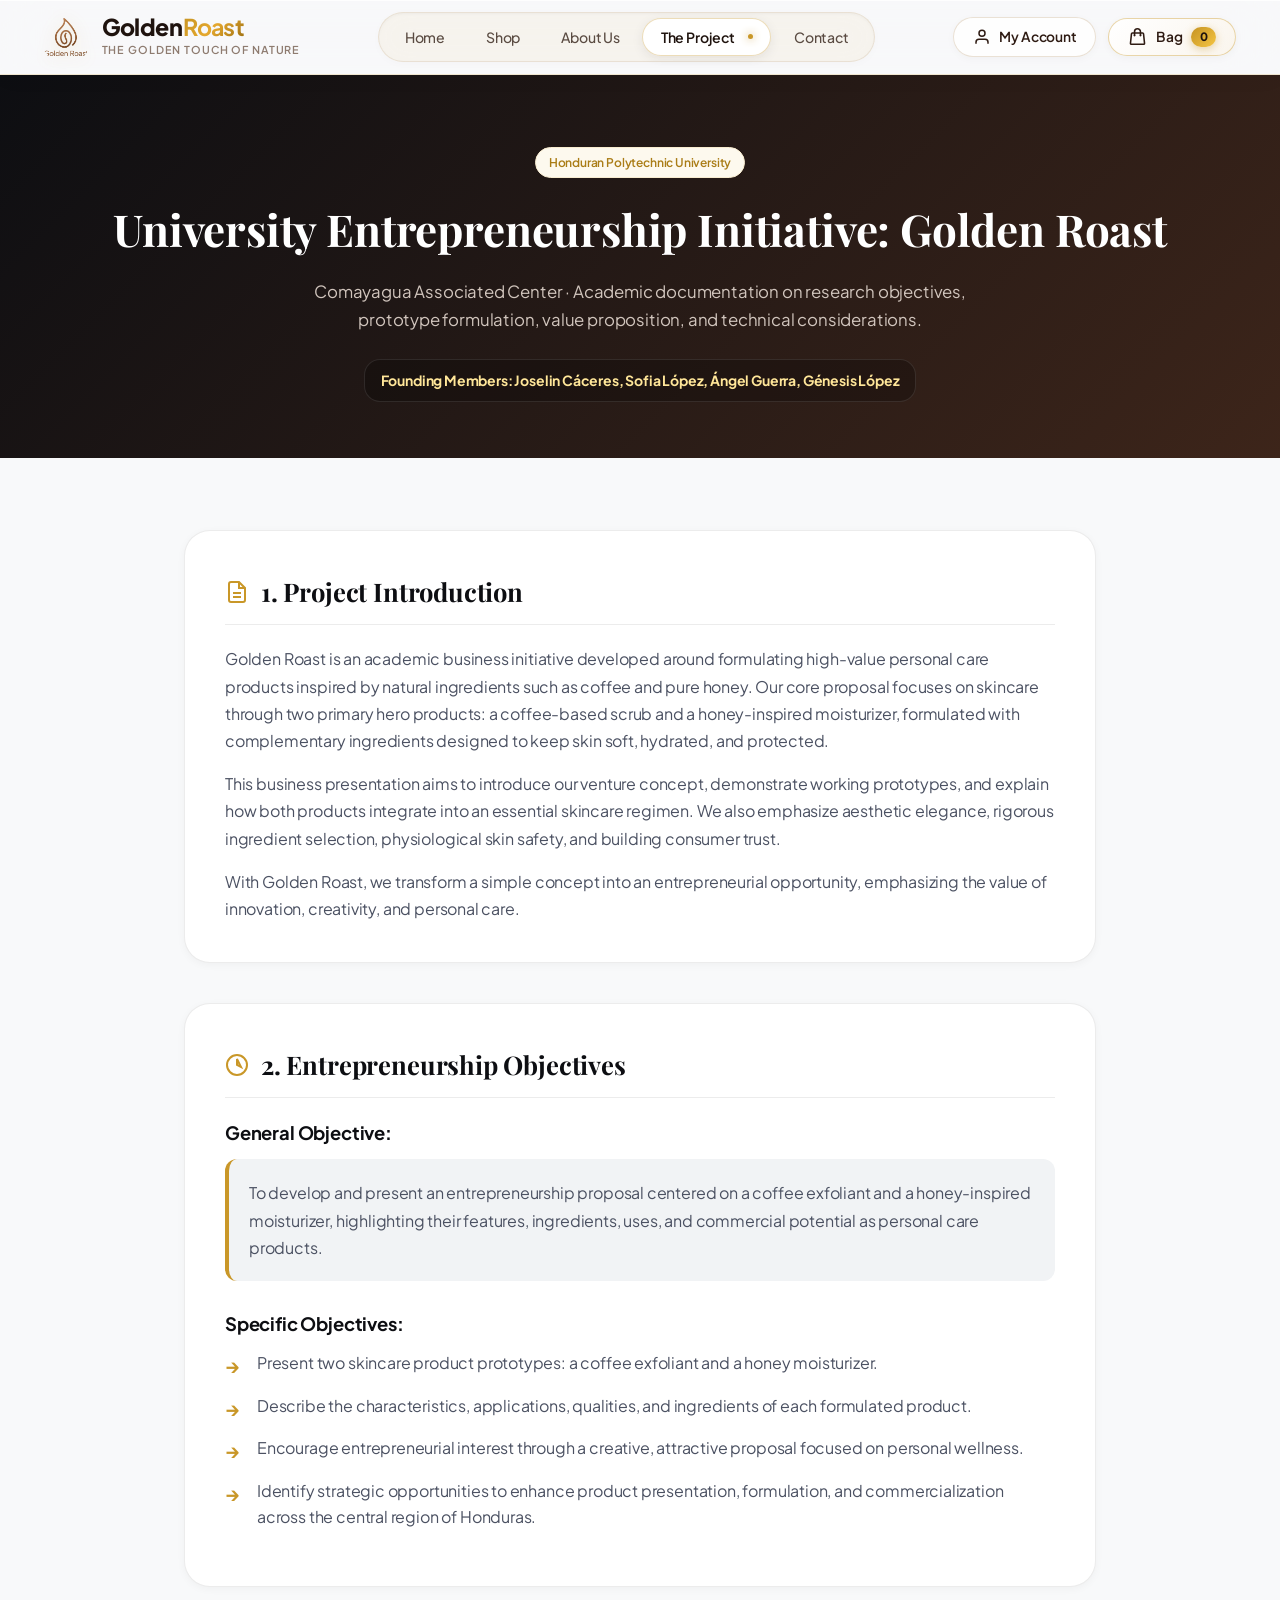
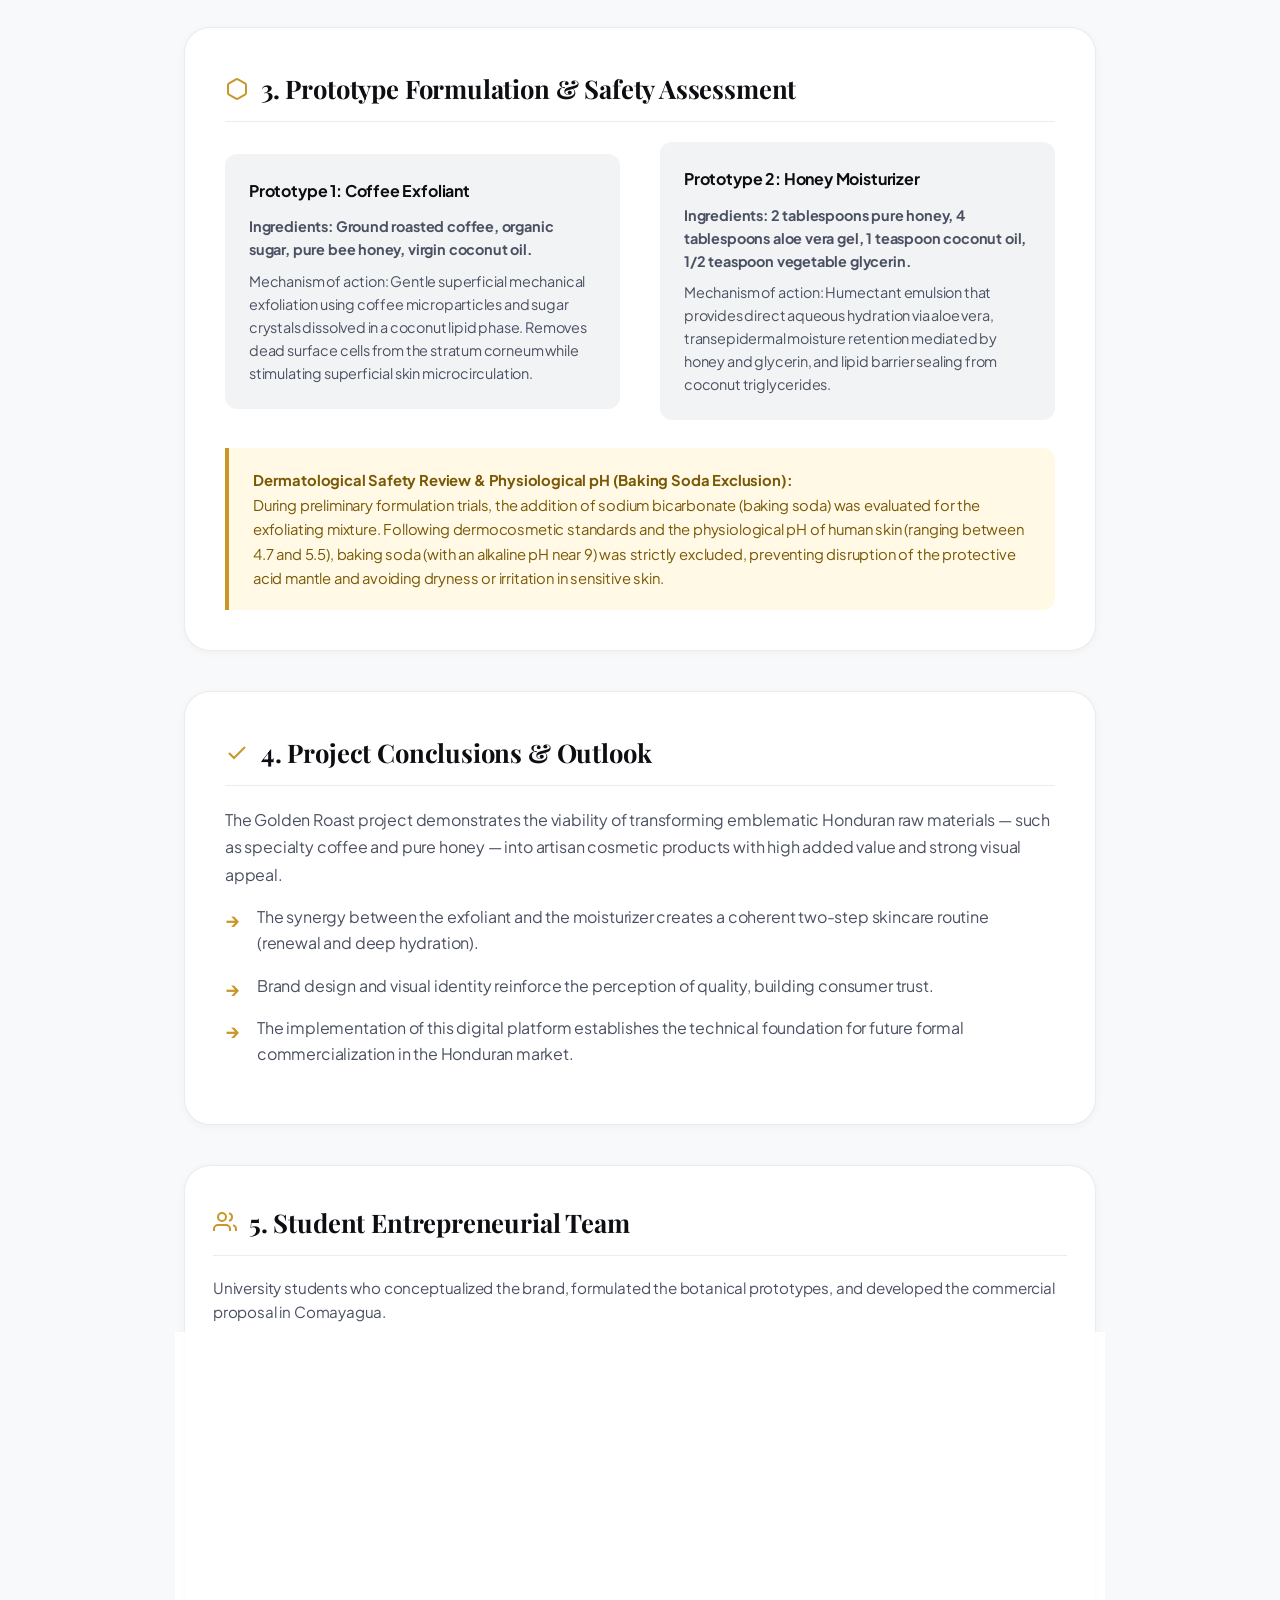
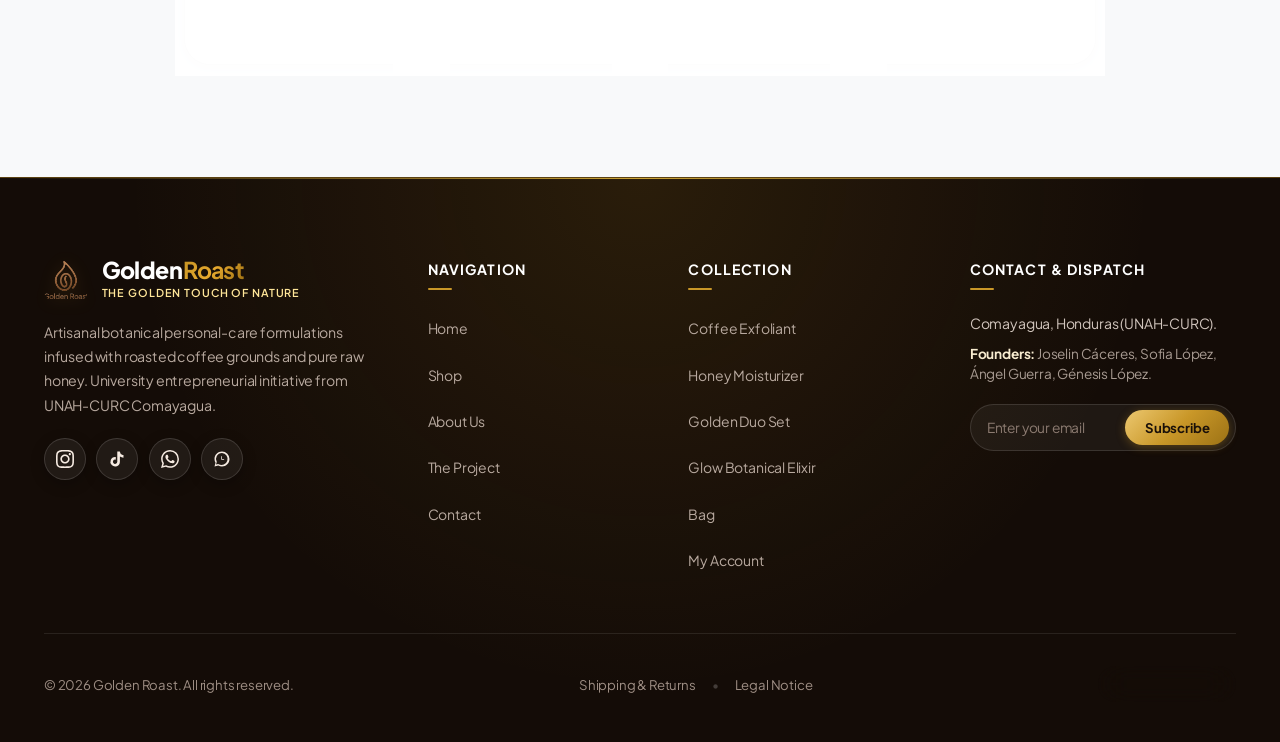
<file: proyecto.html>
<!DOCTYPE html>
<html lang="en" class="notranslate" translate="no">
<head>
  <meta charset="UTF-8">
  <meta name="viewport" content="width=device-width, initial-scale=1.0">
  <meta name="google" content="notranslate">
  <title>Our Academic Project | Golden Roast - Academic Venture & Research</title>
  <meta name="description" content="Academic documentation of the Golden Roast venture: Honduran Polytechnic University, Comayagua Associated Center. Objectives, formulation, and dermatological safety analysis.">
  <link rel="icon" type="image/png" href="assets/img/logo.png">
  <link rel="stylesheet" href="css/styles.css?v=2.2.2">
  </head>
<body>

  <!-- Ultra-Luxury Obsidian & Champagne Gold Preloader -->
  <div class="site-preloader" id="sitePreloader" aria-hidden="true">
    <div class="preloader-backdrop-glow"></div>
    <div class="preloader-content">
      <div class="preloader-symbol-wrap">
        <svg class="preloader-ring-svg" viewBox="0 0 100 100" width="86" height="86">
          <circle cx="50" cy="50" r="42" fill="none" stroke="rgba(197, 147, 35, 0.15)" stroke-width="2.5" />
          <circle cx="50" cy="50" r="42" fill="none" stroke="url(#preloaderGoldGrad)" stroke-width="2.5" stroke-dasharray="264" stroke-dashoffset="60" stroke-linecap="round" />
          <defs>
            <linearGradient id="preloaderGoldGrad" x1="0%" y1="0%" x2="100%" y2="100%">
              <stop offset="0%" stop-color="#FFE699" />
              <stop offset="50%" stop-color="#ECC870" />
              <stop offset="100%" stop-color="#C99728" />
            </linearGradient>
          </defs>
        </svg>
        <img src="assets/img/logo.png" alt="Golden Roast" class="preloader-brand-logo">
      </div>
      <div class="preloader-title">Golden<span>Roast</span></div>
      <div class="preloader-tagline" data-i18n="brand.slogan">The Golden touch of nature</div>
      <div class="preloader-progress-track">
        <div class="preloader-progress-bar"></div>
      </div>
    </div>
  </div>
  <script>
    (function(){
      function dismissPreloader(){
        var p = document.getElementById('sitePreloader');
        if (p && !p.classList.contains('dismissed')) {
          p.classList.add('dismissed');
          setTimeout(function(){ if(p && p.parentNode) p.parentNode.removeChild(p); }, 450);
        }
      }
      if (document.readyState === 'complete') {
        setTimeout(dismissPreloader, 350);
      } else {
        window.addEventListener('load', function(){ setTimeout(dismissPreloader, 350); });
        setTimeout(dismissPreloader, 1000); // 1.0s maximum guarantee
      }
    })();
  </script>



  

      <!-- Header (Apple Human Interface × Windows 11 Fluent Acrylic) -->
  <header class="main-header">
    <div class="container nav-container">
      <a href="index.html" class="brand-link" translate="no">
        <img src="assets/img/logo.png" alt="Golden Roast Logo" class="brand-logo-img">
        <div class="brand-text notranslate" translate="no">
          <span class="brand-name notranslate" translate="no">Golden<span>Roast</span></span>
          <span class="brand-slogan notranslate" translate="no">The Golden touch of nature</span>
        </div>
      </a>

      <!-- Navigation Dock & Off-Canvas Mobile Drawer -->
      <nav class="main-nav" id="mainNav">
        <div class="mobile-nav-header">
          <div class="brand-link" translate="no">
            <img src="assets/img/logo.png" alt="Golden Roast" class="brand-logo-img" style="width: 36px; height: 36px;">
            <span class="brand-name notranslate" translate="no" style="font-size: 1.25rem;">Golden<span>Roast</span></span>
          </div>
          <button class="mobile-nav-close" id="mobileNavClose" aria-label="Close navigation">&times;</button>
        </div>

        <ul class="nav-links">
          <li class="nav-item">
            <a href="index.html" class="">
              <svg class="nav-icon" width="16" height="16" viewBox="0 0 24 24" fill="none" stroke="currentColor" stroke-width="2"><path d="m3 9 9-7 9 7v11a2 2 0 0 1-2 2H5a2 2 0 0 1-2-2z"/><polyline points="9 22 9 12 15 12 15 22"/></svg>
              <span data-i18n="nav.home">Home</span>
            </a>
          </li>
          <li class="nav-item">
            <a href="tienda.html" class="">
              <svg class="nav-icon" width="16" height="16" viewBox="0 0 24 24" fill="none" stroke="currentColor" stroke-width="2"><path d="M6 2 3 6v14a2 2 0 0 0 2 2h14a2 2 0 0 0 2-2V6l-3-4Z"/><line x1="3" y1="6" x2="21" y2="6"/><path d="M16 10a4 4 0 0 1-8 0"/></svg>
              <span data-i18n="nav.shop">Shop</span>
            </a>
          </li>
          <li class="nav-item">
            <a href="sobre-nosotros.html" class="">
              <svg class="nav-icon" width="16" height="16" viewBox="0 0 24 24" fill="none" stroke="currentColor" stroke-width="2"><circle cx="12" cy="12" r="10"/><line x1="12" y1="16" x2="12" y2="12"/><line x1="12" y1="8" x2="12.01" y2="8"/></svg>
              <span data-i18n="nav.about">About Us</span>
            </a>
          </li>
          <li class="nav-item">
            <a href="proyecto.html" class="active">
              <svg class="nav-icon" width="16" height="16" viewBox="0 0 24 24" fill="none" stroke="currentColor" stroke-width="2"><path d="M4 19.5v-15A2.5 2.5 0 0 1 6.5 2H20v20H6.5a2.5 2.5 0 0 1-2.5-2.5Z"/><path d="M6 6h10"/><path d="M6 10h10"/></svg>
              <span data-i18n="nav.project">The Project</span>
            </a>
          </li>
          <li class="nav-item">
            <a href="contacto.html" class="">
              <svg class="nav-icon" width="16" height="16" viewBox="0 0 24 24" fill="none" stroke="currentColor" stroke-width="2"><path d="M22 16.92v3a2 2 0 0 1-2.18 2 19.79 19.79 0 0 1-8.63-3.07 19.5 19.5 0 0 1-6-6 19.79 19.79 0 0 1-3.07-8.67A2 2 0 0 1 4.11 2h3a2 2 0 0 1 2 1.72 12.84 12.84 0 0 0 .7 2.81 2 2 0 0 1-.45 2.11L8.09 9.91a16 16 0 0 0 6 6l1.27-1.27a2 2 0 0 1 2.11-.45 12.84 12.84 0 0 0 2.81.7A2 2 0 0 1 22 16.92z"/></svg>
              <span data-i18n="nav.contact">Contact</span>
            </a>
          </li>
        </ul>

        <div class="mobile-nav-footer">
          <a href="cuenta.html" class="nav-account-btn " style="width: 100%; justify-content: center;">
            <svg width="18" height="18" viewBox="0 0 24 24" fill="none" stroke="currentColor" stroke-width="2"><path d="M20 21v-2a4 4 0 0 0-4-4H8a4 4 0 0 0-4 4v2"/><circle cx="12" cy="7" r="4"/></svg>
            <span data-i18n="nav.account">My Account</span>
          </a>
        </div>
      </nav>

      <!-- Nav Actions -->
      <div class="nav-actions">
        <a href="cuenta.html" class="nav-account-btn ">
          <svg width="18" height="18" viewBox="0 0 24 24" fill="none" stroke="currentColor" stroke-width="2">
            <path d="M20 21v-2a4 4 0 0 0-4-4H8a4 4 0 0 0-4 4v2"></path>
            <circle cx="12" cy="7" r="4"></circle>
          </svg>
          <span data-i18n="nav.account">My Account</span>
        </a>

        <button class="btn-cart-nav" aria-label="Open Shopping Bag">
          <svg class="cart-icon-svg" viewBox="0 0 24 24" fill="none" stroke-width="2">
            <path stroke-linecap="round" stroke-linejoin="round" d="M15.75 10.5V6a3.75 3.75 0 10-7.5 0v4.5m11.356-1.993l1.263 12c.07.665-.45 1.243-1.119 1.243H4.25a1.125 1.125 0 01-1.12-1.243l1.264-12A1.125 1.125 0 015.513 7.5h12.974c.576 0 1.059.435 1.119 1.007zM8.625 10.5a.375.375 0 11-.75 0 .375.375 0 01.75 0zm7.5 0a.375.375 0 11-.75 0 .375.375 0 01.75 0z" />
          </svg>
          <span data-i18n="nav.cart">Bag</span>
          <span class="cart-badge">0</span>
        </button>

        <button class="mobile-toggle" id="mobileMenuToggle" aria-label="Open Menu">
          <svg width="22" height="22" viewBox="0 0 24 24" fill="none" stroke="currentColor" stroke-width="2.2">
            <line x1="3" y1="12" x2="21" y2="12"></line>
            <line x1="3" y1="6" x2="21" y2="6"></line>
            <line x1="3" y1="18" x2="21" y2="18"></line>
          </svg>
        </button>
      </div>
    </div>
  </header>

  <main>
    <section class="academic-header">
      <div class="container">
        <span class="badge badge-gold" style="margin-bottom: 1rem;" data-i18n="project.badge_univ">Honduran Polytechnic University</span>
        <h1 style="font-family: var(--font-heading); font-size: clamp(1.65rem, 6vw, 2.75rem); overflow-wrap: break-word; word-break: break-word; margin-bottom: 0.85rem;" data-i18n="project.hero_title">University Entrepreneurship Initiative: Golden Roast</h1>
        <p style="color: #D1C5BD; max-width: 720px; margin: 0 auto 1.5rem; font-size: 1.05rem; line-height: 1.7;" data-i18n="project.hero_desc">Comayagua Associated Center · Academic documentation on research objectives, prototype formulation, value proposition, and technical considerations.</p>
        <div style="display: inline-flex; flex-wrap: wrap; text-align: center; justify-content: center; max-width: 100%; gap: 0.75rem; font-size: 0.875rem; color: #FFE699; background: rgba(0,0,0,0.25); padding: 0.6rem 1rem; border-radius: 16px; border: 1px solid rgba(255,255,255,0.1);">
          <span><strong data-i18n="project.team_badge">Founding Members: Joselin Cáceres, Sofia López, Ángel Guerra, Génesis López</strong></span>
        </div>
      </div>
    </section>

    <section style="padding: 4.5rem 0;">
      <div class="container" style="max-width: 960px;">

        <!-- 1. Introducción -->
        <article class="academic-card">
          <h3>
            <svg width="24" height="24" viewBox="0 0 24 24" fill="none" stroke="var(--gold-primary)" stroke-width="2"><path d="M14 2H6a2 2 0 0 0-2 2v16a2 2 0 0 0 2 2h12a2 2 0 0 0 2-2V8z"></path><polyline points="14 2 14 8 20 8"></polyline><line x1="16" y1="13" x2="8" y2="13"></line><line x1="16" y1="17" x2="8" y2="17"></line></svg>
            <span data-i18n="project.sec1_title">1. Project Introduction</span>
          </h3>
          <p style="color: var(--text-muted); font-size: 1rem; line-height: 1.7; margin-bottom: 1rem;" data-i18n="project.sec1_p1">Golden Roast is an academic business initiative developed around formulating high-value personal care products inspired by natural ingredients such as coffee and pure honey. Our core proposal focuses on skincare through two primary hero products: a coffee-based scrub and a honey-inspired moisturizer, formulated with complementary ingredients designed to keep skin soft, hydrated, and protected.</p>
          <p style="color: var(--text-muted); font-size: 1rem; line-height: 1.7; margin-bottom: 1rem;" data-i18n="project.sec1_p2">This business presentation aims to introduce our venture concept, demonstrate working prototypes, and explain how both products integrate into an essential skincare regimen. We also emphasize aesthetic elegance, rigorous ingredient selection, physiological skin safety, and building consumer trust.</p>
          <p style="color: var(--text-muted); font-size: 1rem; line-height: 1.7;" data-i18n="project.sec1_p3">With Golden Roast, we transform a simple concept into an entrepreneurial opportunity, emphasizing the value of innovation, creativity, and personal care.</p>
        </article>

        <!-- 2. Objetivos -->
        <article class="academic-card">
          <h3>
            <svg width="24" height="24" viewBox="0 0 24 24" fill="none" stroke="var(--gold-primary)" stroke-width="2"><circle cx="12" cy="12" r="10"></circle><polygon points="12 6 12 12 16 14"></polygon></svg>
            <span data-i18n="project.sec2_title">2. Entrepreneurship Objectives</span>
          </h3>
          
          <h4 style="font-size: 1.15rem; color: var(--coffee-deep); margin-bottom: 0.75rem;" data-i18n="project.sec2_general_title">General Objective:</h4>
          <p style="color: var(--text-muted); font-size: 1rem; line-height: 1.7; margin-bottom: 1.75rem; background: var(--cream-alt); padding: 1.25rem; border-radius: var(--radius-sm); border-left: 4px solid var(--gold-primary);" data-i18n="project.sec2_general_desc">To develop and present an entrepreneurship proposal centered on a coffee exfoliant and a honey-inspired moisturizer, highlighting their features, ingredients, uses, and commercial potential as personal care products.</p>

          <h4 style="font-size: 1.15rem; color: var(--coffee-deep); margin-bottom: 0.75rem;" data-i18n="project.sec2_specific_title">Specific Objectives:</h4>
          <ul class="objective-list">
            <li data-i18n="project.sec2_obj1">Present two skincare product prototypes: a coffee exfoliant and a honey moisturizer.</li>
            <li data-i18n="project.sec2_obj2">Describe the characteristics, applications, qualities, and ingredients of each formulated product.</li>
            <li data-i18n="project.sec2_obj3">Encourage entrepreneurial interest through a creative, attractive proposal focused on personal wellness.</li>
            <li data-i18n="project.sec2_obj4">Identify strategic opportunities to enhance product presentation, formulation, and commercialization across the central region of Honduras.</li>
          </ul>
        </article>

        <!-- 3. Formulación y Análisis Técnico -->
        <article class="academic-card">
          <h3>
            <svg width="24" height="24" viewBox="0 0 24 24" fill="none" stroke="var(--gold-primary)" stroke-width="2"><path d="M21 16V8a2 2 0 0 0-1-1.73l-7-4a2 2 0 0 0-2 0l-7 4A2 2 0 0 0 3 8v8a2 2 0 0 0 1 1.73l7 4a2 2 0 0 0 2 0l7-4A2 2 0 0 0 21 16z"></path></svg>
            <span data-i18n="project.sec3_title">3. Prototype Formulation & Safety Assessment</span>
          </h3>
          
          <div class="responsive-two-col" style="margin-bottom: 1.75rem;">
            <div style="background: var(--cream-alt); padding: 1.5rem; border-radius: var(--radius-sm);">
              <h4 style="color: var(--coffee-deep); margin-bottom: 0.75rem;" data-i18n="project.sec3_proto1_title">Prototype 1: Coffee Exfoliant</h4>
              <p style="font-size: 0.9rem; color: var(--text-muted); line-height: 1.6; margin-bottom: 0.5rem;">
                <strong data-i18n="project.sec3_proto1_ing">Ingredients: Ground roasted coffee, organic sugar, pure bee honey, virgin coconut oil.</strong>
              </p>
              <p style="font-size: 0.9rem; color: var(--text-muted); line-height: 1.6;" data-i18n="project.sec3_proto1_mech">Mechanism of action: Gentle superficial mechanical exfoliation using coffee microparticles and sugar crystals dissolved in a coconut lipid phase. Removes dead surface cells from the stratum corneum while stimulating superficial skin microcirculation.</p>
            </div>

            <div style="background: var(--cream-alt); padding: 1.5rem; border-radius: var(--radius-sm);">
              <h4 style="color: var(--coffee-deep); margin-bottom: 0.75rem;" data-i18n="project.sec3_proto2_title">Prototype 2: Honey Moisturizer</h4>
              <p style="font-size: 0.9rem; color: var(--text-muted); line-height: 1.6; margin-bottom: 0.5rem;">
                <strong data-i18n="project.sec3_proto2_ing">Ingredients: 2 tablespoons pure honey, 4 tablespoons aloe vera gel, 1 teaspoon coconut oil, 1/2 teaspoon vegetable glycerin.</strong>
              </p>
              <p style="font-size: 0.9rem; color: var(--text-muted); line-height: 1.6;" data-i18n="project.sec3_proto2_mech">Mechanism of action: Humectant emulsion that provides direct aqueous hydration via aloe vera, transepidermal moisture retention mediated by honey and glycerin, and lipid barrier sealing from coconut triglycerides.</p>
            </div>
          </div>

          <div style="background: #FFF9E6; border-left: 4px solid var(--gold-primary); padding: 1.25rem 1.5rem; border-radius: 0 var(--radius-sm) var(--radius-sm) 0; font-size: 0.925rem; color: #7A5805; line-height: 1.65;">
            <strong data-i18n="project.sec3_ph_title">Dermatological Safety Review & Physiological pH (Baking Soda Exclusion):</strong><br>
            <span data-i18n="project.sec3_ph_desc">During preliminary formulation trials, the addition of sodium bicarbonate (baking soda) was evaluated for the exfoliating mixture. Following dermocosmetic standards and the physiological pH of human skin (ranging between 4.7 and 5.5), baking soda (with an alkaline pH near 9) was strictly excluded, preventing disruption of the protective acid mantle and avoiding dryness or irritation in sensitive skin.</span>
          </div>
        </article>

        <!-- 4. Conclusiones y Proyección -->
        <article class="academic-card">
          <h3>
            <svg width="24" height="24" viewBox="0 0 24 24" fill="none" stroke="var(--gold-primary)" stroke-width="2"><polyline points="20 6 9 17 4 12"></polyline></svg>
            <span data-i18n="project.sec4_title">4. Project Conclusions & Outlook</span>
          </h3>
          <p style="color: var(--text-muted); font-size: 1rem; line-height: 1.7; margin-bottom: 1rem;" data-i18n="project.sec4_p1">The Golden Roast project demonstrates the viability of transforming emblematic Honduran raw materials — such as specialty coffee and pure honey — into artisan cosmetic products with high added value and strong visual appeal.</p>
          <ul class="objective-list">
            <li data-i18n="project.sec4_c1">The synergy between the exfoliant and the moisturizer creates a coherent two-step skincare routine (renewal and deep hydration).</li>
            <li data-i18n="project.sec4_c2">Brand design and visual identity reinforce the perception of quality, building consumer trust.</li>
            <li data-i18n="project.sec4_c3">The implementation of this digital platform establishes the technical foundation for future formal commercialization in the Honduran market.</li>
          </ul>
        </article>

        <!-- 5. Equipo Emprendedor (Exactamente 4 en una fila) -->
        <article class="academic-card" style="padding: 2.25rem 1.75rem;">
          <h3>
            <svg width="24" height="24" viewBox="0 0 24 24" fill="none" stroke="var(--gold-primary)" stroke-width="2"><path d="M17 21v-2a4 4 0 0 0-4-4H5a4 4 0 0 0-4 4v2"/><circle cx="9" cy="7" r="4"/><path d="M23 21v-2a4 4 0 0 0-3-3.87"/><path d="M16 3.13a4 4 0 0 1 0 7.75"/></svg>
            <span data-i18n="project.sec5_title">5. Student Entrepreneurial Team</span>
          </h3>
          <p style="color: var(--text-muted); font-size: 0.95rem; line-height: 1.6; margin-bottom: 0.5rem;" data-i18n="project.sec5_desc">University students who conceptualized the brand, formulated the botanical prototypes, and developed the commercial proposal in Comayagua.</p>

          <div class="team-row-4">
            <!-- 1. Joselin Cáceres (Femenino) -->
            <div class="team-card-compact">
              <div class="avatar-illustrated avatar-female-1">
                <svg width="44" height="44" viewBox="0 0 48 48" fill="none">
                  <circle cx="24" cy="20" r="10" fill="#E8B298"/>
                  <path d="M14 18C14 11 18 9 24 9C30 9 34 11 34 18C34 22 31 24 31 24C31 24 33 28 32 30C31 32 29 32 29 32C29 32 27 25 24 25C21 25 19 32 19 32C19 32 17 32 16 30C15 28 17 24 17 24C17 24 14 22 14 18Z" fill="#78350F"/>
                  <path d="M12 42C12 34 17 31 24 31C31 31 36 34 36 42" fill="#D97706"/>
                  <circle cx="21" cy="20" r="1.5" fill="#451A03"/>
                  <circle cx="27" cy="20" r="1.5" fill="#451A03"/>
                  <path d="M22 24C23 25 25 25 26 24" stroke="#451A03" stroke-width="1.2" stroke-linecap="round"/>
                </svg>
              </div>
              <div class="team-name" data-i18n="project.team1_name">Joselin Cáceres</div>
              <div class="team-role" data-i18n="project.team1_role">Botanical Formulation</div>
              <p class="team-brief" data-i18n="project.team1_bio">Roasted coffee granulometry, emollient balance, and dermal absorption testing.</p>
            </div>

            <!-- 2. Sofia López (Femenino) -->
            <div class="team-card-compact">
              <div class="avatar-illustrated avatar-female-2">
                <svg width="44" height="44" viewBox="0 0 48 48" fill="none">
                  <circle cx="24" cy="19" r="9.5" fill="#F3C5A8"/>
                  <circle cx="24" cy="9" r="6" fill="#1C1917"/>
                  <path d="M15 19C15 12 19 11 24 11C29 11 33 12 33 19C33 22 31 24 31 24C29 23 27 21 24 21C21 21 19 23 17 24C17 24 15 22 15 19Z" fill="#1C1917"/>
                  <path d="M13 42C13 33 18 30 24 30C30 30 35 33 35 42" fill="#B45309"/>
                  <circle cx="21" cy="19" r="1.5" fill="#292524"/>
                  <circle cx="27" cy="19" r="1.5" fill="#292524"/>
                  <path d="M22 23C23 24 25 24 26 23" stroke="#292524" stroke-width="1.2" stroke-linecap="round"/>
                </svg>
              </div>
              <div class="team-name" data-i18n="project.team2_name">Sofia López</div>
              <div class="team-role" data-i18n="project.team2_role">Design & Branding</div>
              <p class="team-brief" data-i18n="project.team2_bio">Droplet and coffee bean brandmark, cosmetic packaging, and editorial gold aesthetic.</p>
            </div>

            <!-- 3. Ángel Guerra (Masculino) -->
            <div class="team-card-compact">
              <div class="avatar-illustrated avatar-male-1">
                <svg width="44" height="44" viewBox="0 0 48 48" fill="none">
                  <circle cx="24" cy="20" r="10" fill="#D29A78"/>
                  <path d="M15 17C15 11 18 8 24 8C30 8 33 11 33 17C33 18 31 19 31 19C31 15 29 12 24 12C19 12 17 15 17 19C17 19 15 18 15 17Z" fill="#2E1B13"/>
                  <path d="M12 42C12 33 17 31 24 31C31 31 36 33 36 42" fill="#1E3A8A"/>
                  <circle cx="21" cy="19.5" r="1.5" fill="#1F130E"/>
                  <circle cx="27" cy="19.5" r="1.5" fill="#1F130E"/>
                  <path d="M22 25C23 26 25 26 26 25" stroke="#1F130E" stroke-width="1.3" stroke-linecap="round"/>
                </svg>
              </div>
              <div class="team-name" data-i18n="project.team3_name">Ángel Guerra</div>
              <div class="team-role" data-i18n="project.team3_role">Commercial Strategy</div>
              <p class="team-brief" data-i18n="project.team3_bio">Unit cost modeling in Honduran Lempiras and local distribution logistics in Comayagua.</p>
            </div>

            <!-- 4. Génesis López (Femenino) -->
            <div class="team-card-compact">
              <div class="avatar-illustrated avatar-female-3">
                <svg width="44" height="44" viewBox="0 0 48 48" fill="none">
                  <circle cx="24" cy="19" r="9.5" fill="#E8B298"/>
                  <path d="M14 20C14 11 18 8 24 8C30 8 34 11 34 20C34 28 32 32 30 33C29 27 28 22 24 22C20 22 19 27 18 33C16 32 14 28 14 20Z" fill="#581C87"/>
                  <path d="M13 42C13 34 18 31 24 31C30 31 35 34 35 42" fill="#7E22CE"/>
                  <circle cx="21" cy="19" r="1.5" fill="#3B0764"/>
                  <circle cx="27" cy="19" r="1.5" fill="#3B0764"/>
                  <path d="M22 23.5C23 24.5 25 24.5 26 23.5" stroke="#3B0764" stroke-width="1.2" stroke-linecap="round"/>
                </svg>
              </div>
              <div class="team-name" data-i18n="project.team4_name">Génesis López</div>
              <div class="team-role" data-i18n="project.team4_role">Quality & Safety</div>
              <p class="team-brief" data-i18n="project.team4_bio">Physiological skin pH preservation, raw material purity, and consumer patch test protocols.</p>
            </div>
          </div>
        </article>

      </div>
    </section>
  </main>

    <!-- Footer (Enterprise Luxury Dark Acrylic & Social Hub) -->
  <footer class="main-footer">
    <div class="container">
      <div class="footer-grid">
        <!-- 1. Brand & Socials -->
        <div class="footer-brand">
          <a href="index.html" class="brand-link" translate="no">
            <img src="assets/img/logo.png" alt="Golden Roast Logo" class="brand-logo-img">
            <div class="brand-text notranslate" translate="no">
              <span class="brand-name notranslate" translate="no" style="color: #FFFFFF;">Golden<span style="color: var(--gold-pale);">Roast</span></span>
              <span class="brand-slogan notranslate" translate="no" style="color: #FFE699;" data-i18n="brand.slogan">The Golden touch of nature</span>
            </div>
          </a>
          <p data-i18n="footer.brand_desc">Artisanal botanical personal-care formulations infused with roasted coffee grounds and pure raw honey. University entrepreneurial initiative from UNAH-CURC Comayagua.</p>

          <!-- Social Media Icons (Instagram, Facebook, TikTok, WhatsApp) -->
          
                    <div class="footer-social-bar">
            <a href="https://www.instagram.com/golde_nroast/" target="_blank" rel="noopener noreferrer" class="footer-social-btn" aria-label="Instagram de Golden Roast: @GOLDE_NROAST" title="Instagram: @GOLDE_NROAST">
              <svg width="18" height="18" viewBox="0 0 24 24" fill="currentColor"><path d="M12 2.163c3.204 0 3.584.012 4.85.07 3.252.148 4.771 1.691 4.919 4.919.058 1.265.069 1.645.069 4.849 0 3.205-.012 3.584-.069 4.849-.149 3.225-1.664 4.771-4.919 4.919-1.266.058-1.644.07-4.85.07-3.204 0-3.584-.012-4.849-.07-3.26-.149-4.771-1.699-4.919-4.92-.058-1.265-.07-1.644-.07-4.849 0-3.204.013-3.583.07-4.849.149-3.227 1.664-4.771 4.919-4.919 1.266-.057 1.645-.069 4.849-.069zm0-2.163c-3.259 0-3.667.014-4.947.072-4.358.2-6.78 2.618-6.98 6.98-.059 1.281-.073 1.689-.073 4.948 0 3.259.014 3.668.072 4.948.2 4.358 2.618 6.78 6.98 6.98 1.281.058 1.689.072 4.948.072 3.259 0 3.668-.014 4.948-.072 4.354-.2 6.782-2.618 6.979-6.98.059-1.28.073-1.689.073-4.948 0-3.259-.014-3.667-.072-4.947-.196-4.354-2.617-6.78-6.979-6.98-1.281-.059-1.69-.073-4.949-.073zm0 5.838c-3.403 0-6.162 2.759-6.162 6.162s2.759 6.163 6.162 6.163 6.162-2.759 6.162-6.163c0-3.403-2.759-6.162-6.162-6.162zm0 10.162c-2.209 0-4-1.79-4-4 0-2.209 1.791-4 4-4s4 1.791 4 4c0 2.21-1.791 4-4 4zm6.406-11.845c-.796 0-1.441.645-1.441 1.44s.645 1.44 1.441 1.44c.795 0 1.439-.645 1.439-1.44s-.644-1.44-1.439-1.44z"/></svg>
            </a>
            <a href="https://www.tiktok.com/@golden_roast7?_r=1&_t=ZS-9B3hwITM4cG" target="_blank" rel="noopener noreferrer" class="footer-social-btn" aria-label="TikTok de Golden Roast: @golden_roast7" title="TikTok: @golden_roast7">
              <svg width="18" height="18" viewBox="0 0 24 24" fill="currentColor"><path d="M19.59 6.69a4.83 4.83 0 0 1-3.77-4.25V2h-3.45v13.67a2.89 2.89 0 0 1-5.2 1.74 2.89 2.89 0 0 1 2.31-4.64 2.93 2.93 0 0 1 .88.13V9.4a6.84 6.84 0 0 0-1-.05A6.33 6.33 0 0 0 5 20.1a6.34 6.34 0 0 0 10.86-4.43v-7a8.16 8.16 0 0 0 4.77 1.52v-3.4a4.85 4.85 0 0 1-1.04-.1z"/></svg>
            </a>
            <a href="https://wa.me/50499208330" target="_blank" rel="noopener noreferrer" class="footer-social-btn" aria-label="WhatsApp Golden Roast: +504 9920-8330" title="WhatsApp: +504 9920-8330">
              <svg width="18" height="18" viewBox="0 0 24 24" fill="currentColor"><path d="M17.472 14.382c-.301-.15-1.78-.878-2.056-.979-.275-.1-.476-.15-.676.15-.2.301-.776.979-.952 1.18-.175.2-.351.226-.652.076-.301-.15-1.27-.468-2.42-1.493-.894-.798-1.498-1.784-1.674-2.085-.175-.3-.019-.463.132-.613.136-.134.301-.351.451-.527.151-.175.2-.301.301-.501.1-.2.05-.376-.025-.526-.075-.15-.677-1.631-.927-2.233-.244-.587-.492-.507-.676-.516l-.577-.01c-.2 0-.527.075-.802.376s-1.053 1.028-1.053 2.508 1.078 2.909 1.229 3.109c.15.2 2.122 3.24 5.141 4.544.718.31 1.279.496 1.716.634.721.23 1.378.197 1.897.12.578-.087 1.78-.727 2.031-1.429.251-.702.251-1.304.175-1.43-.075-.125-.276-.2-.577-.35zm-5.42 7.403h-.004a9.87 9.87 0 0 1-5.031-1.378l-.361-.214-3.741.982.998-3.648-.235-.374a9.86 9.86 0 0 1-1.51-5.26c.001-5.45 4.436-9.884 9.888-9.884 2.64 0 5.122 1.03 6.988 2.898a9.825 9.825 0 0 1 2.893 6.994c-.003 5.45-4.437 9.884-9.886 9.884zm8.413-18.297A11.815 11.815 0 0 0 12.05 0C5.495 0 .16 5.335.157 11.892c0 2.096.547 4.142 1.588 5.945L0 24l6.335-1.662a11.866 11.866 0 0 0 5.713 1.455h.005c6.554 0 11.89-5.335 11.893-11.893a11.82 11.82 0 0 0-3.48-8.413z"/></svg>
            </a>
            <a href="https://wa.me/50499654480" target="_blank" rel="noopener noreferrer" class="footer-social-btn" aria-label="WhatsApp Golden Roast: +504 9965-4480" title="WhatsApp: +504 9965-4480">
              <svg width="18" height="18" viewBox="0 0 24 24" fill="currentColor"><path d="M12 2a10 10 0 0 1 10 10c0 5.523-4.477 10-10 10a9.96 9.96 0 0 1-5.008-1.344L2 22l1.37-4.882A9.96 9.96 0 0 1 2 12C2 6.477 6.477 2 12 2zm0 2a8 8 0 0 0-6.906 12.046l-.28.484-.813 2.898 2.977-.78.471.278A8 8 0 1 0 12 4zm-.5 4a.5.5 0 0 1 .5.5v3.5h2.5a.5.5 0 0 1 0 1h-3a.5.5 0 0 1-.5-.5V8.5a.5.5 0 0 1 .5-.5z"/></svg>
            </a>
          </div>
        </div>

        <!-- 2. Navigation -->
        <div>
          <h4 class="footer-heading" data-i18n="footer.nav_title">Navigation</h4>
          <ul class="footer-links">
            <li><a href="index.html" data-i18n="nav.home">Home</a></li>
            <li><a href="tienda.html" data-i18n="nav.shop">Shop</a></li>
            <li><a href="sobre-nosotros.html" data-i18n="nav.about">About Us</a></li>
            <li><a href="proyecto.html" data-i18n="nav.project">The Project</a></li>
            <li><a href="contacto.html" data-i18n="nav.contact">Contact</a></li>
          </ul>
        </div>

        <!-- 3. Collection -->
        <div>
          <h4 class="footer-heading" data-i18n="footer.products_title">Collection</h4>
          <ul class="footer-links">
            <li><a href="producto-exfoliante.html" data-i18n="prod.scrub.name">Coffee Exfoliant</a></li>
            <li><a href="producto-hidratante.html" data-i18n="prod.cream.name">Honey Moisturizer</a></li>
            <li><a href="tienda.html" data-i18n="prod.bundle.name">Golden Duo Set</a></li>
            <li><a href="tienda.html">Glow Botanical Elixir</a></li>
            <li><a href="carrito.html" data-i18n="nav.cart">Bag</a></li>
            <li><a href="cuenta.html" data-i18n="nav.account">My Account</a></li>
          </ul>
        </div>

        <!-- 4. Contact & Newsletter -->
        <div>
          <h4 class="footer-heading" data-i18n="footer.contact_title">Contact & Dispatch</h4>
          <p style="font-size: 0.875rem; margin-bottom: 0.6rem; color: #D1C5BD;">
            Comayagua, Honduras (UNAH-CURC).
          </p>
          <p style="font-size: 0.85rem; margin-bottom: 1.25rem; color: #A89B92; line-height: 1.5;">
            <strong style="color: var(--gold-pale);" data-i18n="footer.team_label">Founders:</strong> Joselin Cáceres, Sofia López, Ángel Guerra, Génesis López.
          </p>
          <form id="newsletterForm" class="footer-newsletter-box">
            <input type="email" placeholder="Enter your email" required class="footer-newsletter-input" data-i18n-placeholder="footer.newsletter_placeholder" aria-label="Tu correo electrónico para el boletín">
            <button type="submit" class="footer-newsletter-btn" data-i18n="footer.newsletter_btn">Subscribe</button>
          </form>
        </div>
      </div>

      <!-- Footer Bottom Bar with Integrated Language Selector -->
      <div class="footer-bottom">
        <div class="footer-copy">
          &copy; 2026 Golden Roast. <span data-i18n="footer.rights">All rights reserved.</span>
        </div>
        <div class="footer-legal-links">
          <a href="politicas.html" data-i18n="footer.shipping_policy">Shipping & Returns</a>
          <span style="color: rgba(255,255,255,0.2);">•</span>
          <a href="politicas.html#privacidad" data-i18n="footer.privacy">Legal Notice</a>
        </div>
        <div class="footer-lang-container" id="footerLangMount">
          <!-- Language switcher mounts cleanly here -->
        </div>
      </div>
    </div>
  </footer>

  <script src="js/storage.js?v=2.2.2"></script>
  <script src="js/i18n.js?v=2.2.2"></script>
  <script src="js/auth.js?v=2.2.2"></script>
  <script src="js/carrito.js?v=2.2.2"></script>
  <script src="js/main.js?v=2.2.2"></script>
</body>
</html>
</file>
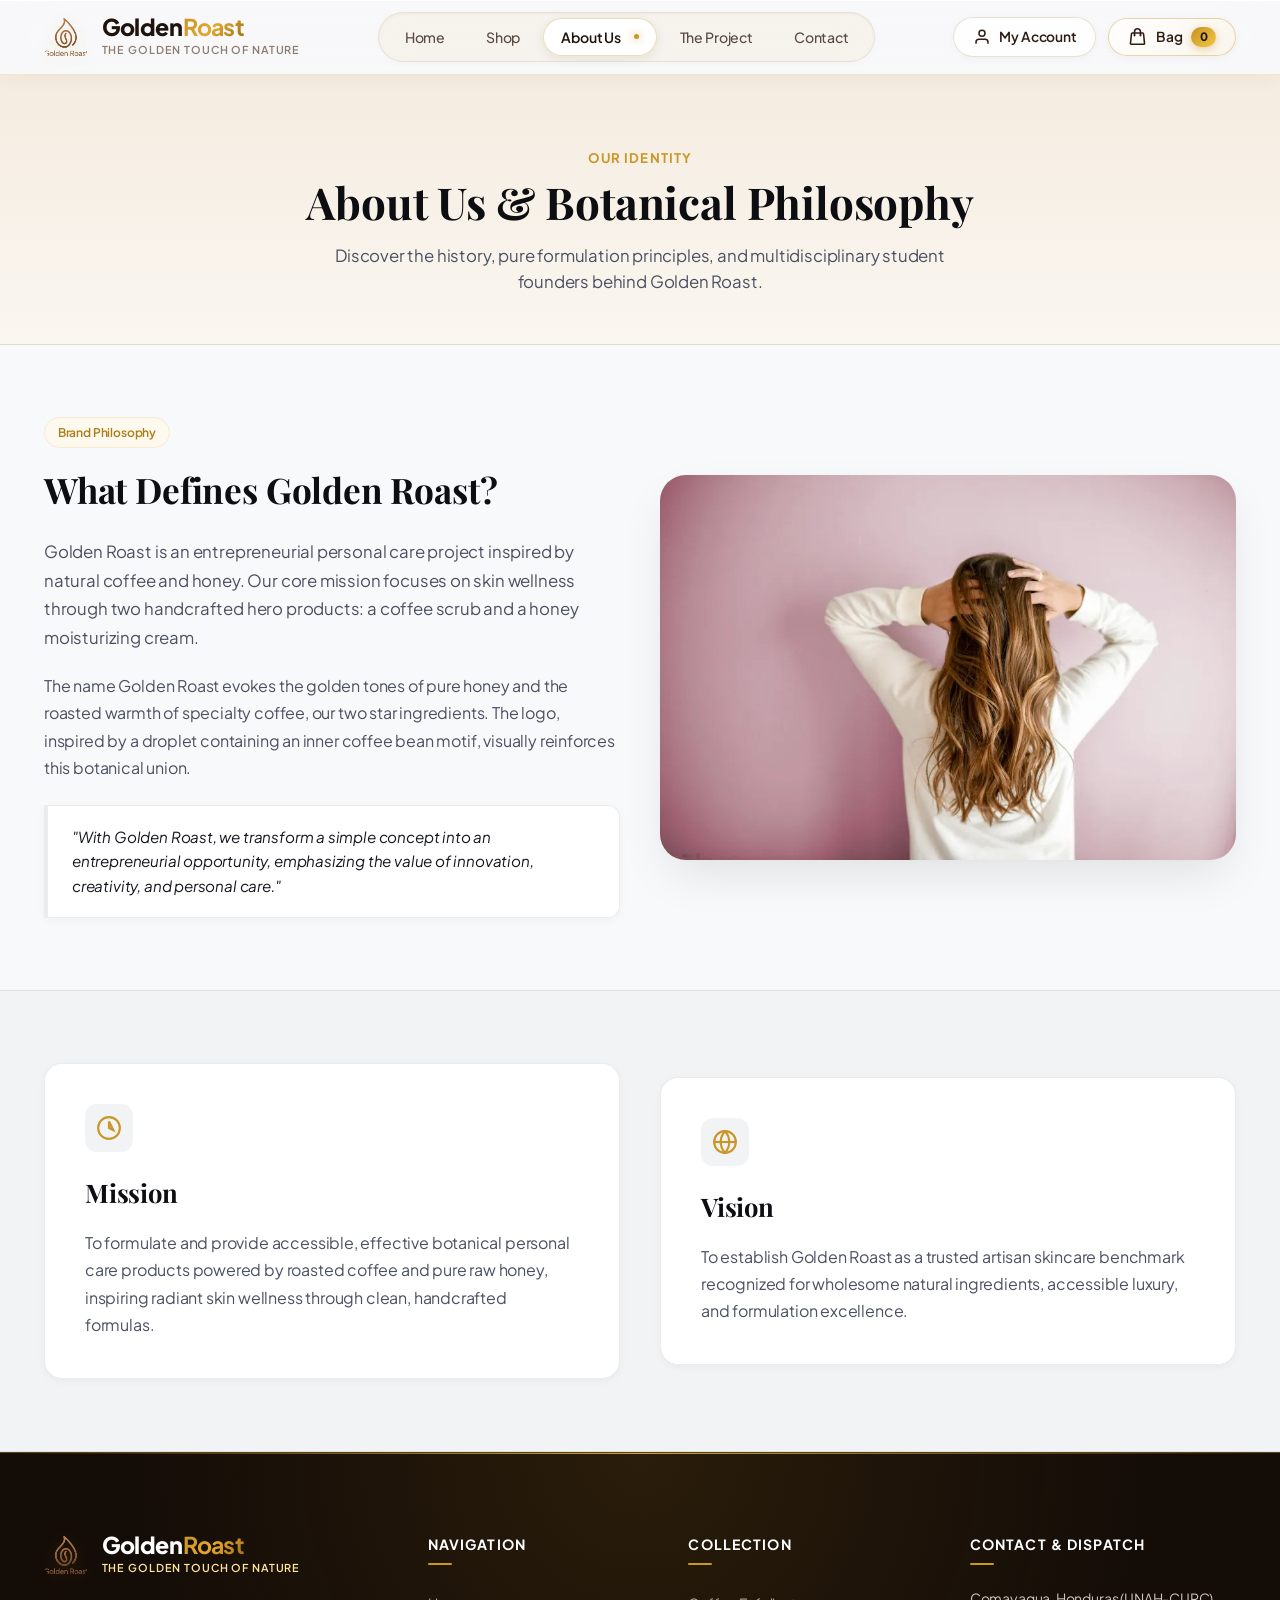
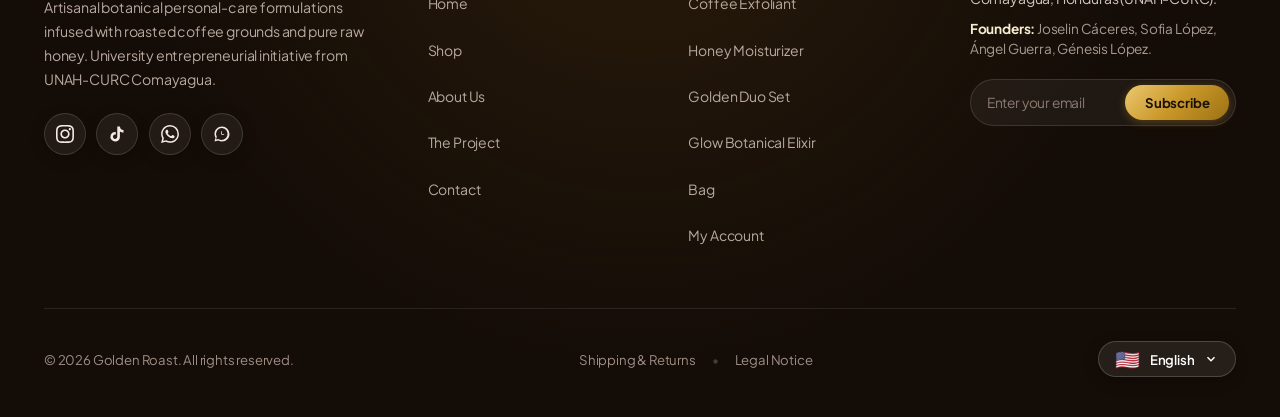
<file: sobre-nosotros.html>
<!DOCTYPE html>
<html lang="en" class="notranslate" translate="no">
<head>
  <meta charset="UTF-8">
  <meta name="viewport" content="width=device-width, initial-scale=1.0">
  <meta name="google" content="notranslate">
  <title>About Us | Golden Roast - Botanical Philosophy & Heritage</title>
  <meta name="description" content="Conoce los orígenes, filosofía botánica, integrantes y la arquitectura de desarrollo detrás de Golden Roast.">
  <link rel="icon" type="image/png" href="assets/img/logo.png">
  <link rel="stylesheet" href="css/styles.css?v=2.2.2">
  </head>
<body>

  <!-- Ultra-Luxury Obsidian & Champagne Gold Preloader -->
  <div class="site-preloader" id="sitePreloader" aria-hidden="true">
    <div class="preloader-backdrop-glow"></div>
    <div class="preloader-content">
      <div class="preloader-symbol-wrap">
        <svg class="preloader-ring-svg" viewBox="0 0 100 100" width="86" height="86">
          <circle cx="50" cy="50" r="42" fill="none" stroke="rgba(197, 147, 35, 0.15)" stroke-width="2.5" />
          <circle cx="50" cy="50" r="42" fill="none" stroke="url(#preloaderGoldGrad)" stroke-width="2.5" stroke-dasharray="264" stroke-dashoffset="60" stroke-linecap="round" />
          <defs>
            <linearGradient id="preloaderGoldGrad" x1="0%" y1="0%" x2="100%" y2="100%">
              <stop offset="0%" stop-color="#FFE699" />
              <stop offset="50%" stop-color="#ECC870" />
              <stop offset="100%" stop-color="#C99728" />
            </linearGradient>
          </defs>
        </svg>
        <img src="assets/img/logo.png" alt="Golden Roast" class="preloader-brand-logo">
      </div>
      <div class="preloader-title">Golden<span>Roast</span></div>
      <div class="preloader-tagline" data-i18n="brand.slogan">The Golden touch of nature</div>
      <div class="preloader-progress-track">
        <div class="preloader-progress-bar"></div>
      </div>
    </div>
  </div>
  <script>
    (function(){
      function dismissPreloader(){
        var p = document.getElementById('sitePreloader');
        if (p && !p.classList.contains('dismissed')) {
          p.classList.add('dismissed');
          setTimeout(function(){ if(p && p.parentNode) p.parentNode.removeChild(p); }, 450);
        }
      }
      if (document.readyState === 'complete') {
        setTimeout(dismissPreloader, 350);
      } else {
        window.addEventListener('load', function(){ setTimeout(dismissPreloader, 350); });
        setTimeout(dismissPreloader, 1000); // 1.0s maximum guarantee
      }
    })();
  </script>



  

      <!-- Header (Apple Human Interface × Windows 11 Fluent Acrylic) -->
  <header class="main-header">
    <div class="container nav-container">
      <a href="index.html" class="brand-link" translate="no">
        <img src="assets/img/logo.png" alt="Golden Roast Logo" class="brand-logo-img">
        <div class="brand-text notranslate" translate="no">
          <span class="brand-name notranslate" translate="no">Golden<span>Roast</span></span>
          <span class="brand-slogan notranslate" translate="no">The Golden touch of nature</span>
        </div>
      </a>

      <!-- Navigation Dock & Off-Canvas Mobile Drawer -->
      <nav class="main-nav" id="mainNav">
        <div class="mobile-nav-header">
          <div class="brand-link" translate="no">
            <img src="assets/img/logo.png" alt="Golden Roast" class="brand-logo-img" style="width: 36px; height: 36px;">
            <span class="brand-name notranslate" translate="no" style="font-size: 1.25rem;">Golden<span>Roast</span></span>
          </div>
          <button class="mobile-nav-close" id="mobileNavClose" aria-label="Close navigation">&times;</button>
        </div>

        <ul class="nav-links">
          <li class="nav-item">
            <a href="index.html" class="">
              <svg class="nav-icon" width="16" height="16" viewBox="0 0 24 24" fill="none" stroke="currentColor" stroke-width="2"><path d="m3 9 9-7 9 7v11a2 2 0 0 1-2 2H5a2 2 0 0 1-2-2z"/><polyline points="9 22 9 12 15 12 15 22"/></svg>
              <span data-i18n="nav.home">Home</span>
            </a>
          </li>
          <li class="nav-item">
            <a href="tienda.html" class="">
              <svg class="nav-icon" width="16" height="16" viewBox="0 0 24 24" fill="none" stroke="currentColor" stroke-width="2"><path d="M6 2 3 6v14a2 2 0 0 0 2 2h14a2 2 0 0 0 2-2V6l-3-4Z"/><line x1="3" y1="6" x2="21" y2="6"/><path d="M16 10a4 4 0 0 1-8 0"/></svg>
              <span data-i18n="nav.shop">Shop</span>
            </a>
          </li>
          <li class="nav-item">
            <a href="sobre-nosotros.html" class="active">
              <svg class="nav-icon" width="16" height="16" viewBox="0 0 24 24" fill="none" stroke="currentColor" stroke-width="2"><circle cx="12" cy="12" r="10"/><line x1="12" y1="16" x2="12" y2="12"/><line x1="12" y1="8" x2="12.01" y2="8"/></svg>
              <span data-i18n="nav.about">About Us</span>
            </a>
          </li>
          <li class="nav-item">
            <a href="proyecto.html" class="">
              <svg class="nav-icon" width="16" height="16" viewBox="0 0 24 24" fill="none" stroke="currentColor" stroke-width="2"><path d="M4 19.5v-15A2.5 2.5 0 0 1 6.5 2H20v20H6.5a2.5 2.5 0 0 1-2.5-2.5Z"/><path d="M6 6h10"/><path d="M6 10h10"/></svg>
              <span data-i18n="nav.project">The Project</span>
            </a>
          </li>
          <li class="nav-item">
            <a href="contacto.html" class="">
              <svg class="nav-icon" width="16" height="16" viewBox="0 0 24 24" fill="none" stroke="currentColor" stroke-width="2"><path d="M22 16.92v3a2 2 0 0 1-2.18 2 19.79 19.79 0 0 1-8.63-3.07 19.5 19.5 0 0 1-6-6 19.79 19.79 0 0 1-3.07-8.67A2 2 0 0 1 4.11 2h3a2 2 0 0 1 2 1.72 12.84 12.84 0 0 0 .7 2.81 2 2 0 0 1-.45 2.11L8.09 9.91a16 16 0 0 0 6 6l1.27-1.27a2 2 0 0 1 2.11-.45 12.84 12.84 0 0 0 2.81.7A2 2 0 0 1 22 16.92z"/></svg>
              <span data-i18n="nav.contact">Contact</span>
            </a>
          </li>
        </ul>

        <div class="mobile-nav-footer">
          <a href="cuenta.html" class="nav-account-btn " style="width: 100%; justify-content: center;">
            <svg width="18" height="18" viewBox="0 0 24 24" fill="none" stroke="currentColor" stroke-width="2"><path d="M20 21v-2a4 4 0 0 0-4-4H8a4 4 0 0 0-4 4v2"/><circle cx="12" cy="7" r="4"/></svg>
            <span data-i18n="nav.account">My Account</span>
          </a>
        </div>
      </nav>

      <!-- Nav Actions -->
      <div class="nav-actions">
        <a href="cuenta.html" class="nav-account-btn ">
          <svg width="18" height="18" viewBox="0 0 24 24" fill="none" stroke="currentColor" stroke-width="2">
            <path d="M20 21v-2a4 4 0 0 0-4-4H8a4 4 0 0 0-4 4v2"></path>
            <circle cx="12" cy="7" r="4"></circle>
          </svg>
          <span data-i18n="nav.account">My Account</span>
        </a>

        <button class="btn-cart-nav" aria-label="Open Shopping Bag">
          <svg class="cart-icon-svg" viewBox="0 0 24 24" fill="none" stroke-width="2">
            <path stroke-linecap="round" stroke-linejoin="round" d="M15.75 10.5V6a3.75 3.75 0 10-7.5 0v4.5m11.356-1.993l1.263 12c.07.665-.45 1.243-1.119 1.243H4.25a1.125 1.125 0 01-1.12-1.243l1.264-12A1.125 1.125 0 015.513 7.5h12.974c.576 0 1.059.435 1.119 1.007zM8.625 10.5a.375.375 0 11-.75 0 .375.375 0 01.75 0zm7.5 0a.375.375 0 11-.75 0 .375.375 0 01.75 0z" />
          </svg>
          <span data-i18n="nav.cart">Bag</span>
          <span class="cart-badge">0</span>
        </button>

        <button class="mobile-toggle" id="mobileMenuToggle" aria-label="Open Menu">
          <svg width="22" height="22" viewBox="0 0 24 24" fill="none" stroke="currentColor" stroke-width="2.2">
            <line x1="3" y1="12" x2="21" y2="12"></line>
            <line x1="3" y1="6" x2="21" y2="6"></line>
            <line x1="3" y1="18" x2="21" y2="18"></line>
          </svg>
        </button>
      </div>
    </div>
  </header>

  <main>
    <section style="background: linear-gradient(180deg, #F5ECE0 0%, #FAF6F0 100%); padding: 4.5rem 0 3rem; text-align: center; border-bottom: 1px solid var(--surface-border);">
      <div class="container">
        <span class="section-tag" data-i18n="about.tag">Our Identity</span>
        <h1 class="section-title" data-i18n="about.title">About Us & Botanical Philosophy</h1>
        <p class="section-subtitle" data-i18n="about.subtitle">Discover the history, pure formulation principles, and multidisciplinary student founders behind Golden Roast.</p>
      </div>
    </section>

    <!-- Company Overview -->
    <section style="padding: 4.5rem 0;">
      <div class="container">
        <div class="responsive-two-col" style="align-items: center;">
          <div>
            <span class="badge badge-gold" style="margin-bottom: 0.85rem;" data-i18n="about.philosophy_badge">Brand Philosophy</span>
            <h2 style="font-family: var(--font-heading); font-size: 2.2rem; color: var(--coffee-deep); margin-bottom: 1.25rem;" data-i18n="about.philosophy_title">What Defines Golden Roast?</h2>
            <p style="color: var(--text-muted); font-size: 1.05rem; line-height: 1.7; margin-bottom: 1.25rem;" data-i18n="about.philosophy_p1">Golden Roast is an entrepreneurial personal care project inspired by natural coffee and honey. Our core mission focuses on skin wellness through two handcrafted hero products: a coffee scrub and a honey moisturizing cream.</p>
            <p style="color: var(--text-muted); font-size: 1rem; line-height: 1.7; margin-bottom: 1.5rem;" data-i18n="about.philosophy_p2">The name Golden Roast evokes the golden tones of pure honey and the roasted warmth of specialty coffee, our two star ingredients. The logo, inspired by a droplet containing an inner coffee bean motif, visually reinforces this botanical union.</p>
            <div style="background: #FFFFFF; border-left: 4px solid var(--gold-primary); padding: 1.2rem 1.5rem; border-radius: 0 var(--radius-sm) var(--radius-sm) 0; font-size: 0.95rem; color: var(--coffee-dark); border: 1px solid var(--surface-border); border-left-width: 4px; box-shadow: var(--shadow-sm);">
              <em data-i18n="about.philosophy_quote">"With Golden Roast, we transform a simple concept into an entrepreneurial opportunity, emphasizing the value of innovation, creativity, and personal care."</em>
            </div>
          </div>

          <div>
            <img src="assets/img/photo-botanical-flatlay.webp" alt="Ingredientes Botánicos Golden Roast" style="border-radius: var(--radius-lg); box-shadow: var(--shadow-lg); width: 100%; object-fit: cover; max-height: 440px;">
          </div>
        </div>
      </div>
    </section>

    <!-- Mission & Vision -->
    <section style="background: var(--cream-alt); padding: 4.5rem 0; border-top: 1px solid var(--surface-border); border-bottom: 1px solid var(--surface-border);">
      <div class="container">
        <div class="responsive-two-col">
          <div style="background: #FFFFFF; border-radius: var(--radius-md); padding: 2.5rem; border: 1px solid var(--surface-border); box-shadow: var(--shadow-sm);">
            <div style="width: 48px; height: 48px; border-radius: var(--radius-sm); background: var(--cream-alt); display: flex; align-items: center; justify-content: center; margin-bottom: 1.25rem;">
              <svg width="26" height="26" viewBox="0 0 24 24" fill="none" stroke="var(--gold-primary)" stroke-width="2"><circle cx="12" cy="12" r="10"></circle><polygon points="12 6 12 12 16 14"></polygon></svg>
            </div>
            <h3 style="font-family: var(--font-heading); font-size: 1.6rem; color: var(--coffee-deep); margin-bottom: 1rem;" data-i18n="about.mission_title">Mission</h3>
            <p style="color: var(--text-muted); font-size: 1rem; line-height: 1.7;" data-i18n="about.mission_desc">To formulate and provide accessible, effective botanical personal care products powered by roasted coffee and pure raw honey, inspiring radiant skin wellness through clean, handcrafted formulas.</p>
          </div>

          <div style="background: #FFFFFF; border-radius: var(--radius-md); padding: 2.5rem; border: 1px solid var(--surface-border); box-shadow: var(--shadow-sm);">
            <div style="width: 48px; height: 48px; border-radius: var(--radius-sm); background: var(--cream-alt); display: flex; align-items: center; justify-content: center; margin-bottom: 1.25rem;">
              <svg width="26" height="26" viewBox="0 0 24 24" fill="none" stroke="var(--gold-primary)" stroke-width="2"><circle cx="12" cy="12" r="10"></circle><line x1="2" y1="12" x2="22" y2="12"></line><path d="M12 2a15.3 15.3 0 0 1 4 10 15.3 15.3 0 0 1-4 10 15.3 15.3 0 0 1-4-10 15.3 15.3 0 0 1 4-10z"></path></svg>
            </div>
            <h3 style="font-family: var(--font-heading); font-size: 1.6rem; color: var(--coffee-deep); margin-bottom: 1rem;" data-i18n="about.vision_title">Vision</h3>
            <p style="color: var(--text-muted); font-size: 1rem; line-height: 1.7;" data-i18n="about.vision_desc">To establish Golden Roast as a trusted artisan skincare benchmark recognized for wholesome natural ingredients, accessible luxury, and formulation excellence.</p>
          </div>
        </div>
      </div>
    </section>

    </main>

    <!-- Footer (Enterprise Luxury Dark Acrylic & Social Hub) -->
  <footer class="main-footer">
    <div class="container">
      <div class="footer-grid">
        <!-- 1. Brand & Socials -->
        <div class="footer-brand">
          <a href="index.html" class="brand-link" translate="no">
            <img src="assets/img/logo.png" alt="Golden Roast Logo" class="brand-logo-img">
            <div class="brand-text notranslate" translate="no">
              <span class="brand-name notranslate" translate="no" style="color: #FFFFFF;">Golden<span style="color: var(--gold-pale);">Roast</span></span>
              <span class="brand-slogan notranslate" translate="no" style="color: #FFE699;" data-i18n="brand.slogan">The Golden touch of nature</span>
            </div>
          </a>
          <p data-i18n="footer.brand_desc">Artisanal botanical personal-care formulations infused with roasted coffee grounds and pure raw honey. University entrepreneurial initiative from UNAH-CURC Comayagua.</p>

          <!-- Social Media Icons (Instagram, Facebook, TikTok, WhatsApp) -->
          
                    <div class="footer-social-bar">
            <a href="https://www.instagram.com/golde_nroast/" target="_blank" rel="noopener noreferrer" class="footer-social-btn" aria-label="Instagram de Golden Roast: @GOLDE_NROAST" title="Instagram: @GOLDE_NROAST">
              <svg width="18" height="18" viewBox="0 0 24 24" fill="currentColor"><path d="M12 2.163c3.204 0 3.584.012 4.85.07 3.252.148 4.771 1.691 4.919 4.919.058 1.265.069 1.645.069 4.849 0 3.205-.012 3.584-.069 4.849-.149 3.225-1.664 4.771-4.919 4.919-1.266.058-1.644.07-4.85.07-3.204 0-3.584-.012-4.849-.07-3.26-.149-4.771-1.699-4.919-4.92-.058-1.265-.07-1.644-.07-4.849 0-3.204.013-3.583.07-4.849.149-3.227 1.664-4.771 4.919-4.919 1.266-.057 1.645-.069 4.849-.069zm0-2.163c-3.259 0-3.667.014-4.947.072-4.358.2-6.78 2.618-6.98 6.98-.059 1.281-.073 1.689-.073 4.948 0 3.259.014 3.668.072 4.948.2 4.358 2.618 6.78 6.98 6.98 1.281.058 1.689.072 4.948.072 3.259 0 3.668-.014 4.948-.072 4.354-.2 6.782-2.618 6.979-6.98.059-1.28.073-1.689.073-4.948 0-3.259-.014-3.667-.072-4.947-.196-4.354-2.617-6.78-6.979-6.98-1.281-.059-1.69-.073-4.949-.073zm0 5.838c-3.403 0-6.162 2.759-6.162 6.162s2.759 6.163 6.162 6.163 6.162-2.759 6.162-6.163c0-3.403-2.759-6.162-6.162-6.162zm0 10.162c-2.209 0-4-1.79-4-4 0-2.209 1.791-4 4-4s4 1.791 4 4c0 2.21-1.791 4-4 4zm6.406-11.845c-.796 0-1.441.645-1.441 1.44s.645 1.44 1.441 1.44c.795 0 1.439-.645 1.439-1.44s-.644-1.44-1.439-1.44z"/></svg>
            </a>
            <a href="https://www.tiktok.com/@golden_roast7?_r=1&_t=ZS-9B3hwITM4cG" target="_blank" rel="noopener noreferrer" class="footer-social-btn" aria-label="TikTok de Golden Roast: @golden_roast7" title="TikTok: @golden_roast7">
              <svg width="18" height="18" viewBox="0 0 24 24" fill="currentColor"><path d="M19.59 6.69a4.83 4.83 0 0 1-3.77-4.25V2h-3.45v13.67a2.89 2.89 0 0 1-5.2 1.74 2.89 2.89 0 0 1 2.31-4.64 2.93 2.93 0 0 1 .88.13V9.4a6.84 6.84 0 0 0-1-.05A6.33 6.33 0 0 0 5 20.1a6.34 6.34 0 0 0 10.86-4.43v-7a8.16 8.16 0 0 0 4.77 1.52v-3.4a4.85 4.85 0 0 1-1.04-.1z"/></svg>
            </a>
            <a href="https://wa.me/50499208330" target="_blank" rel="noopener noreferrer" class="footer-social-btn" aria-label="WhatsApp Golden Roast: +504 9920-8330" title="WhatsApp: +504 9920-8330">
              <svg width="18" height="18" viewBox="0 0 24 24" fill="currentColor"><path d="M17.472 14.382c-.301-.15-1.78-.878-2.056-.979-.275-.1-.476-.15-.676.15-.2.301-.776.979-.952 1.18-.175.2-.351.226-.652.076-.301-.15-1.27-.468-2.42-1.493-.894-.798-1.498-1.784-1.674-2.085-.175-.3-.019-.463.132-.613.136-.134.301-.351.451-.527.151-.175.2-.301.301-.501.1-.2.05-.376-.025-.526-.075-.15-.677-1.631-.927-2.233-.244-.587-.492-.507-.676-.516l-.577-.01c-.2 0-.527.075-.802.376s-1.053 1.028-1.053 2.508 1.078 2.909 1.229 3.109c.15.2 2.122 3.24 5.141 4.544.718.31 1.279.496 1.716.634.721.23 1.378.197 1.897.12.578-.087 1.78-.727 2.031-1.429.251-.702.251-1.304.175-1.43-.075-.125-.276-.2-.577-.35zm-5.42 7.403h-.004a9.87 9.87 0 0 1-5.031-1.378l-.361-.214-3.741.982.998-3.648-.235-.374a9.86 9.86 0 0 1-1.51-5.26c.001-5.45 4.436-9.884 9.888-9.884 2.64 0 5.122 1.03 6.988 2.898a9.825 9.825 0 0 1 2.893 6.994c-.003 5.45-4.437 9.884-9.886 9.884zm8.413-18.297A11.815 11.815 0 0 0 12.05 0C5.495 0 .16 5.335.157 11.892c0 2.096.547 4.142 1.588 5.945L0 24l6.335-1.662a11.866 11.866 0 0 0 5.713 1.455h.005c6.554 0 11.89-5.335 11.893-11.893a11.82 11.82 0 0 0-3.48-8.413z"/></svg>
            </a>
            <a href="https://wa.me/50499654480" target="_blank" rel="noopener noreferrer" class="footer-social-btn" aria-label="WhatsApp Golden Roast: +504 9965-4480" title="WhatsApp: +504 9965-4480">
              <svg width="18" height="18" viewBox="0 0 24 24" fill="currentColor"><path d="M12 2a10 10 0 0 1 10 10c0 5.523-4.477 10-10 10a9.96 9.96 0 0 1-5.008-1.344L2 22l1.37-4.882A9.96 9.96 0 0 1 2 12C2 6.477 6.477 2 12 2zm0 2a8 8 0 0 0-6.906 12.046l-.28.484-.813 2.898 2.977-.78.471.278A8 8 0 1 0 12 4zm-.5 4a.5.5 0 0 1 .5.5v3.5h2.5a.5.5 0 0 1 0 1h-3a.5.5 0 0 1-.5-.5V8.5a.5.5 0 0 1 .5-.5z"/></svg>
            </a>
          </div>
        </div>

        <!-- 2. Navigation -->
        <div>
          <h4 class="footer-heading" data-i18n="footer.nav_title">Navigation</h4>
          <ul class="footer-links">
            <li><a href="index.html" data-i18n="nav.home">Home</a></li>
            <li><a href="tienda.html" data-i18n="nav.shop">Shop</a></li>
            <li><a href="sobre-nosotros.html" data-i18n="nav.about">About Us</a></li>
            <li><a href="proyecto.html" data-i18n="nav.project">The Project</a></li>
            <li><a href="contacto.html" data-i18n="nav.contact">Contact</a></li>
          </ul>
        </div>

        <!-- 3. Collection -->
        <div>
          <h4 class="footer-heading" data-i18n="footer.products_title">Collection</h4>
          <ul class="footer-links">
            <li><a href="producto-exfoliante.html" data-i18n="prod.scrub.name">Coffee Exfoliant</a></li>
            <li><a href="producto-hidratante.html" data-i18n="prod.cream.name">Honey Moisturizer</a></li>
            <li><a href="tienda.html" data-i18n="prod.bundle.name">Golden Duo Set</a></li>
            <li><a href="tienda.html">Glow Botanical Elixir</a></li>
            <li><a href="carrito.html" data-i18n="nav.cart">Bag</a></li>
            <li><a href="cuenta.html" data-i18n="nav.account">My Account</a></li>
          </ul>
        </div>

        <!-- 4. Contact & Newsletter -->
        <div>
          <h4 class="footer-heading" data-i18n="footer.contact_title">Contact & Dispatch</h4>
          <p style="font-size: 0.875rem; margin-bottom: 0.6rem; color: #D1C5BD;">
            Comayagua, Honduras (UNAH-CURC).
          </p>
          <p style="font-size: 0.85rem; margin-bottom: 1.25rem; color: #A89B92; line-height: 1.5;">
            <strong style="color: var(--gold-pale);" data-i18n="footer.team_label">Founders:</strong> Joselin Cáceres, Sofia López, Ángel Guerra, Génesis López.
          </p>
          <form id="newsletterForm" class="footer-newsletter-box">
            <input type="email" placeholder="Enter your email" required class="footer-newsletter-input" data-i18n-placeholder="footer.newsletter_placeholder" aria-label="Tu correo electrónico para el boletín">
            <button type="submit" class="footer-newsletter-btn" data-i18n="footer.newsletter_btn">Subscribe</button>
          </form>
        </div>
      </div>

      <!-- Footer Bottom Bar with Integrated Language Selector -->
      <div class="footer-bottom">
        <div class="footer-copy">
          &copy; 2026 Golden Roast. <span data-i18n="footer.rights">All rights reserved.</span>
        </div>
        <div class="footer-legal-links">
          <a href="politicas.html" data-i18n="footer.shipping_policy">Shipping & Returns</a>
          <span style="color: rgba(255,255,255,0.2);">•</span>
          <a href="politicas.html#privacidad" data-i18n="footer.privacy">Legal Notice</a>
        </div>
        <div class="footer-lang-container" id="footerLangMount">
          <!-- Language switcher mounts cleanly here -->
        </div>
      </div>
    </div>
  </footer>

  <script src="js/storage.js?v=2.2.2"></script>
  <script src="js/i18n.js?v=2.2.2"></script>
  <script src="js/auth.js?v=2.2.2"></script>
  <script src="js/carrito.js?v=2.2.2"></script>
  <script src="js/main.js?v=2.2.2"></script>
</body>
</html>
</file>
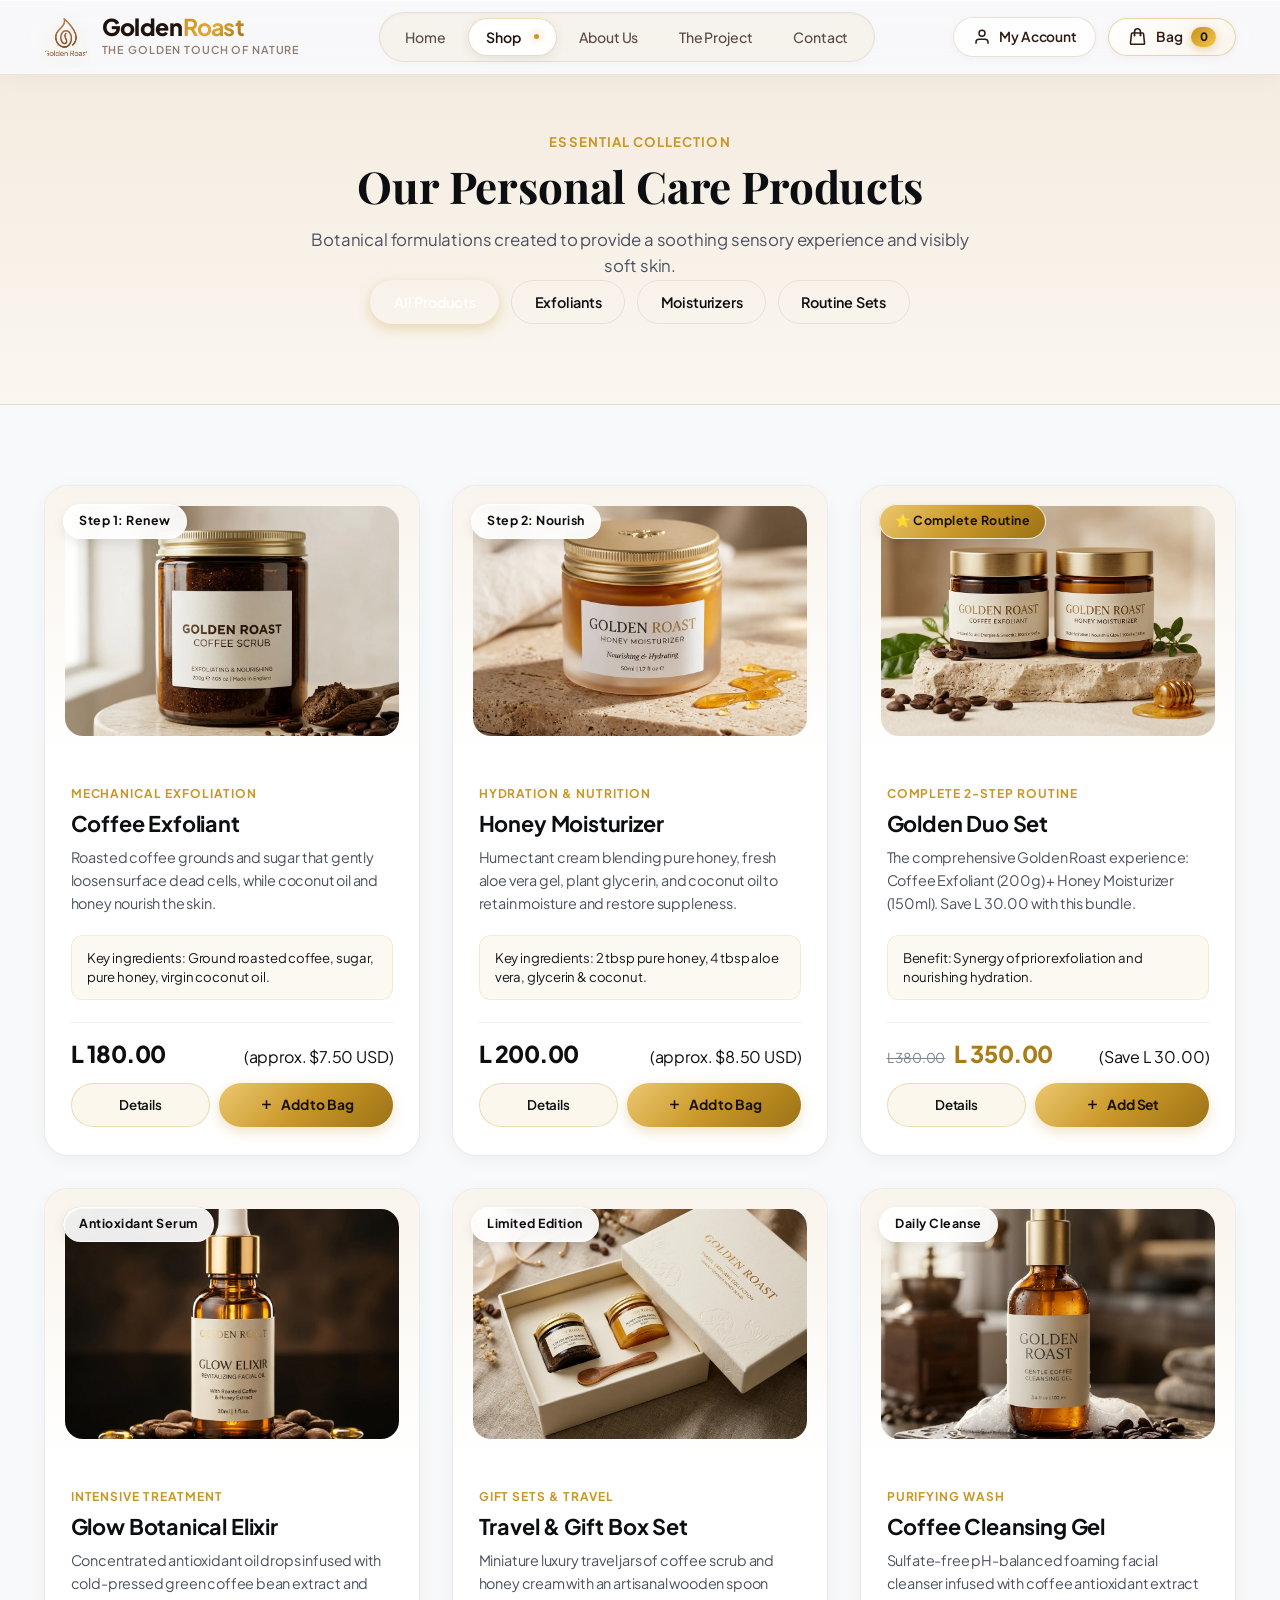
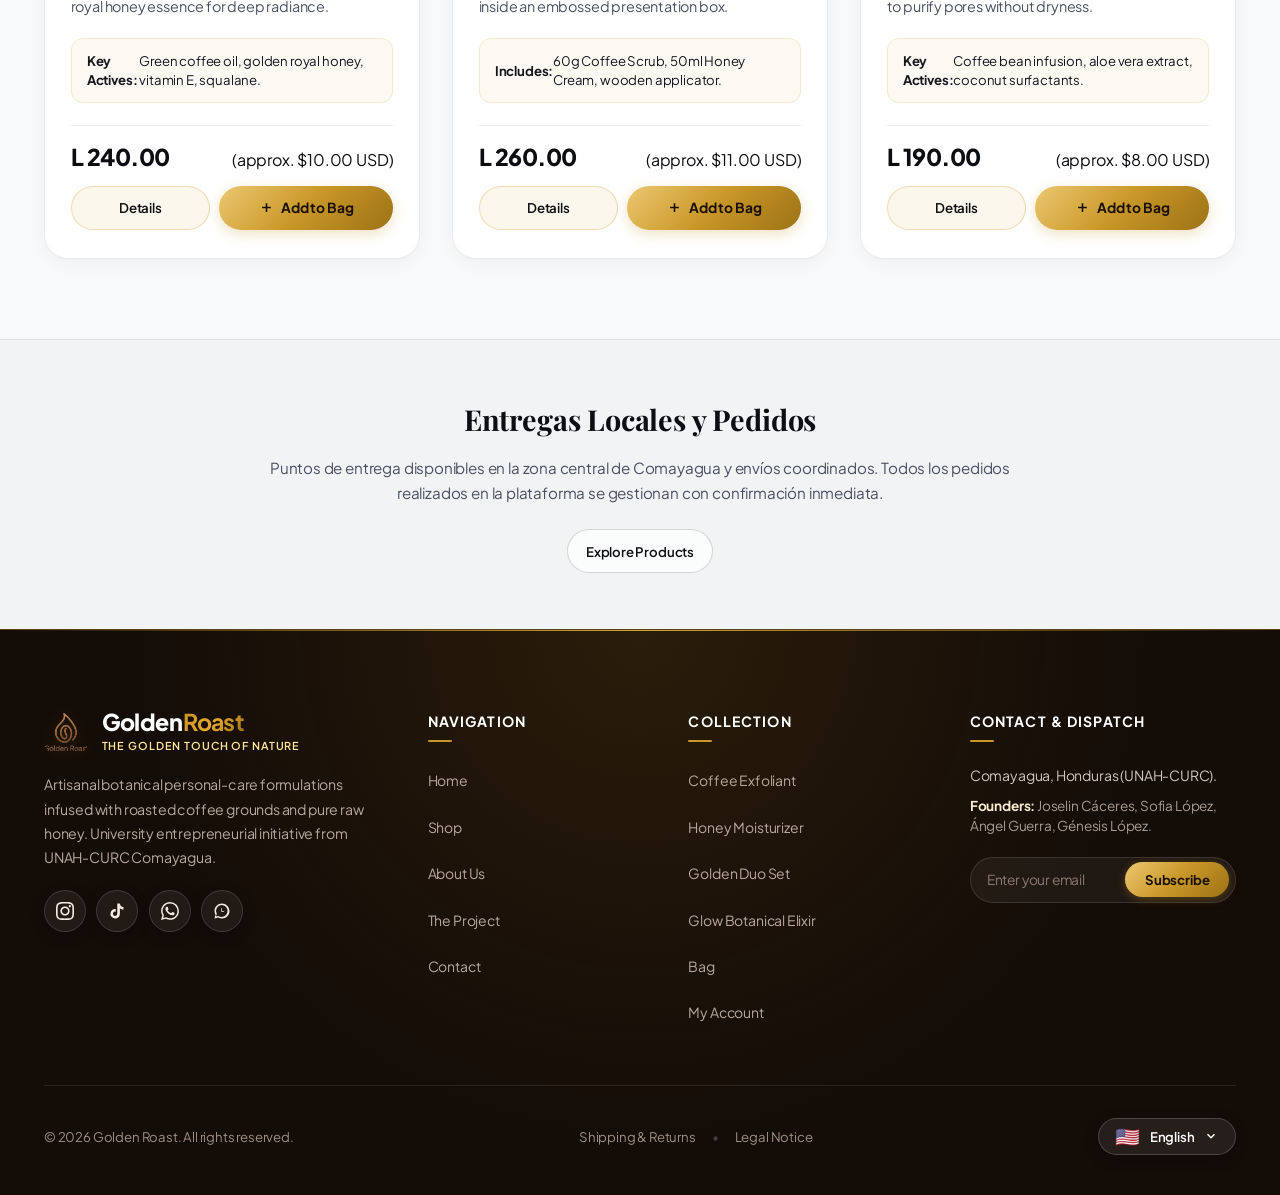
<file: tienda.html>
<!DOCTYPE html>
<html lang="en" class="notranslate" translate="no">
<head>
  <meta charset="UTF-8">
  <meta name="viewport" content="width=device-width, initial-scale=1.0">
  <meta name="google" content="notranslate">
  <title>Shop | Golden Roast - Botanical Skincare Collection</title>
  <meta name="description" content="Explora nuestra colección de exfoliantes de café, hidratantes de miel y packs de rutina para el cuidado natural de la piel.">
  <link rel="icon" type="image/png" href="assets/img/logo.png">
  <link rel="stylesheet" href="css/styles.css?v=2.2.2">
  </head>
<body>

  <!-- Ultra-Luxury Obsidian & Champagne Gold Preloader -->
  <div class="site-preloader" id="sitePreloader" aria-hidden="true">
    <div class="preloader-backdrop-glow"></div>
    <div class="preloader-content">
      <div class="preloader-symbol-wrap">
        <svg class="preloader-ring-svg" viewBox="0 0 100 100" width="86" height="86">
          <circle cx="50" cy="50" r="42" fill="none" stroke="rgba(197, 147, 35, 0.15)" stroke-width="2.5" />
          <circle cx="50" cy="50" r="42" fill="none" stroke="url(#preloaderGoldGrad)" stroke-width="2.5" stroke-dasharray="264" stroke-dashoffset="60" stroke-linecap="round" />
          <defs>
            <linearGradient id="preloaderGoldGrad" x1="0%" y1="0%" x2="100%" y2="100%">
              <stop offset="0%" stop-color="#FFE699" />
              <stop offset="50%" stop-color="#ECC870" />
              <stop offset="100%" stop-color="#C99728" />
            </linearGradient>
          </defs>
        </svg>
        <img src="assets/img/logo.png" alt="Golden Roast" class="preloader-brand-logo">
      </div>
      <div class="preloader-title">Golden<span>Roast</span></div>
      <div class="preloader-tagline" data-i18n="brand.slogan">The Golden touch of nature</div>
      <div class="preloader-progress-track">
        <div class="preloader-progress-bar"></div>
      </div>
    </div>
  </div>
  <script>
    (function(){
      function dismissPreloader(){
        var p = document.getElementById('sitePreloader');
        if (p && !p.classList.contains('dismissed')) {
          p.classList.add('dismissed');
          setTimeout(function(){ if(p && p.parentNode) p.parentNode.removeChild(p); }, 450);
        }
      }
      if (document.readyState === 'complete') {
        setTimeout(dismissPreloader, 350);
      } else {
        window.addEventListener('load', function(){ setTimeout(dismissPreloader, 350); });
        setTimeout(dismissPreloader, 1000); // 1.0s maximum guarantee
      }
    })();
  </script>



  

      <!-- Header (Apple Human Interface × Windows 11 Fluent Acrylic) -->
  <header class="main-header">
    <div class="container nav-container">
      <a href="index.html" class="brand-link" translate="no">
        <img src="assets/img/logo.png" alt="Golden Roast Logo" class="brand-logo-img">
        <div class="brand-text notranslate" translate="no">
          <span class="brand-name notranslate" translate="no">Golden<span>Roast</span></span>
          <span class="brand-slogan notranslate" translate="no">The Golden touch of nature</span>
        </div>
      </a>

      <!-- Navigation Dock & Off-Canvas Mobile Drawer -->
      <nav class="main-nav" id="mainNav">
        <div class="mobile-nav-header">
          <div class="brand-link" translate="no">
            <img src="assets/img/logo.png" alt="Golden Roast" class="brand-logo-img" style="width: 36px; height: 36px;">
            <span class="brand-name notranslate" translate="no" style="font-size: 1.25rem;">Golden<span>Roast</span></span>
          </div>
          <button class="mobile-nav-close" id="mobileNavClose" aria-label="Close navigation">&times;</button>
        </div>

        <ul class="nav-links">
          <li class="nav-item">
            <a href="index.html" class="">
              <svg class="nav-icon" width="16" height="16" viewBox="0 0 24 24" fill="none" stroke="currentColor" stroke-width="2"><path d="m3 9 9-7 9 7v11a2 2 0 0 1-2 2H5a2 2 0 0 1-2-2z"/><polyline points="9 22 9 12 15 12 15 22"/></svg>
              <span data-i18n="nav.home">Home</span>
            </a>
          </li>
          <li class="nav-item">
            <a href="tienda.html" class="active">
              <svg class="nav-icon" width="16" height="16" viewBox="0 0 24 24" fill="none" stroke="currentColor" stroke-width="2"><path d="M6 2 3 6v14a2 2 0 0 0 2 2h14a2 2 0 0 0 2-2V6l-3-4Z"/><line x1="3" y1="6" x2="21" y2="6"/><path d="M16 10a4 4 0 0 1-8 0"/></svg>
              <span data-i18n="nav.shop">Shop</span>
            </a>
          </li>
          <li class="nav-item">
            <a href="sobre-nosotros.html" class="">
              <svg class="nav-icon" width="16" height="16" viewBox="0 0 24 24" fill="none" stroke="currentColor" stroke-width="2"><circle cx="12" cy="12" r="10"/><line x1="12" y1="16" x2="12" y2="12"/><line x1="12" y1="8" x2="12.01" y2="8"/></svg>
              <span data-i18n="nav.about">About Us</span>
            </a>
          </li>
          <li class="nav-item">
            <a href="proyecto.html" class="">
              <svg class="nav-icon" width="16" height="16" viewBox="0 0 24 24" fill="none" stroke="currentColor" stroke-width="2"><path d="M4 19.5v-15A2.5 2.5 0 0 1 6.5 2H20v20H6.5a2.5 2.5 0 0 1-2.5-2.5Z"/><path d="M6 6h10"/><path d="M6 10h10"/></svg>
              <span data-i18n="nav.project">The Project</span>
            </a>
          </li>
          <li class="nav-item">
            <a href="contacto.html" class="">
              <svg class="nav-icon" width="16" height="16" viewBox="0 0 24 24" fill="none" stroke="currentColor" stroke-width="2"><path d="M22 16.92v3a2 2 0 0 1-2.18 2 19.79 19.79 0 0 1-8.63-3.07 19.5 19.5 0 0 1-6-6 19.79 19.79 0 0 1-3.07-8.67A2 2 0 0 1 4.11 2h3a2 2 0 0 1 2 1.72 12.84 12.84 0 0 0 .7 2.81 2 2 0 0 1-.45 2.11L8.09 9.91a16 16 0 0 0 6 6l1.27-1.27a2 2 0 0 1 2.11-.45 12.84 12.84 0 0 0 2.81.7A2 2 0 0 1 22 16.92z"/></svg>
              <span data-i18n="nav.contact">Contact</span>
            </a>
          </li>
        </ul>

        <div class="mobile-nav-footer">
          <a href="cuenta.html" class="nav-account-btn " style="width: 100%; justify-content: center;">
            <svg width="18" height="18" viewBox="0 0 24 24" fill="none" stroke="currentColor" stroke-width="2"><path d="M20 21v-2a4 4 0 0 0-4-4H8a4 4 0 0 0-4 4v2"/><circle cx="12" cy="7" r="4"/></svg>
            <span data-i18n="nav.account">My Account</span>
          </a>
        </div>
      </nav>

      <!-- Nav Actions -->
      <div class="nav-actions">
        <a href="cuenta.html" class="nav-account-btn ">
          <svg width="18" height="18" viewBox="0 0 24 24" fill="none" stroke="currentColor" stroke-width="2">
            <path d="M20 21v-2a4 4 0 0 0-4-4H8a4 4 0 0 0-4 4v2"></path>
            <circle cx="12" cy="7" r="4"></circle>
          </svg>
          <span data-i18n="nav.account">My Account</span>
        </a>

        <button class="btn-cart-nav" aria-label="Open Shopping Bag">
          <svg class="cart-icon-svg" viewBox="0 0 24 24" fill="none" stroke-width="2">
            <path stroke-linecap="round" stroke-linejoin="round" d="M15.75 10.5V6a3.75 3.75 0 10-7.5 0v4.5m11.356-1.993l1.263 12c.07.665-.45 1.243-1.119 1.243H4.25a1.125 1.125 0 01-1.12-1.243l1.264-12A1.125 1.125 0 015.513 7.5h12.974c.576 0 1.059.435 1.119 1.007zM8.625 10.5a.375.375 0 11-.75 0 .375.375 0 01.75 0zm7.5 0a.375.375 0 11-.75 0 .375.375 0 01.75 0z" />
          </svg>
          <span data-i18n="nav.cart">Bag</span>
          <span class="cart-badge">0</span>
        </button>

        <button class="mobile-toggle" id="mobileMenuToggle" aria-label="Open Menu">
          <svg width="22" height="22" viewBox="0 0 24 24" fill="none" stroke="currentColor" stroke-width="2.2">
            <line x1="3" y1="12" x2="21" y2="12"></line>
            <line x1="3" y1="6" x2="21" y2="6"></line>
            <line x1="3" y1="18" x2="21" y2="18"></line>
          </svg>
        </button>
      </div>
    </div>
  </header>

  <main>
    <section class="store-hero">
      <div class="container">
        <span class="section-tag" data-i18n="shop.tag">Essential Collection</span>
        <h1 class="section-title" data-i18n="shop.title">Our Personal Care Products</h1>
        <p class="section-subtitle" data-i18n="shop.subtitle">Botanical formulations created to provide a soothing sensory experience and visibly soft skin.</p>

        <!-- Category Filters -->
        <div class="filter-bar">
          <button class="filter-btn active" data-filter="all" data-i18n="shop.filter_all">All Products</button>
          <button class="filter-btn" data-filter="exfoliante" data-i18n="shop.filter_scrubs">Exfoliants</button>
          <button class="filter-btn" data-filter="hidratante" data-i18n="shop.filter_moisturizers">Moisturizers</button>
          <button class="filter-btn" data-filter="pack" data-i18n="shop.filter_bundles">Routine Sets</button>
        </div>
      </div>
    </section>

    <!-- Product Grid -->
    <section class="products-section" style="padding-top: 2rem;">
      <div class="container">
                <div class="products-grid-6">

          <!-- Item 1: Exfoliant -->
          <article class="product-enterprise-card" data-category="exfoliante">
            <span class="product-badge-float" data-i18n="product.step1">Step 1: Renew</span>
            <div class="product-thumb-container">
              <picture>
                <source srcset="assets/img/producto-exfoliante.webp" type="image/webp">
                <img src="assets/img/producto-exfoliante.jpg" alt="Coffee Exfoliant" loading="lazy" width="400" height="350">
              </picture>
            </div>
            <div class="product-info-box">
              <span class="product-tagline" data-i18n="prod.scrub.cat">Mechanical Exfoliation</span>
              <h3 class="product-heading-link"><a href="producto-exfoliante.html" data-i18n="prod.scrub.name">Coffee Exfoliant</a></h3>
              <p class="product-brief" data-i18n="prod.scrub.summary">Roasted coffee grounds and sugar that gently loosen surface dead cells, while coconut oil and honey nourish the skin.</p>
              <div class="product-botanical-keys" data-i18n="prod.scrub.ingredients_label">Key ingredients: Ground roasted coffee, sugar, pure honey, virgin coconut oil.</div>
              <div class="product-bottom-row">
                <div class="product-price-bar">
                  <span class="product-price-main" data-i18n="prod.scrub.price">L 180.00</span>
                  <span class="product-price-sub">(approx. $7.50 USD)</span>
                </div>
                <div class="product-actions-group">
                  <a href="producto-exfoliante.html" class="product-btn-secondary" data-i18n="btn.view_details">Details</a>
                  <button class="product-btn-add" data-add-cart="exfoliante">
                    <svg width="15" height="15" viewBox="0 0 24 24" fill="none" stroke="currentColor" stroke-width="2.5"><line x1="12" y1="5" x2="12" y2="19"/><line x1="5" y1="12" x2="19" y2="12"/></svg>
                    <span data-i18n="btn.add_to_cart">Add to Bag</span>
                  </button>
                </div>
              </div>
            </div>
          </article>

          <!-- Item 2: Moisturizer -->
          <article class="product-enterprise-card" data-category="hidratante">
            <span class="product-badge-float" data-i18n="product.step2">Step 2: Nourish</span>
            <div class="product-thumb-container">
              <picture>
                <source srcset="assets/img/producto-hidratante.webp" type="image/webp">
                <img src="assets/img/producto-hidratante.jpg" alt="Honey Moisturizer" loading="lazy" width="400" height="350">
              </picture>
            </div>
            <div class="product-info-box">
              <span class="product-tagline" data-i18n="prod.cream.cat">Hydration & Nutrition</span>
              <h3 class="product-heading-link"><a href="producto-hidratante.html" data-i18n="prod.cream.name">Honey Moisturizer</a></h3>
              <p class="product-brief" data-i18n="prod.cream.summary">Humectant cream blending pure honey, fresh aloe vera gel, plant glycerin, and coconut oil to retain moisture and restore suppleness.</p>
              <div class="product-botanical-keys" data-i18n="prod.cream.ingredients_label">Key ingredients: 2 tbsp pure honey, 4 tbsp aloe vera, glycerin & coconut.</div>
              <div class="product-bottom-row">
                <div class="product-price-bar">
                  <span class="product-price-main" data-i18n="prod.cream.price">L 200.00</span>
                  <span class="product-price-sub">(approx. $8.50 USD)</span>
                </div>
                <div class="product-actions-group">
                  <a href="producto-hidratante.html" class="product-btn-secondary" data-i18n="btn.view_details">Details</a>
                  <button class="product-btn-add" data-add-cart="hidratante">
                    <svg width="15" height="15" viewBox="0 0 24 24" fill="none" stroke="currentColor" stroke-width="2.5"><line x1="12" y1="5" x2="12" y2="19"/><line x1="5" y1="12" x2="19" y2="12"/></svg>
                    <span data-i18n="btn.add_to_cart">Add to Bag</span>
                  </button>
                </div>
              </div>
            </div>
          </article>

          <!-- Item 3: Duo Pack -->
          <article class="product-enterprise-card" data-category="pack" style="border: 2px solid var(--gold-primary);">
            <span class="product-badge-float" style="background: var(--gold-gradient); color: #1A1009;" data-i18n="product.recommended">⭐ Complete Routine</span>
            <div class="product-thumb-container">
              <picture>
                <source srcset="assets/img/producto-pack.webp" type="image/webp">
                <img src="assets/img/producto-pack.jpg" alt="Golden Duo Set" loading="lazy" width="400" height="350">
              </picture>
            </div>
            <div class="product-info-box">
              <span class="product-tagline" data-i18n="prod.bundle.cat">Complete 2-Step Routine</span>
              <h3 class="product-heading-link"><a href="sobre-nosotros.html#rutina" data-i18n="prod.bundle.name">Golden Duo Set</a></h3>
              <p class="product-brief" data-i18n="prod.bundle.summary">The comprehensive Golden Roast experience: Coffee Exfoliant (200g) + Honey Moisturizer (150ml). Save L 30.00 with this bundle.</p>
              <div class="product-botanical-keys" data-i18n="prod.bundle.ingredients_label">Benefit: Synergy of prior exfoliation and nourishing hydration.</div>
              <div class="product-bottom-row">
                <div class="product-price-bar">
                  <div>
                    <span style="font-size: 0.85rem; color: var(--text-light); text-decoration: line-through; margin-right: 0.4rem;" data-i18n="prod.bundle.original_price">L 380.00</span>
                    <span class="product-price-main" style="color: var(--gold-hover);" data-i18n="prod.bundle.price">L 350.00</span>
                  </div>
                  <span class="product-price-sub">(Save L 30.00)</span>
                </div>
                <div class="product-actions-group">
                  <a href="sobre-nosotros.html#rutina" class="product-btn-secondary" data-i18n="btn.view_details">Details</a>
                  <button class="product-btn-add" data-add-cart="pack-duo">
                    <svg width="15" height="15" viewBox="0 0 24 24" fill="none" stroke="currentColor" stroke-width="2.5"><line x1="12" y1="5" x2="12" y2="19"/><line x1="5" y1="12" x2="19" y2="12"/></svg>
                    <span data-i18n="btn.add_bundle">Add Set</span>
                  </button>
                </div>
              </div>
            </div>
          </article>

          <!-- Item 4: Elixir -->
          <article class="product-enterprise-card" data-category="hidratante">
            <span class="product-badge-float">Antioxidant Serum</span>
            <div class="product-thumb-container">
              <picture>
                <source srcset="assets/img/producto-elixir.webp" type="image/webp">
                <img src="assets/img/producto-elixir.jpg" alt="Glow Botanical Elixir" loading="lazy" width="400" height="350">
              </picture>
            </div>
            <div class="product-info-box">
              <span class="product-tagline">Intensive Treatment</span>
              <h3 class="product-heading-link"><a href="producto-hidratante.html">Glow Botanical Elixir</a></h3>
              <p class="product-brief">
                Concentrated antioxidant oil drops infused with cold-pressed green coffee bean extract and royal honey essence for deep radiance.
              </p>
              <div class="product-botanical-keys">
                <strong>Key Actives:</strong> Green coffee oil, golden royal honey, vitamin E, squalane.
              </div>
              <div class="product-bottom-row">
                <div class="product-price-bar">
                  <span class="product-price-main">L 240.00</span>
                  <span class="product-price-sub">(approx. $10.00 USD)</span>
                </div>
                <div class="product-actions-group">
                  <a href="producto-hidratante.html" class="product-btn-secondary" data-i18n="btn.view_details">Details</a>
                  <button class="product-btn-add" data-add-cart="elixir">
                    <svg width="15" height="15" viewBox="0 0 24 24" fill="none" stroke="currentColor" stroke-width="2.5"><line x1="12" y1="5" x2="12" y2="19"/><line x1="5" y1="12" x2="19" y2="12"/></svg>
                    <span data-i18n="btn.add_to_cart">Add to Bag</span>
                  </button>
                </div>
              </div>
            </div>
          </article>

          <!-- Item 5: Travel Kit -->
          <article class="product-enterprise-card" data-category="pack">
            <span class="product-badge-float">Limited Edition</span>
            <div class="product-thumb-container">
              <picture>
                <source srcset="assets/img/producto-travel-kit.webp" type="image/webp">
                <img src="assets/img/producto-travel-kit.jpg" alt="Travel and Gift Collection" loading="lazy" width="400" height="350">
              </picture>
            </div>
            <div class="product-info-box">
              <span class="product-tagline">Gift Sets & Travel</span>
              <h3 class="product-heading-link"><a href="sobre-nosotros.html#rutina">Travel & Gift Box Set</a></h3>
              <p class="product-brief">
                Miniature luxury travel jars of coffee scrub and honey cream with an artisanal wooden spoon inside an embossed presentation box.
              </p>
              <div class="product-botanical-keys">
                <strong>Includes:</strong> 60g Coffee Scrub, 50ml Honey Cream, wooden applicator.
              </div>
              <div class="product-bottom-row">
                <div class="product-price-bar">
                  <span class="product-price-main">L 260.00</span>
                  <span class="product-price-sub">(approx. $11.00 USD)</span>
                </div>
                <div class="product-actions-group">
                  <a href="sobre-nosotros.html#rutina" class="product-btn-secondary" data-i18n="btn.view_details">Details</a>
                  <button class="product-btn-add" data-add-cart="travel-kit">
                    <svg width="15" height="15" viewBox="0 0 24 24" fill="none" stroke="currentColor" stroke-width="2.5"><line x1="12" y1="5" x2="12" y2="19"/><line x1="5" y1="12" x2="19" y2="12"/></svg>
                    <span data-i18n="btn.add_to_cart">Add to Bag</span>
                  </button>
                </div>
              </div>
            </div>
          </article>

          <!-- Item 6: Cleanser -->
          <article class="product-enterprise-card" data-category="exfoliante">
            <span class="product-badge-float">Daily Cleanse</span>
            <div class="product-thumb-container">
              <picture>
                <source srcset="assets/img/producto-cleanser.webp" type="image/webp">
                <img src="assets/img/producto-cleanser.jpg" alt="Gentle Coffee Cleansing Gel" loading="lazy" width="400" height="350">
              </picture>
            </div>
            <div class="product-info-box">
              <span class="product-tagline">Purifying Wash</span>
              <h3 class="product-heading-link"><a href="producto-exfoliante.html">Coffee Cleansing Gel</a></h3>
              <p class="product-brief">
                Sulfate-free pH-balanced foaming facial cleanser infused with coffee antioxidant extract to purify pores without dryness.
              </p>
              <div class="product-botanical-keys">
                <strong>Key Actives:</strong> Coffee bean infusion, aloe vera extract, coconut surfactants.
              </div>
              <div class="product-bottom-row">
                <div class="product-price-bar">
                  <span class="product-price-main">L 190.00</span>
                  <span class="product-price-sub">(approx. $8.00 USD)</span>
                </div>
                <div class="product-actions-group">
                  <a href="producto-exfoliante.html" class="product-btn-secondary" data-i18n="btn.view_details">Details</a>
                  <button class="product-btn-add" data-add-cart="cleanser">
                    <svg width="15" height="15" viewBox="0 0 24 24" fill="none" stroke="currentColor" stroke-width="2.5"><line x1="12" y1="5" x2="12" y2="19"/><line x1="5" y1="12" x2="19" y2="12"/></svg>
                    <span data-i18n="btn.add_to_cart">Add to Bag</span>
                  </button>
                </div>
              </div>
            </div>
          </article>
        </div>
      </div>
    </section>

    <!-- Delivery & Customer Service Notice -->
    <section style="background: var(--cream-alt); padding: 3.5rem 0; border-top: 1px solid var(--surface-border);">
      <div class="container" style="text-align: center; max-width: 820px;">
        <h3 style="font-family: var(--font-heading); font-size: 1.8rem; margin-bottom: 0.8rem; color: var(--coffee-deep);">
          Entregas Locales y Pedidos
        </h3>
        <p style="color: var(--text-muted); font-size: 0.95rem; line-height: 1.65; margin-bottom: 1.5rem;">
          Puntos de entrega disponibles en la zona central de Comayagua y envíos coordinados. Todos los pedidos realizados en la plataforma se gestionan con confirmación inmediata.
        </p>
        <a href="carrito.html" class="btn btn-outline btn-sm" data-i18n="cart.explore_btn">Explore Products</a>
      </div>
    </section>
  </main>

    <!-- Footer (Enterprise Luxury Dark Acrylic & Social Hub) -->
  <footer class="main-footer">
    <div class="container">
      <div class="footer-grid">
        <!-- 1. Brand & Socials -->
        <div class="footer-brand">
          <a href="index.html" class="brand-link" translate="no">
            <img src="assets/img/logo.png" alt="Golden Roast Logo" class="brand-logo-img">
            <div class="brand-text notranslate" translate="no">
              <span class="brand-name notranslate" translate="no" style="color: #FFFFFF;">Golden<span style="color: var(--gold-pale);">Roast</span></span>
              <span class="brand-slogan notranslate" translate="no" style="color: #FFE699;" data-i18n="brand.slogan">The Golden touch of nature</span>
            </div>
          </a>
          <p data-i18n="footer.brand_desc">Artisanal botanical personal-care formulations infused with roasted coffee grounds and pure raw honey. University entrepreneurial initiative from UNAH-CURC Comayagua.</p>

          <!-- Social Media Icons (Instagram, Facebook, TikTok, WhatsApp) -->
          
                    <div class="footer-social-bar">
            <a href="https://www.instagram.com/golde_nroast/" target="_blank" rel="noopener noreferrer" class="footer-social-btn" aria-label="Instagram de Golden Roast: @GOLDE_NROAST" title="Instagram: @GOLDE_NROAST">
              <svg width="18" height="18" viewBox="0 0 24 24" fill="currentColor"><path d="M12 2.163c3.204 0 3.584.012 4.85.07 3.252.148 4.771 1.691 4.919 4.919.058 1.265.069 1.645.069 4.849 0 3.205-.012 3.584-.069 4.849-.149 3.225-1.664 4.771-4.919 4.919-1.266.058-1.644.07-4.85.07-3.204 0-3.584-.012-4.849-.07-3.26-.149-4.771-1.699-4.919-4.92-.058-1.265-.07-1.644-.07-4.849 0-3.204.013-3.583.07-4.849.149-3.227 1.664-4.771 4.919-4.919 1.266-.057 1.645-.069 4.849-.069zm0-2.163c-3.259 0-3.667.014-4.947.072-4.358.2-6.78 2.618-6.98 6.98-.059 1.281-.073 1.689-.073 4.948 0 3.259.014 3.668.072 4.948.2 4.358 2.618 6.78 6.98 6.98 1.281.058 1.689.072 4.948.072 3.259 0 3.668-.014 4.948-.072 4.354-.2 6.782-2.618 6.979-6.98.059-1.28.073-1.689.073-4.948 0-3.259-.014-3.667-.072-4.947-.196-4.354-2.617-6.78-6.979-6.98-1.281-.059-1.69-.073-4.949-.073zm0 5.838c-3.403 0-6.162 2.759-6.162 6.162s2.759 6.163 6.162 6.163 6.162-2.759 6.162-6.163c0-3.403-2.759-6.162-6.162-6.162zm0 10.162c-2.209 0-4-1.79-4-4 0-2.209 1.791-4 4-4s4 1.791 4 4c0 2.21-1.791 4-4 4zm6.406-11.845c-.796 0-1.441.645-1.441 1.44s.645 1.44 1.441 1.44c.795 0 1.439-.645 1.439-1.44s-.644-1.44-1.439-1.44z"/></svg>
            </a>
            <a href="https://www.tiktok.com/@golden_roast7?_r=1&_t=ZS-9B3hwITM4cG" target="_blank" rel="noopener noreferrer" class="footer-social-btn" aria-label="TikTok de Golden Roast: @golden_roast7" title="TikTok: @golden_roast7">
              <svg width="18" height="18" viewBox="0 0 24 24" fill="currentColor"><path d="M19.59 6.69a4.83 4.83 0 0 1-3.77-4.25V2h-3.45v13.67a2.89 2.89 0 0 1-5.2 1.74 2.89 2.89 0 0 1 2.31-4.64 2.93 2.93 0 0 1 .88.13V9.4a6.84 6.84 0 0 0-1-.05A6.33 6.33 0 0 0 5 20.1a6.34 6.34 0 0 0 10.86-4.43v-7a8.16 8.16 0 0 0 4.77 1.52v-3.4a4.85 4.85 0 0 1-1.04-.1z"/></svg>
            </a>
            <a href="https://wa.me/50499208330" target="_blank" rel="noopener noreferrer" class="footer-social-btn" aria-label="WhatsApp Golden Roast: +504 9920-8330" title="WhatsApp: +504 9920-8330">
              <svg width="18" height="18" viewBox="0 0 24 24" fill="currentColor"><path d="M17.472 14.382c-.301-.15-1.78-.878-2.056-.979-.275-.1-.476-.15-.676.15-.2.301-.776.979-.952 1.18-.175.2-.351.226-.652.076-.301-.15-1.27-.468-2.42-1.493-.894-.798-1.498-1.784-1.674-2.085-.175-.3-.019-.463.132-.613.136-.134.301-.351.451-.527.151-.175.2-.301.301-.501.1-.2.05-.376-.025-.526-.075-.15-.677-1.631-.927-2.233-.244-.587-.492-.507-.676-.516l-.577-.01c-.2 0-.527.075-.802.376s-1.053 1.028-1.053 2.508 1.078 2.909 1.229 3.109c.15.2 2.122 3.24 5.141 4.544.718.31 1.279.496 1.716.634.721.23 1.378.197 1.897.12.578-.087 1.78-.727 2.031-1.429.251-.702.251-1.304.175-1.43-.075-.125-.276-.2-.577-.35zm-5.42 7.403h-.004a9.87 9.87 0 0 1-5.031-1.378l-.361-.214-3.741.982.998-3.648-.235-.374a9.86 9.86 0 0 1-1.51-5.26c.001-5.45 4.436-9.884 9.888-9.884 2.64 0 5.122 1.03 6.988 2.898a9.825 9.825 0 0 1 2.893 6.994c-.003 5.45-4.437 9.884-9.886 9.884zm8.413-18.297A11.815 11.815 0 0 0 12.05 0C5.495 0 .16 5.335.157 11.892c0 2.096.547 4.142 1.588 5.945L0 24l6.335-1.662a11.866 11.866 0 0 0 5.713 1.455h.005c6.554 0 11.89-5.335 11.893-11.893a11.82 11.82 0 0 0-3.48-8.413z"/></svg>
            </a>
            <a href="https://wa.me/50499654480" target="_blank" rel="noopener noreferrer" class="footer-social-btn" aria-label="WhatsApp Golden Roast: +504 9965-4480" title="WhatsApp: +504 9965-4480">
              <svg width="18" height="18" viewBox="0 0 24 24" fill="currentColor"><path d="M12 2a10 10 0 0 1 10 10c0 5.523-4.477 10-10 10a9.96 9.96 0 0 1-5.008-1.344L2 22l1.37-4.882A9.96 9.96 0 0 1 2 12C2 6.477 6.477 2 12 2zm0 2a8 8 0 0 0-6.906 12.046l-.28.484-.813 2.898 2.977-.78.471.278A8 8 0 1 0 12 4zm-.5 4a.5.5 0 0 1 .5.5v3.5h2.5a.5.5 0 0 1 0 1h-3a.5.5 0 0 1-.5-.5V8.5a.5.5 0 0 1 .5-.5z"/></svg>
            </a>
          </div>
        </div>

        <!-- 2. Navigation -->
        <div>
          <h4 class="footer-heading" data-i18n="footer.nav_title">Navigation</h4>
          <ul class="footer-links">
            <li><a href="index.html" data-i18n="nav.home">Home</a></li>
            <li><a href="tienda.html" data-i18n="nav.shop">Shop</a></li>
            <li><a href="sobre-nosotros.html" data-i18n="nav.about">About Us</a></li>
            <li><a href="proyecto.html" data-i18n="nav.project">The Project</a></li>
            <li><a href="contacto.html" data-i18n="nav.contact">Contact</a></li>
          </ul>
        </div>

        <!-- 3. Collection -->
        <div>
          <h4 class="footer-heading" data-i18n="footer.products_title">Collection</h4>
          <ul class="footer-links">
            <li><a href="producto-exfoliante.html" data-i18n="prod.scrub.name">Coffee Exfoliant</a></li>
            <li><a href="producto-hidratante.html" data-i18n="prod.cream.name">Honey Moisturizer</a></li>
            <li><a href="tienda.html" data-i18n="prod.bundle.name">Golden Duo Set</a></li>
            <li><a href="tienda.html">Glow Botanical Elixir</a></li>
            <li><a href="carrito.html" data-i18n="nav.cart">Bag</a></li>
            <li><a href="cuenta.html" data-i18n="nav.account">My Account</a></li>
          </ul>
        </div>

        <!-- 4. Contact & Newsletter -->
        <div>
          <h4 class="footer-heading" data-i18n="footer.contact_title">Contact & Dispatch</h4>
          <p style="font-size: 0.875rem; margin-bottom: 0.6rem; color: #D1C5BD;">
            Comayagua, Honduras (UNAH-CURC).
          </p>
          <p style="font-size: 0.85rem; margin-bottom: 1.25rem; color: #A89B92; line-height: 1.5;">
            <strong style="color: var(--gold-pale);" data-i18n="footer.team_label">Founders:</strong> Joselin Cáceres, Sofia López, Ángel Guerra, Génesis López.
          </p>
          <form id="newsletterForm" class="footer-newsletter-box">
            <input type="email" placeholder="Enter your email" required class="footer-newsletter-input" data-i18n-placeholder="footer.newsletter_placeholder" aria-label="Tu correo electrónico para el boletín">
            <button type="submit" class="footer-newsletter-btn" data-i18n="footer.newsletter_btn">Subscribe</button>
          </form>
        </div>
      </div>

      <!-- Footer Bottom Bar with Integrated Language Selector -->
      <div class="footer-bottom">
        <div class="footer-copy">
          &copy; 2026 Golden Roast. <span data-i18n="footer.rights">All rights reserved.</span>
        </div>
        <div class="footer-legal-links">
          <a href="politicas.html" data-i18n="footer.shipping_policy">Shipping & Returns</a>
          <span style="color: rgba(255,255,255,0.2);">•</span>
          <a href="politicas.html#privacidad" data-i18n="footer.privacy">Legal Notice</a>
        </div>
        <div class="footer-lang-container" id="footerLangMount">
          <!-- Language switcher mounts cleanly here -->
        </div>
      </div>
    </div>
  </footer>

  <script src="js/storage.js?v=2.2.2"></script>
  <script src="js/i18n.js?v=2.2.2"></script>
  <script src="js/auth.js?v=2.2.2"></script>
  <script src="js/carrito.js?v=2.2.2"></script>
  <script src="js/main.js?v=2.2.2"></script>
  <script>
    document.querySelectorAll('.filter-btn').forEach(btn => {
      btn.addEventListener('click', () => {
        document.querySelectorAll('.filter-btn').forEach(b => b.classList.remove('active'));
        btn.classList.add('active');
        const filter = btn.getAttribute('data-filter');
        document.querySelectorAll('.product-enterprise-card, .product-card').forEach(card => {
          if (filter === 'all' || card.getAttribute('data-category') === filter) {
            card.style.display = '';
          } else {
            card.style.display = 'none';
          }
        });
      });
    });
  </script>
</body>
</html>
</file>
<file: css/styles.css>
/* ==========================================================================
   GOLDEN ROAST — ENTERPRISE LUXURY DESIGN SYSTEM (V3 REMODEL)
   Obsidian & Champagne Gold × Plus Jakarta Sans × Ultra-Responsive Architecture
   ========================================================================== */

@import url('https://fonts.googleapis.com/css2?family=Playfair+Display:ital,wght@0,500;0,600;0,700;1,400;1,600&family=Plus+Jakarta+Sans:wght@300;400;500;600;700;800&display=swap');

:root {
  /* Enterprise Champagne Gold Signature Palette */
  --gold-primary: #C99728;
  --gold-hover: #AA7D17;
  --gold-light: #F2D27A;
  --gold-pale: #F8ECD0;
  --gold-soft: #FDF9EE;
  --gold-gradient: linear-gradient(135deg, #ECC870 0%, #C99728 50%, #9C7215 100%);
  --gold-glow: rgba(201, 151, 40, 0.28);
  --gold-accent-border: rgba(201, 151, 40, 0.26);

  /* Deep Enterprise Obsidian Charcoal & Espresso */
  --coffee-deep: #0D0E12;
  --coffee-dark: #15171F;
  --coffee-medium: #3A3835;
  --coffee-light: #64605A;
  --coffee-tint: #F0EDE8;

  /* Crisp Modern Canvas & Pure Ceramic White Surfaces */
  --cream-bg: #F8F9FA;
  --cream-card: #FFFFFF;
  --cream-alt: #F1F3F5;
  --surface-border: rgba(13, 14, 18, 0.08);
  --surface-border-subtle: rgba(201, 151, 40, 0.24);

  /* High-Contrast Luxury Typography */
  --text-main: #0D0E12;
  --text-muted: #4B5162;
  --text-light: #7E8494;
  --text-white: #FFFFFF;

  --success: #1E6B39;
  --success-bg: #E8F5EC;
  --danger: #D32F2F;

  /* Typography: Plus Jakarta Sans for crisp enterprise feel + Playfair Display for editorial luxury */
  --font-system: 'Plus Jakarta Sans', -apple-system, BlinkMacSystemFont, "SF Pro Text", "Segoe UI", Roboto, sans-serif;
  --font-heading: 'Playfair Display', Georgia, serif;

  /* Fluent & Enterprise Metrics */
  --radius-xs: 8px;
  --radius-sm: 12px;
  --radius-md: 18px;
  --radius-lg: 26px;
  --radius-full: 9999px;

  /* Layered Depth & Elevation Shadows */
  --shadow-sm: 0 2px 8px rgba(13, 14, 18, 0.04);
  --shadow-md: 0 8px 24px rgba(13, 14, 18, 0.06), 0 1px 3px rgba(0, 0, 0, 0.02);
  --shadow-lg: 0 20px 48px -8px rgba(13, 14, 18, 0.1), 0 0 1px rgba(0, 0, 0, 0.08);
  --shadow-fluent: 0 14px 36px rgba(13, 14, 18, 0.07), 0 2px 6px rgba(0, 0, 0, 0.02);
  --shadow-gold: 0 12px 32px rgba(201, 151, 40, 0.28);

  --transition-fast: 0.18s cubic-bezier(0.16, 1, 0.3, 1);
  --transition-normal: 0.3s cubic-bezier(0.16, 1, 0.3, 1);
  --container-max: 1240px;
}

/* Reset & Base */
*, *::before, *::after {
  box-sizing: border-box;
  margin: 0;
  padding: 0;
}

html {
  overflow-x: hidden !important;
  max-width: 100vw !important;
  width: 100% !important;
  scroll-behavior: smooth;
  font-size: 16px;
  -webkit-text-size-adjust: 100%;
}

body {
  overflow-x: hidden !important;
  max-width: 100vw !important;
  width: 100% !important;
  position: relative;
  font-family: var(--font-system);
  background-color: var(--cream-bg);
  color: var(--text-main);
  line-height: 1.6;
  -webkit-font-smoothing: antialiased;
  -moz-osx-font-smoothing: grayscale;
  overflow-x: hidden;
  letter-spacing: -0.011em;
}

a {
  color: inherit;
  text-decoration: none;
  transition: var(--transition-fast);
}

img {
  max-width: 100%;
  height: auto;
  display: block;
}

button, input, select, textarea {
  font-family: var(--font-system);
  letter-spacing: inherit;
}

.container {
  width: 100%;
  max-width: var(--container-max);
  margin-left: auto;
  margin-right: auto;
  padding-left: 1.5rem;
  padding-right: 1.5rem;
}

/* ==========================================================================
   Fluent Mica & Acrylic Glass Surfaces
   ========================================================================== */
.mica-surface {
  background: rgba(255, 255, 255, 0.78);
  backdrop-filter: blur(28px) saturate(180%);
  -webkit-backdrop-filter: blur(28px) saturate(180%);
  border: 1px solid rgba(255, 255, 255, 0.7);
  box-shadow: var(--shadow-fluent);
}

.acrylic-card {
  background: rgba(255, 255, 255, 0.85);
  backdrop-filter: blur(20px) saturate(160%);
  -webkit-backdrop-filter: blur(20px) saturate(160%);
  border: 1px solid rgba(255, 255, 255, 0.85);
  border-radius: var(--radius-lg);
  box-shadow: var(--shadow-md);
  transition: var(--transition-normal);
}

.acrylic-card:hover {
  transform: translateY(-4px);
  box-shadow: var(--shadow-lg);
  border-color: rgba(197, 147, 35, 0.35);
}

/* Ambient glow orbs */
.ambient-glow-orb {
  position: absolute;
  border-radius: 50%;
  filter: blur(75px);
  pointer-events: none;
  opacity: 0.6;
  z-index: 0;
  animation: ambientFloat 14s ease-in-out infinite alternate;
}

@keyframes ambientFloat {
  0% { transform: translate(0, 0) scale(1); }
  50% { transform: translate(25px, -20px) scale(1.08); }
  100% { transform: translate(-20px, 20px) scale(0.95); }
}

/* ==========================================================================
   Brand Preloader
   ========================================================================== */
/* ==========================================================================
   ULTRA-LUXURY OBSIDIAN & CHAMPAGNE GOLD PRELOADER
   ========================================================================== */
.site-preloader {
  position: fixed !important;
  inset: 0 !important;
  width: 100vw !important;
  height: 100vh !important;
  height: 100dvh !important;
  background: radial-gradient(circle at center, #1C130D 0%, #100B08 60%, #080504 100%) !important;
  z-index: 999999 !important;
  display: flex !important;
  align-items: center !important;
  justify-content: center !important;
  overflow: hidden !important;
  transition: opacity 0.45s cubic-bezier(0.16, 1, 0.3, 1), transform 0.45s cubic-bezier(0.16, 1, 0.3, 1), visibility 0.45s ease !important;
  animation: preloaderAutoDismiss 1.8s cubic-bezier(0.16, 1, 0.3, 1) forwards !important;
  animation-delay: 1.0s !important;
}

@keyframes preloaderAutoDismiss {
  0% { opacity: 1; visibility: visible; transform: scale(1); }
  75% { opacity: 0.95; visibility: visible; }
  100% { opacity: 0; visibility: hidden; transform: scale(1.03); pointer-events: none; }
}

.site-preloader.dismissed {
  opacity: 0 !important;
  visibility: hidden !important;
  transform: scale(1.04) !important;
  pointer-events: none !important;
}

.preloader-backdrop-glow {
  position: absolute !important;
  width: 320px !important;
  height: 320px !important;
  background: radial-gradient(circle, rgba(236, 200, 112, 0.16) 0%, rgba(201, 151, 40, 0.04) 50%, transparent 70%) !important;
  filter: blur(40px) !important;
  pointer-events: none !important;
  animation: preloaderGlowPulse 2.4s ease-in-out infinite alternate !important;
}

@keyframes preloaderGlowPulse {
  0% { transform: scale(0.9); opacity: 0.6; }
  100% { transform: scale(1.15); opacity: 1; }
}

.preloader-content {
  position: relative !important;
  z-index: 2 !important;
  display: flex !important;
  flex-direction: column !important;
  align-items: center !important;
  text-align: center !important;
  padding: 1.5rem !important;
}

.preloader-symbol-wrap {
  position: relative !important;
  width: 90px !important;
  height: 90px !important;
  display: flex !important;
  align-items: center !important;
  justify-content: center !important;
  margin-bottom: 1.35rem !important;
}

.preloader-ring-svg {
  position: absolute !important;
  inset: 0 !important;
  width: 100% !important;
  height: 100% !important;
  animation: preloaderRingSpin 1.8s cubic-bezier(0.4, 0, 0.2, 1) infinite !important;
}

@keyframes preloaderRingSpin {
  0% { transform: rotate(0deg); }
  100% { transform: rotate(360deg); }
}

.preloader-brand-logo {
  width: 44px !important;
  height: 44px !important;
  object-fit: contain !important;
  filter: drop-shadow(0 0 14px rgba(236, 200, 112, 0.45)) !important;
  animation: preloaderLogoBreathe 2s ease-in-out infinite alternate !important;
}

@keyframes preloaderLogoBreathe {
  0% { transform: scale(0.94); }
  100% { transform: scale(1.04); }
}

.preloader-title {
  font-family: var(--font-heading) !important;
  font-size: 1.55rem !important;
  font-weight: 700 !important;
  letter-spacing: -0.02em !important;
  color: #FFFFFF !important;
  margin-bottom: 0.35rem !important;
}

.preloader-title span {
  color: #ECC870 !important;
  font-weight: 400 !important;
}

.preloader-tagline {
  font-size: 0.82rem !important;
  letter-spacing: 0.08em !important;
  text-transform: uppercase !important;
  color: #D4A843 !important;
  margin-bottom: 1.6rem !important;
  font-weight: 500 !important;
  opacity: 0.85 !important;
}

.preloader-progress-track {
  width: 130px !important;
  height: 2.5px !important;
  background: rgba(255, 255, 255, 0.08) !important;
  border-radius: 9999px !important;
  overflow: hidden !important;
  position: relative !important;
  box-shadow: inset 0 1px 2px rgba(0, 0, 0, 0.5) !important;
}

.preloader-progress-bar {
  position: absolute !important;
  top: 0 !important;
  bottom: 0 !important;
  left: 0 !important;
  width: 45% !important;
  background: linear-gradient(90deg, #ECC870, #FFE699, #C99728) !important;
  border-radius: 9999px !important;
  box-shadow: 0 0 8px rgba(236, 200, 112, 0.65) !important;
  animation: preloaderProgressSlide 1.2s ease-in-out infinite !important;
}

@keyframes preloaderProgressSlide {
  0% { left: -45%; width: 35%; }
  50% { width: 60%; }
  100% { left: 100%; width: 40%; }
}

.preloader-text {
  font-family: var(--font-heading);
  font-size: 1.25rem;
  color: var(--coffee-deep);
  letter-spacing: 0.04em;
  font-weight: 600;
}

/* ==========================================================================
   Top Announcement Bar
   ========================================================================== */
.top-announcement {
  background: var(--coffee-deep);
  color: #F7E4B2;
  font-size: 0.8125rem;
  padding: 0.55rem 1rem;
  text-align: center;
  display: flex;
  justify-content: center;
  align-items: center;
  gap: 0.65rem;
  font-weight: 500;
  border-bottom: 1px solid rgba(212, 160, 23, 0.18);
}

.top-announcement .badge-pill {
  background: var(--gold-primary);
  color: #1F130E;
  font-size: 0.7rem;
  font-weight: 700;
  padding: 0.15rem 0.55rem;
  border-radius: var(--radius-full);
  text-transform: uppercase;
  letter-spacing: 0.04em;
}

/* ==========================================================================
   Header & Navbar (Apple Human Interface × Windows 11 Fluent Acrylic)
   ========================================================================== */
.main-header {
  position: sticky;
  top: 0;
  z-index: 1000;
  background: rgba(253, 250, 246, 0.82);
  backdrop-filter: blur(28px) saturate(190%);
  -webkit-backdrop-filter: blur(28px) saturate(190%);
  border-bottom: 1px solid rgba(220, 205, 185, 0.45);
  box-shadow: 0 4px 24px -2px rgba(31, 19, 14, 0.04), inset 0 1px 0 rgba(255, 255, 255, 0.85);
  transition: all 0.35s cubic-bezier(0.16, 1, 0.3, 1);
}

.main-header.scrolled {
  background: rgba(255, 255, 255, 0.94);
  border-bottom-color: rgba(197, 147, 35, 0.28);
  box-shadow: 0 10px 30px -5px rgba(31, 19, 14, 0.08), 0 0 25px rgba(197, 147, 35, 0.08);
}

.nav-container {
  display: flex;
  align-items: center;
  justify-content: space-between;
  height: 74px;
  gap: 1.5rem;
}

/* Brand Link & Identity */
.brand-link {
  display: flex;
  align-items: center;
  gap: 0.85rem;
  text-decoration: none;
  cursor: pointer;
  transition: transform 0.3s cubic-bezier(0.16, 1, 0.3, 1);
}

.brand-link:hover {
  transform: translateY(-1px);
}

.brand-logo-img {
  width: 44px;
  height: 44px;
  object-fit: contain;
  border-radius: 12px;
  filter: drop-shadow(0 2px 8px rgba(197, 147, 35, 0.22));
  transition: transform 0.4s cubic-bezier(0.16, 1, 0.3, 1), filter 0.4s ease;
}

.brand-link:hover .brand-logo-img {
  transform: scale(1.06) rotate(-2deg);
  filter: drop-shadow(0 4px 14px rgba(197, 147, 35, 0.38));
}

.brand-text {
  display: flex;
  flex-direction: column;
}

.brand-name {
  font-family: -apple-system, BlinkMacSystemFont, "Plus Jakarta Sans", "SF Pro Display", sans-serif;
  font-size: 1.45rem;
  font-weight: 800;
  color: #1F130E;
  line-height: 1.05;
  letter-spacing: -0.025em;
  display: flex;
  align-items: baseline;
}

.brand-name span {
  background: linear-gradient(135deg, #C59323 0%, #E5A82E 50%, #9E7012 100%);
  -webkit-background-clip: text;
  -webkit-text-fill-color: transparent;
  font-weight: 700;
  margin-left: 1px;
}

.brand-slogan {
  font-size: 0.68rem;
  color: #8E7B70;
  font-weight: 600;
  text-transform: uppercase;
  letter-spacing: 0.08em;
  margin-top: 2px;
  font-family: -apple-system, BlinkMacSystemFont, "Plus Jakarta Sans", sans-serif;
}

/* Navigation Segmented Dock (Desktop) */
.main-nav {
  display: flex;
  align-items: center;
}

.nav-links {
  display: flex;
  list-style: none;
  align-items: center;
  gap: 0.25rem;
  background: rgba(246, 241, 233, 0.72);
  padding: 0.32rem 0.45rem;
  border-radius: 9999px;
  border: 1px solid rgba(220, 205, 185, 0.5);
  box-shadow: inset 0 1px 3px rgba(31, 19, 14, 0.04), 0 2px 10px rgba(31, 19, 14, 0.02);
  backdrop-filter: blur(16px);
  -webkit-backdrop-filter: blur(16px);
}

.nav-item {
  position: relative;
}

.nav-item a {
  display: inline-flex;
  align-items: center;
  gap: 0.45rem;
  font-size: 0.88rem;
  font-weight: 500;
  color: #5A4B42;
  padding: 0.48rem 1.15rem;
  border-radius: 9999px;
  position: relative;
  transition: all 0.25s cubic-bezier(0.16, 1, 0.3, 1);
  letter-spacing: -0.01em;
  text-decoration: none;
  white-space: nowrap;
}

.nav-item a .nav-icon {
  display: none; /* hidden on desktop dock for ultra-clean luxury Apple look */
}

.nav-item a:hover {
  color: #1F130E;
  background: rgba(255, 255, 255, 0.88);
  box-shadow: 0 2px 8px rgba(31, 19, 14, 0.06);
  transform: translateY(-1px);
}

.nav-item a.active {
  color: #1F130E;
  font-weight: 600;
  background: #FFFFFF;
  box-shadow: 0 3px 12px rgba(31, 19, 14, 0.08), inset 0 0 0 1px rgba(197, 147, 35, 0.32);
}

.nav-item a.active::after {
  content: '';
  display: inline-block;
  width: 5px;
  height: 5px;
  border-radius: 50%;
  background: var(--gold-primary);
  box-shadow: 0 0 8px rgba(197, 147, 35, 0.9);
  margin-left: 0.35rem;
  animation: goldDotPulse 2s infinite ease-in-out;
}

@keyframes goldDotPulse {
  0%, 100% {
    transform: scale(1);
    opacity: 0.85;
  }
  50% {
    transform: scale(1.35);
    opacity: 1;
    box-shadow: 0 0 12px rgba(197, 147, 35, 1);
  }
}

/* Nav Actions */
.nav-actions {
  display: flex;
  align-items: center;
  gap: 0.75rem;
}

.nav-account-btn {
  background: rgba(255, 255, 255, 0.88);
  border: 1px solid rgba(220, 205, 185, 0.6);
  border-radius: 9999px;
  padding: 0.52rem 1.15rem;
  display: inline-flex;
  align-items: center;
  gap: 0.55rem;
  cursor: pointer;
  font-size: 0.86rem;
  font-weight: 600;
  color: #2E1B13;
  box-shadow: 0 2px 8px rgba(31, 19, 14, 0.03);
  transition: all 0.25s cubic-bezier(0.16, 1, 0.3, 1);
  text-decoration: none;
}

.nav-account-btn:hover {
  background: #FFFFFF;
  border-color: var(--gold-primary);
  box-shadow: 0 4px 16px rgba(197, 147, 35, 0.18);
  transform: translateY(-2px);
  color: var(--gold-hover);
}

.nav-account-btn svg {
  transition: transform 0.3s cubic-bezier(0.16, 1, 0.3, 1);
  stroke: currentColor;
}

.nav-account-btn:hover svg {
  transform: scale(1.12);
}

.btn-cart-nav {
  background: linear-gradient(135deg, #FFFFFF 0%, #FAF5ED 100%);
  border: 1px solid rgba(197, 147, 35, 0.38);
  border-radius: 9999px;
  padding: 0.52rem 1.2rem;
  display: inline-flex;
  align-items: center;
  gap: 0.55rem;
  cursor: pointer;
  font-size: 0.86rem;
  font-weight: 600;
  color: #2E1B13;
  box-shadow: 0 2px 8px rgba(31, 19, 14, 0.04);
  transition: all 0.25s cubic-bezier(0.16, 1, 0.3, 1);
}

.btn-cart-nav:hover {
  background: #FFFFFF;
  border-color: var(--gold-primary);
  box-shadow: 0 6px 20px rgba(197, 147, 35, 0.22);
  transform: translateY(-2px);
}

.cart-icon-svg {
  width: 19px;
  height: 19px;
  stroke: #2E1B13;
  transition: transform 0.3s cubic-bezier(0.16, 1, 0.3, 1);
}

.btn-cart-nav:hover .cart-icon-svg {
  transform: rotate(-8deg) scale(1.08);
}

.cart-badge {
  background: linear-gradient(135deg, #C59323 0%, #F5C542 100%);
  color: #1F130E;
  font-size: 0.72rem;
  font-weight: 800;
  border-radius: 9999px;
  padding: 0.15rem 0.52rem;
  min-width: 20px;
  text-align: center;
  box-shadow: 0 2px 8px rgba(197, 147, 35, 0.4);
  transition: transform 0.3s cubic-bezier(0.16, 1, 0.3, 1);
}

.btn-cart-nav:hover .cart-badge {
  transform: scale(1.15);
}

.mobile-toggle {
  display: none;
  background: rgba(255, 255, 255, 0.85);
  border: 1px solid rgba(220, 205, 185, 0.55);
  border-radius: 12px;
  cursor: pointer;
  padding: 0.55rem;
  color: #1F130E;
  transition: all 0.25s cubic-bezier(0.16, 1, 0.3, 1);
}

.mobile-toggle:hover {
  background: #FFFFFF;
  border-color: var(--gold-primary);
  transform: scale(1.05);
}

.mobile-nav-header,
.mobile-nav-footer {
  display: none;
}

/* ==========================================================================
   Botones & Componentes UI
   ========================================================================== */
.btn {
  display: inline-flex;
  align-items: center;
  justify-content: center;
  gap: 0.5rem;
  padding: 0.85rem 1.85rem;
  border-radius: var(--radius-full);
  font-weight: 600;
  font-size: 0.95rem;
  cursor: pointer;
  transition: var(--transition-fast);
  border: 1px solid transparent;
  text-align: center;
}

.btn-primary {
  background: var(--gold-gradient);
  color: #1A1009;
  box-shadow: var(--shadow-gold);
}

.btn-primary:hover {
  filter: brightness(1.05);
  transform: translateY(-2px);
  box-shadow: 0 12px 28px rgba(197, 147, 35, 0.35);
}

.btn-secondary {
  background: var(--coffee-dark);
  color: var(--gold-pale);
  box-shadow: var(--shadow-sm);
}

.btn-secondary:hover {
  background: var(--coffee-deep);
  color: #FFFFFF;
  transform: translateY(-2px);
}

.btn-outline {
  background: transparent;
  border-color: var(--coffee-light);
  color: var(--coffee-dark);
}

.btn-outline:hover {
  border-color: var(--gold-primary);
  background: var(--gold-soft);
  color: var(--gold-hover);
}

.btn-sm {
  padding: 0.45rem 1.1rem;
  font-size: 0.825rem;
}

.btn-lg {
  padding: 1rem 2.2rem;
  font-size: 1.05rem;
}

.btn-block {
  width: 100%;
}

.badge {
  display: inline-flex;
  align-items: center;
  gap: 0.35rem;
  padding: 0.3rem 0.8rem;
  border-radius: var(--radius-full);
  font-size: 0.75rem;
  font-weight: 600;
}

.badge-gold {
  background: var(--gold-soft);
  color: var(--gold-hover);
  border: 1px solid var(--gold-pale);
}

.badge-coffee {
  background: var(--coffee-tint);
  color: var(--coffee-dark);
  border: 1px solid rgba(125, 83, 60, 0.2);
}

.section-tag {
  font-size: 0.825rem;
  text-transform: uppercase;
  letter-spacing: 0.08em;
  font-weight: 700;
  color: var(--gold-primary);
  margin-bottom: 0.5rem;
  display: block;
}

.section-title {
  font-family: var(--font-heading);
  font-size: clamp(2rem, 3.5vw, 2.75rem);
  font-weight: 700;
  color: var(--coffee-deep);
  line-height: 1.2;
  margin-bottom: 0.85rem;
}

.section-subtitle {
  font-size: 1.05rem;
  color: var(--text-muted);
  max-width: 680px;
  margin-left: auto;
  margin-right: auto;
  line-height: 1.6;
}

/* ==========================================================================
   Hero Section con Ambient Glow
   ========================================================================== */
.hero {
  position: relative;
  padding: clamp(3.5rem, 6vw, 6rem) 0;
  overflow: hidden;
  background: linear-gradient(180deg, #FAF6F0 0%, #F5ECE0 100%);
}

.hero-glow-1 {
  width: 480px;
  height: 480px;
  top: -80px;
  right: -80px;
  background: radial-gradient(circle, rgba(245, 197, 66, 0.22) 0%, rgba(250, 246, 240, 0) 70%);
}

.hero-glow-2 {
  width: 440px;
  height: 440px;
  bottom: -60px;
  left: -80px;
  background: radial-gradient(circle, rgba(125, 83, 60, 0.12) 0%, rgba(250, 246, 240, 0) 70%);
}

.hero-grid {
  display: grid;
  grid-template-columns: 1.15fr 0.85fr;
  align-items: center;
  gap: 3.5rem;
  position: relative;
  z-index: 1;
}

.hero-title {
  font-family: var(--font-heading);
  font-size: clamp(2.4rem, 4.2vw, 3.6rem);
  line-height: 1.12;
  color: var(--coffee-deep);
  margin: 1.1rem 0 1.25rem;
}

.hero-title em {
  font-style: italic;
  color: var(--gold-primary);
  font-weight: 600;
}

.hero-desc {
  font-size: 1.1rem;
  color: var(--text-muted);
  margin-bottom: 2rem;
  line-height: 1.7;
}

.hero-cta-group {
  display: flex;
  align-items: center;
  gap: 1.2rem;
  flex-wrap: wrap;
  margin-bottom: 2.5rem;
}

.hero-stats {
  display: flex;
  gap: 2.5rem;
  padding-top: 1.75rem;
  border-top: 1px solid var(--surface-border);
}

.stat-item {
  display: flex;
  flex-direction: column;
}

.stat-num {
  font-family: var(--font-heading);
  font-size: 1.75rem;
  font-weight: 700;
  color: var(--coffee-deep);
}

.stat-label {
  font-size: 0.8rem;
  color: var(--text-muted);
}

.hero-visual {
  position: relative;
  text-align: center;
}

.hero-card-floating {
  background: rgba(255, 255, 255, 0.88);
  backdrop-filter: blur(20px);
  padding: 1.5rem;
  border-radius: var(--radius-lg);
  box-shadow: var(--shadow-lg);
  border: 1px solid var(--surface-border-subtle);
  position: relative;
  display: inline-block;
}

.hero-img {
  width: 100%;
  max-width: 440px;
  height: auto;
  border-radius: var(--radius-md);
}

.floating-pill {
  position: absolute;
  background: rgba(255, 255, 255, 0.95);
  backdrop-filter: blur(14px);
  padding: 0.65rem 1.1rem;
  border-radius: var(--radius-full);
  box-shadow: var(--shadow-md);
  display: flex;
  align-items: center;
  gap: 0.55rem;
  font-size: 0.85rem;
  font-weight: 600;
  color: var(--coffee-deep);
  border: 1px solid var(--surface-border);
}

.pill-left {
  bottom: 25px;
  left: -20px;
}

.pill-right {
  top: 30px;
  right: -20px;
}

/* ==========================================================================
   Editorial Ingredients Showcase (Real Photography Grid)
   ========================================================================== */
.ingredient-showcase-section {
  padding: 5rem 0;
  background: #FAF6F0;
  position: relative;
}

.ingredient-photo-grid {
  display: grid;
  grid-template-columns: repeat(4, 1fr);
  gap: 1.5rem;
  margin-top: 3rem;
}

.ingredient-photo-card {
  background: #FFFFFF;
  border-radius: var(--radius-lg);
  overflow: hidden;
  box-shadow: var(--shadow-sm);
  border: 1px solid var(--surface-border);
  transition: var(--transition-normal);
  display: flex;
  flex-direction: column;
}

.ingredient-photo-card:hover {
  transform: translateY(-5px);
  box-shadow: var(--shadow-md);
}

.ingredient-img-wrapper {
  height: 220px;
  overflow: hidden;
  position: relative;
}

.ingredient-img-wrapper img {
  width: 100%;
  height: 100%;
  object-fit: cover;
  transition: transform 0.5s ease;
}

.ingredient-photo-card:hover .ingredient-img-wrapper img {
  transform: scale(1.06);
}

.ingredient-card-content {
  padding: 1.25rem 1.4rem;
}

.ingredient-card-content h4 {
  font-family: var(--font-heading);
  font-size: 1.25rem;
  color: var(--coffee-deep);
  margin-bottom: 0.35rem;
}

.ingredient-card-content p {
  font-size: 0.85rem;
  color: var(--text-muted);
  line-height: 1.55;
}

/* ==========================================================================
   Trust / Beneficios Bar
   ========================================================================== */
.trust-bar {
  background: #FFFFFF;
  padding: 2.25rem 0;
  border-top: 1px solid var(--surface-border);
  border-bottom: 1px solid var(--surface-border);
}

.trust-grid {
  display: grid;
  grid-template-columns: repeat(4, 1fr);
  gap: 2rem;
}

.trust-card {
  display: flex;
  align-items: center;
  gap: 1rem;
}

.trust-icon {
  width: 46px;
  height: 46px;
  border-radius: var(--radius-md);
  background: var(--gold-soft);
  display: flex;
  align-items: center;
  justify-content: center;
  flex-shrink: 0;
  color: var(--gold-hover);
}

.trust-title {
  font-size: 0.95rem;
  font-weight: 600;
  color: var(--coffee-deep);
  margin-bottom: 0.2rem;
}

.trust-desc {
  font-size: 0.8125rem;
  color: var(--text-muted);
}

/* ==========================================================================
   Catálogo & Cards
   ========================================================================== */
.products-section {
  padding: 5rem 0;
}

.products-grid {
  display: grid;
  grid-template-columns: repeat(3, 1fr);
  gap: 2rem;
  margin-top: 3rem;
}

.product-card {
  background: #FFFFFF;
  border-radius: var(--radius-lg);
  overflow: hidden;
  border: 1px solid var(--surface-border);
  box-shadow: var(--shadow-sm);
  display: flex;
  flex-direction: column;
  transition: var(--transition-normal);
  position: relative;
}

.product-card:hover {
  transform: translateY(-5px);
  box-shadow: var(--shadow-lg);
  border-color: rgba(197, 147, 35, 0.4);
}

.card-badge-top {
  position: absolute;
  top: 1rem;
  left: 1rem;
  z-index: 2;
}

.product-thumb-wrapper {
  background: #FAF5ED;
  padding: 2rem;
  text-align: center;
  height: 310px;
  display: flex;
  align-items: center;
  justify-content: center;
}

.product-thumb-wrapper img {
  max-height: 250px;
  object-fit: contain;
  transition: transform 0.4s ease;
}

.product-card:hover .product-thumb-wrapper img {
  transform: scale(1.04);
}

.product-card-body {
  overflow-x: hidden !important;
  max-width: 100vw !important;
  width: 100% !important;
  position: relative;
  padding: 1.75rem;
  display: flex;
  flex-direction: column;
  flex-grow: 1;
}

.product-category {
  font-size: 0.775rem;
  text-transform: uppercase;
  letter-spacing: 0.08em;
  font-weight: 600;
  color: var(--gold-primary);
  margin-bottom: 0.4rem;
}

.product-title {
  font-family: var(--font-heading);
  font-size: 1.45rem;
  font-weight: 700;
  color: var(--coffee-deep);
  margin-bottom: 0.6rem;
  line-height: 1.25;
}

.product-summary {
  font-size: 0.9rem;
  color: var(--text-muted);
  margin-bottom: 1.25rem;
  line-height: 1.55;
  flex-grow: 1;
}

.product-key-ingredients {
  background: var(--cream-bg);
  padding: 0.65rem 0.85rem;
  border-radius: var(--radius-sm);
  font-size: 0.8rem;
  color: var(--coffee-medium);
  margin-bottom: 1.25rem;
}

.product-card-footer {
  display: flex;
  align-items: center;
  justify-content: space-between;
  padding-top: 1.25rem;
  border-top: 1px solid var(--surface-border);
}

.price-current {
  font-family: var(--font-heading);
  font-size: 1.5rem;
  font-weight: 700;
  color: var(--coffee-deep);
}

.price-original {
  font-size: 0.825rem;
  color: var(--text-light);
  text-decoration: line-through;
}

.price-currency {
  font-size: 0.8rem;
  color: var(--gold-hover);
  display: block;
}

/* ==========================================================================
   Rutina en 2 Pasos
   ========================================================================== */
.routine-section {
  background: var(--cream-alt);
  padding: 5rem 0;
  position: relative;
}

.routine-steps-grid {
  display: grid;
  grid-template-columns: 1fr 1fr;
  gap: 3rem;
  margin-top: 3.5rem;
}

.step-card {
  background: #FFFFFF;
  padding: 2.5rem;
  border-radius: var(--radius-lg);
  box-shadow: var(--shadow-sm);
  border: 1px solid var(--surface-border);
  transition: var(--transition-normal);
}

.step-card:hover {
  transform: translateY(-4px);
  box-shadow: var(--shadow-md);
}

.step-num-badge {
  width: 42px;
  height: 42px;
  border-radius: 50%;
  background: var(--gold-gradient);
  color: #1A1009;
  font-family: var(--font-heading);
  font-size: 1.2rem;
  font-weight: 700;
  display: flex;
  align-items: center;
  justify-content: center;
  margin-bottom: 1.25rem;
}

.step-title {
  font-family: var(--font-heading);
  font-size: 1.65rem;
  color: var(--coffee-deep);
  margin-bottom: 0.75rem;
}

.step-desc {
  font-size: 0.95rem;
  color: var(--text-muted);
  line-height: 1.65;
  margin-bottom: 1.25rem;
}

.step-points {
  list-style: none;
  display: flex;
  flex-direction: column;
  gap: 0.6rem;
}

.step-points li {
  display: flex;
  align-items: flex-start;
  gap: 0.6rem;
  font-size: 0.9rem;
  color: var(--coffee-medium);
}

.step-points li svg {
  width: 18px;
  height: 18px;
  stroke: var(--gold-primary);
  flex-shrink: 0;
  margin-top: 2px;
}

/* ==========================================================================
   Propuesta de Valor & Académico
   ========================================================================== */
.value-section {
  padding: 5.5rem 0;
}

.value-grid {
  display: grid;
  grid-template-columns: repeat(4, 1fr);
  gap: 1.75rem;
  margin-top: 3rem;
}

.value-card {
  background: #FFFFFF;
  padding: 2rem 1.75rem;
  border-radius: var(--radius-md);
  border: 1px solid var(--surface-border);
  box-shadow: var(--shadow-sm);
  transition: var(--transition-normal);
}

.value-card:hover {
  border-color: var(--gold-primary);
  transform: translateY(-4px);
  box-shadow: var(--shadow-md);
}

.value-icon {
  width: 48px;
  height: 48px;
  background: var(--gold-soft);
  border-radius: var(--radius-md);
  display: flex;
  align-items: center;
  justify-content: center;
  color: var(--gold-hover);
  margin-bottom: 1.25rem;
}

.value-card h4 {
  font-family: var(--font-heading);
  font-size: 1.25rem;
  color: var(--coffee-deep);
  margin-bottom: 0.5rem;
}

.value-card p {
  font-size: 0.885rem;
  color: var(--text-muted);
  line-height: 1.6;
}

/* ==========================================================================
   Equipo Emprendedor & Sección Técnica
   ========================================================================== */
.team-section {
  background: #FAF4EB;
  padding: 5rem 0;
}

.team-grid {
  display: grid;
  grid-template-columns: repeat(4, 1fr);
  gap: 2rem;
  margin-top: 3rem;
}

.team-card {
  background: #FFFFFF;
  border-radius: var(--radius-lg);
  padding: 2.25rem 1.5rem;
  text-align: center;
  border: 1px solid var(--surface-border);
  box-shadow: var(--shadow-sm);
  transition: var(--transition-normal);
}

.team-card:hover {
  transform: translateY(-5px);
  box-shadow: var(--shadow-md);
}

.team-avatar {
  width: 82px;
  height: 82px;
  border-radius: 50%;
  background: var(--gold-soft);
  border: 2px solid var(--gold-primary);
  margin: 0 auto 1.25rem;
  display: flex;
  align-items: center;
  justify-content: center;
  font-family: var(--font-heading);
  font-size: 1.65rem;
  font-weight: 700;
  color: var(--coffee-dark);
}

.team-name {
  font-family: var(--font-heading);
  font-size: 1.2rem;
  color: var(--coffee-deep);
  margin-bottom: 0.25rem;
}

.team-role {
  font-size: 0.775rem;
  text-transform: uppercase;
  letter-spacing: 0.06em;
  color: var(--gold-primary);
  font-weight: 700;
}

/* Technical Architecture Box */
.tech-architecture-box {
  background: #FFFFFF;
  border-radius: var(--radius-lg);
  padding: 2.5rem;
  border: 1px solid var(--surface-border);
  box-shadow: var(--shadow-sm);
  margin-top: 3rem;
}

.tech-badges-grid {
  display: flex;
  flex-wrap: wrap;
  gap: 0.75rem;
  margin-top: 1rem;
}

.tech-badge-item {
  background: var(--cream-bg);
  padding: 0.5rem 0.95rem;
  border-radius: var(--radius-full);
  font-size: 0.85rem;
  font-weight: 600;
  color: var(--coffee-dark);
  border: 1px solid var(--surface-border);
}

/* ==========================================================================
   Floating Language Switcher Button (Apple/Fluent Style)
   ========================================================================== */
.floating-lang-switcher {
  position: fixed;
  bottom: 26px;
  left: 26px;
  z-index: 1500;
}

.footer-lang-container {
  display: inline-flex;
  align-items: center;
}

.floating-lang-switcher.footer-docked-lang {
  position: static !important;
  bottom: auto !important;
  left: auto !important;
  z-index: 10;
  display: inline-flex;
}

.floating-lang-switcher.footer-docked-lang .btn-lang-pill {
  background: rgba(255, 255, 255, 0.1);
  backdrop-filter: blur(16px);
  -webkit-backdrop-filter: blur(16px);
  border: 1px solid rgba(255, 255, 255, 0.22);
  color: #FFFFFF;
  box-shadow: 0 4px 16px rgba(0, 0, 0, 0.25);
}

.floating-lang-switcher.footer-docked-lang .btn-lang-pill:hover {
  background: rgba(255, 255, 255, 0.18);
  border-color: var(--gold-light);
  color: var(--gold-pale);
}

.floating-lang-switcher.footer-docked-lang .lang-popover {
  bottom: calc(100% + 14px);
  left: auto;
  right: 0;
}

.btn-lang-pill {
  background: rgba(255, 255, 255, 0.92);
  backdrop-filter: blur(20px) saturate(180%);
  -webkit-backdrop-filter: blur(20px) saturate(180%);
  border: 1px solid rgba(0, 0, 0, 0.1);
  padding: 0.65rem 1.15rem;
  border-radius: var(--radius-full);
  box-shadow: 0 8px 24px rgba(0, 0, 0, 0.12);
  display: inline-flex;
  align-items: center;
  gap: 0.6rem;
  cursor: pointer;
  transition: var(--transition-fast);
  color: var(--coffee-deep);
  font-size: 0.885rem;
  font-weight: 600;
}

.btn-lang-pill:hover {
  background: #FFFFFF;
  transform: translateY(-2px);
  box-shadow: 0 12px 30px rgba(0, 0, 0, 0.16);
  border-color: var(--gold-primary);
}

.flag-icon {
  font-size: 1.25rem;
  line-height: 1;
}

.lang-popover {
  position: absolute;
  bottom: calc(100% + 12px);
  left: 0;
  width: 290px;
  background: rgba(255, 255, 255, 0.97);
  backdrop-filter: blur(24px) saturate(180%);
  -webkit-backdrop-filter: blur(24px) saturate(180%);
  border-radius: var(--radius-md);
  border: 1px solid rgba(0, 0, 0, 0.08);
  box-shadow: 0 18px 45px rgba(0, 0, 0, 0.18);
  padding: 1rem;
  opacity: 0;
  visibility: hidden;
  transform: translateY(10px) scale(0.97);
  transition: all 0.25s cubic-bezier(0.16, 1, 0.3, 1);
  pointer-events: none;
}

.lang-popover.active {
  opacity: 1;
  visibility: visible;
  transform: translateY(0) scale(1);
  pointer-events: auto;
}

.lang-popover-header {
  display: flex;
  justify-content: space-between;
  align-items: center;
  margin-bottom: 0.75rem;
  padding-bottom: 0.5rem;
  border-bottom: 1px solid var(--surface-border);
}

.lang-popover-title {
  font-size: 0.825rem;
  font-weight: 700;
  text-transform: uppercase;
  letter-spacing: 0.05em;
  color: var(--text-muted);
}

.btn-close-lang {
  background: none;
  border: none;
  font-size: 1.3rem;
  cursor: pointer;
  color: var(--text-muted);
  line-height: 1;
}

.lang-options {
  display: flex;
  flex-direction: column;
  gap: 0.5rem;
}

.lang-option-btn {
  display: flex;
  align-items: center;
  gap: 0.85rem;
  width: 100%;
  padding: 0.75rem 0.9rem;
  background: var(--cream-bg);
  border: 1px solid transparent;
  border-radius: var(--radius-sm);
  cursor: pointer;
  text-align: left;
  transition: var(--transition-fast);
}

.lang-option-btn:hover {
  background: var(--gold-soft);
  border-color: var(--gold-pale);
}

.lang-option-btn.active {
  background: #FFFFFF;
  border-color: var(--gold-primary);
  box-shadow: var(--shadow-sm);
}

.lang-flag {
  font-size: 1.5rem;
  line-height: 1;
}

.lang-details {
  flex-grow: 1;
}

.lang-details strong {
  display: block;
  font-size: 0.925rem;
  color: var(--coffee-deep);
}

.lang-details small {
  font-size: 0.75rem;
  color: var(--text-muted);
}

.check-icon {
  font-weight: 800;
  color: var(--gold-primary);
  font-size: 1.1rem;
}

/* ==========================================================================
   Carrito Drawer & Toast
   ========================================================================== */
.cart-drawer-overlay {
  position: fixed;
  inset: 0;
  background: rgba(31, 19, 14, 0.45);
  backdrop-filter: blur(6px);
  z-index: 2000;
  opacity: 0;
  visibility: hidden;
  transition: opacity 0.3s ease, visibility 0.3s ease;
}

.cart-drawer-overlay.active {
  opacity: 1;
  visibility: visible;
}

.cart-drawer {
  position: fixed;
  top: 0;
  right: 0;
  width: 100%;
  max-width: 400px;
  height: 100vh;
  height: 100dvh;
  background: var(--cream-bg);
  box-shadow: -10px 0 35px rgba(0, 0, 0, 0.15);
  z-index: 2500;
  display: flex;
  flex-direction: column;
  transform: translateX(100%);
  visibility: hidden;
  pointer-events: none;
  transition: transform 0.35s cubic-bezier(0.16, 1, 0.3, 1), visibility 0.35s ease;
}

.cart-drawer.active {
  transform: translateX(0);
  visibility: visible;
  pointer-events: auto;
}

.cart-drawer-header {
  padding: 1.4rem 1.6rem;
  background: #FFFFFF;
  border-bottom: 1px solid var(--surface-border);
  display: flex;
  align-items: center;
  justify-content: space-between;
}

.cart-drawer-title {
  font-family: var(--font-heading);
  font-size: 1.35rem;
  color: var(--coffee-deep);
}

.btn-close-drawer {
  background: none;
  border: none;
  font-size: 1.6rem;
  cursor: pointer;
  color: var(--text-muted);
  width: 36px;
  height: 36px;
  display: flex;
  align-items: center;
  justify-content: center;
}

.cart-free-shipping-bar {
  background: var(--gold-soft);
  padding: 0.75rem 1.6rem;
  border-bottom: 1px solid var(--surface-border);
  font-size: 0.825rem;
  color: var(--coffee-medium);
}

.shipping-progress {
  height: 5px;
  background: rgba(125, 83, 60, 0.15);
  border-radius: var(--radius-full);
  margin-top: 0.4rem;
  overflow: hidden;
}

.shipping-progress-fill {
  height: 100%;
  background: var(--gold-primary);
  width: 0%;
  transition: width 0.3s ease;
}

.cart-drawer-items {
  flex-grow: 1;
  overflow-y: auto;
  padding: 1.5rem;
  display: flex;
  flex-direction: column;
  gap: 1.25rem;
}

.cart-item {
  display: grid;
  grid-template-columns: 75px 1fr auto;
  gap: 1rem;
  align-items: center;
  background: #FFFFFF;
  padding: 0.9rem;
  border-radius: var(--radius-md);
  border: 1px solid var(--surface-border);
}

.cart-item-img {
  width: 75px;
  height: 75px;
  background: #FAF5ED;
  border-radius: var(--radius-sm);
  object-fit: contain;
  padding: 0.25rem;
}

.cart-drawer-footer {
  padding: 1.5rem;
  background: #FFFFFF;
  border-top: 1px solid var(--surface-border);
}

.cart-subtotal-row {
  display: flex;
  justify-content: space-between;
  font-size: 1.05rem;
  font-weight: 700;
  color: var(--coffee-deep);
  margin-bottom: 1.25rem;
}

/* Toast */
.toast-container {
  position: fixed;
  bottom: 25px;
  right: 25px;
  z-index: 2500;
  display: flex;
  flex-direction: column;
  gap: 0.75rem;
  pointer-events: none;
}

.toast {
  background: rgba(31, 19, 14, 0.94);
  backdrop-filter: blur(16px);
  color: #FFFFFF;
  padding: 0.95rem 1.4rem;
  border-radius: var(--radius-md);
  box-shadow: var(--shadow-lg);
  display: flex;
  align-items: center;
  gap: 0.75rem;
  font-size: 0.885rem;
  font-weight: 500;
  border-left: 4px solid var(--gold-primary);
  pointer-events: auto;
}

/* ==========================================================================
   Footer (Enterprise Luxury Dark Acrylic & Social Hub)
   ========================================================================== */
.main-footer {
  background: radial-gradient(circle at 50% 0%, rgba(197, 147, 35, 0.12) 0%, transparent 60%), #140C07;
  color: #D1C5BD;
  padding: 5rem 0 2.5rem;
  border-top: 1px solid rgba(197, 147, 35, 0.4);
  position: relative;
  overflow: hidden;
}

.main-footer::before {
  content: '';
  position: absolute;
  top: 0;
  left: 0;
  right: 0;
  height: 1px;
  background: linear-gradient(90deg, transparent 0%, rgba(245, 197, 66, 0.8) 50%, transparent 100%);
}

.footer-grid {
  display: grid;
  grid-template-columns: 1.6fr 1fr 1.1fr 1.3fr;
  gap: 3.5rem;
  margin-bottom: 3.5rem;
}

.footer-brand p {
  font-size: 0.885rem;
  line-height: 1.7;
  color: #B8A99F;
  margin: 1.15rem 0 1.35rem;
}

.footer-badges-row {
  display: flex;
  gap: 0.65rem;
  flex-wrap: wrap;
  margin-bottom: 1.5rem;
}

/* Social Media Bar */
.footer-social-bar {
  display: flex;
  align-items: center;
  gap: 0.65rem;
}

.footer-social-btn {
  width: 42px;
  height: 42px;
  border-radius: 50%;
  background: rgba(255, 255, 255, 0.06);
  border: 1px solid rgba(255, 255, 255, 0.14);
  display: inline-flex;
  align-items: center;
  justify-content: center;
  color: #F5EAE1;
  text-decoration: none;
  transition: all 0.3s cubic-bezier(0.16, 1, 0.3, 1);
  box-shadow: 0 4px 14px rgba(0, 0, 0, 0.25);
}

.footer-social-btn svg {
  transition: transform 0.3s cubic-bezier(0.16, 1, 0.3, 1);
}

.footer-social-btn:hover {
  background: var(--gold-gradient);
  border-color: var(--gold-primary);
  color: #1A1009;
  transform: translateY(-3px) scale(1.08);
  box-shadow: 0 8px 24px rgba(197, 147, 35, 0.45);
}

.footer-social-btn:hover svg {
  transform: scale(1.1);
}

.footer-heading {
  font-family: -apple-system, BlinkMacSystemFont, "Plus Jakarta Sans", "SF Pro Display", sans-serif;
  font-size: 0.88rem;
  font-weight: 700;
  text-transform: uppercase;
  letter-spacing: 0.08em;
  color: #FFFFFF;
  margin-bottom: 1.35rem;
  position: relative;
  padding-bottom: 0.6rem;
}

.footer-heading::after {
  content: '';
  position: absolute;
  bottom: 0;
  left: 0;
  width: 24px;
  height: 2px;
  border-radius: 2px;
  background: var(--gold-primary);
}

.footer-links {
  list-style: none;
  display: flex;
  flex-direction: column;
  gap: 0.8rem;
}

.footer-links a {
  font-size: 0.875rem;
  color: #B8A99F;
  text-decoration: none;
  transition: all 0.2s ease;
  display: inline-block;
}

.footer-links a:hover {
  color: var(--gold-light);
  transform: translateX(4px);
}

.footer-newsletter-box {
  display: flex;
  gap: 0.5rem;
  background: rgba(255, 255, 255, 0.05);
  border: 1px solid rgba(255, 255, 255, 0.12);
  border-radius: 9999px;
  padding: 0.3rem 0.35rem 0.3rem 1rem;
  transition: border-color 0.25s ease, box-shadow 0.25s ease;
}

.footer-newsletter-box:focus-within {
  border-color: var(--gold-primary);
  box-shadow: 0 0 16px rgba(197, 147, 35, 0.25);
  background: rgba(255, 255, 255, 0.08);
}

.footer-newsletter-input {
  background: transparent;
  border: none;
  outline: none;
  color: #FFFFFF;
  font-size: 0.86rem;
  width: 100%;
}

.footer-newsletter-input::placeholder {
  color: #8C7B71;
}

.footer-newsletter-btn {
  background: var(--gold-gradient);
  color: #1A1009;
  border: none;
  border-radius: 9999px;
  padding: 0.55rem 1.25rem;
  font-size: 0.825rem;
  font-weight: 700;
  cursor: pointer;
  box-shadow: 0 2px 10px rgba(197, 147, 35, 0.35);
  transition: all 0.25s cubic-bezier(0.16, 1, 0.3, 1);
  white-space: nowrap;
}

.footer-newsletter-btn:hover {
  filter: brightness(1.08);
  transform: scale(1.03);
}

/* Footer Bottom Bar */
.footer-bottom {
  border-top: 1px solid rgba(255, 255, 255, 0.09);
  padding-top: 2rem;
  display: flex;
  justify-content: space-between;
  align-items: center;
  font-size: 0.825rem;
  color: #9E8E84;
  gap: 1.5rem;
  flex-wrap: wrap;
}

.footer-legal-links {
  display: flex;
  align-items: center;
  gap: 1rem;
}

.footer-legal-links a {
  color: #9E8E84;
  text-decoration: none;
  transition: color 0.2s ease;
}

.footer-legal-links a:hover {
  color: var(--gold-light);
}

/* Docked Footer Language Selector */
.footer-lang-container {
  display: flex;
  align-items: center;
  justify-content: flex-end;
}

.footer-docked-lang {
  position: relative !important;
  bottom: auto !important;
  left: auto !important;
  right: auto !important;
  z-index: 60 !important;
}

.footer-docked-lang .btn-lang-pill {
  background: rgba(255, 255, 255, 0.08) !important;
  backdrop-filter: blur(16px) !important;
  -webkit-backdrop-filter: blur(16px) !important;
  border: 1px solid rgba(255, 255, 255, 0.18) !important;
  color: #FFFFFF !important;
  padding: 0.45rem 1.05rem !important;
  font-size: 0.825rem !important;
  box-shadow: 0 4px 14px rgba(0, 0, 0, 0.25) !important;
}

.footer-docked-lang .btn-lang-pill:hover {
  background: rgba(255, 255, 255, 0.16) !important;
  border-color: var(--gold-primary) !important;
  color: #FFFFFF !important;
  box-shadow: 0 6px 20px rgba(197, 147, 35, 0.3) !important;
  transform: translateY(-2px);
}

.footer-docked-lang .lang-popover {
  bottom: calc(100% + 12px) !important;
  right: 0 !important;
  left: auto !important;
  width: 280px !important;
}

/* ==========================================================================
   Accessibility & Reduced Motion
   ========================================================================== */
@media (prefers-reduced-motion: reduce) {
  *, *::before, *::after {
    animation-duration: 0.01ms !important;
    animation-iteration-count: 1 !important;
    transition-duration: 0.01ms !important;
    scroll-behavior: auto !important;
  }
}

:focus-visible {
  outline: 2px solid var(--gold-primary);
  outline-offset: 2px;
}

/* ==========================================================================
   Responsive Breakpoints & Enterprise Off-Canvas Sidebar
   ========================================================================== */
@media (max-width: 992px) {
  .hero-grid, .routine-steps-grid {
    grid-template-columns: 1fr;
    gap: 2.5rem;
  }
  .hero-content {
    text-align: center;
  }
  .hero-cta-group, .hero-stats {
    justify-content: center;
  }
  .products-grid, .value-grid, .team-grid, .trust-grid, .footer-grid, .ingredient-photo-grid {
    grid-template-columns: repeat(2, 1fr);
  }

  /* Enterprise Mobile Sidebar / Off-Canvas Drawer */
  .mobile-toggle {
    display: inline-flex;
    align-items: center;
    justify-content: center;
  }

  .nav-backdrop-overlay {
    position: fixed;
    inset: 0;
    background: rgba(31, 19, 14, 0.42);
    backdrop-filter: blur(8px);
    -webkit-backdrop-filter: blur(8px);
    z-index: 1099;
    opacity: 0;
    pointer-events: none;
    transition: opacity 0.35s cubic-bezier(0.16, 1, 0.3, 1);
  }

  .nav-backdrop-overlay.active {
    opacity: 1;
    pointer-events: auto;
  }

  .main-nav {
    position: fixed;
    top: 0;
    right: 0;
    bottom: 0;
    width: 320px;
    max-width: 86vw;
    height: 100vh;
    background: rgba(255, 255, 255, 0.95);
    backdrop-filter: blur(32px) saturate(200%);
    -webkit-backdrop-filter: blur(32px) saturate(200%);
    border-left: 1px solid rgba(220, 205, 185, 0.55);
    box-shadow: -15px 0 50px rgba(31, 19, 14, 0.16);
    z-index: 1100;
    display: flex;
    flex-direction: column;
    justify-content: space-between;
    padding: 1.5rem 1.35rem;
    transform: translateX(105%);
    transition: transform 0.4s cubic-bezier(0.16, 1, 0.3, 1);
  }

  .main-nav.active {
    transform: translateX(0);
  }

  .mobile-nav-header {
    display: flex;
    align-items: center;
    justify-content: space-between;
    padding-bottom: 1.25rem;
    border-bottom: 1px solid rgba(220, 205, 185, 0.45);
    margin-bottom: 1.25rem;
  }

  .mobile-nav-close {
    background: rgba(245, 240, 233, 0.7);
    border: 1px solid rgba(220, 205, 185, 0.5);
    width: 36px;
    height: 36px;
    border-radius: 50%;
    display: flex;
    align-items: center;
    justify-content: center;
    font-size: 1.4rem;
    color: #1F130E;
    cursor: pointer;
    transition: all 0.25s ease;
  }

  .mobile-nav-close:hover {
    background: #FFFFFF;
    border-color: var(--gold-primary);
    transform: rotate(90deg) scale(1.08);
  }

  .nav-links {
    flex-direction: column;
    width: 100%;
    gap: 0.55rem;
    background: transparent;
    padding: 0;
    border: none;
    box-shadow: none;
    backdrop-filter: none;
  }

  .nav-item {
    width: 100%;
  }

  .nav-item a {
    width: 100%;
    padding: 0.8rem 1.15rem;
    font-size: 0.95rem;
    font-weight: 600;
    border-radius: 14px;
    color: #2E1B13;
    background: rgba(250, 246, 240, 0.6);
    border: 1px solid rgba(220, 205, 185, 0.35);
    display: flex;
    align-items: center;
    gap: 0.75rem;
    transition: all 0.25s cubic-bezier(0.16, 1, 0.3, 1);
  }

  .nav-item a .nav-icon {
    display: inline-block;
    width: 18px;
    height: 18px;
    stroke: var(--gold-primary);
    flex-shrink: 0;
  }

  .nav-item a:hover {
    background: #FFFFFF;
    transform: translateX(4px);
    border-color: var(--gold-primary);
    box-shadow: 0 4px 14px rgba(197, 147, 35, 0.15);
  }

  .nav-item a.active {
    background: #FFFFFF;
    border-color: var(--gold-primary);
    box-shadow: 0 4px 18px rgba(197, 147, 35, 0.18);
    color: var(--gold-hover);
  }

  .mobile-nav-footer {
    display: flex;
    flex-direction: column;
    gap: 0.75rem;
    padding-top: 1.25rem;
    border-top: 1px solid rgba(220, 205, 185, 0.45);
  }
}

@media (max-width: 768px) {
  .top-announcement {
    font-size: 0.75rem;
  }
  .products-grid, .team-grid, .trust-grid, .footer-grid, .ingredient-photo-grid {
    grid-template-columns: 1fr;
  }
  .footer-bottom {
    flex-direction: column;
    gap: 1rem;
    text-align: center;
  }
  .floating-lang-switcher {
    bottom: 18px;
    left: 18px;
  }
}


/* ==========================================================================
   Interactive Hero Visual Card & Magnetic Glow
   ========================================================================== */
.hero-visual-stage {
  position: relative;
  display: flex;
  justify-content: center;
  align-items: center;
  perspective: 1200px;
}

.hero-interactive-card {
  position: relative;
  background: rgba(255, 255, 255, 0.72);
  backdrop-filter: blur(32px) saturate(180%);
  -webkit-backdrop-filter: blur(32px) saturate(180%);
  border: 1px solid rgba(255, 255, 255, 0.95);
  border-radius: 36px;
  padding: 1.25rem;
  box-shadow: 0 30px 70px rgba(31, 19, 14, 0.12), 0 0 40px rgba(197, 147, 35, 0.15);
  transition: transform 0.4s cubic-bezier(0.16, 1, 0.3, 1), box-shadow 0.4s ease;
  overflow: hidden;
  max-width: 520px;
  width: 100%;
}

.hero-interactive-card:hover {
  transform: translateY(-8px) rotateX(2deg) rotateY(-2deg);
  box-shadow: 0 40px 90px rgba(31, 19, 14, 0.16), 0 0 50px rgba(197, 147, 35, 0.25);
}

.hero-media-wrapper {
  position: relative;
  border-radius: 26px;
  overflow: hidden;
  box-shadow: inset 0 0 0 1px rgba(0, 0, 0, 0.05);
}

.hero-media-wrapper picture {
  display: block;
  width: 100%;
  height: 100%;
}

.hero-media-wrapper img {
  width: 100%;
  height: auto;
  display: block;
  object-fit: cover;
  transition: transform 0.7s cubic-bezier(0.16, 1, 0.3, 1);
}

.hero-interactive-card:hover .hero-media-wrapper img {
  transform: scale(1.05);
}

.hero-spotlight-tag {
  position: absolute;
  top: 24px;
  left: 24px;
  background: rgba(255, 255, 255, 0.92);
  backdrop-filter: blur(16px);
  padding: 0.55rem 1.15rem;
  border-radius: var(--radius-full);
  font-size: 0.85rem;
  font-weight: 700;
  color: var(--coffee-deep);
  box-shadow: 0 8px 24px rgba(0, 0, 0, 0.1);
  display: flex;
  align-items: center;
  gap: 0.5rem;
  border: 1px solid rgba(255, 255, 255, 0.8);
  z-index: 2;
}

.hero-interactive-bar {
  display: flex;
  justify-content: space-between;
  align-items: center;
  margin-top: 1.15rem;
  padding: 0.5rem 0.75rem;
}

.hero-price-tag {
  font-size: 1.35rem;
  font-weight: 800;
  color: var(--coffee-deep);
  letter-spacing: -0.02em;
}

.hero-action-pill {
  background: var(--gold-gradient);
  color: #1A1009;
  font-size: 0.885rem;
  font-weight: 700;
  padding: 0.65rem 1.35rem;
  border-radius: var(--radius-full);
  display: inline-flex;
  align-items: center;
  gap: 0.5rem;
  cursor: pointer;
  border: none;
  box-shadow: 0 8px 20px rgba(197, 147, 35, 0.28);
  transition: all 0.25s cubic-bezier(0.16, 1, 0.3, 1);
}

.hero-action-pill:hover {
  filter: brightness(1.06);
  transform: translateY(-2px) scale(1.02);
  box-shadow: 0 12px 28px rgba(197, 147, 35, 0.38);
}

.hero-action-pill:active {
  transform: scale(0.97);
}

.hero-floating-bubble {
  position: absolute;
  background: rgba(255, 255, 255, 0.95);
  backdrop-filter: blur(20px);
  padding: 0.65rem 1.2rem;
  border-radius: var(--radius-full);
  box-shadow: 0 10px 25px rgba(0,0,0,0.1);
  border: 1px solid rgba(255,255,255,0.9);
  font-size: 0.825rem;
  font-weight: 600;
  color: var(--coffee-deep);
  display: flex;
  align-items: center;
  gap: 0.5rem;
  z-index: 3;
  animation: floatingBounce 4s ease-in-out infinite alternate;
}

.hero-bubble-top {
  top: -15px;
  right: -15px;
}

.hero-bubble-bottom {
  bottom: 125px;
  left: -28px;
  animation-delay: -2s;
}

@media (max-width: 1024px) {
  .hero-bubble-bottom {
    left: -10px;
  }
  .hero-bubble-top {
    right: -10px;
  }
}

@media (max-width: 640px) {
  .hero-floating-bubble {
    display: none;
  }
}

@keyframes floatingBounce {
  0% { transform: translateY(0); }
  100% { transform: translateY(-8px); }
}

/* ==========================================================================
   Interactive Background Cursor Spotlight (Windows 11 Fluent Hover Mesh)
   ========================================================================== */
.cursor-interactive-glow {
  position: fixed;
  width: 480px;
  height: 480px;
  border-radius: 50%;
  pointer-events: none;
  background: radial-gradient(circle, rgba(245, 197, 66, 0.22) 0%, rgba(197, 147, 35, 0.08) 40%, transparent 70%);
  filter: blur(50px);
  z-index: 0;
  transform: translate(-50%, -50%);
  transition: transform 0.12s ease-out, opacity 0.3s ease;
  will-change: transform;
  mix-blend-mode: multiply;
  opacity: 0;
}

/* 6-Card Enterprise Acrylic Products Grid */
.products-grid-6 {
  display: grid;
  grid-template-columns: repeat(3, 1fr);
  gap: 2rem;
  margin-top: 3rem;
}

@media (max-width: 1024px) {
  .products-grid-6 {
    grid-template-columns: repeat(2, 1fr);
  }
}

@media (max-width: 640px) {
  .products-grid-6 {
    grid-template-columns: 1fr;
  }
}

.product-enterprise-card {
  background: rgba(255, 255, 255, 0.82);
  backdrop-filter: blur(24px) saturate(180%);
  -webkit-backdrop-filter: blur(24px) saturate(180%);
  border: 1px solid rgba(255, 255, 255, 0.95);
  border-radius: 28px;
  overflow: hidden;
  box-shadow: 0 15px 35px rgba(31, 19, 14, 0.06);
  transition: all 0.35s cubic-bezier(0.16, 1, 0.3, 1);
  display: flex;
  flex-direction: column;
  height: 100%;
  position: relative;
}

.product-enterprise-card:hover {
  transform: translateY(-8px) scale(1.01);
  box-shadow: 0 24px 50px rgba(31, 19, 14, 0.12), 0 0 35px rgba(197, 147, 35, 0.18);
  border-color: rgba(197, 147, 35, 0.45);
}

.product-thumb-container {
  position: relative;
  height: 270px;
  min-height: 270px;
  max-height: 270px;
  overflow: hidden;
  background: linear-gradient(180deg, #F9F4EC 0%, #FFFFFF 100%);
  display: flex;
  align-items: center;
  justify-content: center;
  padding: 1.25rem;
}

.product-thumb-container picture,
.ingredient-img-wrapper picture {
  display: block;
  width: 100%;
  height: 100%;
}

.product-thumb-container img {
  width: 100%;
  height: 100%;
  object-fit: cover;
  border-radius: 18px;
  display: block;
  transition: transform 0.6s cubic-bezier(0.16, 1, 0.3, 1);
}

.product-enterprise-card:hover .product-thumb-container img {
  transform: scale(1.06);
}

.product-badge-float {
  position: absolute;
  top: 18px;
  left: 18px;
  background: rgba(255, 255, 255, 0.92);
  backdrop-filter: blur(12px);
  padding: 0.4rem 0.95rem;
  border-radius: var(--radius-full);
  font-size: 0.775rem;
  font-weight: 700;
  letter-spacing: 0.04em;
  box-shadow: 0 4px 12px rgba(0,0,0,0.08);
  border: 1px solid rgba(255,255,255,0.8);
  z-index: 2;
  color: var(--coffee-deep);
}

.product-info-box {
  padding: 1.75rem 1.6rem;
  display: flex;
  flex-direction: column;
  flex-grow: 1;
}

.product-tagline {
  font-size: 0.75rem;
  font-weight: 700;
  text-transform: uppercase;
  letter-spacing: 0.08em;
  color: var(--gold-primary);
  margin-bottom: 0.4rem;
}

.product-heading-link {
  font-size: 1.35rem;
  font-weight: 700;
  color: var(--coffee-deep);
  margin-bottom: 0.6rem;
  line-height: 1.25;
  transition: color 0.2s ease;
}

.product-heading-link a {
  color: inherit;
  text-decoration: none;
}

.product-heading-link:hover {
  color: var(--gold-primary);
}

.product-brief {
  font-size: 0.9rem;
  color: var(--text-muted);
  line-height: 1.6;
  margin-bottom: 1.25rem;
  min-height: 4.8em;
}

.product-botanical-keys {
  background: rgba(197, 147, 35, 0.06);
  padding: 0.75rem 0.95rem;
  border-radius: 12px;
  font-size: 0.825rem;
  color: var(--coffee-dark);
  margin-bottom: 1.4rem;
  line-height: 1.45;
  border: 1px solid rgba(197, 147, 35, 0.15);
  min-height: 4.4em;
  display: flex;
  align-items: center;
}

.product-bottom-row {
  display: flex;
  flex-direction: column;
  gap: 0.85rem;
  padding-top: 1.1rem;
  border-top: 1px solid rgba(31, 19, 14, 0.07);
  margin-top: auto;
}

.product-price-bar {
  display: flex;
  align-items: baseline;
  justify-content: space-between;
  width: 100%;
}

.product-price-display {
  display: flex;
  flex-direction: column;
}

.product-price-main {
  font-size: 1.45rem;
  font-weight: 800;
  color: var(--coffee-deep);
  letter-spacing: -0.02em;
  line-height: 1.1;
}

.product-actions-group {
  display: grid;
  grid-template-columns: 1fr 1.25fr;
  gap: 0.55rem;
  width: 100%;
}

.product-btn-secondary {
  background: rgba(197, 147, 35, 0.08);
  color: var(--coffee-deep);
  border: 1px solid rgba(197, 147, 35, 0.28);
  border-radius: var(--radius-full);
  padding: 0.65rem 0.75rem;
  font-size: 0.835rem;
  font-weight: 600;
  text-decoration: none;
  text-align: center;
  display: inline-flex;
  align-items: center;
  justify-content: center;
  transition: all 0.2s cubic-bezier(0.16, 1, 0.3, 1);
  white-space: nowrap;
}

.product-btn-secondary:hover {
  background: rgba(197, 147, 35, 0.18);
  border-color: var(--gold-primary);
  color: var(--coffee-dark);
  transform: translateY(-1px);
}

.product-btn-add {
  background: var(--gold-gradient);
  color: #1A1009;
  border: none;
  font-size: 0.865rem;
  font-weight: 700;
  padding: 0.65rem 0.95rem;
  border-radius: var(--radius-full);
  cursor: pointer;
  box-shadow: 0 4px 14px rgba(197, 147, 35, 0.28);
  display: inline-flex;
  align-items: center;
  justify-content: center;
  gap: 0.45rem;
  transition: all 0.25s cubic-bezier(0.16, 1, 0.3, 1);
  white-space: nowrap;
}

.product-btn-add:hover {
  filter: brightness(1.06);
  transform: translateY(-2px) scale(1.02);
  box-shadow: 0 8px 22px rgba(197, 147, 35, 0.38);
}

.product-btn-add:active {
  transform: scale(0.96);
}

/* ==========================================================================
   Auth Required Modal (Fluent Acrylic & Apple Spring Animation)
   ========================================================================== */
.auth-gate-modal-overlay {
  position: fixed;
  inset: 0;
  background: rgba(15, 10, 8, 0.65);
  backdrop-filter: blur(16px) saturate(160%);
  -webkit-backdrop-filter: blur(16px);
  display: none;
  align-items: center;
  justify-content: center;
  z-index: 10000;
  padding: 1.5rem;
  opacity: 0;
  transition: opacity 0.3s cubic-bezier(0.16, 1, 0.3, 1);
}

.auth-gate-modal-overlay.active {
  display: flex;
  opacity: 1;
}

.auth-gate-card {
  background: rgba(255, 255, 255, 0.94);
  backdrop-filter: blur(30px) saturate(190%);
  -webkit-backdrop-filter: blur(30px) saturate(190%);
  border: 1px solid rgba(255, 255, 255, 0.95);
  border-radius: 32px;
  max-width: 460px;
  width: 100%;
  padding: 2.75rem 2.25rem;
  text-align: center;
  box-shadow: 0 30px 80px rgba(0, 0, 0, 0.25), 0 0 50px rgba(197, 147, 35, 0.2);
  transform: scale(0.92) translateY(20px);
  transition: all 0.35s cubic-bezier(0.16, 1, 0.3, 1);
  position: relative;
  overflow: hidden;
}

.auth-gate-modal-overlay.active .auth-gate-card {
  transform: scale(1) translateY(0);
}

.auth-gate-card::before {
  content: '';
  position: absolute;
  top: 0;
  left: 0;
  right: 0;
  height: 5px;
  background: var(--gold-gradient);
}

.auth-gate-icon-badge {
  width: 72px;
  height: 72px;
  border-radius: 22px;
  background: rgba(197, 147, 35, 0.12);
  border: 1px solid rgba(197, 147, 35, 0.3);
  color: var(--gold-hover);
  display: flex;
  align-items: center;
  justify-content: center;
  margin: 0 auto 1.5rem;
  box-shadow: 0 8px 24px rgba(197, 147, 35, 0.15);
}

.auth-gate-title {
  font-size: 1.6rem;
  font-weight: 800;
  color: var(--coffee-deep);
  margin-bottom: 0.65rem;
  letter-spacing: -0.02em;
}

.auth-gate-desc {
  font-size: 0.925rem;
  color: var(--text-muted);
  line-height: 1.6;
  margin-bottom: 2rem;
}

.auth-gate-actions {
  display: flex;
  flex-direction: column;
  gap: 0.75rem;
}

.auth-gate-actions .btn {
  width: 100%;
  padding: 0.9rem;
  font-size: 0.95rem;
}

/* ==========================================================================
   Dedicated 4-in-a-Row Compact Team Grid (Fits exactly 4 cards in one line)
   ========================================================================== */
.team-row-4 {
  display: grid;
  grid-template-columns: repeat(4, 1fr) !important;
  gap: 1.25rem !important;
  margin-top: 2.25rem !important;
  width: 100%;
}

.team-card-compact {
  background: rgba(255, 255, 255, 0.88);
  backdrop-filter: blur(20px) saturate(180%);
  -webkit-backdrop-filter: blur(20px) saturate(180%);
  border: 1px solid rgba(255, 255, 255, 0.95);
  border-radius: 24px;
  padding: 1.6rem 1rem;
  text-align: center;
  box-shadow: 0 10px 25px rgba(31, 19, 14, 0.05);
  transition: all 0.3s cubic-bezier(0.16, 1, 0.3, 1);
  display: flex;
  flex-direction: column;
  align-items: center;
}

.team-card-compact:hover {
  transform: translateY(-6px);
  box-shadow: 0 18px 40px rgba(31, 19, 14, 0.1), 0 0 25px rgba(197, 147, 35, 0.18);
  border-color: rgba(197, 147, 35, 0.4);
}

.team-card-compact .avatar-illustrated {
  width: 72px;
  height: 72px;
  margin-bottom: 0.9rem;
}

.team-card-compact .avatar-illustrated svg {
  width: 46px;
  height: 46px;
}

.team-card-compact .team-name {
  font-size: 1.05rem;
  font-weight: 700;
  color: var(--coffee-deep);
  margin-bottom: 0.25rem;
  white-space: nowrap;
}

.team-card-compact .team-role {
  font-size: 0.72rem;
  font-weight: 700;
  text-transform: uppercase;
  letter-spacing: 0.04em;
  color: var(--gold-primary);
  margin-bottom: 0.5rem;
  line-height: 1.3;
}

.team-card-compact .team-brief {
  font-size: 0.8rem;
  color: var(--text-muted);
  line-height: 1.45;
  margin: 0;
}

@media (max-width: 820px) {
  .team-row-4 {
    grid-template-columns: repeat(2, 1fr) !important;
  }
}


/* ==========================================================================
   Ambient Dynamic Animated Background (Windows 11 Fluent Acrylic & Apple Aura)
   ========================================================================== */
.ambient-backdrop-aura {
  position: fixed;
  inset: 0;
  pointer-events: none;
  overflow: hidden;
  z-index: 0;
}

.aura-blob {
  position: absolute;
  border-radius: 50%;
  /* filter: blur removed for 120fps GPU performance */
  opacity: 0.42;
  will-change: transform;
}

.aura-blob-1 {
  width: 580px;
  height: 580px;
  top: -120px;
  right: -80px;
  background: radial-gradient(circle, rgba(245, 197, 66, 0.45) 0%, rgba(212, 160, 23, 0.18) 60%, transparent 80%);
  animation: auraFloat1 18s ease-in-out infinite alternate;
}

.aura-blob-2 {
  width: 620px;
  height: 620px;
  bottom: -160px;
  left: -120px;
  background: radial-gradient(circle, rgba(212, 140, 40, 0.35) 0%, rgba(197, 147, 35, 0.14) 55%, transparent 80%);
  animation: auraFloat2 22s ease-in-out infinite alternate;
}

.aura-blob-3 {
  width: 500px;
  height: 500px;
  top: 35%;
  left: 28%;
  background: radial-gradient(circle, rgba(255, 232, 170, 0.38) 0%, rgba(245, 197, 66, 0.12) 60%, transparent 80%);
  animation: auraFloat3 26s ease-in-out infinite alternate;
}

@keyframes auraFloat1 {
  0% { transform: translate(0, 0) scale(1); }
  50% { transform: translate(-70px, 90px) scale(1.12); }
  100% { transform: translate(50px, 130px) scale(0.94); }
}

@keyframes auraFloat2 {
  0% { transform: translate(0, 0) scale(1); }
  50% { transform: translate(90px, -70px) scale(1.08); }
  100% { transform: translate(-50px, -110px) scale(0.92); }
}

@keyframes auraFloat3 {
  0% { transform: translate(0, 0) scale(0.9); }
  50% { transform: translate(60px, -50px) scale(1.16); }
  100% { transform: translate(-60px, 70px) scale(1); }
}

/* ==========================================================================
   Enterprise Auth & Client Dashboard (Apple HIG × Windows 11 Fluent)
   ========================================================================== */
.auth-page-wrapper {
  min-height: calc(100vh - 280px);
  display: flex;
  align-items: center;
  justify-content: center;
  padding: 3rem 1rem;
  position: relative;
  z-index: 1;
}

.auth-enterprise-card {
  max-width: 480px;
  width: 100%;
  background: rgba(255, 255, 255, 0.9);
  backdrop-filter: blur(36px) saturate(190%);
  -webkit-backdrop-filter: blur(36px) saturate(190%);
  border: 1px solid rgba(255, 255, 255, 0.95);
  border-radius: 32px;
  padding: 2.75rem 2.25rem;
  box-shadow: 0 25px 70px rgba(31, 19, 14, 0.08), 0 0 40px rgba(197, 147, 35, 0.12);
  position: relative;
  overflow: hidden;
  transition: transform 0.3s cubic-bezier(0.16, 1, 0.3, 1), box-shadow 0.3s ease;
  animation: authCardEnter 0.6s cubic-bezier(0.16, 1, 0.3, 1) both;
}

@keyframes authCardEnter {
  from {
    opacity: 0;
    transform: translateY(20px) scale(0.98);
  }
  to {
    opacity: 1;
    transform: translateY(0) scale(1);
  }
}

.auth-enterprise-card::before {
  content: '';
  position: absolute;
  top: 0;
  left: 0;
  right: 0;
  height: 4px;
  background: linear-gradient(90deg, transparent, var(--gold-primary), var(--gold-hover), transparent);
}

.auth-header {
  text-align: center;
  margin-bottom: 2rem;
}

.auth-header-logo {
  width: 76px !important;
  height: 76px !important;
  max-width: 76px !important;
  max-height: 76px !important;
  margin: 0 auto 1.25rem !important;
  background: linear-gradient(145deg, #FFFFFF, rgba(246, 241, 233, 0.9)) !important;
  border: 1px solid rgba(197, 147, 35, 0.3) !important;
  border-radius: 22px !important;
  padding: 14px !important;
  box-shadow: 0 10px 25px rgba(197, 147, 35, 0.22), 0 2px 6px rgba(31, 19, 14, 0.06) !important;
  display: flex !important;
  align-items: center !important;
  justify-content: center !important;
  transition: transform 0.35s cubic-bezier(0.16, 1, 0.3, 1), box-shadow 0.35s ease;
}

.auth-header-logo:hover {
  transform: translateY(-3px) scale(1.05);
  box-shadow: 0 14px 30px rgba(197, 147, 35, 0.32);
}

.auth-header-logo img {
  width: 100% !important;
  height: 100% !important;
  max-width: 100% !important;
  max-height: 100% !important;
  object-fit: contain !important;
  display: block !important;
}

.auth-segmented-control {
  display: flex;
  background: rgba(244, 238, 230, 0.75);
  border-radius: 9999px;
  padding: 5px;
  margin-bottom: 2rem;
  border: 1px solid rgba(197, 147, 35, 0.15);
  gap: 4px;
}

.auth-segmented-btn {
  flex: 1;
  padding: 0.65rem 1rem;
  border: none;
  background: transparent;
  border-radius: 9999px;
  font-weight: 600;
  font-size: 0.9rem;
  color: var(--text-muted);
  cursor: pointer;
  transition: all 0.25s cubic-bezier(0.16, 1, 0.3, 1);
  font-family: inherit;
}

.auth-segmented-btn:hover {
  color: var(--coffee-deep);
}

.auth-segmented-btn.active {
  background: #FFFFFF;
  color: var(--coffee-deep);
  box-shadow: 0 4px 14px rgba(31, 19, 14, 0.09);
}

.fluent-input-group {
  margin-bottom: 1.25rem;
  text-align: left;
}

.fluent-input-label {
  display: block;
  font-size: 0.825rem;
  font-weight: 600;
  color: var(--coffee-deep);
  margin-bottom: 0.45rem;
  letter-spacing: -0.01em;
}

.fluent-input-wrapper {
  position: relative;
  display: flex;
  align-items: center;
}

.fluent-input-wrapper input {
  width: 100%;
  padding: 0.85rem 1rem 0.85rem 2.85rem;
  border: 1.5px solid rgba(197, 147, 35, 0.22);
  border-radius: 14px;
  background: rgba(255, 255, 255, 0.85);
  font-size: 0.925rem;
  color: var(--coffee-deep);
  font-family: inherit;
  transition: all 0.25s ease;
}

.fluent-input-wrapper input:focus {
  outline: none;
  border-color: var(--gold-primary);
  background: #FFFFFF;
  box-shadow: 0 0 0 4px rgba(197, 147, 35, 0.15), 0 4px 12px rgba(197, 147, 35, 0.1);
}

.fluent-input-wrapper input::placeholder {
  color: #A89F91;
  font-size: 0.9rem;
}

.fluent-input-icon {
  position: absolute;
  left: 1rem;
  pointer-events: none;
  color: var(--gold-primary);
  display: flex;
  align-items: center;
  justify-content: center;
  opacity: 0.85;
}

.demo-access-pill {
  display: inline-flex;
  align-items: center;
  justify-content: center;
  gap: 0.55rem;
  width: 100%;
  margin-top: 1rem;
  padding: 0.8rem 1rem;
  background: rgba(197, 147, 35, 0.08);
  border: 1px dashed rgba(197, 147, 35, 0.45);
  border-radius: 14px;
  color: var(--coffee-deep);
  font-size: 0.875rem;
  font-weight: 600;
  cursor: pointer;
  transition: all 0.25s ease;
  font-family: inherit;
}

.demo-access-pill:hover {
  background: rgba(197, 147, 35, 0.16);
  border-color: var(--gold-primary);
  transform: translateY(-1px);
}

/* Logged-In Client Dashboard Layout */
.account-layout {
  display: grid;
  grid-template-columns: 310px 1fr;
  gap: 2rem;
  align-items: start;
  position: relative;
  z-index: 1;
}

.profile-card,
.history-card {
  background: rgba(255, 255, 255, 0.88);
  backdrop-filter: blur(28px) saturate(180%);
  -webkit-backdrop-filter: blur(28px) saturate(180%);
  border-radius: 28px;
  padding: 2.25rem;
  border: 1px solid rgba(255, 255, 255, 0.95);
  box-shadow: 0 15px 45px rgba(31, 19, 14, 0.06);
}

.order-item-card {
  border: 1px solid rgba(197, 147, 35, 0.18);
  border-radius: 18px;
  padding: 1.35rem;
  margin-bottom: 1rem;
  background: rgba(250, 245, 237, 0.7);
  transition: transform 0.2s ease, box-shadow 0.2s ease, border-color 0.2s ease;
}

.order-item-card:hover {
  transform: translateY(-2px);
  border-color: var(--gold-primary);
  box-shadow: 0 8px 20px rgba(197, 147, 35, 0.12);
  background: #FFFFFF;
}

@media (max-width: 860px) {
  .account-layout {
    grid-template-columns: 1fr;
  }
}

/* ==========================================================================
   Enhanced Criss-Crossing Ambient Aura & Contact Section Styles
   ========================================================================== */
.aura-blob-4 {
  width: 520px;
  height: 520px;
  top: 15%;
  left: -100px;
  background: radial-gradient(circle, rgba(245, 197, 66, 0.38) 0%, rgba(212, 140, 40, 0.15) 55%, transparent 75%);
  animation: auraCross1 24s ease-in-out infinite alternate;
}

.aura-blob-5 {
  width: 560px;
  height: 560px;
  bottom: 10%;
  right: -120px;
  background: radial-gradient(circle, rgba(255, 220, 140, 0.42) 0%, rgba(197, 147, 35, 0.16) 60%, transparent 80%);
  animation: auraCross2 28s ease-in-out infinite alternate;
}

@keyframes auraCross1 {
  0% { transform: translate(0, 0) scale(0.95); }
  50% { transform: translate(65vw, 40vh) scale(1.15); }
  100% { transform: translate(80vw, 75vh) scale(1); }
}

@keyframes auraCross2 {
  0% { transform: translate(0, 0) scale(1); }
  50% { transform: translate(-60vw, -35vh) scale(1.18); }
  100% { transform: translate(-75vw, -65vh) scale(0.92); }
}

/* Contact Grid & Fluent Acrylic Card */
.contact-layout-grid {
  display: grid;
  grid-template-columns: 1.05fr 1fr;
  gap: 3.5rem;
  align-items: start;
  position: relative;
  z-index: 1;
}

.contact-card {
  background: rgba(255, 255, 255, 0.88);
  backdrop-filter: blur(32px) saturate(190%);
  -webkit-backdrop-filter: blur(32px) saturate(190%);
  border: 1px solid rgba(255, 255, 255, 0.95);
  border-radius: 32px;
  padding: 2.75rem 2.25rem;
  box-shadow: 0 20px 60px rgba(31, 19, 14, 0.08), 0 0 40px rgba(197, 147, 35, 0.1);
  position: relative;
  overflow: hidden;
  box-sizing: border-box;
}

.contact-card::before {
  content: '';
  position: absolute;
  top: 0;
  left: 0;
  right: 0;
  height: 4px;
  background: linear-gradient(90deg, transparent, var(--gold-primary), var(--gold-hover), transparent);
}

.contact-card .form-group {
  margin-bottom: 1.35rem;
}

.contact-card .form-label {
  display: block;
  font-size: 0.825rem;
  font-weight: 600;
  color: var(--coffee-deep);
  margin-bottom: 0.45rem;
  letter-spacing: -0.01em;
}

.contact-card .form-control {
  width: 100%;
  padding: 0.85rem 1.15rem;
  border: 1.5px solid rgba(197, 147, 35, 0.22);
  border-radius: 14px;
  background: rgba(255, 255, 255, 0.88);
  font-size: 0.925rem;
  color: var(--coffee-deep);
  font-family: inherit;
  transition: all 0.25s ease;
  box-sizing: border-box;
}

.contact-card .form-control:focus {
  outline: none;
  border-color: var(--gold-primary);
  background: #FFFFFF;
  box-shadow: 0 0 0 4px rgba(197, 147, 35, 0.15), 0 4px 12px rgba(197, 147, 35, 0.1);
}

.contact-card select.form-control {
  cursor: pointer;
  appearance: none;
  -webkit-appearance: none;
  background-image: url("data:image/svg+xml,%3Csvg xmlns='http://www.w3.org/2000/svg' width='16' height='16' viewBox='0 0 24 24' fill='none' stroke='%23C59323' stroke-width='2.2'%3E%3Cpolyline points='6 9 12 15 18 9'%3E%3C/polyline%3E%3C/svg%3E");
  background-repeat: no-repeat;
  background-position: right 1rem center;
  padding-right: 2.5rem;
}

.contact-card textarea.form-control {
  min-height: 120px;
  resize: vertical;
  line-height: 1.5;
}

.btn-contact-submit {
  width: 100%;
  padding: 0.95rem 1.5rem;
  font-size: 1rem;
  font-weight: 700;
  border-radius: var(--radius-full);
  display: inline-flex;
  align-items: center;
  justify-content: center;
  gap: 0.6rem;
  box-shadow: 0 8px 25px rgba(197, 147, 35, 0.28);
  cursor: pointer;
  border: none;
  transition: all 0.25s cubic-bezier(0.16, 1, 0.3, 1);
}

.btn-contact-submit:hover {
  transform: translateY(-2px);
  box-shadow: 0 12px 30px rgba(197, 147, 35, 0.38);
}

.faq-item {
  background: rgba(255, 255, 255, 0.85);
  backdrop-filter: blur(20px);
  -webkit-backdrop-filter: blur(20px);
  border: 1px solid rgba(255, 255, 255, 0.95);
  border-radius: 20px;
  padding: 1.25rem 1.5rem;
  margin-bottom: 1rem;
  box-shadow: 0 6px 20px rgba(31, 19, 14, 0.04);
  transition: all 0.3s cubic-bezier(0.16, 1, 0.3, 1);
}

.faq-item:hover {
  border-color: rgba(197, 147, 35, 0.35);
  box-shadow: 0 10px 25px rgba(197, 147, 35, 0.1);
  transform: translateY(-2px);
}

.faq-question {
  font-family: var(--font-heading);
  font-size: 1.05rem;
  font-weight: 600;
  color: var(--coffee-deep);
  cursor: pointer;
  display: flex;
  justify-content: space-between;
  align-items: center;
  gap: 1rem;
}

.faq-toggle-icon {
  font-size: 0.8rem;
  color: var(--gold-primary);
  transition: transform 0.3s ease;
}

.faq-item.active .faq-toggle-icon,
.faq-item.open .faq-toggle-icon {
  transform: rotate(180deg);
}

.faq-answer {
  display: none;
  padding-top: 0.85rem;
  margin-top: 0.85rem;
  border-top: 1px solid rgba(197, 147, 35, 0.12);
  color: var(--text-muted);
  font-size: 0.915rem;
  line-height: 1.65;
}

.faq-item.active .faq-answer,
.faq-item.open .faq-answer {
  display: block;
  animation: fadeInFaq 0.3s ease;
}

@keyframes fadeInFaq {
  from { opacity: 0; transform: translateY(-4px); }
  to { opacity: 1; transform: translateY(0); }
}

@media (max-width: 960px) {
  .contact-layout-grid {
    grid-template-columns: 1fr;
    gap: 2.5rem;
  }
}

/* ==========================================================================
   Amazon-Style Enterprise POS & Payment Gateway (Checkout Architecture)
   ========================================================================== */
.checkout-page-section {
  padding: 3rem 0 6rem;
  min-height: 85vh;
  position: relative;
}

/* Amazon 3-Step Progress Tracker */
.checkout-stepper {
  display: flex;
  align-items: center;
  justify-content: center;
  gap: 1.5rem;
  margin-bottom: 3rem;
  flex-wrap: wrap;
}

.checkout-step-node {
  display: flex;
  align-items: center;
  gap: 0.75rem;
  color: var(--text-muted);
  font-size: 0.925rem;
  font-weight: 600;
  transition: all 0.3s ease;
}

.checkout-step-node.active {
  color: var(--coffee-deep);
}

.checkout-step-node.completed {
  color: #10B981;
}

.step-circle {
  width: 36px;
  height: 36px;
  border-radius: 50%;
  background: rgba(0, 0, 0, 0.05);
  border: 1.5px solid rgba(0, 0, 0, 0.12);
  display: flex;
  align-items: center;
  justify-content: center;
  font-size: 0.9rem;
  font-weight: 700;
  transition: all 0.3s cubic-bezier(0.16, 1, 0.3, 1);
}

.checkout-step-node.active .step-circle {
  background: var(--gold-gradient);
  color: #1A1009;
  border-color: var(--gold-primary);
  box-shadow: 0 4px 15px rgba(197, 147, 35, 0.35);
  transform: scale(1.08);
}

.checkout-step-node.completed .step-circle {
  background: #DEF7EC;
  color: #0E9F6E;
  border-color: #31C48D;
}

.step-divider {
  width: 40px;
  height: 2px;
  background: rgba(0, 0, 0, 0.1);
  border-radius: 2px;
}

.step-divider.active {
  background: var(--gold-primary);
}

/* Two-Column Responsive Layout */
.checkout-layout {
  display: grid;
  grid-template-columns: 1fr 390px;
  gap: 2.25rem;
  align-items: start;
}

@media (max-width: 1024px) {
  .checkout-layout {
    grid-template-columns: 1fr;
  }
}

/* Form and Summary Acrylic Cards */
.checkout-form-card,
.checkout-summary-card {
  background: rgba(255, 255, 255, 0.85);
  backdrop-filter: blur(24px) saturate(180%);
  -webkit-backdrop-filter: blur(24px) saturate(180%);
  border: 1px solid rgba(255, 255, 255, 0.95);
  border-radius: 26px;
  padding: 2.5rem;
  box-shadow: 0 15px 40px rgba(31, 19, 14, 0.05);
  position: relative;
}

.checkout-section-header {
  display: flex;
  align-items: center;
  gap: 0.85rem;
  margin-bottom: 1.5rem;
  padding-bottom: 1rem;
  border-bottom: 1px solid rgba(197, 147, 35, 0.15);
}

.section-icon-badge {
  width: 40px;
  height: 40px;
  border-radius: 12px;
  background: rgba(197, 147, 35, 0.12);
  color: var(--gold-dark);
  display: flex;
  align-items: center;
  justify-content: center;
  font-size: 1.15rem;
}

.checkout-section-title {
  font-family: var(--font-heading);
  font-size: 1.4rem;
  color: var(--coffee-deep);
  margin: 0;
  font-weight: 700;
}

/* Form Inputs & Floating Styling */
.form-row {
  display: grid;
  grid-template-columns: 1fr 1fr;
  gap: 1.25rem;
}

@media (max-width: 640px) {
  .form-row {
    grid-template-columns: 1fr;
  }
}

.form-group {
  margin-bottom: 1.35rem;
}

.form-label {
  display: block;
  font-size: 0.875rem;
  font-weight: 600;
  color: var(--coffee-deep);
  margin-bottom: 0.45rem;
}

.checkout-form-card .form-control {
  width: 100%;
  padding: 0.85rem 1.15rem;
  border: 1.5px solid rgba(197, 147, 35, 0.22);
  border-radius: 14px;
  background: rgba(255, 255, 255, 0.92);
  font-size: 0.925rem;
  color: var(--coffee-deep);
  font-family: inherit;
  transition: all 0.25s ease;
  box-sizing: border-box;
}

.checkout-form-card .form-control:focus {
  outline: none;
  border-color: var(--gold-primary);
  background: #FFFFFF;
  box-shadow: 0 0 0 4px rgba(197, 147, 35, 0.16), 0 4px 12px rgba(197, 147, 35, 0.1);
}

.checkout-form-card select.form-control {
  cursor: pointer;
  appearance: none;
  -webkit-appearance: none;
  background-image: url("data:image/svg+xml,%3Csvg xmlns='http://www.w3.org/2000/svg' width='16' height='16' viewBox='0 0 24 24' fill='none' stroke='%23C59323' stroke-width='2.2'%3E%3Cpolyline points='6 9 12 15 18 9'%3E%3C/polyline%3E%3C/svg%3E");
  background-repeat: no-repeat;
  background-position: right 1rem center;
  padding-right: 2.5rem;
}

/* Address Type Badges */
.address-type-selector {
  display: flex;
  gap: 0.75rem;
  margin-bottom: 1.25rem;
}

.address-type-pill {
  padding: 0.5rem 1.1rem;
  border-radius: var(--radius-full);
  border: 1.5px solid rgba(197, 147, 35, 0.25);
  background: rgba(255, 255, 255, 0.7);
  font-size: 0.825rem;
  font-weight: 600;
  color: var(--coffee-dark);
  cursor: pointer;
  transition: all 0.2s ease;
  display: inline-flex;
  align-items: center;
  gap: 0.4rem;
}

.address-type-pill.active,
.address-type-pill:hover {
  background: var(--gold-primary);
  color: #1A1009;
  border-color: var(--gold-primary);
  box-shadow: 0 4px 12px rgba(197, 147, 35, 0.25);
}

/* Amazon Payment Gateway (POS) Selector */
.payment-tabs {
  display: grid;
  grid-template-columns: repeat(3, 1fr);
  gap: 0.85rem;
  margin-bottom: 1.75rem;
}

@media (max-width: 640px) {
  .payment-tabs {
    grid-template-columns: 1fr;
  }
}

.payment-tab-btn {
  padding: 1rem 0.85rem;
  border-radius: 18px;
  border: 1.5px solid rgba(197, 147, 35, 0.25);
  background: rgba(255, 255, 255, 0.75);
  cursor: pointer;
  display: flex;
  flex-direction: column;
  align-items: center;
  text-align: center;
  gap: 0.45rem;
  transition: all 0.25s cubic-bezier(0.16, 1, 0.3, 1);
}

.payment-tab-btn:hover {
  border-color: var(--gold-primary);
  background: #FFFFFF;
  transform: translateY(-2px);
  box-shadow: 0 6px 18px rgba(197, 147, 35, 0.15);
}

.payment-tab-btn.active {
  border-color: var(--gold-primary);
  background: linear-gradient(135deg, rgba(255, 248, 237, 0.95) 0%, #FFFFFF 100%);
  box-shadow: 0 8px 24px rgba(197, 147, 35, 0.22);
}

.payment-tab-icon {
  font-size: 1.5rem;
}

.payment-tab-title {
  font-size: 0.865rem;
  font-weight: 700;
  color: var(--coffee-deep);
}

.payment-tab-desc {
  font-size: 0.725rem;
  color: var(--text-muted);
}

/* Interactive 3D Virtual Credit Card Preview */
.virtual-card-perspective {
  perspective: 1000px;
  width: 100%;
  max-width: 360px;
  margin: 0 auto 1.75rem;
}

.virtual-card {
  width: 100%;
  height: 210px;
  border-radius: 20px;
  position: relative;
  transform-style: preserve-3d;
  transition: transform 0.6s cubic-bezier(0.16, 1, 0.3, 1);
  box-shadow: 0 16px 35px rgba(31, 19, 14, 0.25), 0 0 40px rgba(197, 147, 35, 0.2);
}

.virtual-card.flipped {
  transform: rotateY(180deg);
}

.virtual-card-front,
.virtual-card-back {
  position: absolute;
  top: 0;
  left: 0;
  width: 100%;
  height: 100%;
  border-radius: 20px;
  backface-visibility: hidden;
  -webkit-backface-visibility: hidden;
  padding: 1.5rem 1.6rem;
  display: flex;
  flex-direction: column;
  justify-content: space-between;
  box-sizing: border-box;
  background: linear-gradient(135deg, #2D1A10 0%, #1A0E08 50%, #4A2E1B 100%);
  color: #FFFFFF;
  border: 1px solid rgba(255, 255, 255, 0.15);
  overflow: hidden;
}

.virtual-card-front::after {
  content: '';
  position: absolute;
  top: -50%;
  right: -30%;
  width: 250px;
  height: 250px;
  border-radius: 50%;
  background: radial-gradient(circle, rgba(197, 147, 35, 0.35) 0%, transparent 70%);
  pointer-events: none;
}

.virtual-card-back {
  transform: rotateY(180deg);
  padding: 1.5rem 0 1rem;
}

.card-top-row {
  display: flex;
  justify-content: space-between;
  align-items: center;
  position: relative;
  z-index: 2;
}

.card-chip {
  width: 44px;
  height: 32px;
  border-radius: 7px;
  background: linear-gradient(135deg, #D4AF37 0%, #F3E5AB 50%, #AA771C 100%);
  position: relative;
  overflow: hidden;
  box-shadow: 0 2px 5px rgba(0,0,0,0.3);
}

.card-chip::before {
  content: '';
  position: absolute;
  top: 50%;
  left: 0;
  right: 0;
  height: 1px;
  background: rgba(0,0,0,0.3);
}

.card-brand-network {
  font-size: 1.3rem;
  font-weight: 800;
  letter-spacing: 0.05em;
  color: var(--gold-pale);
}

.card-number-display {
  font-family: 'Courier New', Courier, monospace;
  font-size: 1.25rem;
  font-weight: 700;
  letter-spacing: 0.18em;
  color: #FFF8E7;
  text-shadow: 0 2px 4px rgba(0,0,0,0.4);
  margin: 0.75rem 0;
  position: relative;
  z-index: 2;
}

.card-bottom-row {
  display: flex;
  justify-content: space-between;
  align-items: flex-end;
  position: relative;
  z-index: 2;
}

.card-holder-label {
  font-size: 0.65rem;
  text-transform: uppercase;
  letter-spacing: 0.1em;
  color: #A89B92;
}

.card-holder-name {
  font-size: 0.925rem;
  font-weight: 600;
  text-transform: uppercase;
  letter-spacing: 0.06em;
  color: #FFFFFF;
}

.card-exp-date {
  font-size: 0.925rem;
  font-weight: 600;
  font-family: monospace;
  color: #FFFFFF;
}

.card-mag-strip {
  width: 100%;
  height: 40px;
  background: #000000;
  margin-bottom: 1.25rem;
}

.card-cvv-band {
  background: #FFFFFF;
  height: 36px;
  margin: 0 1.5rem;
  border-radius: 6px;
  display: flex;
  align-items: center;
  justify-content: flex-end;
  padding: 0 0.85rem;
  color: #000000;
  font-family: monospace;
  font-weight: 700;
  letter-spacing: 0.15em;
}

/* Bank Transfer List */
.bank-cards-grid {
  display: grid;
  grid-template-columns: 1fr 1fr;
  gap: 1rem;
}

@media (max-width: 640px) {
  .bank-cards-grid {
    grid-template-columns: 1fr;
  }
}

.bank-info-card {
  background: rgba(255, 255, 255, 0.9);
  border: 1.5px solid rgba(197, 147, 35, 0.2);
  border-radius: 16px;
  padding: 1.15rem;
  transition: all 0.2s ease;
}

.bank-info-card:hover {
  border-color: var(--gold-primary);
  box-shadow: 0 4px 15px rgba(197, 147, 35, 0.15);
}

.bank-header-row {
  display: flex;
  justify-content: space-between;
  align-items: center;
  margin-bottom: 0.5rem;
}

.bank-name {
  font-weight: 700;
  color: var(--coffee-deep);
  font-size: 0.95rem;
}

.btn-copy-account {
  background: rgba(197, 147, 35, 0.12);
  border: 1px solid rgba(197, 147, 35, 0.3);
  padding: 0.35rem 0.65rem;
  border-radius: 8px;
  font-size: 0.75rem;
  font-weight: 600;
  color: var(--coffee-dark);
  cursor: pointer;
  transition: all 0.2s ease;
}

.btn-copy-account:hover {
  background: var(--gold-primary);
  color: #1A1009;
}

.bank-account-num {
  font-family: monospace;
  font-size: 1.05rem;
  font-weight: 700;
  color: var(--coffee-dark);
  letter-spacing: 0.04em;
  margin-bottom: 0.25rem;
}

.bank-holder {
  font-size: 0.775rem;
  color: var(--text-muted);
}

/* Amazon Right Rail Summary Card */
.checkout-summary-card {
  position: sticky;
  top: 100px;
}

.summary-free-ship-bar {
  background: rgba(197, 147, 35, 0.08);
  border: 1px solid rgba(197, 147, 35, 0.2);
  border-radius: 14px;
  padding: 0.85rem 1rem;
  margin-bottom: 1.5rem;
}

.free-ship-info {
  display: flex;
  justify-content: space-between;
  font-size: 0.825rem;
  font-weight: 600;
  color: var(--coffee-deep);
  margin-bottom: 0.5rem;
}

.free-ship-progress {
  width: 100%;
  height: 6px;
  border-radius: 10px;
  background: rgba(0,0,0,0.06);
  overflow: hidden;
}

.free-ship-progress-fill {
  height: 100%;
  background: var(--gold-gradient);
  border-radius: 10px;
  transition: width 0.4s ease;
}

.checkout-items-mini-list {
  max-height: 240px;
  overflow-y: auto;
  padding-right: 0.5rem;
  margin-bottom: 1.25rem;
}

.checkout-mini-item {
  display: flex;
  align-items: center;
  gap: 0.85rem;
  padding: 0.75rem 0;
  border-bottom: 1px solid rgba(0,0,0,0.05);
}

.checkout-mini-thumb {
  width: 48px;
  height: 48px;
  border-radius: 10px;
  object-fit: cover;
  background: #FFF;
  border: 1px solid rgba(0,0,0,0.08);
}

.checkout-mini-details {
  flex: 1;
}

.checkout-mini-title {
  font-size: 0.865rem;
  font-weight: 600;
  color: var(--coffee-deep);
  line-height: 1.3;
}

.checkout-mini-qty {
  font-size: 0.775rem;
  color: var(--text-muted);
}

.checkout-mini-price {
  font-size: 0.925rem;
  font-weight: 700;
  color: var(--coffee-deep);
}

/* Coupon Box */
.summary-coupon-box {
  display: flex;
  gap: 0.5rem;
  margin-bottom: 1.25rem;
}

.summary-coupon-box input {
  flex: 1;
  padding: 0.65rem 0.9rem;
  font-size: 0.85rem;
  border: 1.5px solid rgba(197, 147, 35, 0.25);
  border-radius: 12px;
  background: #FFFFFF;
}

.summary-coupon-box button {
  padding: 0.65rem 1rem;
  font-size: 0.825rem;
  font-weight: 700;
  border-radius: 12px;
  background: rgba(197, 147, 35, 0.12);
  border: 1px solid rgba(197, 147, 35, 0.3);
  color: var(--coffee-dark);
  cursor: pointer;
  transition: all 0.2s ease;
}

.summary-coupon-box button:hover {
  background: var(--gold-primary);
  color: #1A1009;
}

/* Amazon Pay Button */
.btn-amazon-pay {
  width: 100%;
  background: linear-gradient(180deg, #FFD814 0%, #F7CA00 100%);
  border: 1px solid #FCD200;
  border-radius: var(--radius-full);
  color: #0F1111;
  font-size: 1.05rem;
  font-weight: 800;
  padding: 1rem 1.5rem;
  cursor: pointer;
  box-shadow: 0 4px 15px rgba(247, 202, 0, 0.4), 0 2px 4px rgba(0,0,0,0.1);
  display: flex;
  align-items: center;
  justify-content: center;
  gap: 0.65rem;
  transition: all 0.25s cubic-bezier(0.16, 1, 0.3, 1);
  margin-top: 1.5rem;
}

.btn-amazon-pay:hover {
  background: linear-gradient(180deg, #F7CA00 0%, #E6B800 100%);
  box-shadow: 0 8px 25px rgba(247, 202, 0, 0.55);
  transform: translateY(-2px);
}

.btn-amazon-pay:active {
  transform: scale(0.98);
}

/* Amazon-style Processing Overlay */
.pos-processing-overlay {
  position: fixed;
  inset: 0;
  background: rgba(26, 16, 9, 0.7);
  backdrop-filter: blur(16px);
  -webkit-backdrop-filter: blur(16px);
  z-index: 3000;
  display: none;
  align-items: center;
  justify-content: center;
}

.pos-processing-overlay.active {
  display: flex;
  animation: fadeInModal 0.3s ease;
}

.pos-processing-card {
  background: #FFFFFF;
  border-radius: 28px;
  padding: 3rem 2.5rem;
  max-width: 440px;
  width: 90%;
  text-align: center;
  box-shadow: 0 25px 60px rgba(0,0,0,0.3);
  position: relative;
}

.pos-spinner-ring {
  width: 64px;
  height: 64px;
  border-radius: 50%;
  border: 4px solid rgba(197, 147, 35, 0.2);
  border-top-color: var(--gold-primary);
  animation: spin 0.9s infinite linear;
  margin: 0 auto 1.5rem;
}

@keyframes spin {
  to { transform: rotate(360deg); }
}

.pos-processing-msg {
  font-size: 1.15rem;
  font-weight: 700;
  color: var(--coffee-deep);
  margin-bottom: 0.5rem;
}

.pos-processing-sub {
  font-size: 0.885rem;
  color: var(--text-muted);
}

/* ==========================================================================
   Order Confirmation Modal (Amazon / Luxury Receipt Edition)
   ========================================================================== */
.modal-overlay {
  position: fixed;
  inset: 0;
  background: rgba(22, 14, 9, 0.72);
  backdrop-filter: blur(20px) saturate(180%);
  -webkit-backdrop-filter: blur(20px) saturate(180%);
  z-index: 10000;
  display: none;
  align-items: center;
  justify-content: center;
  padding: 2rem 1rem;
  overflow-y: auto;
}

.modal-overlay.active {
  display: flex !important;
  animation: fadeInModal 0.3s ease;
}

.modal-box {
  background: rgba(255, 255, 255, 0.96);
  backdrop-filter: blur(30px) saturate(190%);
  -webkit-backdrop-filter: blur(30px) saturate(190%);
  border: 1.5px solid rgba(255, 255, 255, 0.95);
  border-radius: 32px;
  box-shadow: 0 25px 70px rgba(0, 0, 0, 0.35), 0 0 50px rgba(197, 147, 35, 0.2);
  width: 100%;
  max-width: 580px;
  max-height: 90vh;
  overflow-y: auto;
  padding: 2.75rem 2.25rem 2rem;
  margin: auto;
  position: relative;
  text-align: center;
  box-sizing: border-box;
  animation: modalPop 0.4s cubic-bezier(0.16, 1, 0.3, 1);
}

.modal-box::-webkit-scrollbar {
  width: 6px;
}

.modal-box::-webkit-scrollbar-thumb {
  background: rgba(197, 147, 35, 0.3);
  border-radius: 10px;
}

@keyframes modalPop {
  from {
    opacity: 0;
    transform: scale(0.92) translateY(20px);
  }
  to {
    opacity: 1;
    transform: scale(1) translateY(0);
  }
}

.success-check-badge {
  position: relative;
  width: 76px;
  height: 76px;
  margin: 0 auto 1.25rem;
  display: flex;
  align-items: center;
  justify-content: center;
}

.success-pulse-ring {
  position: absolute;
  inset: -6px;
  border-radius: 50%;
  background: rgba(16, 185, 129, 0.25);
  animation: pulseSuccess 2s infinite ease-out;
}

@keyframes pulseSuccess {
  0% { transform: scale(0.92); opacity: 0.8; }
  50% { transform: scale(1.22); opacity: 0; }
  100% { transform: scale(0.92); opacity: 0; }
}

.success-check-circle {
  position: relative;
  width: 72px;
  height: 72px;
  border-radius: 50%;
  background: linear-gradient(135deg, #10B981 0%, #059669 100%);
  color: #FFFFFF;
  display: flex;
  align-items: center;
  justify-content: center;
  box-shadow: 0 10px 25px rgba(16, 185, 129, 0.35);
}

/* Amazon Package Live Tracker */
.amazon-package-tracker {
  display: flex;
  align-items: center;
  justify-content: space-between;
  background: rgba(197, 147, 35, 0.08);
  border: 1px solid rgba(197, 147, 35, 0.2);
  border-radius: 16px;
  padding: 0.9rem 1.25rem;
  margin-bottom: 1.4rem;
}

.tracker-step {
  display: flex;
  flex-direction: column;
  align-items: center;
  gap: 0.3rem;
  font-size: 0.75rem;
  font-weight: 600;
  color: var(--text-muted);
}

.tracker-step.completed {
  color: #0E9F6E;
}

.tracker-step.active {
  color: var(--coffee-deep);
  font-weight: 700;
}

.tracker-dot {
  width: 28px;
  height: 28px;
  border-radius: 50%;
  background: rgba(0, 0, 0, 0.06);
  display: flex;
  align-items: center;
  justify-content: center;
  font-size: 0.825rem;
}

.tracker-step.completed .tracker-dot {
  background: #DEF7EC;
  color: #0E9F6E;
  font-weight: 700;
}

.tracker-step.active .tracker-dot {
  background: var(--gold-primary);
  color: #1A1009;
  box-shadow: 0 2px 8px rgba(197, 147, 35, 0.4);
}

.tracker-line {
  flex: 1;
  height: 2px;
  background: rgba(0, 0, 0, 0.1);
  margin: 0 0.5rem -1rem;
}

.tracker-line.active {
  background: var(--gold-primary);
}

/* Modal Receipt Box */
.receipt-card-box {
  background: linear-gradient(180deg, rgba(250, 246, 239, 0.9) 0%, rgba(255, 255, 255, 0.95) 100%);
  border: 1.5px solid rgba(197, 147, 35, 0.22);
  border-radius: 20px;
  padding: 1.35rem 1.5rem;
  margin-bottom: 1.5rem;
  text-align: left;
  font-size: 0.885rem;
  line-height: 1.7;
}

.receipt-row {
  display: flex;
  justify-content: space-between;
  align-items: baseline;
  gap: 1rem;
}

.receipt-label {
  color: var(--text-muted);
  font-size: 0.85rem;
  white-space: nowrap;
}

.receipt-val {
  color: var(--coffee-deep);
  font-weight: 600;
  text-align: right;
  word-break: break-word;
}

.receipt-items-container {
  border-top: 1px dashed rgba(197, 147, 35, 0.25);
  border-bottom: 1px dashed rgba(197, 147, 35, 0.25);
  padding: 0.65rem 0;
  margin: 0.65rem 0;
}

.receipt-item-line {
  display: flex;
  justify-content: space-between;
  font-size: 0.825rem;
  color: var(--coffee-dark);
  padding: 0.25rem 0;
}

.receipt-total-row {
  display: flex;
  justify-content: space-between;
  align-items: baseline;
  padding-top: 0.5rem;
  font-size: 1.25rem;
  font-weight: 800;
  color: var(--coffee-deep);
}

/* Modal Action Buttons */
.modal-actions-stack {
  display: flex;
  flex-direction: column;
  gap: 0.75rem;
}

.btn-modal-primary-wa {
  background: #25D366;
  color: #FFFFFF;
  border: none;
  border-radius: var(--radius-full);
  padding: 0.95rem 1.5rem;
  font-size: 0.975rem;
  font-weight: 700;
  text-decoration: none;
  display: flex;
  align-items: center;
  justify-content: center;
  gap: 0.5rem;
  box-shadow: 0 4px 18px rgba(37, 211, 102, 0.35);
  transition: all 0.25s cubic-bezier(0.16, 1, 0.3, 1);
  cursor: pointer;
}

.btn-modal-primary-wa:hover {
  background: #20BA5A;
  transform: translateY(-2px);
  box-shadow: 0 8px 24px rgba(37, 211, 102, 0.45);
}

.modal-secondary-grid {
  display: grid;
  grid-template-columns: 1fr 1fr;
  gap: 0.75rem;
}

.btn-modal-secondary {
  background: rgba(197, 147, 35, 0.08);
  border: 1.5px solid rgba(197, 147, 35, 0.28);
  border-radius: var(--radius-full);
  color: var(--coffee-deep);
  padding: 0.75rem 1rem;
  font-size: 0.875rem;
  font-weight: 600;
  text-decoration: none;
  display: inline-flex;
  align-items: center;
  justify-content: center;
  gap: 0.4rem;
  transition: all 0.2s ease;
  cursor: pointer;
}

.btn-modal-secondary:hover {
  background: rgba(197, 147, 35, 0.18);
  border-color: var(--gold-primary);
  color: var(--coffee-dark);
}

.modal-link-back {
  font-size: 0.85rem;
  color: var(--text-muted);
  text-decoration: none;
  transition: color 0.2s ease;
  margin-top: 0.25rem;
  display: inline-block;
}

.modal-link-back:hover {
  color: var(--gold-dark);
  text-decoration: underline;
}


/* ==========================================================================
   ENTERPRISE RESPONSIVE & MOBILE 120FPS GPU ACCELERATION SYSTEM
   Tailored for Samsung Galaxy S21 Ultra, iPhone, iPad, Tablets & All Devices
   ========================================================================== */

/* Universal Mobile Performance Shield: Disable multi-layer blur calculations on touch & mobile */
@media (max-width: 992px), (pointer: coarse) {
  .ambient-backdrop-aura,
  .aura-blob,
  .ambient-glow-orb,
  .cursor-interactive-glow {
    display: none !important;
  }

  body {
  overflow-x: hidden !important;
  max-width: 100vw !important;
  width: 100% !important;
  position: relative;
    background-attachment: scroll !important;
  }
}

/* Lighten backdrop-filter on mobile to avoid GPU composite stall */
@media (max-width: 768px) {
  .main-header,
  .acrylic-card,
  .product-enterprise-card,
  .hero-interactive-card,
  .faq-item,
  .mica-surface {
    backdrop-filter: blur(8px) !important;
    -webkit-backdrop-filter: blur(8px) !important;
  }

  /* Prevent mobile browser unwanted auto-zoom on input focus */
  input, select, textarea {
    font-size: 16px !important;
  }
}

/* --------------------------------------------------------------------------
   Header & Mobile Navigation Polish
   -------------------------------------------------------------------------- */
@media (max-width: 768px) {
  .nav-container {
    height: 64px !important;
    padding-left: 1rem !important;
    padding-right: 1rem !important;
    gap: 0.75rem !important;
  }

  .brand-logo-img {
    width: 38px !important;
    height: 38px !important;
  }

  .brand-name {
    font-size: 1.25rem !important;
  }

  /* Hide account button from top bar on mobile (already in drawer) to prevent clutter */
  .nav-actions .nav-account-btn {
    display: none !important;
  }

  .nav-actions {
    gap: 0.5rem !important;
  }
}

@media (max-width: 640px) {
  .brand-slogan {
    display: none !important;
  }

  .btn-cart-nav {
    padding: 0.45rem 0.85rem !important;
    gap: 0.35rem !important;
  }

  .btn-cart-nav span[data-i18n="nav.cart"] {
    display: none !important;
  }

  .top-announcement {
    font-size: 0.74rem !important;
    padding: 0.45rem 0.75rem !important;
    line-height: 1.35 !important;
  }

  .top-announcement .badge-pill {
    display: none !important;
  }
}

/* --------------------------------------------------------------------------
   Hero Section Mobile & Tablet Responsiveness
   -------------------------------------------------------------------------- */
@media (max-width: 992px) {
  .hero {
    padding: 3rem 0 3.5rem !important;
  }

  .hero-title {
    font-size: clamp(2rem, 7vw, 3.4rem) !important;
    line-height: 1.15 !important;
  }

  .hero-desc {
    font-size: 1.025rem !important;
    line-height: 1.65 !important;
    margin-bottom: 1.75rem !important;
  }

  .hero-interactive-card {
    max-width: 100% !important;
    border-radius: 28px !important;
    padding: 1.25rem !important;
  }
}

@media (max-width: 640px) {
  .hero-cta-group {
    flex-direction: column !important;
    width: 100% !important;
    gap: 0.75rem !important;
  }

  .hero-cta-group .btn {
    width: 100% !important;
    justify-content: center !important;
    text-align: center !important;
    padding: 0.85rem 1.25rem !important;
  }

  .hero-stats {
    display: flex !important;
    justify-content: space-around !important;
    width: 100% !important;
    gap: 1rem !important;
    padding: 1rem !important;
    background: rgba(255, 255, 255, 0.7) !important;
    border-radius: var(--radius-md) !important;
    border: 1px solid var(--surface-border) !important;
  }

  .stat-num {
    font-size: 1.85rem !important;
  }

  .stat-label {
    font-size: 0.75rem !important;
  }

  .hero-floating-bubble {
    display: none !important;
  }
}

/* --------------------------------------------------------------------------
   Store & Product Grids (tienda.html & index.html)
   -------------------------------------------------------------------------- */
.filter-bar {
  display: flex;
  align-items: center;
  justify-content: center;
  gap: 0.65rem;
  margin-bottom: 2.25rem;
  flex-wrap: wrap;
}

@media (max-width: 768px) {
  .filter-bar {
    justify-content: flex-start !important;
    overflow-x: auto !important;
    white-space: nowrap !important;
    -webkit-overflow-scrolling: touch !important;
    scrollbar-width: none !important;
    padding: 0.4rem 0.25rem 0.75rem !important;
    flex-wrap: nowrap !important;
    width: 100% !important;
  }

  .filter-bar::-webkit-scrollbar {
    display: none !important;
  }

  .filter-btn {
    flex-shrink: 0 !important;
    padding: 0.55rem 1.15rem !important;
    font-size: 0.85rem !important;
  }
}

@media (max-width: 640px) {
  .products-grid-6 {
    grid-template-columns: 1fr !important;
    gap: 1.5rem !important;
  }

  .product-enterprise-card {
    border-radius: 22px !important;
  }

  .product-thumb-container {
    height: 220px !important;
    min-height: 220px !important;
    max-height: 220px !important;
    padding: 1rem !important;
  }

  .product-info-box {
    padding: 1.25rem !important;
  }

  .product-heading-link {
    font-size: 1.25rem !important;
  }

  .product-brief {
    min-height: auto !important;
    margin-bottom: 1rem !important;
    font-size: 0.885rem !important;
  }

  .product-botanical-keys {
    min-height: auto !important;
    margin-bottom: 1.15rem !important;
  }

  .product-actions-group {
    grid-template-columns: 1fr 1.2fr !important;
    gap: 0.45rem !important;
  }

  .product-btn-secondary,
  .product-btn-add {
    padding: 0.65rem 0.75rem !important;
    font-size: 0.825rem !important;
  }
}

/* --------------------------------------------------------------------------
   Product Detail View (producto-exfoliante.html & producto-hidratante.html)
   -------------------------------------------------------------------------- */
.product-detail-section {
  padding: 3rem 0 5rem;
}

.product-detail-grid {
  display: grid;
  grid-template-columns: 1fr 1fr;
  gap: 3.5rem;
  align-items: start;
}

.product-gallery {
  width: 100%;
}

.product-main-view {
  background: #FAF5ED;
  border-radius: var(--radius-lg);
  padding: 2.5rem;
  text-align: center;
  border: 1px solid var(--surface-border);
  display: flex;
  align-items: center;
  justify-content: center;
  min-height: 320px;
}

.product-main-view img {
  max-height: 400px;
  width: auto;
  max-width: 100%;
  object-fit: contain;
  border-radius: var(--radius-md);
  transition: transform 0.3s ease;
}

.gallery-thumbs {
  display: flex;
  gap: 0.75rem;
  margin-top: 1rem;
  justify-content: center;
  flex-wrap: wrap;
}

.gallery-thumb-item {
  width: 68px;
  height: 68px;
  border-radius: var(--radius-sm);
  border: 2px solid var(--surface-border);
  overflow: hidden;
  cursor: pointer;
  transition: all 0.2s ease;
  background: #FFFFFF;
}

.gallery-thumb-item.active {
  border-color: var(--gold-primary);
  transform: scale(1.05);
  box-shadow: 0 4px 12px rgba(197, 147, 35, 0.25);
}

.gallery-thumb-item img {
  width: 100%;
  height: 100%;
  object-fit: cover;
}

.tabs-nav {
  display: flex;
  border-bottom: 1px solid var(--surface-border);
  gap: 1.5rem;
  margin-top: 2rem;
}

.tab-btn {
  background: none;
  border: none;
  padding: 0.85rem 0.25rem;
  font-size: 0.95rem;
  font-weight: 600;
  color: var(--text-muted);
  cursor: pointer;
  position: relative;
  transition: color 0.2s ease;
}

.tab-btn.active {
  color: var(--coffee-deep);
}

.tab-btn.active::after {
  content: '';
  position: absolute;
  bottom: -1px;
  left: 0;
  width: 100%;
  height: 2px;
  background: var(--gold-primary);
}

.tab-pane {
  display: none;
  padding: 1.5rem 0;
  line-height: 1.7;
  color: var(--text-muted);
}

.tab-pane.active {
  display: block;
}

.ingredient-item {
  background: #FFFFFF;
  border: 1px solid var(--surface-border);
  padding: 0.95rem 1.25rem;
  border-radius: var(--radius-sm);
  margin-bottom: 0.65rem;
  font-size: 0.915rem;
  color: var(--coffee-dark);
}

.safety-notice {
  background: #FFF9E6;
  border-left: 4px solid var(--gold-primary);
  padding: 1.15rem 1.35rem;
  border-radius: 0 var(--radius-sm) var(--radius-sm) 0;
  font-size: 0.9rem;
  color: #7A5805;
  margin-top: 1.5rem;
  line-height: 1.6;
}

@media (max-width: 992px) {
  .product-detail-grid {
    grid-template-columns: 1fr !important;
    gap: 2.25rem !important;
  }

  .product-main-view {
    padding: 1.75rem !important;
    min-height: 260px !important;
  }

  .product-main-view img {
    max-height: 300px !important;
  }
}

@media (max-width: 560px) {
  .tabs-nav {
    overflow-x: auto !important;
    white-space: nowrap !important;
    scrollbar-width: none !important;
    gap: 1rem !important;
  }

  .tab-btn {
    flex-shrink: 0 !important;
  }

  .gallery-thumb-item {
    width: 56px !important;
    height: 56px !important;
  }
}

/* --------------------------------------------------------------------------
   Dedicated Cart Page (carrito.html)
   -------------------------------------------------------------------------- */
.cart-page-section {
  padding: 3rem 0 5rem;
}

.cart-layout {
  display: grid;
  grid-template-columns: 1.5fr 1fr;
  gap: 2.5rem;
  align-items: start;
}

.table-card,
.summary-card {
  background: #FFFFFF;
  border-radius: var(--radius-lg);
  padding: 2rem;
  border: 1px solid var(--surface-border);
  box-shadow: var(--shadow-sm);
}

#cartTableWrapper {
  width: 100%;
  overflow-x: auto;
  -webkit-overflow-scrolling: touch;
}

.cart-table {
  width: 100%;
  border-collapse: collapse;
  min-width: 440px;
}

.cart-table th {
  text-align: left;
  padding-bottom: 1rem;
  border-bottom: 2px solid var(--surface-border);
  font-size: 0.825rem;
  color: var(--text-muted);
  text-transform: uppercase;
  letter-spacing: 0.05em;
}

.cart-table td {
  padding: 1.15rem 0;
  border-bottom: 1px solid var(--surface-border);
  vertical-align: middle;
}

.cart-product-cell {
  display: flex;
  align-items: center;
  gap: 1rem;
}

.cart-cell-thumb {
  width: 54px;
  height: 54px;
  border-radius: 12px;
  object-fit: cover;
  background: #FAF5ED;
  border: 1px solid var(--surface-border);
  flex-shrink: 0;
}

.cart-cell-title {
  font-weight: 700;
  color: var(--coffee-deep);
  font-size: 0.95rem;
  line-height: 1.3;
}

.cart-cell-sub {
  font-size: 0.775rem;
  color: var(--text-muted);
  margin-top: 2px;
}

.cart-td-price,
.cart-td-subtotal {
  font-weight: 700;
  color: var(--coffee-dark);
  white-space: nowrap;
}

.cart-td-subtotal {
  color: var(--gold-hover);
}

.cart-qty-inline {
  display: inline-flex;
  align-items: center;
  border: 1px solid var(--surface-border);
  border-radius: var(--radius-full);
  padding: 0.2rem 0.45rem;
  background: #FFFFFF;
}

.btn-cell-qty {
  border: none;
  background: none;
  width: 26px;
  height: 26px;
  cursor: pointer;
  font-size: 1rem;
  display: flex;
  align-items: center;
  justify-content: center;
  color: var(--coffee-deep);
}

.cell-qty-num {
  width: 30px;
  text-align: center;
  font-weight: 700;
  font-size: 0.9rem;
}

.btn-cell-remove {
  background: none;
  border: none;
  color: var(--text-light);
  cursor: pointer;
  padding: 0.4rem;
  transition: color 0.2s ease;
}

.btn-cell-remove:hover {
  color: var(--danger);
}

.coupon-box {
  display: flex;
  gap: 0.5rem;
  margin-top: 0.75rem;
}

.delivery-progress-card {
  background: var(--cream-alt);
  border-radius: var(--radius-md);
  padding: 1.25rem;
  margin-bottom: 1.5rem;
  border: 1px solid var(--surface-border);
}

.progress-bar-container {
  height: 8px;
  background: rgba(0,0,0,0.06);
  border-radius: var(--radius-full);
  overflow: hidden;
  margin-top: 0.6rem;
}

.progress-bar-fill {
  height: 100%;
  background: linear-gradient(90deg, var(--gold-primary), var(--gold-hover));
  border-radius: var(--radius-full);
  transition: width 0.3s ease;
}

@media (max-width: 992px) {
  .cart-layout {
    grid-template-columns: 1fr !important;
    gap: 2rem !important;
  }
}

@media (max-width: 640px) {
  .table-card,
  .summary-card {
    padding: 1.25rem !important;
  }

  .coupon-box {
    flex-direction: column !important;
  }

  .coupon-box input,
  .coupon-box button {
    max-width: 100% !important;
    width: 100% !important;
  }
}

/* --------------------------------------------------------------------------
   Checkout Mobile Stepper & Layout (checkout.html)
   -------------------------------------------------------------------------- */
@media (max-width: 768px) {
  .checkout-stepper {
    display: flex !important;
    justify-content: flex-start !important;
    overflow-x: auto !important;
    white-space: nowrap !important;
    -webkit-overflow-scrolling: touch !important;
    scrollbar-width: none !important;
    gap: 0.75rem !important;
    padding-bottom: 0.75rem !important;
    margin-bottom: 1.75rem !important;
  }

  .checkout-stepper::-webkit-scrollbar {
    display: none !important;
  }

  .step-divider {
    display: none !important;
  }

  .checkout-step-node {
    font-size: 0.825rem !important;
    background: #FFFFFF !important;
    padding: 0.4rem 0.85rem !important;
    border-radius: var(--radius-full) !important;
    border: 1px solid var(--surface-border) !important;
    flex-shrink: 0 !important;
  }

  .step-circle {
    width: 28px !important;
    height: 28px !important;
    font-size: 0.75rem !important;
  }
}

@media (max-width: 992px) {
  .checkout-layout {
    grid-template-columns: 1fr !important;
    gap: 2rem !important;
  }
}

/* --------------------------------------------------------------------------
   Account Responsive Layout (cuenta.html)
   -------------------------------------------------------------------------- */
@media (max-width: 860px) {
  .account-layout {
    grid-template-columns: 1fr !important;
    gap: 1.5rem !important;
  }

  .profile-card,
  .history-card {
    padding: 1.5rem !important;
  }
}

/* --------------------------------------------------------------------------
   Universal Two-Column Grid for About & Project Pages
   -------------------------------------------------------------------------- */
.responsive-two-col {
  display: grid;
  grid-template-columns: 1fr 1fr;
  gap: 2.5rem;
  align-items: center;
}

@media (max-width: 768px) {
  .responsive-two-col {
    grid-template-columns: 1fr !important;
    gap: 1.75rem !important;
  }
}

/* Product Highlight Grid */
.product-highlight-grid {
  display: grid;
  grid-template-columns: 1fr 1fr;
  gap: 1rem;
}

@media (max-width: 560px) {
  .product-highlight-grid {
    grid-template-columns: 1fr !important;
    gap: 0.75rem !important;
  }
}

/* Academic & Project Classes */
.academic-header {
  background: linear-gradient(135deg, var(--coffee-deep) 0%, #3D251A 100%);
  color: #FFFFFF;
  padding: 4.5rem 0 3.5rem;
  text-align: center;
}

.academic-card {
  background: #FFFFFF;
  border-radius: var(--radius-lg);
  padding: 2.5rem;
  border: 1px solid var(--surface-border);
  box-shadow: var(--shadow-sm);
  margin-bottom: 2.5rem;
}

.academic-card h3 {
  font-family: var(--font-heading);
  color: var(--coffee-deep);
  font-size: 1.6rem;
  margin-bottom: 1.25rem;
  display: flex;
  align-items: center;
  gap: 0.75rem;
  border-bottom: 1px solid var(--surface-border);
  padding-bottom: 0.75rem;
}

.objective-list {
  list-style: none;
  padding: 0;
}

.objective-list li {
  position: relative;
  padding-left: 2rem;
  margin-bottom: 1rem;
  color: var(--text-muted);
  line-height: 1.65;
}

.objective-list li::before {
  content: '→';
  position: absolute;
  left: 0;
  top: 0;
  color: var(--gold-primary);
  font-weight: 700;
  font-size: 1.2rem;
}

@media (max-width: 768px) {
  .academic-header {
    padding: 3rem 0 2.5rem !important;
  }

  .academic-card {
    padding: 1.5rem !important;
    margin-bottom: 1.75rem !important;
  }

  .academic-card h3 {
    font-size: 1.3rem !important;
  }
}

/* Store Hero, Policy Card & Tech Specs (Responsive) */
.store-hero {
  background: linear-gradient(180deg, #F5ECE0 0%, #FAF6F0 100%);
  padding: 3.5rem 0 2.5rem;
  text-align: center;
  border-bottom: 1px solid var(--surface-border);
}

.contact-card {
  background: #FFFFFF;
  border-radius: var(--radius-lg);
  padding: 2.5rem;
  border: 1px solid var(--surface-border);
  box-shadow: var(--shadow-sm);
}

.policy-card {
  background: #FFFFFF;
  border-radius: var(--radius-lg);
  padding: 2.25rem;
  border: 1px solid var(--surface-border);
  box-shadow: var(--shadow-sm);
  margin-bottom: 2rem;
}

.policy-card h2 {
  font-family: var(--font-heading);
  color: var(--coffee-deep);
  font-size: 1.5rem;
  margin-bottom: 1rem;
  border-bottom: 1px solid var(--surface-border);
  padding-bottom: 0.5rem;
}

.team-avatar-box {
  width: 80px;
  height: 80px;
  border-radius: var(--radius-full);
  background: linear-gradient(135deg, var(--gold-pale) 0%, #FAF6F0 100%);
  color: var(--coffee-deep);
  font-weight: 700;
  font-size: 1.4rem;
  display: flex;
  align-items: center;
  justify-content: center;
  margin: 0 auto 1.25rem;
  border: 2px solid var(--gold-primary);
  box-shadow: var(--shadow-sm);
}

.tech-spec-grid {
  display: grid;
  grid-template-columns: repeat(auto-fit, minmax(280px, 1fr));
  gap: 1.5rem;
  margin-top: 2rem;
}

.tech-card {
  background: #FFFFFF;
  border: 1px solid var(--surface-border);
  border-radius: var(--radius-md);
  padding: 1.75rem;
  box-shadow: var(--shadow-sm);
  transition: var(--transition-fast);
}

.tech-card:hover {
  transform: translateY(-3px);
  box-shadow: var(--shadow-md);
  border-color: var(--gold-primary);
}

.tech-icon {
  width: 44px;
  height: 44px;
  border-radius: 12px;
  background: var(--cream-alt);
  display: flex;
  align-items: center;
  justify-content: center;
  margin-bottom: 1rem;
  color: var(--gold-primary);
}

@media (max-width: 768px) {
  .store-hero {
    padding: 2.5rem 0 2rem !important;
  }

  .contact-card,
  .policy-card {
    padding: 1.5rem !important;
  }

  .tech-spec-grid {
    grid-template-columns: 1fr !important;
    gap: 1rem !important;
  }

  .tech-card {
    padding: 1.25rem !important;
  }
}


/* ==========================================================================
   MOBILE HORIZONTAL SCROLL & DRAWER CLOSING ENFORCEMENT
   ========================================================================== */
html, body {
  overflow-x: hidden !important;
  max-width: 100vw !important;
  width: 100% !important;
  position: relative;
}

*, *::before, *::after {
  max-width: 100%;
}

/* Allow auto max-width for elements that need natural width */
img, picture, svg, video, canvas, table, iframe {
  max-width: 100% !important;
}

@media (max-width: 992px) {
  /* Eliminate any decorative element sticking outside mobile bounds */
  .pill-left,
  .pill-right,
  .hero-bubble-top,
  .hero-bubble-bottom,
  .hero-glow-1,
  .hero-glow-2,
  .hero-floating-bubble,
  .ambient-backdrop-aura,
  .aura-blob {
    display: none !important;
  }

  .main-header {
    z-index: 2000 !important;
  }

  .nav-backdrop-overlay {
    position: fixed !important;
    inset: 0 !important;
    background: rgba(31, 19, 14, 0.48) !important;
    backdrop-filter: blur(6px) !important;
    -webkit-backdrop-filter: blur(6px) !important;
    z-index: 1990 !important;
    opacity: 0 !important;
    visibility: hidden !important;
    pointer-events: none !important;
    transition: opacity 0.3s ease, visibility 0.3s ease !important;
  }

  .nav-backdrop-overlay.active {
    opacity: 1 !important;
    visibility: visible !important;
    pointer-events: auto !important;
  }

  .main-nav {
    position: fixed !important;
    top: 0 !important;
    right: 0 !important;
    bottom: 0 !important;
    width: 320px !important;
    max-width: 86vw !important;
    height: 100vh !important;
    height: 100dvh !important;
    background: #FFFFFF !important;
    border-left: 1px solid rgba(220, 205, 185, 0.55) !important;
    box-shadow: -15px 0 50px rgba(31, 19, 14, 0.22) !important;
    z-index: 2001 !important;
    display: flex !important;
    flex-direction: column !important;
    justify-content: space-between !important;
    padding: 1.5rem 1.35rem !important;
    transform: translateX(105%) !important;
    visibility: hidden !important;
    pointer-events: none !important;
    transition: transform 0.35s cubic-bezier(0.16, 1, 0.3, 1), visibility 0.35s ease !important;
    overflow-y: auto !important;
    -webkit-overflow-scrolling: touch !important;
  }

  .main-nav.active {
    transform: translateX(0) !important;
    visibility: visible !important;
    pointer-events: auto !important;
  }

  .mobile-nav-close {
    min-width: 44px !important;
    min-height: 44px !important;
    width: 44px !important;
    height: 44px !important;
    border-radius: 50% !important;
    display: flex !important;
    align-items: center !important;
    justify-content: center !important;
    background: #F4EDE2 !important;
    border: 1px solid rgba(197, 147, 35, 0.3) !important;
    color: var(--coffee-deep) !important;
    font-size: 1.6rem !important;
    cursor: pointer !important;
    touch-action: manipulation !important;
    z-index: 2005 !important;
  }

  .mobile-nav-close:active {
    transform: scale(0.92) !important;
    background: var(--gold-primary) !important;
    color: #FFFFFF !important;
  }
}


/* ==========================================================================
   FINAL BULLETPROOF MOBILE NAVIGATION & ZERO-OVERFLOW LOCKDOWN
   ========================================================================== */
html, body {
  overflow-x: hidden !important;
  max-width: 100vw !important;
  width: 100% !important;
  position: relative !important;
}

@media (max-width: 992px) {
  /* ==========================================================================
     UNIFIED OBSIDIAN & CHAMPAGNE GOLD MOBILE OFF-CANVAS DRAWER
     ========================================================================== */
  .main-nav {
    display: flex !important;
    position: fixed !important;
    top: 0 !important;
    right: 0 !important;
    bottom: 0 !important;
    left: auto !important;
    width: 320px !important;
    max-width: 86vw !important;
    height: 100vh !important;
    height: 100dvh !important;
    min-height: 100% !important;
    background: linear-gradient(180deg, #18110D 0%, #110B08 55%, #0B0604 100%) !important;
    z-index: 99999 !important;
    box-shadow: -20px 0 60px rgba(0, 0, 0, 0.9) !important;
    border-left: 1px solid rgba(201, 151, 40, 0.3) !important;
    padding: 0 !important;
    margin: 0 !important;
    flex-direction: column !important;
    transform: translateX(105%) !important;
    visibility: hidden !important;
    pointer-events: none !important;
    transition: transform 0.32s cubic-bezier(0.16, 1, 0.3, 1), visibility 0.32s ease !important;
    overflow: hidden !important;
    border-radius: 0 !important;
  }

  .main-nav.active {
    transform: translateX(0) !important;
    visibility: visible !important;
    pointer-events: auto !important;
  }

  .mobile-nav-header {
    display: flex !important;
    align-items: center !important;
    justify-content: space-between !important;
    padding: 1.35rem 1.35rem 1.15rem !important;
    padding-top: max(1.35rem, env(safe-area-inset-top, 24px)) !important;
    border-bottom: 1px solid rgba(201, 151, 40, 0.2) !important;
    background: rgba(24, 17, 13, 0.98) !important;
    backdrop-filter: blur(16px) !important;
    -webkit-backdrop-filter: blur(16px) !important;
    position: sticky !important;
    top: 0 !important;
    z-index: 10 !important;
    flex-shrink: 0 !important;
    border-radius: 0 !important;
  }

  .mobile-nav-header .brand-name {
    color: #FFFFFF !important;
    font-size: 1.25rem !important;
    font-weight: 800 !important;
    letter-spacing: -0.02em !important;
  }

  .mobile-nav-header .brand-name span {
    color: #ECC870 !important;
  }

  .mobile-nav-close {
    min-width: 40px !important;
    min-height: 40px !important;
    width: 40px !important;
    height: 40px !important;
    border-radius: 50% !important;
    display: flex !important;
    align-items: center !important;
    justify-content: center !important;
    background: rgba(255, 255, 255, 0.06) !important;
    border: 1px solid rgba(201, 151, 40, 0.35) !important;
    color: #ECC870 !important;
    font-size: 1.5rem !important;
    font-weight: 300 !important;
    cursor: pointer !important;
    touch-action: manipulation !important;
    line-height: 1 !important;
    transition: all 0.25s ease !important;
  }

  .mobile-nav-close:hover,
  .mobile-nav-close:active {
    background: linear-gradient(135deg, #ECC870, #C99728) !important;
    border-color: transparent !important;
    color: #0E0907 !important;
    transform: rotate(90deg) scale(1.06) !important;
    box-shadow: 0 4px 16px rgba(201, 151, 40, 0.35) !important;
  }

  .main-nav .nav-links {
    flex: 1 1 auto !important;
    overflow-y: auto !important;
    -webkit-overflow-scrolling: touch !important;
    padding: 1.35rem 1.15rem !important;
    display: flex !important;
    flex-direction: column !important;
    gap: 0.65rem !important;
    background: transparent !important;
    border: none !important;
    border-radius: 0 !important;
    box-shadow: none !important;
    backdrop-filter: none !important;
    -webkit-backdrop-filter: none !important;
    margin: 0 !important;
    list-style: none !important;
  }

  .main-nav .nav-item {
    width: 100% !important;
    list-style: none !important;
    margin: 0 !important;
    padding: 0 !important;
  }

  .main-nav .nav-item a {
    width: 100% !important;
    padding: 0.95rem 1.2rem !important;
    font-size: 0.98rem !important;
    font-weight: 600 !important;
    border-radius: 16px !important;
    background: rgba(255, 255, 255, 0.04) !important;
    border: 1px solid rgba(255, 255, 255, 0.07) !important;
    color: #ECE4DC !important;
    display: flex !important;
    align-items: center !important;
    gap: 0.9rem !important;
    text-decoration: none !important;
    box-shadow: none !important;
    transition: all 0.22s cubic-bezier(0.16, 1, 0.3, 1) !important;
  }

  .main-nav .nav-item a .nav-icon {
    display: inline-block !important;
    width: 18px !important;
    height: 18px !important;
    stroke: #ECC870 !important;
    color: #ECC870 !important;
    flex-shrink: 0 !important;
    transition: transform 0.2s ease !important;
  }

  .main-nav .nav-item a:hover {
    background: rgba(201, 151, 40, 0.12) !important;
    border-color: rgba(201, 151, 40, 0.45) !important;
    color: #FFF8E8 !important;
    transform: translateX(4px) !important;
  }

  .main-nav .nav-item a:hover .nav-icon {
    transform: scale(1.15) !important;
  }

  .main-nav .nav-item a.active {
    background: linear-gradient(135deg, rgba(201, 151, 40, 0.24) 0%, rgba(201, 151, 40, 0.08) 100%) !important;
    border-color: #ECC870 !important;
    box-shadow: 0 4px 18px rgba(201, 151, 40, 0.2) !important;
    color: #FFE699 !important;
    font-weight: 700 !important;
  }

  .main-nav .nav-item a.active .nav-icon {
    stroke: #FFE699 !important;
    filter: drop-shadow(0 0 6px rgba(255, 230, 153, 0.5)) !important;
  }

  .main-nav .mobile-nav-footer {
    display: flex !important;
    padding: 1.35rem 1.15rem !important;
    padding-bottom: max(1.35rem, env(safe-area-inset-bottom, 24px)) !important;
    border-top: 1px solid rgba(201, 151, 40, 0.2) !important;
    background: rgba(14, 9, 7, 0.98) !important;
    flex-direction: column !important;
    gap: 0.75rem !important;
    flex-shrink: 0 !important;
    margin-top: auto !important;
    border-radius: 0 !important;
  }

  .main-nav .mobile-nav-footer .nav-account-btn {
    background: linear-gradient(135deg, #ECC870 0%, #C99728 100%) !important;
    color: #120C08 !important;
    font-weight: 700 !important;
    border-radius: 9999px !important;
    border: none !important;
    padding: 0.9rem 1.25rem !important;
    box-shadow: 0 6px 20px rgba(201, 151, 40, 0.32) !important;
    display: flex !important;
    align-items: center !important;
    justify-content: center !important;
    gap: 0.6rem !important;
    text-decoration: none !important;
    transition: all 0.2s ease !important;
    width: 100% !important;
  }

  .main-nav .mobile-nav-footer .nav-account-btn svg {
    stroke: #120C08 !important;
  }

  .main-nav .mobile-nav-footer .nav-account-btn:active {
    transform: scale(0.97) !important;
  }

  .nav-backdrop-overlay {
    position: fixed !important;
    inset: 0 !important;
    width: 100vw !important;
    height: 100% !important;
    height: 100dvh !important;
    background: rgba(8, 5, 3, 0.78) !important;
    backdrop-filter: blur(8px) saturate(180%) !important;
    -webkit-backdrop-filter: blur(8px) saturate(180%) !important;
    z-index: 99998 !important;
    opacity: 0 !important;
    visibility: hidden !important;
    pointer-events: none !important;
    transition: opacity 0.3s ease, visibility 0.3s ease !important;
  }

  .nav-backdrop-overlay.active {
    opacity: 1 !important;
    visibility: visible !important;
    pointer-events: auto !important;
  }

}


/* ==========================================================================
   PERFECT FULL-HEIGHT MOBILE DRAWER & BODY SCROLL LOCK
   Guarantees drawer covers 100% from top to bottom with zero gaps
   ========================================================================== */
body.mobile-nav-open {
  overflow: hidden !important;
  position: fixed !important;
  width: 100% !important;
  height: 100% !important;
}

/* Mobile nav drawer unified in primary mobile media query */


/* ==========================================================================
   LUXURY SOCIAL & CONTACT HUB (Interactive Animated Showcase)
   ========================================================================== */
.social-hub-section {
  position: relative;
  padding: 5.5rem 0;
  background: linear-gradient(180deg, #F9F5EF 0%, #FFFFFF 50%, #F5EFE6 100%);
  border-top: 1px solid rgba(197, 147, 35, 0.2);
  border-bottom: 1px solid rgba(197, 147, 35, 0.15);
  overflow: hidden;
}

.social-hub-glow-1 {
  position: absolute;
  top: -80px;
  left: 8%;
  width: 480px;
  height: 480px;
  background: radial-gradient(circle, rgba(229, 168, 46, 0.14) 0%, rgba(229, 168, 46, 0) 70%);
  border-radius: 50%;
  filter: blur(50px);
  pointer-events: none;
  animation: floatGlow 12s ease-in-out infinite alternate;
}

.social-hub-glow-2 {
  position: absolute;
  bottom: -80px;
  right: 8%;
  width: 500px;
  height: 500px;
  background: radial-gradient(circle, rgba(197, 147, 35, 0.12) 0%, rgba(197, 147, 35, 0) 70%);
  border-radius: 50%;
  filter: blur(60px);
  pointer-events: none;
  animation: floatGlow 15s ease-in-out infinite alternate-reverse;
}

@keyframes floatGlow {
  0% { transform: translateY(0) scale(1); }
  100% { transform: translateY(35px) scale(1.08); }
}

.hub-header {
  text-align: center;
  max-width: 680px;
  margin: 0 auto 3.5rem;
  position: relative;
  z-index: 2;
}

.hub-badge {
  display: inline-flex;
  align-items: center;
  gap: 8px;
  padding: 6px 16px;
  border-radius: 9999px;
  background: rgba(197, 147, 35, 0.12);
  border: 1px solid rgba(197, 147, 35, 0.3);
  color: #9E7012;
  font-size: 0.82rem;
  font-weight: 700;
  text-transform: uppercase;
  letter-spacing: 0.08em;
  margin-bottom: 0.85rem;
  box-shadow: 0 2px 10px rgba(197, 147, 35, 0.08);
}

.hub-title {
  font-family: var(--font-heading);
  font-size: clamp(2.1rem, 3.6vw, 2.85rem);
  color: #1F130E;
  margin: 0.25rem 0 0.85rem;
  line-height: 1.15;
  letter-spacing: -0.02em;
}

.hub-title span {
  background: linear-gradient(135deg, #C59323 0%, #E5A82E 50%, #9E7012 100%);
  -webkit-background-clip: text;
  -webkit-text-fill-color: transparent;
}

.hub-subtitle {
  color: #7D6B60;
  font-size: 1.02rem;
  line-height: 1.6;
  margin: 0 auto;
}

/* 3-Column Luxury Cards Grid */
.hub-cards-grid {
  display: grid;
  grid-template-columns: repeat(auto-fit, minmax(310px, 1fr));
  gap: 2rem;
  position: relative;
  z-index: 2;
  align-items: stretch;
}

/* Individual Luxury Card */
.hub-card {
  background: rgba(255, 255, 255, 0.94);
  backdrop-filter: blur(20px);
  -webkit-backdrop-filter: blur(20px);
  border: 1px solid rgba(220, 205, 185, 0.65);
  border-radius: 28px;
  padding: 2.25rem 2rem;
  display: flex;
  flex-direction: column;
  position: relative;
  box-shadow: 0 12px 35px rgba(31, 19, 14, 0.04), 0 2px 6px rgba(31, 19, 14, 0.02);
  transition: transform 0.4s cubic-bezier(0.16, 1, 0.3, 1), box-shadow 0.4s cubic-bezier(0.16, 1, 0.3, 1), border-color 0.4s ease;
  overflow: hidden;
}

.hub-card::before {
  content: '';
  position: absolute;
  inset: 0;
  border-radius: 28px;
  padding: 1.5px;
  background: linear-gradient(135deg, rgba(197, 147, 35, 0.4), rgba(255, 255, 255, 0) 50%, rgba(197, 147, 35, 0.2));
  -webkit-mask: linear-gradient(#fff 0 0) content-box, linear-gradient(#fff 0 0);
  -webkit-mask-composite: xor;
  mask-composite: exclude;
  pointer-events: none;
  opacity: 0.6;
  transition: opacity 0.4s ease;
}

.hub-card:hover {
  transform: translateY(-8px);
  box-shadow: 0 24px 60px rgba(44, 27, 14, 0.1), 0 0 35px rgba(197, 147, 35, 0.12);
  border-color: rgba(197, 147, 35, 0.5);
}

.hub-card:hover::before {
  opacity: 1;
}

/* Card Header */
.hub-card-header {
  display: flex;
  align-items: center;
  gap: 14px;
  margin-bottom: 1.5rem;
}

.hub-icon-pill {
  width: 52px;
  height: 52px;
  border-radius: 16px;
  display: flex;
  align-items: center;
  justify-content: center;
  flex-shrink: 0;
  box-shadow: 0 6px 16px rgba(0, 0, 0, 0.08);
  transition: transform 0.3s ease;
}

.hub-card:hover .hub-icon-pill {
  transform: scale(1.08) rotate(-3deg);
}

.hub-icon-tiktok {
  background: #000000;
  color: #FFFFFF;
}

.hub-icon-instagram {
  background: radial-gradient(circle at 30% 107%, #fdf497 0%, #fdf497 5%, #fd5949 45%, #d6249f 60%, #285AEB 90%);
  color: #FFFFFF;
}

.hub-icon-whatsapp {
  background: linear-gradient(135deg, #25D366 0%, #128C7E 100%);
  color: #FFFFFF;
}

.hub-card-title-group h3 {
  font-family: var(--font-heading);
  font-size: 1.35rem;
  color: #1F130E;
  margin: 0;
  line-height: 1.2;
  display: flex;
  align-items: center;
  gap: 6px;
}

.hub-verified-check {
  display: inline-flex;
  align-items: center;
  justify-content: center;
  width: 17px;
  height: 17px;
  border-radius: 50%;
  background: #3B82F6;
  color: #FFFFFF;
  font-size: 10px;
}

.hub-card-tag {
  font-size: 0.88rem;
  color: #C59323;
  font-weight: 700;
  display: block;
  margin-top: 3px;
}

/* QR Code Interactive Frame with Scanning Beam */
.hub-qr-frame {
  position: relative;
  width: 210px;
  height: 210px;
  margin: 0 auto 1.25rem;
  border-radius: 20px;
  background: #FAF6F0;
  padding: 8px;
  border: 1px solid rgba(220, 205, 185, 0.8);
  box-shadow: inset 0 2px 6px rgba(31, 19, 14, 0.04), 0 8px 24px rgba(31, 19, 14, 0.06);
  display: flex;
  align-items: center;
  justify-content: center;
  overflow: hidden;
  cursor: pointer;
}

.hub-qr-img {
  width: 100%;
  height: 100%;
  object-fit: cover;
  border-radius: 14px;
  transition: transform 0.4s ease, filter 0.4s ease;
}

.hub-card:hover .hub-qr-img {
  transform: scale(1.04);
}

/* Animated Scanning Laser Beam */
.hub-scan-beam {
  position: absolute;
  top: -10px;
  left: 0;
  right: 0;
  height: 3px;
  background: linear-gradient(90deg, transparent, #E5A82E, #FFF, #E5A82E, transparent);
  box-shadow: 0 0 12px 3px rgba(229, 168, 46, 0.7);
  opacity: 0;
  pointer-events: none;
  animation: scanBeamLoop 3.5s cubic-bezier(0.4, 0, 0.2, 1) infinite;
}

@keyframes scanBeamLoop {
  0% { top: 0%; opacity: 0; }
  15% { opacity: 1; }
  85% { opacity: 1; }
  100% { top: 100%; opacity: 0; }
}

.hub-qr-hint {
  display: flex;
  align-items: center;
  justify-content: center;
  gap: 6px;
  font-size: 0.78rem;
  color: #8E7B70;
  font-weight: 600;
  margin-bottom: 1.5rem;
  text-transform: uppercase;
  letter-spacing: 0.06em;
}

.hub-qr-hint svg {
  color: #C59323;
}

/* WhatsApp / Direct Contact Card Elements */
.hub-live-badge {
  display: inline-flex;
  align-items: center;
  gap: 8px;
  padding: 6px 14px;
  border-radius: 9999px;
  background: #F0FDF4;
  border: 1px solid #BBF7D0;
  color: #15803D;
  font-size: 0.8rem;
  font-weight: 700;
  margin-bottom: 1.25rem;
}

.hub-live-dot {
  width: 9px;
  height: 9px;
  border-radius: 50%;
  background: #22C55E;
  box-shadow: 0 0 0 0 rgba(34, 197, 94, 0.7);
  animation: liveBeacon 2s infinite;
}

@keyframes liveBeacon {
  0% { transform: scale(0.95); box-shadow: 0 0 0 0 rgba(34, 197, 94, 0.7); }
  70% { transform: scale(1); box-shadow: 0 0 0 8px rgba(34, 197, 94, 0); }
  100% { transform: scale(0.95); box-shadow: 0 0 0 0 rgba(34, 197, 94, 0); }
}

.hub-phone-list {
  display: flex;
  flex-direction: column;
  gap: 0.85rem;
  margin-bottom: 1.25rem;
}

.hub-phone-row {
  display: flex;
  align-items: center;
  justify-content: space-between;
  padding: 0.85rem 1.15rem;
  background: #FAF6F0;
  border: 1px solid rgba(220, 205, 185, 0.7);
  border-radius: 16px;
  transition: all 0.3s ease;
}

.hub-phone-row:hover {
  background: #FFFFFF;
  border-color: #22C55E;
  box-shadow: 0 4px 14px rgba(34, 197, 94, 0.12);
  transform: translateX(3px);
}

.hub-phone-info {
  display: flex;
  flex-direction: column;
}

.hub-phone-label {
  font-size: 0.72rem;
  text-transform: uppercase;
  letter-spacing: 0.06em;
  color: #8E7B70;
  font-weight: 700;
}

.hub-phone-number {
  font-size: 1.05rem;
  font-weight: 800;
  color: #1F130E;
  letter-spacing: -0.01em;
}

.hub-phone-actions {
  display: flex;
  align-items: center;
  gap: 8px;
}

.hub-action-icon-btn {
  width: 36px;
  height: 36px;
  border-radius: 10px;
  display: flex;
  align-items: center;
  justify-content: center;
  color: #FFFFFF;
  text-decoration: none;
  transition: transform 0.2s ease, filter 0.2s ease;
}

.hub-action-icon-btn:hover {
  transform: scale(1.1);
  filter: brightness(1.08);
}

.btn-wa-green {
  background: #25D366;
}

.btn-call-gold {
  background: linear-gradient(135deg, #C59323 0%, #E5A82E 100%);
}

/* Quick Order Chips */
.hub-quick-chips {
  display: flex;
  flex-wrap: wrap;
  gap: 6px;
  margin-bottom: 1.5rem;
}

.hub-chip-btn {
  font-size: 0.78rem;
  font-weight: 600;
  padding: 6px 12px;
  border-radius: 9999px;
  background: #FAF6F0;
  border: 1px solid rgba(220, 205, 185, 0.7);
  color: #5A483E;
  text-decoration: none;
  transition: all 0.25s ease;
  display: inline-flex;
  align-items: center;
  gap: 5px;
}

.hub-chip-btn:hover {
  background: #25D366;
  border-color: #25D366;
  color: #FFFFFF;
  transform: translateY(-2px);
  box-shadow: 0 4px 10px rgba(37, 211, 102, 0.25);
}

/* Primary CTA Button for Cards */
.hub-cta-btn {
  display: flex;
  align-items: center;
  justify-content: center;
  gap: 8px;
  width: 100%;
  padding: 0.85rem 1.25rem;
  border-radius: 14px;
  font-size: 0.95rem;
  font-weight: 700;
  text-decoration: none;
  cursor: pointer;
  margin-top: auto;
  transition: all 0.3s cubic-bezier(0.16, 1, 0.3, 1);
  border: none;
}

.btn-dark-tiktok {
  background: #000000;
  color: #FFFFFF;
  box-shadow: 0 4px 14px rgba(0, 0, 0, 0.15);
}

.btn-dark-tiktok:hover {
  background: #1F130E;
  color: #FFFFFF;
  box-shadow: 0 8px 24px rgba(0, 0, 0, 0.25);
  transform: translateY(-2px);
}

.btn-sunset-instagram {
  background: linear-gradient(135deg, #d6249f 0%, #fd5949 50%, #fdf497 100%);
  color: #FFFFFF;
  box-shadow: 0 4px 14px rgba(214, 36, 159, 0.2);
}

.btn-sunset-instagram:hover {
  filter: brightness(1.08);
  color: #FFFFFF;
  box-shadow: 0 8px 24px rgba(214, 36, 159, 0.35);
  transform: translateY(-2px);
}

.btn-emerald-whatsapp {
  background: linear-gradient(135deg, #25D366 0%, #128C7E 100%);
  color: #FFFFFF;
  box-shadow: 0 4px 14px rgba(37, 211, 102, 0.25);
}

.btn-emerald-whatsapp:hover {
  filter: brightness(1.08);
  color: #FFFFFF;
  box-shadow: 0 8px 24px rgba(37, 211, 102, 0.4);
  transform: translateY(-2px);
}


/* Ensure top-announcement is hidden globally */
.top-announcement { display: none !important; height: 0 !important; padding: 0 !important; margin: 0 !important; overflow: hidden !important; }


/* ==========================================================================
   ENTERPRISE V3 LUXURY DESIGN EXTENSIONS & ANIMATIONS
   ========================================================================== */

/* Enhanced Header Glassmorphism */
.main-header {
  background: rgba(248, 249, 250, 0.86) !important;
  backdrop-filter: blur(28px) saturate(190%) !important;
  -webkit-backdrop-filter: blur(28px) saturate(190%) !important;
  border-bottom: 1px solid rgba(201, 151, 40, 0.2) !important;
}

.main-header.scrolled {
  background: rgba(255, 255, 255, 0.96) !important;
  border-bottom: 1px solid rgba(201, 151, 40, 0.32) !important;
  box-shadow: 0 12px 32px rgba(13, 14, 18, 0.08), 0 0 20px rgba(201, 151, 40, 0.1) !important;
}

/* Enterprise Hero Pill */
.hero-enterprise-pill {
  display: inline-flex;
  align-items: center;
  gap: 0.65rem;
  padding: 0.45rem 1.15rem;
  background: rgba(255, 255, 255, 0.9);
  border: 1px solid rgba(201, 151, 40, 0.35);
  border-radius: var(--radius-full);
  font-size: 0.785rem;
  font-weight: 700;
  letter-spacing: 0.06em;
  text-transform: uppercase;
  color: #0D0E12;
  box-shadow: 0 4px 18px rgba(0, 0, 0, 0.04);
  margin-bottom: 1.35rem;
  backdrop-filter: blur(16px);
  -webkit-backdrop-filter: blur(16px);
}

.enterprise-beacon {
  width: 9px;
  height: 9px;
  border-radius: 50%;
  background: #10B981;
  box-shadow: 0 0 0 0 rgba(16, 185, 129, 0.7);
  animation: enterpriseBeaconPulse 2s infinite;
}

@keyframes enterpriseBeaconPulse {
  0% { box-shadow: 0 0 0 0 rgba(16, 185, 129, 0.7); }
  70% { box-shadow: 0 0 0 8px rgba(16, 185, 129, 0); }
  100% { box-shadow: 0 0 0 0 rgba(16, 185, 129, 0); }
}

/* Staggered Reveal Animation System */
.reveal-item {
  opacity: 0;
  transform: translateY(24px);
  transition: opacity 0.65s cubic-bezier(0.16, 1, 0.3, 1), transform 0.65s cubic-bezier(0.16, 1, 0.3, 1);
  transition-delay: var(--reveal-delay, 0ms);
  will-change: opacity, transform;
}

.reveal-item.is-revealed {
  opacity: 1 !important;
  transform: translateY(0) !important;
}

@media (prefers-reduced-motion: reduce) {
  .reveal-item {
    opacity: 1 !important;
    transform: none !important;
    transition: none !important;
  }
}

/* Enterprise Interactive Buttons with Shimmer Reflection */
.btn-primary {
  position: relative;
  overflow: hidden;
  background: linear-gradient(135deg, #121318 0%, #1F212A 100%) !important;
  color: #F8ECD0 !important;
  border: 1px solid rgba(201, 151, 40, 0.45) !important;
  box-shadow: 0 8px 26px rgba(13, 14, 18, 0.18), inset 0 1px 0 rgba(255, 255, 255, 0.15) !important;
  transition: all 0.3s cubic-bezier(0.16, 1, 0.3, 1) !important;
}

.btn-primary::after {
  content: '';
  position: absolute;
  top: -50%;
  left: -75%;
  width: 50%;
  height: 200%;
  background: linear-gradient(90deg, transparent, rgba(255, 255, 255, 0.28), transparent);
  transform: rotate(25deg);
  transition: left 0.75s cubic-bezier(0.16, 1, 0.3, 1);
}

.btn-primary:hover::after {
  left: 135%;
}

.btn-primary:hover {
  transform: translateY(-2px) !important;
  border-color: #ECC870 !important;
  color: #FFFFFF !important;
  box-shadow: 0 14px 36px rgba(201, 151, 40, 0.32), inset 0 1px 0 rgba(255, 255, 255, 0.25) !important;
}

.btn-primary:active {
  transform: translateY(0) scale(0.98) !important;
}

.btn-outline {
  border: 1px solid rgba(13, 14, 18, 0.16) !important;
  background: rgba(255, 255, 255, 0.72) !important;
  backdrop-filter: blur(12px) !important;
  color: var(--text-main) !important;
  transition: all 0.25s cubic-bezier(0.16, 1, 0.3, 1) !important;
}

.btn-outline:hover {
  border-color: var(--gold-primary) !important;
  background: #FFFFFF !important;
  color: var(--coffee-deep) !important;
  transform: translateY(-2px) !important;
  box-shadow: 0 8px 24px rgba(13, 14, 18, 0.08) !important;
}

/* Enterprise Product Cards */
.product-enterprise-card {
  background: #FFFFFF !important;
  border: 1px solid rgba(13, 14, 18, 0.08) !important;
  border-radius: 24px !important;
  box-shadow: 0 4px 20px -2px rgba(13, 14, 18, 0.05), 0 1px 3px rgba(0, 0, 0, 0.02) !important;
  transition: transform 0.35s cubic-bezier(0.16, 1, 0.3, 1), box-shadow 0.35s cubic-bezier(0.16, 1, 0.3, 1), border-color 0.35s ease !important;
  overflow: hidden !important;
}

.product-enterprise-card:hover {
  transform: translateY(-8px) !important;
  border-color: rgba(201, 151, 40, 0.42) !important;
  box-shadow: 0 24px 52px -10px rgba(13, 14, 18, 0.12), 0 0 28px rgba(201, 151, 40, 0.18) !important;
}

.product-thumb-container img {
  transition: transform 0.6s cubic-bezier(0.16, 1, 0.3, 1) !important;
}

.product-enterprise-card:hover .product-thumb-container img {
  transform: scale(1.07) !important;
}

/* Trust / Value Cards Polish */
.trust-card {
  background: #FFFFFF !important;
  border: 1px solid rgba(13, 14, 18, 0.07) !important;
  border-radius: 22px !important;
  padding: 1.5rem !important;
  box-shadow: 0 4px 18px rgba(13, 14, 18, 0.04) !important;
  transition: all 0.3s cubic-bezier(0.16, 1, 0.3, 1) !important;
}

.trust-card:hover {
  transform: translateY(-4px) !important;
  border-color: rgba(201, 151, 40, 0.35) !important;
  box-shadow: 0 16px 36px rgba(13, 14, 18, 0.08), 0 0 20px rgba(201, 151, 40, 0.14) !important;
}

.trust-icon {
  background: linear-gradient(135deg, rgba(201, 151, 40, 0.18), rgba(201, 151, 40, 0.06)) !important;
  color: #B5851E !important;
  border: 1px solid rgba(201, 151, 40, 0.28) !important;
}

/* ==========================================================================
   ENTERPRISE MOBILE FLOATING ACTION DOCK
   ========================================================================== */
.mobile-bottom-dock {
  display: none;
}

@media (max-width: 768px) {
  body {
    padding-bottom: 90px !important;
  }

  .mobile-bottom-dock {
    display: flex;
    position: fixed;
    bottom: calc(12px + env(safe-area-inset-bottom, 0px));
    left: 14px;
    right: 14px;
    max-width: 420px;
    margin: 0 auto;
    height: 64px;
    background: rgba(13, 14, 19, 0.94);
    backdrop-filter: blur(28px) saturate(200%);
    -webkit-backdrop-filter: blur(28px) saturate(200%);
    border: 1px solid rgba(201, 151, 40, 0.35);
    box-shadow: 0 18px 46px rgba(0, 0, 0, 0.45), 0 0 25px rgba(201, 151, 40, 0.18);
    border-radius: var(--radius-full);
    z-index: 1080;
    align-items: center;
    justify-content: space-around;
    padding: 0 0.5rem;
    animation: dockEntrance 0.5s cubic-bezier(0.16, 1, 0.3, 1) both;
  }

  @keyframes dockEntrance {
    from {
      transform: translateY(120%);
      opacity: 0;
    }
    to {
      transform: translateY(0);
      opacity: 1;
    }
  }

  .dock-item {
    display: flex;
    flex-direction: column;
    align-items: center;
    justify-content: center;
    gap: 3px;
    color: rgba(255, 255, 255, 0.65);
    background: transparent;
    border: none;
    font-size: 0.6875rem;
    font-weight: 600;
    letter-spacing: 0.02em;
    padding: 0.35rem 0.65rem;
    border-radius: 14px;
    transition: all 0.2s cubic-bezier(0.16, 1, 0.3, 1);
    position: relative;
    cursor: pointer;
    text-decoration: none;
    -webkit-tap-highlight-color: transparent;
    min-width: 58px;
  }

  .dock-item:active {
    transform: scale(0.92);
  }

  .dock-item.active {
    color: #ECC870;
  }

  .dock-item.active .dock-icon {
    stroke: #ECC870;
    filter: drop-shadow(0 0 8px rgba(236, 200, 112, 0.45));
  }

  .dock-item .dock-icon {
    width: 21px;
    height: 21px;
    transition: all 0.2s ease;
  }

  .dock-item.dock-whatsapp {
    color: #25D366;
  }

  .dock-item.dock-whatsapp .dock-icon {
    fill: #25D366;
  }

  .dock-cart-badge-wrap {
    position: relative;
    display: inline-flex;
    align-items: center;
    justify-content: center;
  }

  .dock-cart-badge-wrap .cart-badge {
    position: absolute;
    top: -6px;
    right: -10px;
    background: linear-gradient(135deg, #ECC870, #C99728);
    color: #0D0E12;
    font-size: 0.65rem;
    font-weight: 800;
    min-width: 17px;
    height: 17px;
    padding: 0 4px;
    border-radius: 9999px;
    display: flex;
    align-items: center;
    justify-content: center;
    box-shadow: 0 2px 6px rgba(0, 0, 0, 0.35);
  }

  /* Mobile drawer polish handled by unified mobile rules */
}


/* ==========================================================================
   PRECISION ENTERPRISE QR SCANNER SYSTEM (NO BACKGROUND ARTIFACTS)
   ========================================================================== */
.hub-scanner-box {
  position: relative;
  width: 100%;
  max-width: 250px;
  margin: 0.85rem auto 1.15rem;
  padding: 14px;
  background: #FFFFFF;
  border-radius: 22px;
  border: 1px solid rgba(201, 151, 40, 0.35);
  box-shadow: 0 12px 32px rgba(13, 14, 18, 0.08), 0 0 0 1px rgba(255, 255, 255, 0.9), inset 0 2px 8px rgba(0, 0, 0, 0.02);
  display: flex;
  align-items: center;
  justify-content: center;
  overflow: hidden;
  transition: transform 0.3s ease, box-shadow 0.3s ease;
}

.hub-card:hover .hub-scanner-box {
  transform: scale(1.02);
  box-shadow: 0 16px 40px rgba(13, 14, 18, 0.12), 0 0 24px rgba(201, 151, 40, 0.22);
  border-color: rgba(201, 151, 40, 0.55);
}

/* Precision Scanner Corner Reticles */
.scanner-corner {
  position: absolute;
  width: 16px;
  height: 16px;
  border-color: #C99728;
  border-style: solid;
  pointer-events: none;
  z-index: 6;
}

.scanner-corner.corner-tl {
  top: 9px;
  left: 9px;
  border-width: 2.5px 0 0 2.5px;
  border-top-left-radius: 6px;
}

.scanner-corner.corner-tr {
  top: 9px;
  right: 9px;
  border-width: 2.5px 2.5px 0 0;
  border-top-right-radius: 6px;
}

.scanner-corner.corner-bl {
  bottom: 9px;
  left: 9px;
  border-width: 0 0 2.5px 2.5px;
  border-bottom-left-radius: 6px;
}

.scanner-corner.corner-br {
  bottom: 9px;
  right: 9px;
  border-width: 0 2.5px 2.5px 0;
  border-bottom-right-radius: 6px;
}

.hub-qr-canvas-wrap {
  position: relative;
  width: 100%;
  display: flex;
  align-items: center;
  justify-content: center;
}

.hub-clean-qr {
  width: 100%;
  height: auto;
  max-width: 210px;
  display: block;
  border-radius: 12px;
  background: #FFFFFF;
}

/* Central Emblem Badge over QR */
.hub-qr-center-badge {
  position: absolute;
  top: 50%;
  left: 50%;
  transform: translate(-50%, -50%);
  width: 46px;
  height: 46px;
  border-radius: 50%;
  background: #FFFFFF;
  border: 2px solid #C99728;
  box-shadow: 0 4px 16px rgba(0, 0, 0, 0.18), 0 0 14px rgba(201, 151, 40, 0.4);
  display: flex;
  align-items: center;
  justify-content: center;
  z-index: 5;
}

.hub-center-tiktok {
  color: #0D0E12;
}

.hub-center-instagram {
  color: #E1306C;
}

/* High-Tech Sweep Laser */
.hub-scan-beam {
  position: absolute;
  left: 0;
  right: 0;
  height: 3px;
  background: linear-gradient(90deg, transparent, rgba(201, 151, 40, 0.85), #F2D27A, rgba(201, 151, 40, 0.85), transparent);
  box-shadow: 0 0 16px rgba(201, 151, 40, 0.9), 0 0 8px #F2D27A;
  z-index: 6;
  pointer-events: none;
  animation: laserScanPrecision 2.8s ease-in-out infinite alternate;
}

@keyframes laserScanPrecision {
  0% { top: 6%; opacity: 0.2; }
  20% { opacity: 1; }
  80% { opacity: 1; }
  100% { top: 92%; opacity: 0.2; }
}

/* Dual Group Actions (Abrir + Copiar) */
.hub-btn-dual-group {
  display: flex;
  align-items: center;
  gap: 0.65rem;
  margin-top: 0.85rem;
  width: 100%;
}

.hub-btn-dual-group .hub-cta-btn {
  flex: 1;
  margin-top: 0 !important;
}

.hub-copy-btn {
  display: inline-flex;
  align-items: center;
  justify-content: center;
  gap: 0.45rem;
  padding: 0.85rem 1.05rem;
  border-radius: var(--radius-md);
  background: #F1F3F5;
  border: 1px solid rgba(13, 14, 18, 0.12);
  color: var(--text-main);
  font-size: 0.825rem;
  font-weight: 600;
  cursor: pointer;
  transition: all 0.25s ease;
  white-space: nowrap;
}

.hub-copy-btn:hover {
  background: #FFFFFF;
  border-color: #C99728;
  color: #AA7D17;
  transform: translateY(-2px);
  box-shadow: 0 6px 18px rgba(13, 14, 18, 0.08);
}

.hub-copy-btn:active {
  transform: scale(0.96);
}

.hub-qr-meta {
  display: flex;
  align-items: center;
  justify-content: center;
  gap: 0.45rem;
  font-size: 0.775rem;
  color: var(--text-muted);
  font-weight: 500;
  margin-bottom: 0.35rem;
}

.hub-meta-beacon {
  width: 7px;
  height: 7px;
  border-radius: 50%;
  background: #10B981;
  box-shadow: 0 0 6px rgba(16, 185, 129, 0.6);
}


/* ==========================================================================
   FORENSIC RESPONSIVE HARDENING & ZERO-OVERFLOW SHIELD (V3 AUDITED)
   Guaranteed Zero-Horizontal-Overflow Across 300px to 4K Ultra-Wide
   ========================================================================== */

/* 1. Global Viewport Clipping & Off-Canvas Containment */
html, body {
  overflow-x: clip !important;
  overflow-x: hidden !important;
  max-width: 100vw !important;
  width: 100% !important;
  position: relative !important;
  box-sizing: border-box !important;
}

/* Off-canvas mobile menu completely removed from flow when inactive */
@media (max-width: 992px) {
  .main-nav:not(.active) {
    display: none !important;
    visibility: hidden !important;
    pointer-events: none !important;
  }

  .main-nav.active {
    display: flex !important;
    visibility: visible !important;
    pointer-events: auto !important;
  }
}

.cart-drawer:not(.active) {
  display: none !important;
  visibility: hidden !important;
  pointer-events: none !important;
}

.cart-drawer.active {
  display: flex !important;
  visibility: visible !important;
  pointer-events: auto !important;
}

/* 2. Grid Parent and Child Deflation (Prevents min-width: auto overflow) */
.checkout-layout,
.cart-layout,
.product-detail-grid,
.value-grid,
.team-row-4,
.hero-grid {
  min-width: 0 !important;
  width: 100% !important;
  max-width: 100% !important;
  box-sizing: border-box !important;
}

.checkout-layout > *,
.cart-layout > *,
.product-detail-grid > *,
.value-grid > *,
.team-row-4 > * {
  min-width: 0 !important;
  max-width: 100% !important;
  box-sizing: border-box !important;
}

/* 3. Small Phone & Ultra-Compact Screen Adaptability (<= 480px) */
@media (max-width: 480px) {
  .container {
    padding-left: 0.75rem !important;
    padding-right: 0.75rem !important;
  }

  /* Table & Summary Cards */
  .table-card,
  .summary-card,
  .checkout-form-card,
  .checkout-summary-card {
    padding: 1.15rem 0.75rem !important;
    border-radius: 16px !important;
    width: 100% !important;
    max-width: 100% !important;
    box-sizing: border-box !important;
    margin-left: 0 !important;
    margin-right: 0 !important;
  }

  /* Checkout Step Nodes */
  .checkout-stepper {
    gap: 0.4rem !important;
  }

  .checkout-step-node {
    padding: 0.35rem 0.65rem !important;
    font-size: 0.75rem !important;
  }

  /* Address Selector */
  .address-type-selector {
    display: flex !important;
    flex-direction: column !important;
    gap: 0.45rem !important;
    width: 100% !important;
  }

  .address-type-pill {
    width: 100% !important;
    justify-content: flex-start !important;
    padding: 0.45rem 0.75rem !important;
    font-size: 0.785rem !important;
    box-sizing: border-box !important;
  }

  /* Virtual Card Perspective */
  .virtual-card-perspective {
    max-width: 100% !important;
    overflow: hidden !important;
  }

  .virtual-card {
    height: 175px !important;
    border-radius: 14px !important;
  }

  .virtual-card-front,
  .virtual-card-back {
    padding: 0.85rem !important;
  }

  .card-number-display {
    font-size: 1rem !important;
    letter-spacing: 0.06em !important;
    margin-bottom: 0.65rem !important;
  }

  /* Product Highlights Single Column */
  .product-highlight-grid {
    grid-template-columns: 1fr !important;
    gap: 0.65rem !important;
  }

  /* Single Product View Detail */
  .product-detail-grid {
    grid-template-columns: minmax(0, 1fr) !important;
    gap: 1.5rem !important;
  }

  .product-main-view {
    padding: 1rem !important;
    min-height: auto !important;
  }

  .product-main-view img {
    max-height: 220px !important;
    max-width: 100% !important;
  }

  .gallery-thumbs {
    gap: 0.4rem !important;
  }

  .gallery-thumb-item {
    width: 46px !important;
    height: 46px !important;
  }

  /* Cart Table */
  #cartTableWrapper {
    width: 100% !important;
    max-width: 100% !important;
    overflow-x: auto !important;
    -webkit-overflow-scrolling: touch !important;
    display: block !important;
  }

  .cart-table {
    min-width: 270px !important;
    width: 100% !important;
  }
}

/* 4. Value Grid 1-Col Collapse on Mobile */
@media (max-width: 768px) {
  .value-grid {
    grid-template-columns: 1fr !important;
    gap: 1.25rem !important;
  }

  .value-card {
    padding: 1.5rem 1.15rem !important;
    max-width: 100% !important;
    box-sizing: border-box !important;
  }

  .product-highlight-grid {
    grid-template-columns: 1fr !important;
    gap: 0.75rem !important;
  }
}

/* 5. Team Grid Collapse on Small Phones */
@media (max-width: 560px) {
  .team-row-4 {
    grid-template-columns: 1fr !important;
    gap: 1.25rem !important;
  }

  .team-card-compact {
    max-width: 100% !important;
    box-sizing: border-box !important;
  }
}

/* Global Typography Overflow Shield */
h1, h2, h3, h4, h5, h6, p, span, a {
  overflow-wrap: break-word !important;
}

@media (max-width: 640px) {
  .academic-header h1 {
    font-size: clamp(1.5rem, 6vw, 2.2rem) !important;
  }
}

/* ==========================================================================
   FORENSIC AUDIT ERGONOMICS & ACCESSIBILITY ENHANCEMENTS
   ========================================================================== */

/* 1. Base Filter Bar & Filter Buttons for Shop */
.filter-bar {
  display: flex;
  gap: 0.75rem;
  margin-bottom: 2.5rem;
  flex-wrap: wrap;
  align-items: center;
}

.filter-btn {
  display: inline-flex;
  align-items: center;
  justify-content: center;
  padding: 0.65rem 1.4rem;
  min-height: 44px;
  border-radius: var(--radius-full);
  font-size: 0.9rem;
  font-weight: 600;
  border: 1px solid var(--surface-border);
  background: var(--surface-card);
  color: var(--text-secondary);
  cursor: pointer;
  transition: all var(--transition-fast);
  text-decoration: none;
  touch-action: manipulation;
}

.filter-btn:hover {
  border-color: var(--gold-primary);
  color: var(--coffee-deep);
  transform: translateY(-1px);
}

.filter-btn.active {
  background: var(--gradient-gold);
  color: #FFFFFF;
  border-color: transparent;
  box-shadow: 0 4px 14px rgba(184, 134, 11, 0.28);
}

/* 2. Accessible Ergonomic Quantity Picker */
.quantity-picker {
  display: inline-flex;
  align-items: center;
  border: 1px solid var(--surface-border);
  border-radius: var(--radius-full);
  padding: 0.25rem 0.5rem;
  background: #FFFFFF;
}

.qty-btn {
  border: none;
  background: none;
  width: 44px;
  height: 44px;
  min-width: 44px;
  min-height: 44px;
  display: inline-flex;
  align-items: center;
  justify-content: center;
  cursor: pointer;
  font-size: 1.25rem;
  font-weight: 600;
  color: var(--coffee-deep);
  border-radius: var(--radius-full);
  transition: background-color var(--transition-fast), color var(--transition-fast);
  touch-action: manipulation;
}

.qty-btn:hover {
  background-color: var(--gold-soft);
  color: var(--gold-hover);
}

.qty-input {
  width: 48px;
  text-align: center;
  border: none;
  font-weight: 700;
  font-size: 1.05rem;
  background: transparent;
  color: var(--coffee-deep);
}

/* 3. Small Buttons & Action Chips Touch Target Expansion (WCAG 2.5.5) */
.btn-sm {
  min-height: 44px !important;
  display: inline-flex !important;
  align-items: center !important;
  justify-content: center !important;
}

.hub-chip-btn {
  min-height: 42px !important;
  padding: 8px 14px !important;
}

.footer-links a {
  padding: 0.35rem 0 !important;
  display: inline-block !important;
}

/* Screen Reader Only Utility */
.sr-only {
  position: absolute !important;
  width: 1px !important;
  height: 1px !important;
  padding: 0 !important;
  margin: -1px !important;
  overflow: hidden !important;
  clip: rect(0, 0, 0, 0) !important;
  white-space: nowrap !important;
  border: 0 !important;
}
</file>
